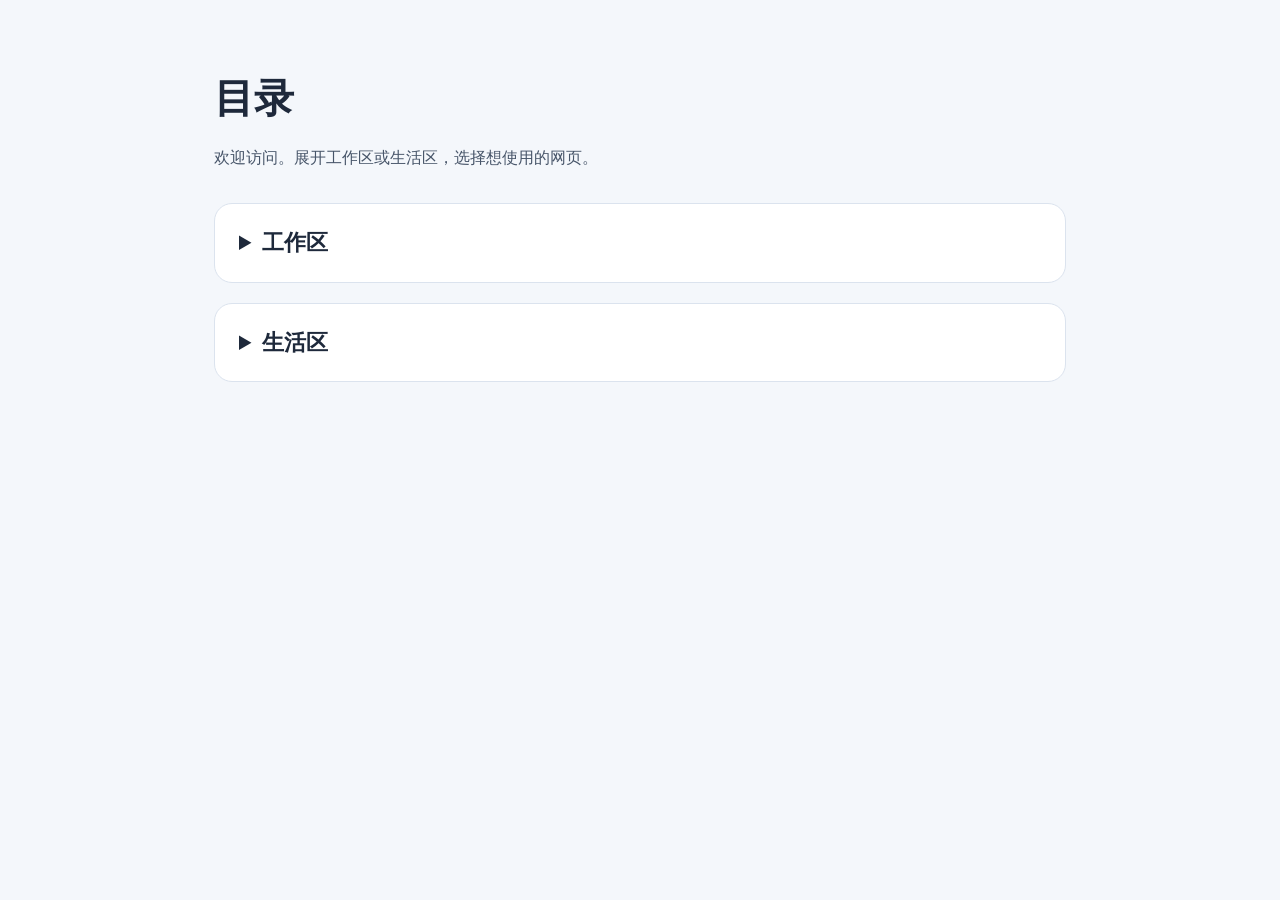
<file: index.html>
<!DOCTYPE html>
<html lang="zh-CN">
<head>
  <meta charset="UTF-8">
  <meta name="viewport" content="width=device-width, initial-scale=1">
  <meta name="description" content="我的网页目录，按工作区和生活区分类浏览。">
  <title>我的网页目录</title>

  <style>
    * {
      box-sizing: border-box;
    }

    body {
      margin: 0;
      font-family: system-ui, -apple-system, "Segoe UI",
        "Microsoft YaHei", sans-serif;
      line-height: 1.7;
      color: #1e293b;
      background: #f4f7fb;
    }

    main {
      width: min(900px, 100%);
      margin: 0 auto;
      padding: 64px 24px;
    }

    h1 {
      margin: 0 0 12px;
      font-size: clamp(28px, 5vw, 40px);
    }

    .intro {
      margin: 0 0 32px;
      color: #475569;
    }

    .area {
      margin-bottom: 20px;
      border: 1px solid #dbe3ee;
      border-radius: 18px;
      background: #fff;
    }

    .area summary {
      padding: 20px 24px;
      border-radius: 18px;
      cursor: pointer;
      color: #1e293b;
      font-size: 22px;
      font-weight: 700;
    }

    .area summary:hover {
      background: #eff6ff;
    }

    .area summary:focus-visible {
      outline: 3px solid #2563eb;
      outline-offset: 4px;
    }

    .area summary h2 {
      display: inline;
      margin: 0;
      font: inherit;
    }

    .area[open] summary {
      margin-bottom: 4px;
    }

    .pages {
      display: grid;
      grid-template-columns: repeat(auto-fit, minmax(min(240px, 100%), 1fr));
      gap: 20px;
      padding: 0 20px 20px;
      margin: 0;
      list-style: none;
    }

    .card {
      display: block;
      height: 100%;
      padding: 24px;
      color: inherit;
      text-decoration: none;
      background: #fff;
      border: 1px solid #dbe3ee;
      border-radius: 16px;
      transition: border-color 0.2s, box-shadow 0.2s;
    }

    .card:hover {
      border-color: #2563eb;
      box-shadow: 0 8px 24px rgb(15 23 42 / 8%);
    }

    .card:focus-visible {
      outline: 3px solid #2563eb;
      outline-offset: 4px;
    }

    .card h3 {
      margin: 0 0 8px;
      font-size: 21px;
    }

    .card p {
      margin: 0 0 20px;
      color: #475569;
    }

    .card span {
      color: #1d4ed8;
      font-weight: 600;
    }

    footer {
      margin-top: 40px;
      color: #64748b;
      font-size: 14px;
    }

    [hidden] { display: none !important; }
    .password-dialog {
      width: min(400px, calc(100% - 32px));
      max-height: calc(100dvh - 32px);
      overflow: auto;
      padding: 24px;
      color: #1e293b;
      border: 1px solid #dbe3ee;
      border-radius: 16px;
      box-shadow: 0 20px 60px rgb(15 23 42 / 20%);
    }
    .password-dialog::backdrop { background: rgb(15 23 42 / 45%); }
    .password-dialog h2 { margin: 0 0 8px; }
    .password-dialog p { margin: 0 0 16px; color: #475569; }
    .password-dialog label { display: block; margin-bottom: 6px; }
    .password-dialog input {
      width: 100%; min-height: 44px; padding: 10px 12px;
      font: inherit; font-size: 16px;
      border: 1px solid #94a3b8; border-radius: 8px;
    }
    .password-dialog .password-error { min-height: 24px; margin: 8px 0 16px; color: #b91c1c; font-size: 14px; }
    .dialog-actions { display: flex; flex-wrap: wrap; gap: 12px; justify-content: flex-end; }
    .dialog-actions button {
      min-height: 44px; padding: 8px 18px; font: inherit; cursor: pointer;
      color: #1e293b; background: #f1f5f9; border: 1px solid #cbd5e1; border-radius: 8px;
    }
    .dialog-actions .primary { color: #fff; background: #2563eb; border-color: #2563eb; }
    .password-dialog :is(input, button):focus-visible { outline: 3px solid #2563eb; outline-offset: 3px; }

    @media (prefers-reduced-motion: reduce) {
      .card {
        transition: none;
      }
    }
  </style>
</head>

<body>
  <main>
    <header>
      <h1>目录</h1>
      <p class="intro">欢迎访问。展开工作区或生活区，选择想使用的网页。</p>
    </header>

    <nav aria-label="网页目录">
      <details class="area" id="work-area">
        <summary><h2>工作区</h2></summary>
      <ul class="pages">
        <li>
          <a class="card" href="./single_wire_magnetic_simulator.html">
            <h3>单根直导线磁场分布</h3>
            <span>开始</span>
          </a>
        </li>

        <li>
          <a class="card" href="./wire_model_ampacity_evaluator.html">
            <h3>导线载流能力评估</h3>
            <!-- <p>判断矩形截面导线何时可近似为无限长、无限细模型，并比较材料载流能力与磁场误差。</p> -->
            <span>开始</span>
          </a>
        </li>

        <li>
          <a class="card" href="./Two_wire_magnetic_simulator.html">
            <h3>双导线磁场仿真</h3>
            <!-- <p>调节矩形截面、间距、高度、电流和材质，查看二维磁场与沿 X 方向的曲线。</p> -->
            <span>开始</span>
          </a>
        </li>

        <li>
          <a class="card" href="./NV_current_magnetic_imaging_evaluator.html">
            <h3>电流磁成像能力评估</h3>
            <!-- <p>用磁灵敏度、电流、距离和成像参数进行双向指标反推，并评判指定线间距的可区分性。</p> -->
            <span>开始</span>
          </a>
        </li>

        <li>
          <a class="card" href="./image-roi-analyzer.html">
            <h3>双图像 ROI 特征分析</h3>
            <!-- <p>同步读取光学图与磁场分量图，分析横向及纵向 ROI 的 FWHM 中点、零点与位置差。</p> -->
            <span>开始</span>
          </a>
        </li>

        <li>
          <a class="card" href="./pixel-brightness-filter.html">
            <h3>像素亮度筛选与配色</h3>
            <span>开始</span>
          </a>
        </li>

      </ul>
      </details>

      <details class="area" id="life-area">
        <summary><h2>生活区</h2></summary>
        <noscript><p>请启用 JavaScript 后输入密码打开生活区。</p></noscript>
        <ul class="pages" id="life-pages" hidden>
        <li>
          <a class="card" href="./pindou.html">
            <h3>图片转拼豆</h3>
            <span>开始</span>
          </a>
        </li>
      </ul>
      </details>
    </nav>

    <!-- <footer>
      本网站通过 GitHub Pages 发布。
    </footer> -->
  </main>
  <dialog id="life-password-dialog" class="password-dialog" aria-labelledby="life-password-title" aria-describedby="life-password-description">
    <form id="life-password-form">
      <h2 id="life-password-title">打开生活区</h2>
      <p id="life-password-description">请输入访问密码。</p>
      <label for="life-password">密码</label>
      <input id="life-password" type="password" inputmode="numeric" autocomplete="off" aria-describedby="life-password-error" required autofocus>
      <p id="life-password-error" class="password-error" role="alert"></p>
      <div class="dialog-actions">
        <button id="life-password-cancel" type="button">取消</button>
        <button class="primary" type="submit">确认打开</button>
      </div>
    </form>
  </dialog>
  <script>
    const lifeArea = document.getElementById('life-area');
    const lifePages = document.getElementById('life-pages');
    const passwordDialog = document.getElementById('life-password-dialog');
    const passwordForm = document.getElementById('life-password-form');
    const passwordInput = document.getElementById('life-password');
    const passwordError = document.getElementById('life-password-error');

    lifeArea.querySelector('summary').addEventListener('click', event => {
      if (lifeArea.open) return;
      event.preventDefault();
      passwordDialog.showModal();
    });

    passwordForm.addEventListener('submit', event => {
      event.preventDefault();
      if (passwordInput.value !== '970603') {
        passwordError.textContent = '密码错误，请重试。';
        passwordInput.setAttribute('aria-invalid', 'true');
        passwordInput.focus();
        passwordInput.select();
        return;
      }
      lifePages.hidden = false;
      lifeArea.open = true;
      passwordDialog.close();
    });

    passwordInput.addEventListener('input', () => {
      passwordError.textContent = '';
      passwordInput.removeAttribute('aria-invalid');
    });

    document.getElementById('life-password-cancel').addEventListener('click', () => passwordDialog.close());

    passwordDialog.addEventListener('close', () => {
      passwordForm.reset();
      passwordError.textContent = '';
      passwordInput.removeAttribute('aria-invalid');
    });

    lifeArea.addEventListener('toggle', () => {
      if (!lifeArea.open) lifePages.hidden = true;
    });
  </script>
</body>
</html>
</file>
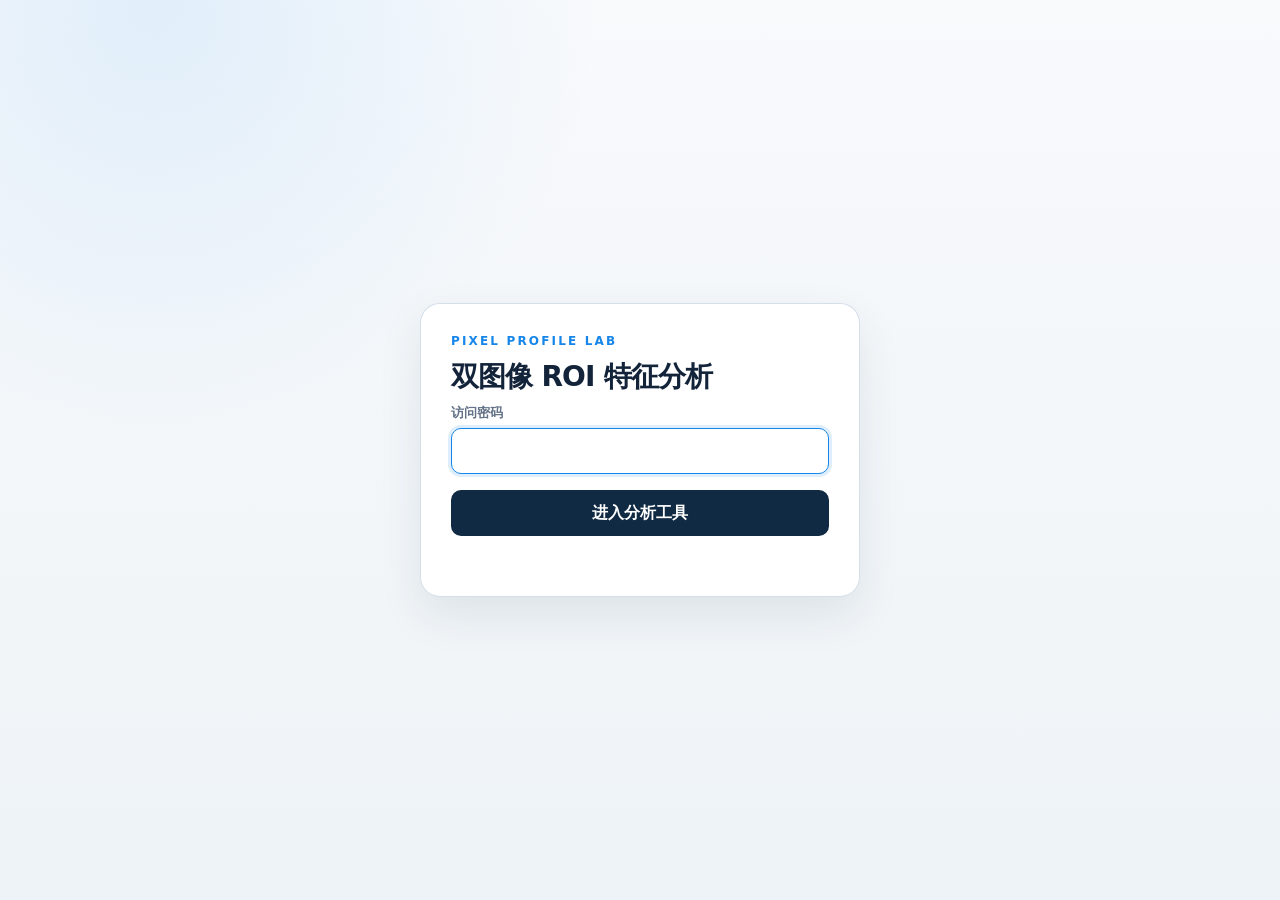
<file: image-roi-analyzer.html>
<!doctype html>
<html lang="zh-CN">
<head>
  <meta charset="utf-8">
  <meta name="viewport" content="width=device-width, initial-scale=1">
  <title>双图像 ROI 特征分析</title>
  <style>
    :root {
      --ink: #13243a;
      --muted: #637287;
      --line: #dfe6ee;
      --paper: #ffffff;
      --wash: #f4f7fa;
      --navy: #102a43;
      --blue: #1686e8;
      --blue-soft: rgba(22, 134, 232, .18);
      --red: #ef4b4f;
      --red-soft: rgba(239, 75, 79, .17);
      --green: #16865a;
      --amber: #b66a00;
      --shadow: 0 18px 45px rgba(21, 43, 68, .09);
    }

    * { box-sizing: border-box; }

    html, body { min-height: 100%; }

    body {
      margin: 0;
      color: var(--ink);
      background:
        radial-gradient(circle at 12% 0%, rgba(22, 134, 232, .10), transparent 28rem),
        linear-gradient(180deg, #f8fafc 0, #eef3f7 100%);
      font-family: Inter, "PingFang SC", "Microsoft YaHei", system-ui, sans-serif;
    }

    button, input { font: inherit; }

    .hidden { display: none !important; }

    .gate {
      min-height: 100vh;
      display: grid;
      place-items: center;
      padding: 24px;
    }

    .gate-card {
      width: min(440px, 100%);
      padding: 30px;
      background: rgba(255, 255, 255, .96);
      border: 1px solid rgba(211, 222, 233, .95);
      border-radius: 20px;
      box-shadow: var(--shadow);
    }

    .gate-card .eyebrow { margin-bottom: 10px; }
    .gate-card h1 { margin: 0 0 8px; font-size: 28px; letter-spacing: -.03em; }
    .gate-card > p:not(.eyebrow):not(.gate-error) { margin: 0 0 20px; color: var(--muted); }

    .password-field label {
      display: block;
      margin-bottom: 6px;
      color: var(--muted);
      font-size: 13px;
      font-weight: 750;
    }

    .password-field input {
      width: 100%;
      min-height: 46px;
      padding: 10px 12px;
      color: var(--ink);
      background: #fff;
      border: 1px solid #c9d5e2;
      border-radius: 10px;
      outline: none;
    }

    .password-field input:focus { border-color: var(--blue); box-shadow: 0 0 0 3px rgba(22, 134, 232, .14); }

    .gate-primary {
      width: 100%;
      min-height: 46px;
      margin-top: 16px;
      color: #fff;
      background: var(--navy);
      border: 0;
      border-radius: 10px;
      font-weight: 800;
      cursor: pointer;
    }

    .gate-primary:hover { background: #173c5f; }
    .gate-error { min-height: 20px; margin: 10px 0 0; color: #b12d32; font-size: 13px; font-weight: 700; }

    .shell { width: min(1560px, calc(100% - 40px)); margin: 0 auto; padding: 34px 0 60px; }

    .topbar {
      display: flex;
      justify-content: space-between;
      align-items: flex-start;
      gap: 24px;
      margin-bottom: 24px;
    }

    .eyebrow {
      margin: 0 0 8px;
      color: var(--blue);
      font-size: 12px;
      font-weight: 800;
      letter-spacing: .18em;
      text-transform: uppercase;
    }

    h1 { margin: 0; font-size: clamp(25px, 3vw, 42px); letter-spacing: -.04em; }

    .subtitle { margin: 10px 0 0; color: var(--muted); max-width: 820px; line-height: 1.7; }

    .privacy {
      padding: 10px 14px;
      border: 1px solid #cfe8dc;
      border-radius: 999px;
      color: var(--green);
      background: #f1fbf6;
      font-size: 13px;
      font-weight: 750;
    }

    .top-actions {
      flex: 0 0 auto;
      display: flex;
      align-items: center;
      justify-content: flex-end;
      gap: 10px;
      flex-wrap: wrap;
    }

    .home-link {
      display: inline-flex;
      align-items: center;
      justify-content: center;
      min-height: 39px;
      padding: 9px 14px;
      color: var(--navy);
      background: rgba(255, 255, 255, .88);
      border: 1px solid #cad6e2;
      border-radius: 999px;
      text-decoration: none;
      font-size: 13px;
      font-weight: 800;
      transition: border-color .18s, background .18s, transform .18s;
    }

    .home-link:hover { border-color: var(--blue); background: #fff; transform: translateY(-1px); }
    .home-link:focus-visible { outline: 3px solid rgba(22, 134, 232, .28); outline-offset: 2px; }

    .card {
      background: rgba(255, 255, 255, .94);
      border: 1px solid rgba(211, 222, 233, .9);
      border-radius: 20px;
      box-shadow: var(--shadow);
    }

    .loaders {
      display: grid;
      grid-template-columns: 1fr 1fr;
      gap: 16px;
      padding: 16px;
      margin-bottom: 18px;
    }

    .dropzone {
      min-height: 164px;
      padding: 22px;
      border: 1.5px dashed #b8c5d4;
      border-radius: 15px;
      background: #fbfcfe;
      display: grid;
      grid-template-columns: auto 1fr auto;
      align-items: center;
      gap: 17px;
      cursor: pointer;
      transition: border-color .18s, background .18s, transform .18s;
      outline: none;
    }

    .dropzone:hover, .dropzone:focus-visible, .dropzone.is-over {
      border-color: var(--blue);
      background: #f1f8fe;
      transform: translateY(-1px);
    }

    .dropzone[data-kind="B"]:hover,
    .dropzone[data-kind="B"]:focus-visible,
    .dropzone[data-kind="B"].is-over { border-color: var(--red); background: #fff6f6; }

    .drop-icon {
      width: 52px;
      height: 52px;
      display: grid;
      place-items: center;
      color: var(--blue);
      background: #e9f5ff;
      border-radius: 14px;
      font-size: 25px;
      font-weight: 300;
    }

    [data-kind="B"] .drop-icon { color: var(--red); background: #fff0f0; }

    .drop-copy h2 { margin: 0 0 5px; font-size: 17px; }
    .drop-copy p { margin: 0; color: var(--muted); font-size: 13px; line-height: 1.55; }

    .choose {
      border: 1px solid var(--line);
      border-radius: 10px;
      padding: 9px 13px;
      background: white;
      color: var(--ink);
      font-weight: 750;
      cursor: pointer;
      white-space: nowrap;
    }

    .file-meta {
      grid-column: 2 / 4;
      min-height: 20px;
      color: var(--muted);
      font-size: 12px;
      overflow-wrap: anywhere;
    }

    .file-meta.loaded { color: var(--green); font-weight: 700; }
    .file-meta.error { color: #b12d32; }

    .statusbar {
      display: flex;
      align-items: center;
      justify-content: space-between;
      gap: 16px;
      padding: 13px 18px;
      margin-bottom: 18px;
      border-radius: 14px;
      background: var(--navy);
      color: white;
      box-shadow: var(--shadow);
    }

    .status-main { display: flex; align-items: center; gap: 10px; min-width: 0; }
    .status-dot { width: 9px; height: 9px; border-radius: 50%; background: #7d8ca0; flex: 0 0 auto; }
    .status-dot.ready { background: #47d79a; box-shadow: 0 0 0 5px rgba(71, 215, 154, .14); }
    .status-dot.busy { background: #ffd166; }
    .status-dot.error { background: #ff7175; }
    #statusText { font-size: 13px; overflow: hidden; text-overflow: ellipsis; white-space: nowrap; }

    .clear-btn {
      border: 0;
      color: #dbe7f4;
      background: transparent;
      font-weight: 700;
      cursor: pointer;
    }

    .viewer-card { padding: 18px; margin-bottom: 18px; }

    .section-head {
      display: flex;
      align-items: flex-end;
      justify-content: space-between;
      gap: 20px;
      margin-bottom: 14px;
    }

    .section-head h2 { margin: 0; font-size: 18px; }
    .section-head p { margin: 5px 0 0; color: var(--muted); font-size: 13px; }

    .legend { display: flex; flex-wrap: wrap; gap: 14px; color: var(--muted); font-size: 12px; }
    .legend span { display: inline-flex; align-items: center; gap: 6px; }
    .swatch { width: 17px; height: 8px; border-radius: 3px; }
    .swatch.blue { background: var(--blue); }
    .swatch.red { background: var(--red); }

    .viewers { display: grid; grid-template-columns: 1fr 1fr; gap: 16px; }

    .viewer {
      min-width: 0;
      border: 1px solid var(--line);
      border-radius: 15px;
      overflow: hidden;
      background: #0a1420;
    }

    .viewer-title {
      height: 42px;
      display: flex;
      align-items: center;
      justify-content: space-between;
      padding: 0 14px;
      background: white;
      border-bottom: 1px solid var(--line);
      font-size: 13px;
      font-weight: 800;
    }

    .viewer-title small { color: var(--muted); font-weight: 500; }

    .canvas-wrap {
      position: relative;
      min-height: 320px;
      display: grid;
      place-items: center;
      overflow: hidden;
      background-color: #101d2c;
      background-image:
        linear-gradient(45deg, rgba(255,255,255,.025) 25%, transparent 25%),
        linear-gradient(-45deg, rgba(255,255,255,.025) 25%, transparent 25%),
        linear-gradient(45deg, transparent 75%, rgba(255,255,255,.025) 75%),
        linear-gradient(-45deg, transparent 75%, rgba(255,255,255,.025) 75%);
      background-size: 18px 18px;
      background-position: 0 0, 0 9px, 9px -9px, -9px 0;
    }

    .image-canvas {
      display: block;
      max-width: 100%;
      max-height: 70vh;
      width: auto;
      height: auto;
      touch-action: none;
      user-select: none;
    }

    #canvasA { cursor: crosshair; }

    .empty-state {
      position: absolute;
      inset: 0;
      display: grid;
      place-items: center;
      color: #8394a8;
      font-size: 13px;
      pointer-events: none;
    }

    .analysis-grid { display: grid; grid-template-columns: 1fr 1fr; gap: 18px; }

    .vector-result {
      display: flex;
      align-items: center;
      justify-content: space-between;
      gap: 22px;
      margin-bottom: 18px;
      padding: 18px 22px;
      color: #eaf5ff;
      background: linear-gradient(135deg, var(--navy), #174f76);
      border-color: rgba(255, 255, 255, .08);
    }

    .vector-result label {
      display: block;
      color: #a9c8df;
      font-size: 12px;
      font-weight: 800;
      letter-spacing: .08em;
      text-transform: uppercase;
    }

    .vector-result p { margin: 5px 0 0; color: #c4d9e8; font-size: 13px; }
    .vector-value { flex: 0 0 auto; color: #fff; font-size: clamp(24px, 3vw, 34px); font-variant-numeric: tabular-nums; }

    .save-panel { margin-bottom: 18px; padding: 18px 20px; }
    .save-panel h2, .statistics-card h2 { margin: 0; font-size: 18px; }
    .save-panel > p { margin: 5px 0 14px; color: var(--muted); font-size: 13px; }
    .save-row { display: grid; grid-template-columns: minmax(220px, 1fr) auto; gap: 10px; align-items: end; }
    .save-field label { display: block; margin-bottom: 6px; color: var(--muted); font-size: 12px; font-weight: 800; }
    .save-field input { width: 100%; min-height: 44px; padding: 9px 12px; color: var(--ink); background: #fff; border: 1px solid #c9d5e2; border-radius: 10px; outline: none; }
    .save-field input:focus { border-color: var(--blue); box-shadow: 0 0 0 3px rgba(22, 134, 232, .14); }
    .save-button { min-height: 44px; padding: 9px 18px; color: #fff; background: var(--blue); border: 0; border-radius: 10px; font-weight: 800; cursor: pointer; }
    .save-button:hover:not(:disabled) { background: #0874d0; }
    .save-button:disabled { cursor: not-allowed; opacity: .48; }
    .save-feedback { min-height: 20px; margin: 9px 0 0; color: var(--muted); font-size: 12px; }
    .save-feedback.success { color: var(--green); }
    .save-feedback.error { color: #b12d32; }

    .statistics-card { margin-top: 18px; padding: 18px; }
    .statistics-head { display: flex; align-items: center; justify-content: space-between; gap: 16px; margin-bottom: 14px; }
    .statistics-actions { display: flex; gap: 9px; flex-wrap: wrap; }
    .statistics-head p { margin: 5px 0 0; color: var(--muted); font-size: 13px; }
    .secondary-button { min-height: 38px; padding: 7px 12px; color: var(--ink); background: #fff; border: 1px solid #c9d5e2; border-radius: 9px; font-weight: 750; cursor: pointer; }
    .secondary-button:hover:not(:disabled) { border-color: var(--blue); }
    .secondary-button:disabled { cursor: not-allowed; opacity: .45; }
    .secondary-button.danger { color: #b12d32; border-color: #efc8ca; }
    .secondary-button.compact { min-height: 30px; padding: 4px 9px; font-size: 12px; }
    .statistics-empty { padding: 28px 16px; color: var(--muted); background: var(--wash); border: 1px dashed #c9d5e2; border-radius: 12px; text-align: center; font-size: 13px; }
    .statistics-table-wrap { overflow-x: auto; border: 1px solid var(--line); border-radius: 12px; }
    .statistics-table { width: 100%; min-width: 930px; border-collapse: collapse; font-size: 12px; }
    .statistics-table th, .statistics-table td { padding: 10px 12px; border-bottom: 1px solid var(--line); text-align: left; white-space: nowrap; }
    .statistics-table th { color: var(--muted); background: var(--wash); font-size: 11px; letter-spacing: .04em; }
    .statistics-table tbody tr:last-child td { border-bottom: 0; }
    .statistics-table .number { text-align: right; font-variant-numeric: tabular-nums; }
    .group-row td { padding: 11px 12px; background: #edf5fb; }
    .group-line { display: flex; align-items: center; justify-content: space-between; gap: 14px; }
    .group-line strong { color: var(--navy); font-size: 13px; }
    .group-files { margin-left: 10px; color: var(--muted); font-weight: 500; white-space: normal; overflow-wrap: anywhere; }

    .analysis-card { overflow: hidden; }
    .mode-head { padding: 18px 20px 15px; border-bottom: 1px solid var(--line); }
    .mode-title { display: flex; align-items: center; gap: 10px; }
    .mode-title h2 { margin: 0; font-size: 18px; }
    .mode-chip { width: 10px; height: 10px; border-radius: 3px; }
    .mode-chip.blue { background: var(--blue); }
    .mode-chip.red { background: var(--red); }
    .mode-head p { margin: 7px 0 0; color: var(--muted); font-size: 12px; }

    .metrics {
      display: grid;
      grid-template-columns: repeat(4, 1fr);
      gap: 8px;
      padding: 14px 14px 0;
    }

    .metric { min-width: 0; padding: 11px; border: 1px solid var(--line); border-radius: 11px; background: var(--wash); }
    .metric label { display: block; color: var(--muted); font-size: 10px; font-weight: 800; letter-spacing: .06em; text-transform: uppercase; }
    .metric strong { display: block; margin-top: 5px; font-size: 14px; white-space: nowrap; overflow: hidden; text-overflow: ellipsis; }

    .charts { padding: 8px 14px 4px; }
    .chart-box { position: relative; height: 210px; margin: 8px 0; border: 1px solid var(--line); border-radius: 12px; overflow: hidden; background: #fff; }
    .chart-box canvas { display: block; width: 100%; height: 100%; }

    .warnings { min-height: 44px; margin: 0 14px 14px; padding: 11px 13px; border-radius: 10px; background: #f5f8fa; color: var(--muted); font-size: 12px; line-height: 1.55; }
    .warnings.has-warning { color: #8b5100; background: #fff7e7; border: 1px solid #f3d8a2; }
    .warnings.ok { color: var(--green); background: #f0faf5; border: 1px solid #ccebdc; }

    .footnote { margin: 18px 4px 0; color: var(--muted); font-size: 12px; line-height: 1.65; }

    @media (max-width: 1050px) {
      .analysis-grid { grid-template-columns: 1fr; }
      .canvas-wrap { min-height: 260px; }
    }

    @media (max-width: 760px) {
      .shell { width: min(100% - 22px, 1560px); padding-top: 22px; }
      .topbar, .section-head { align-items: flex-start; flex-direction: column; }
      .loaders, .viewers { grid-template-columns: 1fr; }
      .dropzone { grid-template-columns: auto 1fr; }
      .choose { grid-column: 2; justify-self: start; }
      .file-meta { grid-column: 2; }
      .metrics { grid-template-columns: 1fr 1fr; }
      .top-actions { justify-content: flex-start; }
      .vector-result { align-items: flex-start; flex-direction: column; }
      .save-row { grid-template-columns: 1fr; }
      .statistics-head { align-items: flex-start; flex-direction: column; }
      .statistics-actions { width: 100%; }
    }
  </style>
</head>
<body>
  <section id="accessGate" class="gate" aria-labelledby="gateTitle">
    <form id="accessForm" class="gate-card">
      <p class="eyebrow">PIXEL PROFILE LAB</p>
      <h1 id="gateTitle">双图像 ROI 特征分析</h1>
      <!-- <p>请输入访问密码进入分析工具。</p> -->
      <div class="password-field">
        <label for="accessPassword">访问密码</label>
        <input id="accessPassword" type="password" autocomplete="current-password" required autofocus>
      </div>
      <button class="gate-primary" type="submit">进入分析工具</button>
      <p id="accessError" class="gate-error" role="alert" aria-live="assertive"></p>
    </form>
  </section>

  <main id="app" class="shell hidden">
    <header class="topbar">
      <div>
        <p class="eyebrow">PIXEL PROFILE LAB</p>
        <h1>双图像 ROI 特征分析</h1>
        <p class="subtitle">同步比较光学图与磁场分量图。纵向拖动选择蓝色行 ROI，横向拖动选择红色列 ROI；两组分析始终同时保留。</p>
      </div>
      <div class="top-actions">
        <a class="home-link" href="./index.html">返回首页</a>
        <div class="privacy">● 文件仅在本机处理</div>
      </div>
    </header>

    <section class="card loaders" aria-label="图像导入">
      <div class="dropzone" data-kind="A" tabindex="0" role="button" aria-label="导入光学图 A">
        <div class="drop-icon">A</div>
        <div class="drop-copy">
          <h2>光学图 A</h2>
          <p>拖入 TIFF、PNG、JPEG、WebP 或 BMP<br>彩色图将以亮度数据参与分析</p>
        </div>
        <button class="choose" type="button">选择文件</button>
        <div class="file-meta" id="metaA">尚未载入文件</div>
        <input id="fileA" type="file" hidden accept=".tif,.tiff,.png,.jpg,.jpeg,.webp,.bmp,image/tiff,image/png,image/jpeg,image/webp,image/bmp">
      </div>
      <div class="dropzone" data-kind="B" tabindex="0" role="button" aria-label="导入磁场分量图 B">
        <div class="drop-icon">B</div>
        <div class="drop-copy">
          <h2>磁场分量图 B</h2>
          <p>建议使用含符号原始值的 TIFF<br>普通图片会按亮度数据读取</p>
        </div>
        <button class="choose" type="button">选择文件</button>
        <div class="file-meta" id="metaB">尚未载入文件</div>
        <input id="fileB" type="file" hidden accept=".tif,.tiff,.png,.jpg,.jpeg,.webp,.bmp,image/tiff,image/png,image/jpeg,image/webp,image/bmp">
      </div>
    </section>

    <div class="statusbar" role="status" aria-live="polite">
      <div class="status-main"><span class="status-dot" id="statusDot"></span><span id="statusText">请分别载入光学图 A 和磁场分量图 B</span></div>
      <button class="clear-btn" id="clearAll" type="button">清空图像</button>
    </div>

    <section class="card viewer-card">
      <div class="section-head">
        <div>
          <h2>同步图像视图</h2>
          <p>仅在图 A 上拖动。系统依据主要拖动方向锁定 ROI，松开后计算原始分辨率数据。</p>
        </div>
        <div class="legend">
          <span><i class="swatch blue"></i>纵向拖动 · 行 ROI</span>
          <span><i class="swatch red"></i>横向拖动 · 列 ROI</span>
        </div>
      </div>
      <div class="viewers">
        <div class="viewer">
          <div class="viewer-title"><span>光学图 A</span><small>交互画布</small></div>
          <div class="canvas-wrap"><canvas class="image-canvas" id="canvasA"></canvas><div class="empty-state" id="emptyA">等待载入光学图</div></div>
        </div>
        <div class="viewer">
          <div class="viewer-title"><span>磁场分量图 B</span><small>同步视图</small></div>
          <div class="canvas-wrap"><canvas class="image-canvas" id="canvasB"></canvas><div class="empty-state" id="emptyB">等待载入磁场分量图</div></div>
        </div>
      </div>
    </section>

    <section class="card vector-result" aria-live="polite">
      <div>
        <label>二维合成位置差</label>
        <p>根据横向与纵向绝对差值计算：√(Δx² + Δy²)</p>
      </div>
      <strong class="vector-value" id="totalDelta">—</strong>
    </section>

    <section class="card save-panel">
      <h2>保存当前选区结果</h2>
      <p>输入名称后手动保存。每组 A/B 图像最多保存 5 次选区结果。</p>
      <form id="saveResultForm" class="save-row">
        <div class="save-field">
          <label for="resultName">结果名称</label>
          <input id="resultName" type="text" maxlength="60" placeholder="例如：中心区域、左侧缺陷区" autocomplete="off">
        </div>
        <button class="save-button" id="saveResult" type="submit" disabled>保存本次结果</button>
      </form>
      <p class="save-feedback" id="saveFeedback" role="status" aria-live="polite">载入图像并获得有效的横向、纵向结果后即可保存。</p>
    </section>

    <section class="analysis-grid">
      <article class="card analysis-card">
        <div class="mode-head">
          <div class="mode-title"><i class="mode-chip blue"></i><h2>横向模式</h2></div>
          <p>选定行区间，对每一列求平均；曲线横轴对应原图 x 坐标。</p>
        </div>
        <div class="metrics">
          <div class="metric"><label>行 ROI</label><strong id="hRoi">—</strong></div>
          <div class="metric"><label>A · FWHM 中点</label><strong id="hMid">—</strong></div>
          <div class="metric"><label>B · 零点</label><strong id="hZero">—</strong></div>
          <div class="metric"><label>|Δx| = |xB − xA|</label><strong id="hDelta">—</strong></div>
        </div>
        <div class="charts">
          <div class="chart-box"><canvas id="chartHA"></canvas></div>
          <div class="chart-box"><canvas id="chartHB"></canvas></div>
        </div>
        <div class="warnings" id="warnH">载入两张同尺寸图像后开始分析。</div>
      </article>

      <article class="card analysis-card">
        <div class="mode-head">
          <div class="mode-title"><i class="mode-chip red"></i><h2>纵向模式</h2></div>
          <p>选定列区间，对每一行求平均；曲线横轴对应原图 y 坐标。</p>
        </div>
        <div class="metrics">
          <div class="metric"><label>列 ROI</label><strong id="vRoi">—</strong></div>
          <div class="metric"><label>A · FWHM 中点</label><strong id="vMid">—</strong></div>
          <div class="metric"><label>B · 零点</label><strong id="vZero">—</strong></div>
          <div class="metric"><label>|Δy| = |yB − yA|</label><strong id="vDelta">—</strong></div>
        </div>
        <div class="charts">
          <div class="chart-box"><canvas id="chartVA"></canvas></div>
          <div class="chart-box"><canvas id="chartVB"></canvas></div>
        </div>
        <div class="warnings" id="warnV">载入两张同尺寸图像后开始分析。</div>
      </article>
    </section>

    <section class="card statistics-card">
      <div class="statistics-head">
        <div>
          <h2>选区结果统计</h2>
          <p id="statisticsSummary">已保存 0/25 条 · 0/5 组图像</p>
        </div>
        <div class="statistics-actions">
          <button class="secondary-button" id="exportReport" type="button" disabled>打印 PDF 报告</button>
          <button class="secondary-button danger" id="clearStatistics" type="button" disabled>清空统计</button>
        </div>
      </div>
      <div class="statistics-empty" id="statisticsEmpty">尚未保存结果。输入名称并点击“保存本次结果”后，数据会显示在这里。</div>
      <div class="statistics-table-wrap" id="statisticsTableWrap" hidden>
        <table class="statistics-table">
          <thead>
            <tr>
              <th>结果名称</th>
              <th>行 ROI</th>
              <th>列 ROI</th>
              <th class="number">|Δx|</th>
              <th class="number">|Δy|</th>
              <th class="number">合成位置差</th>
              <th>操作</th>
            </tr>
          </thead>
          <tbody id="statisticsBody"></tbody>
        </table>
      </div>
    </section>

    <p class="footnote">坐标从 0 开始，ROI 端点均包含在计算内。TIFF 保留原始数值；PNG/JPEG/WebP/BMP 由浏览器解码为 8 位亮度。JPEG 为有损格式，不建议用于精确的零点测量。</p>
  </main>

  <script type="module">
    const TIFF_ESM = 'https://cdn.jsdelivr.net/npm/geotiff@2.1.3/+esm';
    const ACCESS_HASH = '8d969eef6ecad3c29a3a629280e686cf0c3f5d5a86aff3ca12020c923adc6c92';
    const SESSION_KEY = 'image-roi-analyzer-access';
    const STATISTICS_KEY = 'image-roi-analyzer-statistics';
    const SNAPSHOT_DB = 'image-roi-analyzer-snapshots';
    const SNAPSHOT_STORE = 'group-images';
    const MAX_IMAGE_GROUPS = 5;
    const MAX_RESULTS_PER_GROUP = 5;
    const MAX_VIEW_W = 1200;
    const MAX_VIEW_H = 900;

    const state = {
      A: null,
      B: null,
      roiH: null,
      roiV: null,
      drag: null,
      results: { H: null, V: null },
      resizeTimer: 0
    };

    let statistics = loadStatistics();

    const $ = id => document.getElementById(id);
    const canvases = { A: $('canvasA'), B: $('canvasB') };
    const chartIds = ['chartHA', 'chartHB', 'chartVA', 'chartVB'];

    async function sha256(text) {
      const data = new TextEncoder().encode(text);
      const hash = await crypto.subtle.digest('SHA-256', data);
      return Array.from(new Uint8Array(hash)).map(value => value.toString(16).padStart(2, '0')).join('');
    }

    function unlock() {
      $('accessGate').classList.add('hidden');
      $('app').classList.remove('hidden');
      requestAnimationFrame(() => {
        clearCharts();
        drawAllCharts();
      });
    }

    $('accessForm').addEventListener('submit', async event => {
      event.preventDefault();
      const input = $('accessPassword');
      try {
        if (await sha256(input.value) === ACCESS_HASH) {
          sessionStorage.setItem(SESSION_KEY, 'ok');
          $('accessError').textContent = '';
          unlock();
        } else {
          $('accessError').textContent = '密码不正确。';
          input.select();
        }
      } catch (error) {
        $('accessError').textContent = '当前浏览器无法执行密码校验，请使用新版浏览器访问。';
      }
    });

    if (sessionStorage.getItem(SESSION_KEY) === 'ok') unlock();

    function setStatus(text, kind = '') {
      $('statusText').textContent = text;
      $('statusDot').className = 'status-dot' + (kind ? ` ${kind}` : '');
    }

    function formatNumber(value, digits = 2) {
      return Number.isFinite(value) ? `${value.toFixed(digits)} px` : '—';
    }

    function makeId() {
      return crypto.randomUUID?.() || Date.now() + '-' + Math.random().toString(16).slice(2);
    }

    function escapeHtml(value) {
      return String(value).replace(/[&<>'"]/g, character => ({ '&': '&amp;', '<': '&lt;', '>': '&gt;', "'": '&#39;', '"': '&quot;' })[character]);
    }

    function loadStatistics() {
      try {
        const saved = JSON.parse(sessionStorage.getItem(STATISTICS_KEY) || '[]');
        if (!Array.isArray(saved)) return [];
        return saved.slice(0, MAX_IMAGE_GROUPS).map(group => ({
          ...group,
          records: Array.isArray(group.records) ? group.records.slice(0, MAX_RESULTS_PER_GROUP) : []
        })).filter(group => group.id && group.key && group.records.length);
      } catch (_) {
        return [];
      }
    }

    function persistStatistics() {
      sessionStorage.setItem(STATISTICS_KEY, JSON.stringify(statistics));
    }

    function openSnapshotDatabase() {
      return new Promise((resolve, reject) => {
        if (!('indexedDB' in window)) {
          reject(new Error('当前浏览器不支持图像快照存储'));
          return;
        }
        const request = indexedDB.open(SNAPSHOT_DB, 1);
        request.onupgradeneeded = () => {
          const database = request.result;
          if (!database.objectStoreNames.contains(SNAPSHOT_STORE)) database.createObjectStore(SNAPSHOT_STORE, { keyPath: 'id' });
        };
        request.onsuccess = () => resolve(request.result);
        request.onerror = () => reject(request.error || new Error('无法打开图像快照存储'));
      });
    }

    function transactionDone(transaction) {
      return new Promise((resolve, reject) => {
        transaction.oncomplete = resolve;
        transaction.onerror = () => reject(transaction.error || new Error('图像快照存储失败'));
        transaction.onabort = () => reject(transaction.error || new Error('图像快照存储已中止'));
      });
    }

    function canvasBlob(canvas, type = 'image/jpeg', quality = .9) {
      return new Promise((resolve, reject) => canvas.toBlob(blob => blob ? resolve(blob) : reject(new Error('无法生成图像快照')), type, quality));
    }

    async function createSnapshotBlob(image) {
      const scale = Math.min(1, 1400 / image.width, 1000 / image.height);
      const canvas = document.createElement('canvas');
      canvas.width = Math.max(1, Math.round(image.width * scale));
      canvas.height = Math.max(1, Math.round(image.height * scale));
      const context = canvas.getContext('2d');
      context.fillStyle = '#ffffff';
      context.fillRect(0, 0, canvas.width, canvas.height);
      context.drawImage(image.display, 0, 0, canvas.width, canvas.height);
      return canvasBlob(canvas);
    }

    async function storeCurrentGroupSnapshots(groupId) {
      const [imageA, imageB] = await Promise.all([createSnapshotBlob(state.A), createSnapshotBlob(state.B)]);
      const database = await openSnapshotDatabase();
      const transaction = database.transaction(SNAPSHOT_STORE, 'readwrite');
      transaction.objectStore(SNAPSHOT_STORE).put({ id: groupId, imageA, imageB });
      await transactionDone(transaction);
      database.close();
    }

    async function loadGroupSnapshots(groupId) {
      const database = await openSnapshotDatabase();
      const transaction = database.transaction(SNAPSHOT_STORE, 'readonly');
      const request = transaction.objectStore(SNAPSHOT_STORE).get(groupId);
      const result = await new Promise((resolve, reject) => {
        request.onsuccess = () => resolve(request.result || null);
        request.onerror = () => reject(request.error || new Error('无法读取图像快照'));
      });
      database.close();
      return result;
    }

    async function deleteGroupSnapshots(groupId) {
      const database = await openSnapshotDatabase();
      const transaction = database.transaction(SNAPSHOT_STORE, 'readwrite');
      transaction.objectStore(SNAPSHOT_STORE).delete(groupId);
      await transactionDone(transaction);
      database.close();
    }

    async function clearGroupSnapshots() {
      const database = await openSnapshotDatabase();
      const transaction = database.transaction(SNAPSHOT_STORE, 'readwrite');
      transaction.objectStore(SNAPSHOT_STORE).clear();
      await transactionDone(transaction);
      database.close();
    }

    function currentPairKey() {
      if (!state.A?.file || !state.B?.file) return '';
      const fileKey = image => [image.file.name, image.file.size, image.file.lastModified, image.width, image.height].join(':');
      return fileKey(state.A) + '|' + fileKey(state.B);
    }

    function currentMeasurement() {
      const h = state.results.H;
      const v = state.results.V;
      if (!h || !v) return null;
      const dx = Math.abs(h.zero.zero - h.peak.midpoint);
      const dy = Math.abs(v.zero.zero - v.peak.midpoint);
      const distance = Math.hypot(dx, dy);
      if (![dx, dy, distance, h.peak.midpoint, h.zero.zero, v.peak.midpoint, v.zero.zero].every(Number.isFinite)) return null;
      return { dx, dy, distance };
    }

    function setSaveFeedback(message, kind = '') {
      const feedback = $('saveFeedback');
      feedback.className = 'save-feedback' + (kind ? ' ' + kind : '');
      feedback.textContent = message;
    }

    function updateSaveAvailability() {
      const measurement = currentMeasurement();
      $('saveResult').disabled = !measurement;
      if (!measurement) setSaveFeedback('载入图像并获得有效的横向、纵向结果后即可保存。');
    }

    function appendStatisticsCell(row, text, className = '') {
      const cell = document.createElement('td');
      cell.textContent = text;
      if (className) cell.className = className;
      row.appendChild(cell);
      return cell;
    }

    function renderStatistics() {
      const total = statistics.reduce((sum, group) => sum + group.records.length, 0);
      $('statisticsSummary').textContent = '已保存 ' + total + '/25 条 · ' + statistics.length + '/5 组图像';
      $('clearStatistics').disabled = total === 0;
      $('exportReport').disabled = total === 0;
      $('statisticsEmpty').hidden = total > 0;
      $('statisticsTableWrap').hidden = total === 0;
      const body = $('statisticsBody');
      body.replaceChildren();

      statistics.forEach((group, groupIndex) => {
        const groupRow = document.createElement('tr');
        groupRow.className = 'group-row';
        const groupCell = document.createElement('td');
        groupCell.colSpan = 7;
        const line = document.createElement('div');
        line.className = 'group-line';
        const info = document.createElement('div');
        const title = document.createElement('strong');
        title.textContent = '图像组 ' + (groupIndex + 1);
        const files = document.createElement('span');
        files.className = 'group-files';
        files.textContent = 'A：' + group.aName + ' · B：' + group.bName + ' · ' + group.width + '×' + group.height + ' px · ' + group.records.length + '/5 条';
        const deleteGroup = document.createElement('button');
        deleteGroup.type = 'button';
        deleteGroup.className = 'secondary-button danger compact';
        deleteGroup.dataset.action = 'delete-group';
        deleteGroup.dataset.groupId = group.id;
        deleteGroup.textContent = '删除整组';
        info.append(title, files);
        line.append(info, deleteGroup);
        groupCell.appendChild(line);
        groupRow.appendChild(groupCell);
        body.appendChild(groupRow);

        group.records.forEach(record => {
          const row = document.createElement('tr');
          const nameCell = appendStatisticsCell(row, record.name);
          const nameStrong = document.createElement('strong');
          nameStrong.textContent = record.name;
          nameCell.replaceChildren(nameStrong);
          appendStatisticsCell(row, record.roiH[0] + '–' + record.roiH[1] + ' px');
          appendStatisticsCell(row, record.roiV[0] + '–' + record.roiV[1] + ' px');
          appendStatisticsCell(row, record.dx.toFixed(2) + ' px', 'number');
          appendStatisticsCell(row, record.dy.toFixed(2) + ' px', 'number');
          const distanceCell = appendStatisticsCell(row, '', 'number');
          const distanceStrong = document.createElement('strong');
          distanceStrong.textContent = record.distance.toFixed(2) + ' px';
          distanceCell.appendChild(distanceStrong);
          const actionCell = appendStatisticsCell(row, '');
          const deleteRecord = document.createElement('button');
          deleteRecord.type = 'button';
          deleteRecord.className = 'secondary-button danger compact';
          deleteRecord.dataset.action = 'delete-record';
          deleteRecord.dataset.groupId = group.id;
          deleteRecord.dataset.recordId = record.id;
          deleteRecord.textContent = '删除';
          actionCell.appendChild(deleteRecord);
          body.appendChild(row);
        });
      });
    }

    async function markedSnapshotDataUrl(blob, group) {
      if (!blob) return '';
      const bitmap = await createImageBitmap(blob);
      const canvas = document.createElement('canvas');
      canvas.width = bitmap.width;
      canvas.height = bitmap.height;
      const context = canvas.getContext('2d');
      context.drawImage(bitmap, 0, 0);
      bitmap.close?.();
      const scaleX = canvas.width / group.width;
      const scaleY = canvas.height / group.height;
      const lineWidth = Math.max(2, Math.min(canvas.width, canvas.height) / 300);

      group.records.forEach((record, index) => {
        const horizontalY = record.roiH[0] * scaleY;
        const horizontalHeight = Math.max(2, (record.roiH[1] - record.roiH[0] + 1) * scaleY);
        const verticalX = record.roiV[0] * scaleX;
        const verticalWidth = Math.max(2, (record.roiV[1] - record.roiV[0] + 1) * scaleX);

        context.fillStyle = 'rgba(22, 134, 232, .08)';
        context.strokeStyle = 'rgba(22, 134, 232, .78)';
        context.lineWidth = lineWidth;
        context.fillRect(0, horizontalY, canvas.width, horizontalHeight);
        context.strokeRect(lineWidth / 2, horizontalY + lineWidth / 2, canvas.width - lineWidth, Math.max(1, horizontalHeight - lineWidth));

        context.fillStyle = 'rgba(239, 75, 79, .07)';
        context.strokeStyle = 'rgba(239, 75, 79, .78)';
        context.fillRect(verticalX, 0, verticalWidth, canvas.height);
        context.strokeRect(verticalX + lineWidth / 2, lineWidth / 2, Math.max(1, verticalWidth - lineWidth), canvas.height - lineWidth);

        const markerX = Math.max(16, Math.min(canvas.width - 16, verticalX + verticalWidth / 2));
        const markerY = Math.max(16, Math.min(canvas.height - 16, horizontalY + horizontalHeight / 2));
        const radius = Math.max(11, Math.min(19, Math.min(canvas.width, canvas.height) / 35));
        context.fillStyle = '#102a43';
        context.strokeStyle = '#ffffff';
        context.lineWidth = Math.max(2, lineWidth);
        context.beginPath();
        context.arc(markerX, markerY, radius, 0, Math.PI * 2);
        context.fill();
        context.stroke();
        context.fillStyle = '#ffffff';
        context.font = '700 ' + Math.round(radius * 1.05) + 'px Arial, sans-serif';
        context.textAlign = 'center';
        context.textBaseline = 'middle';
        context.fillText(String(index + 1), markerX, markerY + .5);
      });
      return canvas.toDataURL('image/jpeg', .9);
    }

    function reportTableRow(record, index) {
      return '<tr>' +
        '<td>' + (index + 1) + '</td>' +
        '<td><strong>' + escapeHtml(record.name) + '</strong></td>' +
        '<td>' + record.roiH[0] + '–' + record.roiH[1] + ' px</td>' +
        '<td>' + record.roiV[0] + '–' + record.roiV[1] + ' px</td>' +
        '<td class="num">' + record.dx.toFixed(2) + ' px</td>' +
        '<td class="num">' + record.dy.toFixed(2) + ' px</td>' +
        '<td class="num"><strong>' + record.distance.toFixed(2) + ' px</strong></td>' +
        '</tr>';
    }

    async function reportGroupSection(group, index) {
      let snapshots = null;
      try { snapshots = await loadGroupSnapshots(group.id); } catch (_) {}
      if (!snapshots && currentPairKey() === group.key) {
        try {
          await storeCurrentGroupSnapshots(group.id);
          snapshots = await loadGroupSnapshots(group.id);
        } catch (_) {}
      }
      const resultSections = [];
      for (let recordIndex = 0; recordIndex < group.records.length; recordIndex++) {
        const record = group.records[recordIndex];
        let imageA = '', imageB = '';
        if (snapshots) {
          const singleResultGroup = { ...group, records: [record] };
          try { [imageA, imageB] = await Promise.all([markedSnapshotDataUrl(snapshots.imageA, singleResultGroup), markedSnapshotDataUrl(snapshots.imageB, singleResultGroup)]); } catch (_) {}
        }
        const imageMarkup = imageA && imageB
          ? '<div class="images"><figure><img src="' + imageA + '" alt="光学图 A 选区标记"><figcaption>光学图 A · 本次选区</figcaption></figure><figure><img src="' + imageB + '" alt="磁场分量图 B 选区标记"><figcaption>磁场分量图 B · 本次选区</figcaption></figure></div>'
          : '<p class="snapshot-warning">此结果缺少本地视图快照，仅导出数值。重新载入该组 A/B 图片并再次保存任一结果后可补全快照。</p>';
        resultSections.push('<article class="result"><h3>' + (recordIndex + 1) + '. ' + escapeHtml(record.name) + '</h3>' +
          imageMarkup +
          '<div class="table-wrap"><table><thead><tr><th>序号</th><th>结果名称</th><th>行 ROI</th><th>列 ROI</th><th>|Δx|</th><th>|Δy|</th><th>合成位置差</th></tr></thead><tbody>' + reportTableRow(record, recordIndex) + '</tbody></table></div></article>');
      }
      return '<section class="group"><h2>图像组 ' + (index + 1) + '</h2>' +
        '<p class="meta">A：' + escapeHtml(group.aName) + '　 B：' + escapeHtml(group.bName) + '　 尺寸：' + group.width + ' × ' + group.height + ' px</p>' +
        '<p class="legend"><span class="blue"></span>蓝色：行 ROI　<span class="red"></span>红色：列 ROI　每次保存结果独立对应一对图像</p>' +
        resultSections.join('') + '</section>';
    }

    function reportDocument(sections, total) {
      const generatedAt = new Date().toLocaleString('zh-CN', { hour12: false });
      return '<!doctype html><html lang="zh-CN"><head><meta charset="utf-8"><meta name="viewport" content="width=device-width,initial-scale=1"><title>双图像 ROI 特征分析报告</title><style>' +
        '*{box-sizing:border-box}body{margin:0;color:#13243a;background:#eef3f7;font-family:Arial,"Microsoft YaHei",sans-serif;line-height:1.55}.page{width:min(1200px,calc(100% - 32px));margin:auto;padding:32px 0 60px}.report-head{display:flex;justify-content:space-between;gap:20px;align-items:flex-start;margin-bottom:22px;padding:24px;color:#fff;background:#102a43;border-radius:16px}.report-head h1{margin:0 0 8px;font-size:28px}.report-head p{margin:0;color:#bed2e2;font-size:13px}.print{padding:9px 14px;color:#102a43;background:#fff;border:0;border-radius:9px;font-weight:700;cursor:pointer}.group{margin:0 0 22px;padding:20px;background:#fff;border:1px solid #dfe6ee;border-radius:16px}.group h2{margin:0 0 5px;font-size:20px}.result{margin-top:18px;padding-top:16px;border-top:2px solid #e5ebf1;break-inside:avoid}.result h3{margin:0;color:#102a43;font-size:16px}.meta,.legend{margin:5px 0;color:#637287;font-size:12px}.legend span{display:inline-block;width:15px;height:7px;margin-right:4px;border-radius:2px}.legend .blue{background:#1686e8}.legend .red{background:#ef4b4f}.images{display:grid;grid-template-columns:repeat(2,max-content);justify-content:center;gap:14px;margin:15px 0}.images figure{margin:0;padding:8px;background:#0f1b29;border-radius:10px}.images img{display:block;width:6cm;height:6cm;object-fit:contain}.images figcaption{padding:7px 2px 0;color:#dce8f2;text-align:center;font-size:12px}.snapshot-warning{padding:13px;color:#8b5100;background:#fff7e7;border:1px solid #f3d8a2;border-radius:9px}.table-wrap{overflow-x:auto}table{width:100%;border-collapse:collapse;font-size:12px}th,td{padding:9px 10px;border-bottom:1px solid #dfe6ee;text-align:left;white-space:nowrap}th{color:#637287;background:#f4f7fa}.num{text-align:right;font-variant-numeric:tabular-nums}@media(max-width:720px){.report-head{flex-direction:column}.images{grid-template-columns:max-content}}@media print{body{background:#fff}.page{width:100%;padding:0}.print{display:none}.group{box-shadow:none}.result{break-inside:avoid;page-break-inside:avoid}}</style></head><body><main class="page"><header class="report-head"><div><h1>双图像 ROI 特征分析报告</h1><p>共 ' + statistics.length + ' 组图像，' + total + ' 条选区结果　·　生成时间：' + generatedAt + '</p></div><button class="print" onclick="window.print()">打印或保存为 PDF</button></header>' + sections.join('') + '</main></body></html>';
    }

    function waitForReportImages(reportWindow) {
      const images = [...reportWindow.document.images];
      return Promise.all(images.map(image => image.complete
        ? Promise.resolve()
        : new Promise(resolve => {
            image.addEventListener('load', resolve, { once: true });
            image.addEventListener('error', resolve, { once: true });
          })));
    }

    function extOf(file) {
      const match = file.name.toLowerCase().match(/\.([^.]+)$/);
      return match ? match[1] : '';
    }

    function isTiff(file) {
      const ext = extOf(file);
      return ext === 'tif' || ext === 'tiff' || file.type === 'image/tiff';
    }

    function isAccepted(file) {
      return ['tif', 'tiff', 'png', 'jpg', 'jpeg', 'webp', 'bmp'].includes(extOf(file)) || /^image\/(tiff|png|jpeg|webp|bmp)$/i.test(file.type);
    }

    function percentile(values, p) {
      const clean = [];
      const stride = Math.max(1, Math.floor(values.length / 200000));
      for (let i = 0; i < values.length; i += stride) if (Number.isFinite(values[i])) clean.push(values[i]);
      if (!clean.length) return NaN;
      clean.sort((a, b) => a - b);
      return clean[Math.min(clean.length - 1, Math.max(0, Math.round((clean.length - 1) * p)))];
    }

    function scalarDisplay(data, width, height, kind) {
      const canvas = document.createElement('canvas');
      canvas.width = width;
      canvas.height = height;
      const ctx = canvas.getContext('2d');
      const image = ctx.createImageData(width, height);
      const out = image.data;

      if (kind === 'B') {
        const lo = percentile(data, .01);
        const hi = percentile(data, .99);
        const scale = Math.max(Math.abs(lo), Math.abs(hi), Number.EPSILON);
        for (let i = 0, j = 0; i < data.length; i++, j += 4) {
          const v = Number.isFinite(data[i]) ? Math.max(-1, Math.min(1, data[i] / scale)) : 0;
          const t = Math.abs(v);
          if (v >= 0) {
            out[j] = Math.round(245 - 40 * t);
            out[j + 1] = Math.round(247 - 170 * t);
            out[j + 2] = Math.round(250 - 170 * t);
          } else {
            out[j] = Math.round(245 - 185 * t);
            out[j + 1] = Math.round(247 - 105 * t);
            out[j + 2] = Math.round(250 - 25 * t);
          }
          out[j + 3] = Number.isFinite(data[i]) ? 255 : 40;
        }
      } else {
        const lo = percentile(data, .01);
        const hi = percentile(data, .99);
        const span = Math.max(hi - lo, Number.EPSILON);
        for (let i = 0, j = 0; i < data.length; i++, j += 4) {
          const g = Number.isFinite(data[i]) ? Math.round(255 * Math.max(0, Math.min(1, (data[i] - lo) / span))) : 0;
          out[j] = out[j + 1] = out[j + 2] = g;
          out[j + 3] = Number.isFinite(data[i]) ? 255 : 40;
        }
      }
      ctx.putImageData(image, 0, 0);
      return canvas;
    }

    function describeTypedArray(value) {
      return value?.constructor?.name?.replace('Array', '') || '数值';
    }

    async function decodeTiff(file, kind) {
      let geotiff;
      try {
        geotiff = await import(TIFF_ESM);
      } catch (error) {
        throw new Error('TIFF 解码器加载失败，请检查网络连接后重试');
      }
      const buffer = await file.arrayBuffer();
      const tiff = await geotiff.fromArrayBuffer(buffer);
      const count = await tiff.getImageCount();
      const image = await tiff.getImage(0);
      const width = image.getWidth();
      const height = image.getHeight();
      const rasters = await image.readRasters({ interleave: false });
      const samples = rasters.length;
      const data = new Float64Array(width * height);
      let note = count > 1 ? `；多页 TIFF，仅使用第 1/${count} 页` : '';

      if (kind === 'A' && samples >= 3) {
        const r = rasters[0], g = rasters[1], b = rasters[2];
        for (let i = 0; i < data.length; i++) data[i] = .2126 * r[i] + .7152 * g[i] + .0722 * b[i];
      } else {
        const source = rasters[0];
        for (let i = 0; i < data.length; i++) data[i] = source[i];
        if (kind === 'B' && samples > 1) note += '；图 B 为多通道，分析使用第 1 通道';
      }
      return {
        width, height, data,
        display: scalarDisplay(data, width, height, kind),
        format: 'TIFF', type: describeTypedArray(rasters[0]), samples, note
      };
    }

    async function decodeBrowserImage(file, kind) {
      let bitmap;
      try {
        bitmap = await createImageBitmap(file);
      } catch (error) {
        throw new Error('浏览器无法解码该图片文件');
      }
      const width = bitmap.width;
      const height = bitmap.height;
      const source = document.createElement('canvas');
      source.width = width;
      source.height = height;
      const ctx = source.getContext('2d', { willReadFrequently: true });
      ctx.drawImage(bitmap, 0, 0);
      bitmap.close?.();
      const rgba = ctx.getImageData(0, 0, width, height).data;
      const data = new Float64Array(width * height);
      for (let i = 0, j = 0; i < data.length; i++, j += 4) data[i] = .2126 * rgba[j] + .7152 * rgba[j + 1] + .0722 * rgba[j + 2];
      return {
        width, height, data,
        display: kind === 'A' ? source : scalarDisplay(data, width, height, kind),
        format: extOf(file).toUpperCase(), type: 'Uint8', samples: 4,
        note: kind === 'B' ? '；普通图片按 8 位亮度分析，无法保留负值' : ''
      };
    }

    async function loadFile(kind, file) {
      if (!file || !isAccepted(file)) {
        showFileError(kind, '不支持该文件格式');
        return;
      }
      const meta = $(`meta${kind}`);
      meta.className = 'file-meta';
      meta.textContent = `正在读取 ${file.name}…`;
      setStatus(`正在解码图 ${kind}：${file.name}`, 'busy');
      try {
        const decoded = isTiff(file) ? await decodeTiff(file, kind) : await decodeBrowserImage(file, kind);
        decoded.file = file;
        state[kind] = decoded;
        meta.className = 'file-meta loaded';
        meta.textContent = `${file.name} · ${decoded.width}×${decoded.height} · ${decoded.format} · ${decoded.type} · ${decoded.samples} 通道${decoded.note}`;
        $(`empty${kind}`).hidden = true;
        prepareViewCanvas(kind);
        validateAndInitialize();
      } catch (error) {
        state[kind] = null;
        showFileError(kind, error?.message || '读取文件失败');
        setStatus(`图 ${kind} 读取失败`, 'error');
      }
    }

    function showFileError(kind, message) {
      const meta = $(`meta${kind}`);
      meta.className = 'file-meta error';
      meta.textContent = message;
    }

    function prepareViewCanvas(kind) {
      const image = state[kind];
      const scale = Math.min(1, MAX_VIEW_W / image.width, MAX_VIEW_H / image.height);
      const canvas = canvases[kind];
      canvas.width = Math.max(1, Math.round(image.width * scale));
      canvas.height = Math.max(1, Math.round(image.height * scale));
      renderImage(kind);
    }

    function validateAndInitialize() {
      if (!state.A || !state.B) {
        setStatus(`图 ${state.A ? 'A' : 'B'} 已就绪，请继续载入另一张图`, 'busy');
        renderAllImages();
        return;
      }
      if (state.A.width !== state.B.width || state.A.height !== state.B.height) {
        setStatus(`尺寸不一致：A 为 ${state.A.width}×${state.A.height}，B 为 ${state.B.width}×${state.B.height}`, 'error');
        resetAnalysis('两张图像的宽度和高度必须完全一致。');
        renderAllImages();
        return;
      }
      const w = state.A.width, h = state.A.height;
      if (!state.roiH || state.roiH[1] >= h) state.roiH = [Math.floor(h * .4), Math.max(Math.floor(h * .6), Math.floor(h * .4))];
      if (!state.roiV || state.roiV[1] >= w) state.roiV = [Math.floor(w * .4), Math.max(Math.floor(w * .6), Math.floor(w * .4))];
      setStatus(`分析就绪 · ${w}×${h} px · 在图 A 上纵向或横向拖动`, 'ready');
      analyzeAll();
      renderAllImages();
    }

    function renderImage(kind) {
      const image = state[kind];
      const canvas = canvases[kind];
      const ctx = canvas.getContext('2d');
      ctx.clearRect(0, 0, canvas.width, canvas.height);
      if (!image) return;
      ctx.imageSmoothingEnabled = true;
      ctx.drawImage(image.display, 0, 0, canvas.width, canvas.height);
      if (!state.A || !state.B || state.A.width !== state.B.width || state.A.height !== state.B.height) return;

      const sx = canvas.width / image.width;
      const sy = canvas.height / image.height;
      if (state.roiH) {
        const y = state.roiH[0] * sy;
        const height = Math.max(2, (state.roiH[1] - state.roiH[0] + 1) * sy);
        ctx.fillStyle = 'rgba(22, 134, 232, .19)';
        ctx.strokeStyle = '#1686e8';
        ctx.lineWidth = Math.max(2, canvas.width / 500);
        ctx.fillRect(0, y, canvas.width, height);
        ctx.strokeRect(1, y, canvas.width - 2, height);
      }
      if (state.roiV) {
        const x = state.roiV[0] * sx;
        const width = Math.max(2, (state.roiV[1] - state.roiV[0] + 1) * sx);
        ctx.fillStyle = 'rgba(239, 75, 79, .18)';
        ctx.strokeStyle = '#ef4b4f';
        ctx.lineWidth = Math.max(2, canvas.width / 500);
        ctx.fillRect(x, 0, width, canvas.height);
        ctx.strokeRect(x, 1, width, canvas.height - 2);
      }
    }

    function renderAllImages() {
      renderImage('A');
      renderImage('B');
    }

    function pointerToPixel(event) {
      const rect = canvases.A.getBoundingClientRect();
      const x = Math.max(0, Math.min(state.A.width - 1, Math.floor((event.clientX - rect.left) / rect.width * state.A.width)));
      const y = Math.max(0, Math.min(state.A.height - 1, Math.floor((event.clientY - rect.top) / rect.height * state.A.height)));
      return { x, y };
    }

    canvases.A.addEventListener('pointerdown', event => {
      if (!state.A || !state.B || state.A.width !== state.B.width || state.A.height !== state.B.height) return;
      event.preventDefault();
      const p = pointerToPixel(event);
      state.drag = { startX: p.x, startY: p.y, axis: null };
      canvases.A.setPointerCapture(event.pointerId);
    });

    canvases.A.addEventListener('pointermove', event => {
      if (!state.drag) return;
      const p = pointerToPixel(event);
      const dx = Math.abs(p.x - state.drag.startX);
      const dy = Math.abs(p.y - state.drag.startY);
      if (!state.drag.axis && Math.max(dx, dy) >= 3) state.drag.axis = dy >= dx ? 'H' : 'V';
      if (state.drag.axis === 'H') state.roiH = [Math.min(state.drag.startY, p.y), Math.max(state.drag.startY, p.y)];
      if (state.drag.axis === 'V') state.roiV = [Math.min(state.drag.startX, p.x), Math.max(state.drag.startX, p.x)];
      renderAllImages();
    });

    function finishDrag(event) {
      if (!state.drag) return;
      const hadAxis = state.drag.axis;
      state.drag = null;
      try { canvases.A.releasePointerCapture(event.pointerId); } catch (_) {}
      if (hadAxis) analyzeAll();
    }

    canvases.A.addEventListener('pointerup', finishDrag);
    canvases.A.addEventListener('pointercancel', finishDrag);

    function profileHorizontal(image, roi) {
      const [y0, y1] = roi;
      const out = new Float64Array(image.width);
      for (let x = 0; x < image.width; x++) {
        let sum = 0, count = 0;
        for (let y = y0; y <= y1; y++) {
          const v = image.data[y * image.width + x];
          if (Number.isFinite(v)) { sum += v; count++; }
        }
        out[x] = count ? sum / count : NaN;
      }
      return out;
    }

    function profileVertical(image, roi) {
      const [x0, x1] = roi;
      const out = new Float64Array(image.height);
      for (let y = 0; y < image.height; y++) {
        let sum = 0, count = 0;
        const row = y * image.width;
        for (let x = x0; x <= x1; x++) {
          const v = image.data[row + x];
          if (Number.isFinite(v)) { sum += v; count++; }
        }
        out[y] = count ? sum / count : NaN;
      }
      return out;
    }

    function smooth(values) {
      const n = values.length;
      const radius = Math.max(1, Math.min(8, Math.round(n / 300)));
      const out = new Float64Array(n);
      for (let i = 0; i < n; i++) {
        let sum = 0, count = 0;
        for (let j = Math.max(0, i - radius); j <= Math.min(n - 1, i + radius); j++) {
          if (Number.isFinite(values[j])) { sum += values[j]; count++; }
        }
        out[i] = count ? sum / count : NaN;
      }
      return out;
    }

    function interpolateX(x1, y1, x2, y2, target) {
      if (y2 === y1) return (x1 + x2) / 2;
      return x1 + (target - y1) * (x2 - x1) / (y2 - y1);
    }

    function analyzePeak(raw) {
      const warnings = [];
      const smoothed = smooth(raw);
      const base = percentile(smoothed, .10);
      let peak = -Infinity, peakIndex = -1, min = Infinity, max = -Infinity;
      for (let i = 0; i < smoothed.length; i++) {
        const v = smoothed[i];
        if (!Number.isFinite(v)) continue;
        if (v > peak) { peak = v; peakIndex = i; }
        min = Math.min(min, v); max = Math.max(max, v);
      }
      if (peakIndex < 0 || !Number.isFinite(base)) return { raw, smoothed, warnings: ['A 曲线没有有效数值。'] };
      const range = max - min;
      const prominence = peak - base;
      if (!(range > 0) || prominence < range * .08) warnings.push('A 曲线主峰不显著，FWHM 可能不可靠。');
      if (peakIndex === 0 || peakIndex === smoothed.length - 1) warnings.push('A 主峰位于曲线边缘，可能被 ROI 截断。');
      const half = base + prominence / 2;
      let left = NaN, right = NaN;
      for (let i = peakIndex - 1; i >= 0; i--) {
        if (Number.isFinite(smoothed[i]) && smoothed[i] <= half && Number.isFinite(smoothed[i + 1]) && smoothed[i + 1] >= half) {
          left = interpolateX(i, smoothed[i], i + 1, smoothed[i + 1], half); break;
        }
      }
      for (let i = peakIndex; i < smoothed.length - 1; i++) {
        if (Number.isFinite(smoothed[i]) && smoothed[i] >= half && Number.isFinite(smoothed[i + 1]) && smoothed[i + 1] <= half) {
          right = interpolateX(i, smoothed[i], i + 1, smoothed[i + 1], half); break;
        }
      }
      if (!Number.isFinite(left)) warnings.push('A 主峰左侧未找到半高交点。');
      if (!Number.isFinite(right)) warnings.push('A 主峰右侧未找到半高交点。');

      let comparable = 0;
      for (let i = 1; i < smoothed.length - 1; i++) {
        if (smoothed[i] > smoothed[i - 1] && smoothed[i] >= smoothed[i + 1] && smoothed[i] >= base + prominence * .85) comparable++;
      }
      if (comparable > 1) warnings.push(`A 检测到 ${comparable} 个高度接近的峰，已使用最高峰。`);
      return {
        raw, smoothed, baseline: base, peak, peakIndex, half, left, right,
        midpoint: Number.isFinite(left) && Number.isFinite(right) ? (left + right) / 2 : NaN,
        warnings
      };
    }

    function analyzeZero(raw) {
      const warnings = [];
      let min = Infinity, max = -Infinity, minIndex = -1, maxIndex = -1;
      for (let i = 0; i < raw.length; i++) {
        const v = raw[i];
        if (!Number.isFinite(v)) continue;
        if (v < min) { min = v; minIndex = i; }
        if (v > max) { max = v; maxIndex = i; }
      }
      if (minIndex < 0) return { raw, warnings: ['B 曲线没有有效数值。'], zero: NaN };
      if (!(min < 0 && max > 0)) {
        warnings.push('B 的全局极值没有跨越零值，无法插值求零点。');
        return { raw, min, max, minIndex, maxIndex, warnings, zero: NaN, crossings: [] };
      }
      if (minIndex === 0 || maxIndex === 0 || minIndex === raw.length - 1 || maxIndex === raw.length - 1) warnings.push('B 的全局极值位于曲线边缘，结果可能受截断影响。');
      const lo = Math.min(minIndex, maxIndex), hi = Math.max(minIndex, maxIndex);
      const crossings = [];
      for (let i = lo; i < hi; i++) {
        const a = raw[i], b = raw[i + 1];
        if (!Number.isFinite(a) || !Number.isFinite(b)) continue;
        if (a === 0) crossings.push({ x: i, slope: Math.abs(b - a) });
        else if (a * b < 0 || b === 0) crossings.push({ x: interpolateX(i, a, i + 1, b, 0), slope: Math.abs(b - a) });
      }
      const unique = crossings.filter((item, index, list) => index === 0 || Math.abs(item.x - list[index - 1].x) > 1e-9);
      if (!unique.length) warnings.push('B 两个全局极值之间未找到可插值的零交点。');
      if (unique.length > 1) warnings.push(`B 两个全局极值之间存在 ${unique.length} 个零交点，采用局部斜率最大的交点。`);
      let selected = null;
      for (const crossing of unique) if (!selected || crossing.slope > selected.slope) selected = crossing;
      return { raw, min, max, minIndex, maxIndex, crossings: unique, zero: selected?.x ?? NaN, warnings };
    }

    function analyzeAll() {
      if (!state.A || !state.B || state.A.width !== state.B.width || state.A.height !== state.B.height) return;
      const hA = profileHorizontal(state.A, state.roiH);
      const hB = profileHorizontal(state.B, state.roiH);
      const vA = profileVertical(state.A, state.roiV);
      const vB = profileVertical(state.B, state.roiV);
      state.results.H = { peak: analyzePeak(hA), zero: analyzeZero(hB), roi: [...state.roiH], axis: 'x' };
      state.results.V = { peak: analyzePeak(vA), zero: analyzeZero(vB), roi: [...state.roiV], axis: 'y' };
      updateResults('H');
      updateResults('V');
      updateCombinedDelta();
      updateSaveAvailability();
      drawAllCharts();
    }

    function updateResults(mode) {
      const result = state.results[mode];
      const lower = mode.toLowerCase();
      const p = result.peak, z = result.zero;
      $(`${lower}Roi`).textContent = `${result.roi[0]}–${result.roi[1]} px`;
      $(`${lower}Mid`).textContent = formatNumber(p.midpoint);
      $(`${lower}Zero`).textContent = formatNumber(z.zero);
      const delta = Math.abs(z.zero - p.midpoint);
      $(`${lower}Delta`).textContent = formatNumber(delta);
      const warnings = [...p.warnings, ...z.warnings];
      const box = $(`warn${mode}`);
      box.className = `warnings ${warnings.length ? 'has-warning' : 'ok'}`;
      box.textContent = warnings.length ? `警告：${warnings.join(' ')}` : '识别正常：主峰、两侧半高交点和零交点均有效。';
    }

    function updateCombinedDelta() {
      const h = state.results.H;
      const v = state.results.V;
      const dx = Math.abs(h.zero.zero - h.peak.midpoint);
      const dy = Math.abs(v.zero.zero - v.peak.midpoint);
      $('totalDelta').textContent = formatNumber(Math.hypot(dx, dy));
    }

    function resetAnalysis(message) {
      state.results.H = state.results.V = null;
      for (const id of ['hRoi','hMid','hZero','hDelta','vRoi','vMid','vZero','vDelta']) $(id).textContent = '—';
      $('totalDelta').textContent = '—';
      updateSaveAvailability();
      $('warnH').className = $('warnV').className = 'warnings';
      $('warnH').textContent = $('warnV').textContent = message;
      clearCharts();
    }

    function finiteExtent(values) {
      let min = Infinity, max = -Infinity;
      for (const v of values) if (Number.isFinite(v)) { min = Math.min(min, v); max = Math.max(max, v); }
      if (!Number.isFinite(min)) return [0, 1];
      if (min === max) return [min - .5, max + .5];
      const pad = (max - min) * .10;
      return [min - pad, max + pad];
    }

    function setupChart(canvas) {
      const rect = canvas.getBoundingClientRect();
      const dpr = Math.min(window.devicePixelRatio || 1, 2);
      const width = Math.max(300, Math.round(rect.width));
      const height = Math.max(160, Math.round(rect.height));
      if (canvas.width !== Math.round(width * dpr) || canvas.height !== Math.round(height * dpr)) {
        canvas.width = Math.round(width * dpr);
        canvas.height = Math.round(height * dpr);
      }
      const ctx = canvas.getContext('2d');
      ctx.setTransform(dpr, 0, 0, dpr, 0, 0);
      ctx.clearRect(0, 0, width, height);
      return { ctx, width, height };
    }

    function drawChart(canvasId, model) {
      const canvas = $(canvasId);
      const { ctx, width, height } = setupChart(canvas);
      const pad = { l: 50, r: 16, t: 31, b: 34 };
      const pw = width - pad.l - pad.r, ph = height - pad.t - pad.b;
      ctx.fillStyle = '#fff'; ctx.fillRect(0, 0, width, height);
      ctx.fillStyle = '#263a51'; ctx.font = '700 12px Inter, sans-serif'; ctx.fillText(model.title, 14, 19);

      const all = model.raw;
      let [yMin, yMax] = finiteExtent(all);
      if (model.kind === 'B') { yMin = Math.min(yMin, 0); yMax = Math.max(yMax, 0); }
      const xMax = Math.max(1, all.length - 1);
      const X = x => pad.l + x / xMax * pw;
      const Y = y => pad.t + (yMax - y) / (yMax - yMin) * ph;

      ctx.strokeStyle = '#e8edf2'; ctx.lineWidth = 1;
      ctx.fillStyle = '#758397'; ctx.font = '10px Inter, sans-serif';
      for (let i = 0; i <= 4; i++) {
        const y = pad.t + ph * i / 4;
        const value = yMax - (yMax - yMin) * i / 4;
        ctx.beginPath(); ctx.moveTo(pad.l, y); ctx.lineTo(width - pad.r, y); ctx.stroke();
        ctx.fillText(Number(value).toPrecision(4), 5, y + 3);
      }
      for (let i = 0; i <= 4; i++) {
        const x = pad.l + pw * i / 4;
        ctx.beginPath(); ctx.moveTo(x, pad.t); ctx.lineTo(x, pad.t + ph); ctx.stroke();
        const label = Math.round(xMax * i / 4).toString();
        ctx.fillText(label, Math.min(width - 25, x - 7), height - 11);
      }
      ctx.fillStyle = '#758397'; ctx.fillText(`${model.axis} / px`, width - 46, height - 11);

      if (model.kind === 'B' && yMin <= 0 && yMax >= 0) {
        ctx.strokeStyle = '#7c8796'; ctx.setLineDash([5, 4]);
        ctx.beginPath(); ctx.moveTo(pad.l, Y(0)); ctx.lineTo(width - pad.r, Y(0)); ctx.stroke(); ctx.setLineDash([]);
      }
      if (model.kind === 'A' && Number.isFinite(model.half)) {
        ctx.strokeStyle = '#90a0b2'; ctx.setLineDash([5, 4]);
        ctx.beginPath(); ctx.moveTo(pad.l, Y(model.half)); ctx.lineTo(width - pad.r, Y(model.half)); ctx.stroke(); ctx.setLineDash([]);
      }

      const drawSeries = (series, color, lineWidth) => {
        ctx.strokeStyle = color; ctx.lineWidth = lineWidth; ctx.beginPath();
        let open = false;
        for (let i = 0; i < series.length; i++) {
          if (!Number.isFinite(series[i])) { open = false; continue; }
          const x = X(i), y = Y(series[i]);
          if (!open) { ctx.moveTo(x, y); open = true; } else ctx.lineTo(x, y);
        }
        ctx.stroke();
      };
      drawSeries(model.raw, model.kind === 'A' ? 'rgba(22,134,232,.36)' : 'rgba(239,75,79,.72)', 1.2);
      if (model.smoothed) drawSeries(model.smoothed, '#0d5f9f', 2);

      const verticalMarker = (x, color, label) => {
        if (!Number.isFinite(x)) return;
        ctx.strokeStyle = color; ctx.lineWidth = 1.5; ctx.setLineDash([4, 3]);
        ctx.beginPath(); ctx.moveTo(X(x), pad.t); ctx.lineTo(X(x), pad.t + ph); ctx.stroke(); ctx.setLineDash([]);
        ctx.fillStyle = color; ctx.font = '700 10px Inter, sans-serif'; ctx.fillText(label, Math.min(width - 70, X(x) + 4), pad.t + 12);
      };

      if (model.kind === 'A') {
        verticalMarker(model.left, '#6587a7', '半高左');
        verticalMarker(model.right, '#6587a7', '半高右');
        verticalMarker(model.midpoint, '#1686e8', 'FWHM 中点');
      } else {
        verticalMarker(model.zero, '#ef4b4f', '零点');
        const points = [[model.minIndex, model.min, '#256eaa'], [model.maxIndex, model.max, '#c8363c']];
        for (const [x, y, color] of points) if (Number.isFinite(x) && Number.isFinite(y)) {
          ctx.fillStyle = color; ctx.beginPath(); ctx.arc(X(x), Y(y), 4, 0, Math.PI * 2); ctx.fill();
        }
      }
    }

    function drawAllCharts() {
      if (!state.results.H || !state.results.V) return;
      drawChart('chartHA', { ...state.results.H.peak, kind: 'A', title: 'A · 光学强度与 FWHM', axis: 'x' });
      drawChart('chartHB', { ...state.results.H.zero, kind: 'B', title: 'B · 磁场分量与零点', axis: 'x' });
      drawChart('chartVA', { ...state.results.V.peak, kind: 'A', title: 'A · 光学强度与 FWHM', axis: 'y' });
      drawChart('chartVB', { ...state.results.V.zero, kind: 'B', title: 'B · 磁场分量与零点', axis: 'y' });
    }

    function clearCharts() {
      for (const id of chartIds) {
        const canvas = $(id);
        const { ctx, width, height } = setupChart(canvas);
        ctx.fillStyle = '#fff'; ctx.fillRect(0, 0, width, height);
        ctx.fillStyle = '#95a1b0'; ctx.font = '12px Inter, sans-serif'; ctx.textAlign = 'center';
        ctx.fillText('等待有效数据', width / 2, height / 2); ctx.textAlign = 'left';
      }
    }

    for (const zone of document.querySelectorAll('.dropzone')) {
      const kind = zone.dataset.kind;
      const input = $(`file${kind}`);
      const openPicker = event => { event.stopPropagation(); input.click(); };
      zone.querySelector('.choose').addEventListener('click', openPicker);
      zone.addEventListener('click', event => { if (event.target !== zone.querySelector('.choose')) input.click(); });
      zone.addEventListener('keydown', event => { if (event.key === 'Enter' || event.key === ' ') { event.preventDefault(); input.click(); } });
      input.addEventListener('change', () => { if (input.files[0]) loadFile(kind, input.files[0]); input.value = ''; });
      zone.addEventListener('dragenter', event => { event.preventDefault(); zone.classList.add('is-over'); });
      zone.addEventListener('dragover', event => { event.preventDefault(); event.dataTransfer.dropEffect = 'copy'; zone.classList.add('is-over'); });
      zone.addEventListener('dragleave', event => { if (!zone.contains(event.relatedTarget)) zone.classList.remove('is-over'); });
      zone.addEventListener('drop', event => {
        event.preventDefault(); zone.classList.remove('is-over');
        const files = [...event.dataTransfer.files];
        if (!files.length) return;
        if (files.length > 1) setStatus(`图 ${kind} 导入区一次仅接收一个文件，已读取第一个文件`, 'busy');
        loadFile(kind, files[0]);
      });
    }

    document.addEventListener('dragover', event => event.preventDefault());
    document.addEventListener('drop', event => event.preventDefault());

    $('saveResultForm').addEventListener('submit', async event => {
      event.preventDefault();
      const nameInput = $('resultName');
      const name = nameInput.value.trim();
      const measurement = currentMeasurement();
      if (!name) {
        setSaveFeedback('请输入结果名称。', 'error');
        nameInput.focus();
        return;
      }
      if (!measurement) {
        setSaveFeedback('当前横向或纵向结果无效，无法保存。', 'error');
        return;
      }

      const key = currentPairKey();
      let group = statistics.find(item => item.key === key);
      if (!group) {
        if (statistics.length >= MAX_IMAGE_GROUPS) {
          setSaveFeedback('已达到 5 组图像上限，请先删除一个旧图像组。', 'error');
          return;
        }
        group = {
          id: makeId(),
          key,
          aName: state.A.file.name,
          bName: state.B.file.name,
          width: state.A.width,
          height: state.A.height,
          createdAt: new Date().toISOString(),
          records: []
        };
        statistics.push(group);
      }
      if (group.records.length >= MAX_RESULTS_PER_GROUP) {
        setSaveFeedback('当前图像组已保存 5 条结果，请先删除一条旧记录。', 'error');
        return;
      }

      group.records.push({
        id: makeId(),
        name,
        roiH: [...state.roiH],
        roiV: [...state.roiV],
        dx: measurement.dx,
        dy: measurement.dy,
        distance: measurement.distance,
        savedAt: new Date().toISOString()
      });
      let snapshotWarning = '';
      try {
        await storeCurrentGroupSnapshots(group.id);
      } catch (error) {
        snapshotWarning = '；图像快照未能保存，报告可能只包含数值结果';
      }
      persistStatistics();
      renderStatistics();
      nameInput.value = '';
      setSaveFeedback('已保存“' + name + '”到当前图像组（' + group.records.length + '/5）' + snapshotWarning + '。', snapshotWarning ? 'error' : 'success');
    });

    $('exportReport').addEventListener('click', async () => {
      const button = $('exportReport');
      const originalText = button.textContent;
      const reportWindow = window.open('', '_blank');
      if (!reportWindow) {
        setSaveFeedback('浏览器阻止了报告窗口，请允许本站打开弹出窗口后重试。', 'error');
        return;
      }
      reportWindow.document.write('<!doctype html><html lang="zh-CN"><meta charset="utf-8"><title>正在生成报告</title><body style="font-family:Arial,Microsoft YaHei,sans-serif;padding:32px;color:#13243a">正在生成 PDF 报告，请稍候…</body></html>');
      reportWindow.document.close();
      button.disabled = true;
      button.textContent = '正在生成…';
      setSaveFeedback('正在整理各图像组及选区标记，请稍候。');
      try {
        const sections = [];
        for (let index = 0; index < statistics.length; index++) sections.push(await reportGroupSection(statistics[index], index));
        const total = statistics.reduce((sum, group) => sum + group.records.length, 0);
        reportWindow.document.open();
        reportWindow.document.write(reportDocument(sections, total));
        reportWindow.document.close();
        await waitForReportImages(reportWindow);
        reportWindow.focus();
        reportWindow.print();
        setSaveFeedback('PDF 报告已进入打印流程，请在系统窗口中选择“另存为 PDF”。', 'success');
      } catch (error) {
        reportWindow.close();
        setSaveFeedback('报告导出失败：' + (error?.message || '未知错误'), 'error');
      } finally {
        button.textContent = originalText;
        button.disabled = statistics.length === 0;
      }
    });

    $('statisticsBody').addEventListener('click', async event => {
      const button = event.target.closest('button[data-action]');
      if (!button) return;
      const group = statistics.find(item => item.id === button.dataset.groupId);
      if (!group) return;
      let removedGroupId = '';
      if (button.dataset.action === 'delete-group') {
        if (!confirm('确定删除包含 ' + group.records.length + ' 条结果的整个图像组吗？')) return;
        removedGroupId = group.id;
        statistics = statistics.filter(item => item.id !== group.id);
      } else if (button.dataset.action === 'delete-record') {
        const record = group.records.find(item => item.id === button.dataset.recordId);
        if (!record || !confirm('确定删除结果“' + record.name + '”吗？')) return;
        group.records = group.records.filter(item => item.id !== record.id);
        if (!group.records.length) {
          removedGroupId = group.id;
          statistics = statistics.filter(item => item.id !== group.id);
        }
      }
      persistStatistics();
      if (removedGroupId) {
        try { await deleteGroupSnapshots(removedGroupId); } catch (_) {}
      }
      renderStatistics();
      setSaveFeedback('统计记录已更新。', 'success');
    });

    $('clearStatistics').addEventListener('click', async () => {
      if (!statistics.length || !confirm('确定清空所有图像组及已保存的选区结果吗？')) return;
      statistics = [];
      persistStatistics();
      try { await clearGroupSnapshots(); } catch (_) {}
      renderStatistics();
      setSaveFeedback('统计结果已全部清空。', 'success');
    });

    $('clearAll').addEventListener('click', () => {
      state.A = state.B = null;
      state.roiH = state.roiV = state.drag = null;
      for (const kind of ['A', 'B']) {
        const canvas = canvases[kind];
        canvas.width = canvas.height = 0;
        $(`empty${kind}`).hidden = false;
        $(`meta${kind}`).className = 'file-meta';
        $(`meta${kind}`).textContent = '尚未载入文件';
      }
      resetAnalysis('载入两张同尺寸图像后开始分析。');
      setStatus('请分别载入光学图 A 和磁场分量图 B');
    });

    window.addEventListener('resize', () => {
      clearTimeout(state.resizeTimer);
      state.resizeTimer = setTimeout(drawAllCharts, 100);
    });

    renderStatistics();
    clearCharts();
  </script>
</body>
</html>
</file>
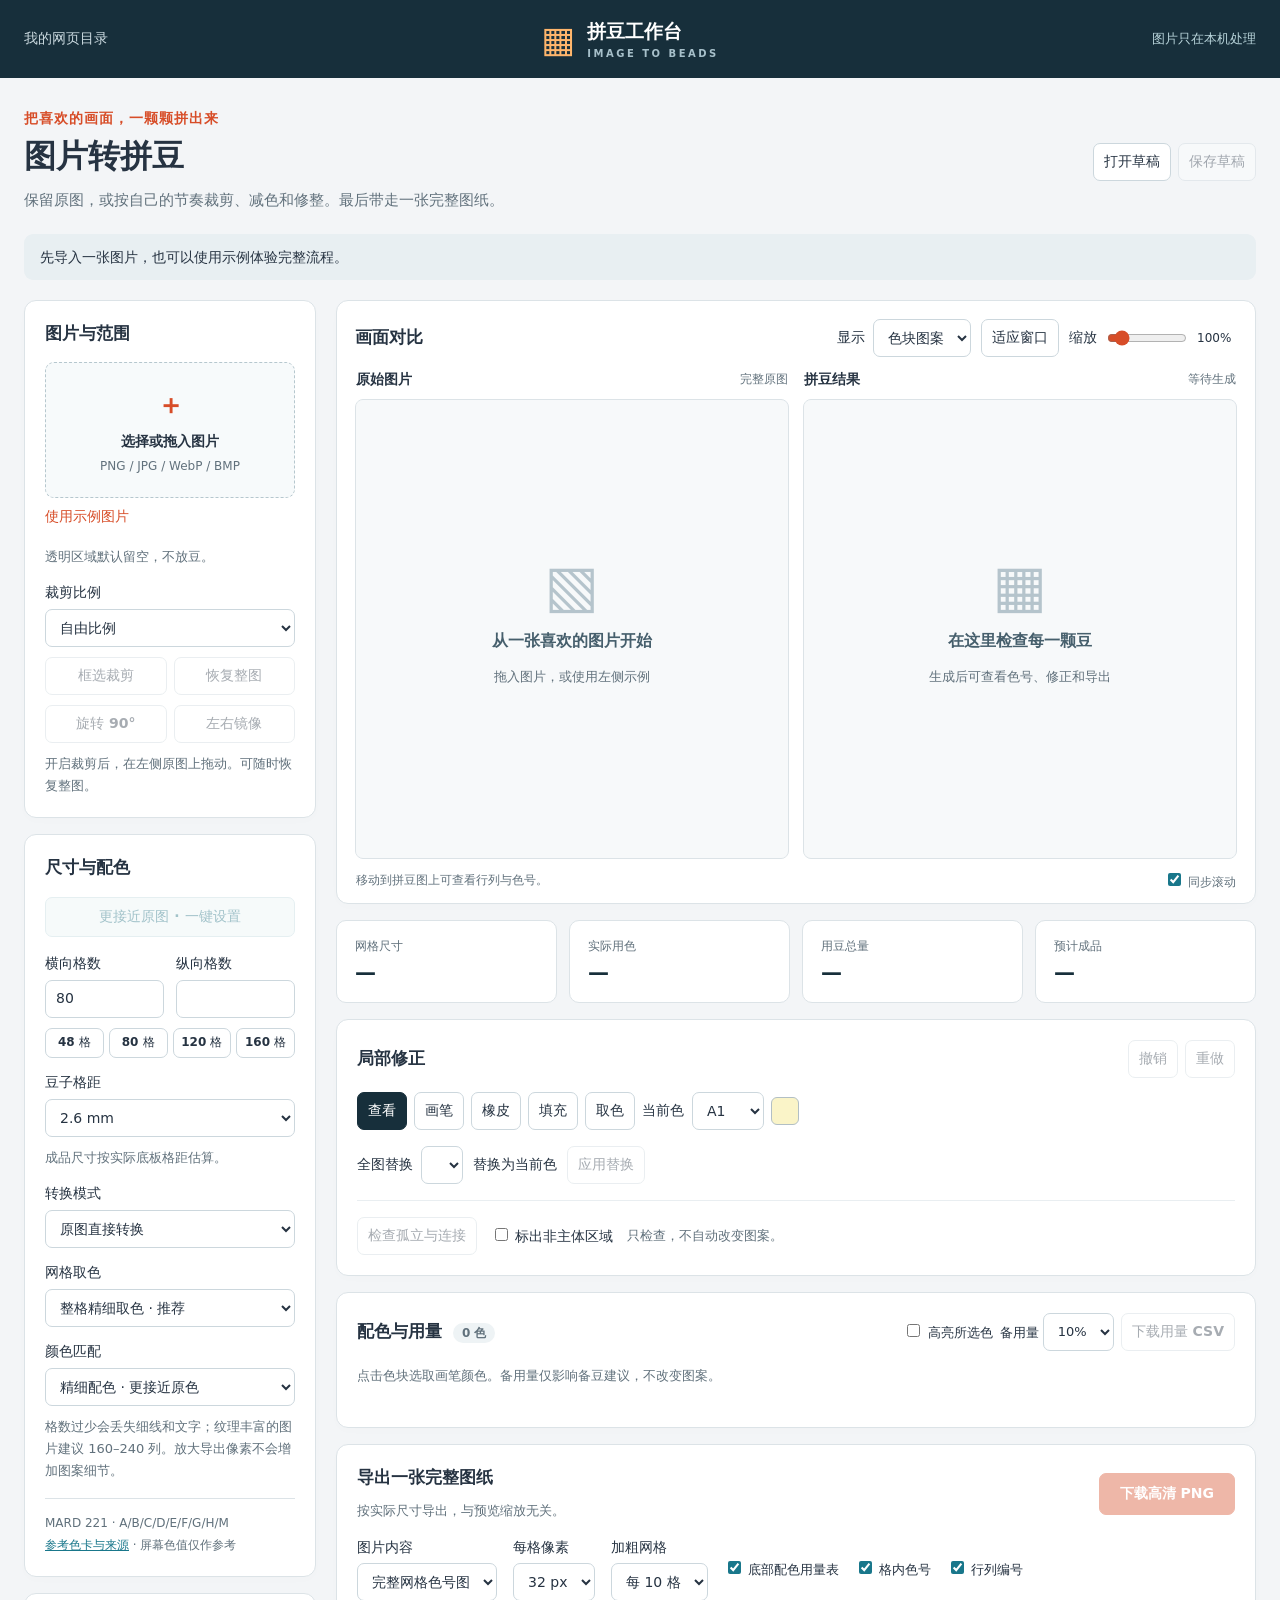
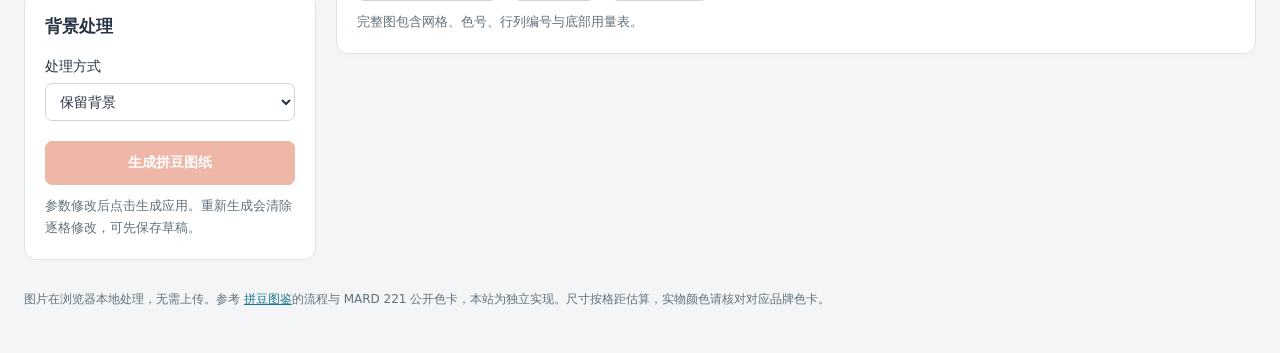
<file: pindou.html>
<!doctype html>
<html lang="zh-CN"><head><meta charset="utf-8"><meta name="viewport" content="width=device-width,initial-scale=1"><meta name="description" content="本地图片转 MARD 拼豆图纸，支持裁剪、去背、简化、编辑和高清 PNG 导出。"><title>图片转拼豆 · 拼豆工作台</title><link rel="stylesheet" href="./pindou.css"><script src="./pindou-palette.js" defer></script><script src="./pindou-core.js" defer></script><script src="./pindou.js" defer></script></head>
<body><header class="topbar"><a href="./index.html">我的网页目录</a><div class="brand"><b aria-hidden="true">▦</b><span>拼豆工作台<small>IMAGE TO BEADS</small></span></div><span>图片只在本机处理</span></header><main>
<div class="intro"><div><p class="eyebrow">把喜欢的画面，一颗颗拼出来</p><h1>图片转拼豆</h1><p>保留原图，或按自己的节奏裁剪、减色和修整。最后带走一张完整图纸。</p></div><div class="button-row"><button id="loadDraft">打开草稿</button><button id="saveDraft" disabled>保存草稿</button><input id="draftFile" type="file" accept=".json,application/json" hidden></div></div>
<div id="status" role="status" aria-live="polite">先导入一张图片，也可以使用示例体验完整流程。</div>
<div class="workspace"><aside class="controls">
<section class="panel"><h2>图片与范围</h2><label class="dropzone" id="dropzone" tabindex="0" role="button"><b aria-hidden="true">＋</b><strong>选择或拖入图片</strong><span>PNG / JPG / WebP / BMP</span><input id="imageFile" type="file" accept="image/png,image/jpeg,image/webp,image/bmp" hidden></label><button id="demo" class="text-button">使用示例图片</button><p id="sourceInfo" class="hint">透明区域默认留空，不放豆。</p><label>裁剪比例<select id="cropRatio"><option value="free">自由比例</option><option value="original">原图比例</option><option value="1">1 : 1</option><option value="1.3333333333333333">4 : 3</option><option value="0.75">3 : 4</option><option value="1.7777777777777777">16 : 9</option><option value="0.5625">9 : 16</option></select></label><div class="button-row"><button id="crop" disabled aria-pressed="false">框选裁剪</button><button id="resetCrop" disabled>恢复整图</button></div><div class="button-row"><button id="rotate" disabled>旋转 90°</button><button id="mirror" disabled>左右镜像</button></div><p class="hint">开启裁剪后，在左侧原图上拖动。可随时恢复整图。</p></section>
<section class="panel"><h2>尺寸与配色</h2><button id="fidelityPreset" class="quality-button">更接近原图 · 一键设置</button><div class="fields"><label>横向格数<input id="columns" type="number" min="8" max="300" value="80"></label><label>纵向格数<input id="rows" type="number" readonly></label></div><div class="presets"><button data-width="48">48 格</button><button data-width="80">80 格</button><button data-width="120">120 格</button><button data-width="160">160 格</button></div><label>豆子格距<select id="pitch"><option value="2.6">2.6 mm</option><option value="5">5 mm</option><option value="custom">自定义</option></select></label><label id="customPitchLabel" hidden>实际格距（mm）<input id="customPitch" type="number" min="0.5" max="20" value="2.6" step="0.1"></label><p id="physicalSize" class="hint">成品尺寸按实际底板格距估算。</p><label>转换模式<select id="mode"><option value="original">原图直接转换</option><option value="simplify">可控简化</option></select></label><label>网格取色<select id="sampling"><option value="area">整格精细取色 · 推荐</option><option value="nearest">原图点取色 · 像素画适用</option><option value="average">区域平均 · 旧版</option></select></label><label>颜色匹配<select id="colorMetric"><option value="ciede2000">精细配色 · 更接近原色</option><option value="lab">快速配色 · 旧版</option></select></label><p class="hint">格数过少会丢失细线和文字；纹理丰富的图片建议 160–240 列。放大导出像素不会增加图案细节。</p><div id="simplifyOptions" hidden><label>最多使用颜色<select id="maxColors"><option value="0">完整 221 色卡</option><option value="16">16 色</option><option value="24">24 色</option><option value="32" selected>32 色</option><option value="48">48 色</option><option value="64">64 色</option><option value="96">96 色</option></select></label><label>杂点清理<select id="cleanup"><option value="0">关闭</option><option value="1">轻度 · 单颗杂点</option><option value="2">中度 · 小片杂点</option></select></label><p class="hint">减色与清理会改变细节，切回原图模式即可关闭。清理不填充透明空格。</p></div><p class="palette-note">MARD 221 · A/B/C/D/E/F/G/H/M<br><a href="https://pd.anqstar.com/colors" target="_blank" rel="noopener noreferrer">参考色卡与来源</a> · 屏幕色值仅作参考</p></section>
<section class="panel"><h2>背景处理</h2><label>处理方式<select id="background"><option value="keep">保留背景</option><option value="edge">去除边缘相连的背景</option><option value="all">去除全图近似背景色</option></select></label><div id="backgroundOptions" hidden><label>背景颜色<div class="color-input"><input id="backgroundColor" type="color" value="#ffffff"><button id="pickBackground" disabled aria-pressed="false">在原图取色</button></div></label><label>颜色容差 <output id="toleranceValue">24</output><input id="tolerance" type="range" min="0" max="120" value="24"></label><p class="hint">边缘去背可保留主体内不与边缘连通的同色区域。复杂背景可再手动修正。</p></div><button id="generate" class="primary" disabled>生成拼豆图纸</button><p class="hint">参数修改后点击生成应用。重新生成会清除逐格修改，可先保存草稿。</p></section>
</aside><div class="main-column">
<section class="panel preview-panel"><div class="panel-heading"><h2>画面对比</h2><div class="preview-actions"><label class="inline-label">显示<select id="view"><option value="pattern">色块图案</option><option value="chart">网格色号</option><option value="beads">圆豆效果</option></select></label><button id="fit">适应窗口</button><label class="inline-label">缩放 <input id="zoom" type="range" min="50" max="500" step="10" value="100"><output id="zoomValue">100%</output></label></div></div><div class="previews"><div><div class="preview-title"><strong>原始图片</strong><span id="cropInfo">完整原图</span></div><div id="sourceViewport" class="viewport"><div class="empty" id="sourceEmpty"><b aria-hidden="true">▧</b><strong>从一张喜欢的图片开始</strong><p>拖入图片，或使用左侧示例</p></div><canvas id="sourceCanvas" hidden aria-label="原图、裁剪及背景取色区域"></canvas></div></div><div><div class="preview-title"><strong>拼豆结果</strong><span id="resultInfo">等待生成</span></div><div id="resultViewport" class="viewport"><div class="empty" id="resultEmpty"><b aria-hidden="true">▦</b><strong>在这里检查每一颗豆</strong><p>生成后可查看色号、修正和导出</p></div><canvas id="resultCanvas" hidden aria-label="可编辑的拼豆图案"></canvas></div></div></div><div class="canvas-footer"><span id="hoverInfo">移动到拼豆图上可查看行列与色号。</span><label><input id="syncScroll" type="checkbox" checked> 同步滚动</label></div></section>
<div class="stats"><div><span>网格尺寸</span><strong id="gridStat">—</strong></div><div><span>实际用色</span><strong id="colorStat">—</strong></div><div><span>用豆总量</span><strong id="beadStat">—</strong></div><div><span>预计成品</span><strong id="sizeStat">—</strong></div></div>
<section class="panel"><div class="panel-heading"><h2>局部修正</h2><div class="button-row"><button id="undo" disabled>撤销</button><button id="redo" disabled>重做</button></div></div><div class="editor-tools" role="group" aria-label="编辑工具"><button data-tool="pan" class="active" aria-pressed="true">查看</button><button data-tool="paint" aria-pressed="false">画笔</button><button data-tool="erase" aria-pressed="false">橡皮</button><button data-tool="fill" aria-pressed="false">填充</button><button data-tool="pick" aria-pressed="false">取色</button><label class="inline-label">当前色<select id="paintColor"></select></label><span id="paintSwatch" class="swatch"></span></div><div class="replace-row"><label class="inline-label">全图替换<select id="replaceFrom" aria-label="要替换的色号"></select></label><span>替换为当前色</span><button id="replaceColor" disabled>应用替换</button></div><div class="check-row"><button id="checkConnections" disabled>检查孤立与连接</button><label><input id="highlightDisconnected" type="checkbox"> 标出非主体区域</label><span id="connectionInfo" class="hint">只检查，不自动改变图案。</span></div></section>
<section class="panel"><div class="panel-heading"><h2>配色与用量 <span id="paletteCount" class="badge">0 色</span></h2><div class="button-row"><label><input id="highlightColor" type="checkbox"> 高亮所选色</label><label>备用量 <select id="spare"><option value="0">0%</option><option value="5">5%</option><option value="10" selected>10%</option></select></label><button id="exportCsv" disabled>下载用量 CSV</button></div></div><p class="hint">点击色块选取画笔颜色。备用量仅影响备豆建议，不改变图案。</p><div id="usedPalette" class="used-palette"></div></section>
<section class="panel export-panel"><div class="panel-heading"><div><h2>导出一张完整图纸</h2><p class="hint">按实际尺寸导出，与预览缩放无关。</p></div><button id="exportPng" class="primary" disabled>下载高清 PNG</button></div><div class="export-options"><label>图片内容<select id="exportMode"><option value="chart">完整网格色号图</option><option value="pattern">纯色块效果图</option><option value="beads">圆豆效果图</option></select></label><label>每格像素<select id="cellSize"><option value="24">24 px</option><option value="32" selected>32 px</option><option value="40">40 px</option></select></label><label>加粗网格<select id="majorGrid"><option value="10">每 10 格</option><option value="5">每 5 格</option></select></label><label><input id="exportLegend" type="checkbox" checked> 底部配色用量表</label><label><input id="exportCodes" type="checkbox" checked> 格内色号</label><label><input id="exportCoords" type="checkbox" checked> 行列编号</label></div><p id="exportInfo" class="hint">完整图包含网格、色号、行列编号与底部用量表。</p></section>
</div></div><footer>图片在浏览器本地处理，无需上传。参考 <a href="https://pd.anqstar.com/docs/image-to-pindou" target="_blank" rel="noopener noreferrer">拼豆图鉴</a>的流程与 MARD 221 公开色卡，本站为独立实现。尺寸按格距估算，实物颜色请核对对应品牌色卡。</footer></main></body></html>
</file>
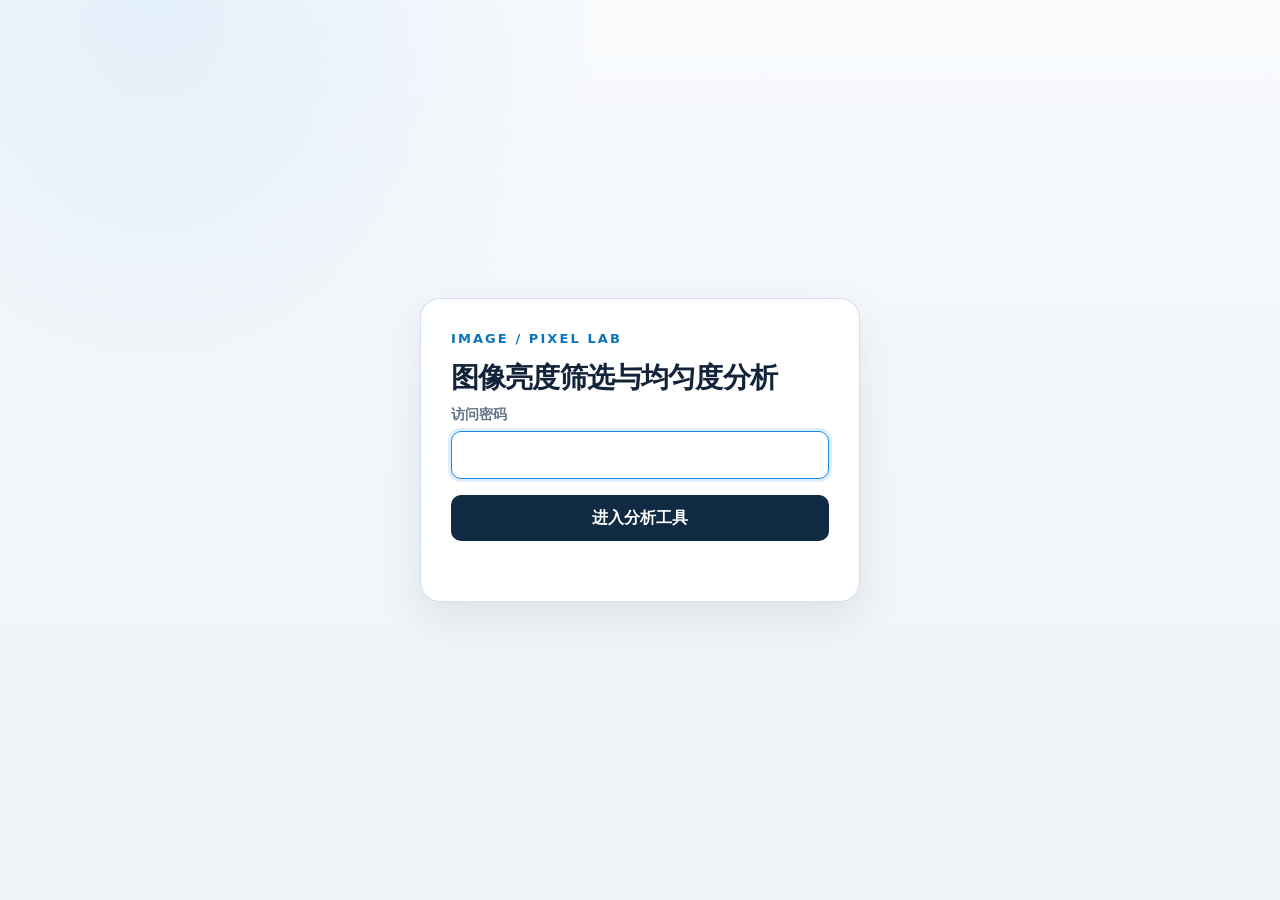
<file: pixel-brightness-filter.html>
<!doctype html>
<html lang="zh-CN">
<head>
  <meta charset="utf-8">
  <meta name="viewport" content="width=device-width, initial-scale=1">
  <meta name="description" content="按亮度筛选像素，使用颜色条着色，在四个视图中比较图片。完全在浏览器本地处理。">
  <title>图像亮度筛选与均匀度分析</title>
  <style>
    :root { color-scheme: light; --ink:#13243a; --muted:#637287; --line:#dfe6ee; --blue:#1686e8; --navy:#102a43; }
    * { box-sizing:border-box; }
    .hidden { display:none !important; }
    .gate { min-height:100vh; display:grid; place-items:center; padding:24px; }
    .gate-card { width:min(440px,100%); padding:30px; background:rgba(255,255,255,.96); border:1px solid rgba(211,222,233,.95); border-radius:20px; box-shadow:0 18px 45px rgba(21,43,68,.09); }
    .gate-card .eyebrow { margin-bottom:10px; }
    .gate-card h1 { margin:0 0 8px; font-size:28px; letter-spacing:-.03em; }
    .password-field label { display:block; margin-bottom:6px; color:var(--muted); font-size:14px; font-weight:750; }
    .password-field input { width:100%; min-height:46px; padding:10px 12px; color:var(--ink); background:#fff; border:1px solid #c9d5e2; border-radius:10px; outline:none; }
    .password-field input:focus { border-color:var(--blue); box-shadow:0 0 0 3px rgba(22,134,232,.14); }
    .gate-primary { width:100%; min-height:46px; margin-top:16px; color:#fff; background:var(--navy); border:0; border-radius:10px; font-weight:800; cursor:pointer; }
    .gate-primary:hover { background:#173c5f; }
    .gate-error { min-height:20px; margin:10px 0 0; color:#b12d32; font-size:14px; font-weight:700; }
    body { margin:0; color:var(--ink); background:radial-gradient(circle at 12% 0%,#1686e817,transparent 28rem),linear-gradient(180deg,#f8fafc,#eef3f7); font-family:Inter,"PingFang SC","Microsoft YaHei",system-ui,sans-serif; font-size:16px; line-height:1.6; }
    button,input,select { font:inherit; }
    button,.home { min-height:42px; padding:9px 15px; border:1px solid #cad6e2; border-radius:10px; background:white; color:var(--navy); cursor:pointer; text-decoration:none; font-weight:650; }
    button:hover,.home:hover { border-color:var(--blue); background:#f0f7ff; }
    button:disabled { opacity:.45; cursor:not-allowed; }
    :focus-visible { outline:3px solid #1686e87a; outline-offset:3px; }
    .primary { background:var(--navy); border-color:var(--navy); color:white; }
    .primary:hover { background:#19486f; color:white; }
    .shell { width:min(1560px,calc(100% - 40px)); margin:auto; padding:34px 0 50px; }
    header { display:flex; justify-content:space-between; align-items:flex-start; gap:20px; margin-bottom:24px; }
    .eyebrow { color:#0876bd; letter-spacing:.16em; font-size:13px; font-weight:800; margin:0 0 8px; }
    h1 { font-size:clamp(26px,3vw,40px); line-height:1.25; margin:0; letter-spacing:-.03em; }
    .subtitle { color:var(--muted); margin:12px 0 0; }
    .top-actions { display:flex; gap:10px; align-items:center; flex-wrap:wrap; flex-shrink:0; }
    .privacy { font-size:14px; color:#16865a; background:#f1fbf6; border:1px solid #cfe8dc; border-radius:30px; padding:9px 14px; }
    .card { background:#fffffff5; border:1px solid var(--line); border-radius:18px; box-shadow:0 12px 35px #152b440a; }
    .import { padding:22px; margin-bottom:22px; display:grid; grid-template-columns:1fr auto; align-items:center; gap:18px; border:1.5px dashed #a9bfd4; }
    .import.over,.viewer.over { outline:3px solid var(--blue); background:#eaf5ff; }
    h2 { margin:0; font-size:19px; }
    .muted { color:var(--muted); }
    .import p { margin:5px 0 0; font-size:14px; }
    .actions { display:flex; gap:8px; align-items:center; flex-wrap:wrap; }
    .library { margin-bottom:22px; padding:18px 22px; }
    .library-head { display:flex; align-items:center; justify-content:space-between; gap:12px; }
    #libraryList { display:flex; overflow:auto; gap:10px; padding-top:14px; }
    #libraryList:empty { display:none; }
    .asset { min-width:156px; max-width:180px; padding:8px; text-align:left; font-weight:400; }
    .asset img { display:block; width:100%; height:72px; object-fit:contain; background:#101c2b; border-radius:5px; margin-bottom:5px; }
    .asset span { display:block; font-size:13px; white-space:nowrap; overflow:hidden; text-overflow:ellipsis; }
    .asset.selected { border-color:var(--blue); box-shadow:0 0 0 1px var(--blue); }
    .library-hint { font-size:14px; color:var(--muted); margin:8px 0 0; }
    #notice { margin:0 0 16px; color:#9c2f25; white-space:pre-line; font-size:14px; }
    #notice:empty { display:none; }
    .grid { display:grid; grid-template-columns:1fr 1fr; gap:20px; align-items:start; }
    .panel { min-width:0; overflow:hidden; }
    .panel-head { padding:16px 18px; border-bottom:1px solid var(--line); display:flex; gap:10px; justify-content:space-between; align-items:center; }
    .panel-head h2 { font-size:17px; }
    .panel-buttons { display:flex; gap:7px; }
    .panel-buttons button { font-size:14px; min-height:34px; padding:5px 10px; }
    .panel-body { padding:16px 18px; }
    .source { display:flex; gap:8px; margin-bottom:14px; }
    .source select { flex:1; min-width:0; }
    input[type=number],select { border:1px solid #cad6e2; border-radius:8px; background:white; padding:8px 10px; color:var(--ink); min-height:40px; }
    select { appearance:none; padding-right:30px; background-image:url("data:image/svg+xml,%3Csvg xmlns='http://www.w3.org/2000/svg' width='12' height='8'%3E%3Cpath d='m1 1 5 5 5-5' fill='none' stroke='%23637287' stroke-width='1.5'/%3E%3C/svg%3E"); background-repeat:no-repeat; background-position:right 10px center; }
    .controls { display:grid; grid-template-columns:1fr 1fr; gap:14px; }
    .field { display:flex; flex-direction:column; gap:6px; min-width:0; font-size:14px; font-weight:650; }
    .percent-line { display:flex; align-items:center; gap:8px; }
    input[type=number] { width:100%; min-width:0; }
    input[type=range] { width:100%; accent-color:var(--blue); margin:8px 0 0; cursor:pointer; }
    .palette-row { display:flex; gap:10px; align-items:center; justify-content:space-between; margin-top:12px; font-size:14px; }
    .palette-row label { display:flex; align-items:center; gap:6px; }
    .colorbar { height:12px; border-radius:4px; margin-top:8px; border:1px solid #102a4320; }
    .bar-labels { display:flex; justify-content:space-between; font-size:13px; color:var(--muted); margin:3px 0 12px; }
    .viewer { min-height:240px; height:320px; background:#080e17; border-radius:10px; overflow:hidden; display:flex; justify-content:center; align-items:center; position:relative; }
    .viewer.has-image { min-height:0; height:auto; }
    .viewer.has-image canvas { position:absolute; inset:0; width:100%; height:100%; max-height:none; object-fit:contain; }
    canvas { display:block; max-width:100%; max-height:100%; width:auto; height:auto; object-fit:contain; }
    canvas[hidden] { display:none; }
    .empty { color:#afc0d3; text-align:center; font-size:15px; padding:20px; }
    .empty strong { display:block; margin-bottom:8px; color:#e3edf8; font-size:18px; }
    .viewer .busy { position:absolute; top:10px; left:10px; background:#102a43eb; color:white; border-radius:6px; padding:5px 10px; font-size:13px; pointer-events:none; }
    .stats { min-height:46px; margin:10px 0 0; font-size:13px; color:var(--muted); overflow-wrap:anywhere; }
    .stats.error { color:#ae332b; }
    .original { font-size:14px; font-weight:500; display:flex; align-items:center; gap:6px; }
    input[type=checkbox] { accent-color:var(--blue); width:16px; height:16px; }
    details { margin-top:22px; padding:18px 22px; color:var(--muted); font-size:14px; }
    summary { cursor:pointer; font-weight:700; color:var(--ink); }
    details p { margin:10px 0 0; }
    footer { color:var(--muted); font-size:13px; text-align:center; margin-top:24px; }
    @media(max-width:900px) { header { flex-direction:column; } .import { grid-template-columns:1fr; } }
    @media(max-width:700px) { .grid { grid-template-columns:1fr; } .shell { width:calc(100% - 24px); padding-top:22px; } .panel-body { padding:14px; } .panel-head { padding:14px; } .library-head { flex-wrap:wrap; } }

    .feature-title { margin:24px 0 14px; font-size:22px; }
    .uniformity { margin-top:36px; padding-top:28px; border-top:2px solid #cad6e2; }
    .uniformity .uniform-intro { margin:8px 0 18px; color:var(--muted); }
    .uniformity .uniform-import { padding:18px; margin-bottom:18px; border:1.5px dashed #a9bfd4; }
    .uniformity .uniform-import.over { outline:3px solid var(--blue); }
    .uniformity.over .uniform-import,.uniformity.over .uniform-view { outline:3px solid var(--blue); outline-offset:2px; }
    .uniformity .uniform-layout { display:grid; grid-template-columns:minmax(0,1.5fr) minmax(300px,1fr); gap:20px; align-items:start; }
    .uniformity .uniform-preview,.uniformity .uniform-controls { padding:18px; min-width:0; }
    .uniformity .uniform-view { touch-action:none; user-select:none; cursor:crosshair; border-radius:0; }
    .uniformity .roi-box { position:absolute; border:2px solid #3cddff; box-shadow:0 0 0 9999px #0005; pointer-events:none; z-index:1; }
    .uniformity .roi-box[hidden] { display:none; }
    .uniformity .roi-fields { display:grid; grid-template-columns:1fr 1fr; gap:12px; margin:14px 0; }
    .uniformity .metric-grid { display:grid; grid-template-columns:1fr 1fr; gap:12px; margin-top:18px; }
    .uniformity .metric { padding:13px; background:#f3f7fc; border:1px solid var(--line); border-radius:10px; overflow-wrap:anywhere; }
    .uniformity .metric.main { grid-column:1 / -1; background:#eaf5ff; border-color:#b9dcfa; }
    .uniformity .metric span { display:block; color:var(--muted); font-size:14px; }
    .uniformity .metric strong { font-size:22px; font-variant-numeric:tabular-nums; }
    .uniformity .metric.main strong { font-size:34px; color:#0867a8; }
    .uniformity .formula { color:var(--muted); font-size:14px; margin:18px 0 0; }
    .uniformity .row-band { position:absolute; left:0; width:100%; border:2px solid #ffb020; background:#ffb02022; pointer-events:none; z-index:2; }
    .uniformity .row-band[hidden] { display:none; }
    .uniformity .selection-title { margin:0 0 12px; font-size:16px; }
    .uniformity .selection-actions { margin-bottom:8px; }
    .uniformity .add-image { font-size:22px; min-width:46px; padding:4px 12px; }
    .uniformity .compare-images { display:flex; flex-wrap:wrap; gap:10px; margin-top:12px; }
    .uniformity .compare-image { display:flex; gap:7px; align-items:center; padding:8px; border:1px solid var(--line); border-radius:10px; max-width:100%; }
    .uniformity .compare-image button { max-width:260px; overflow:hidden; text-overflow:ellipsis; white-space:nowrap; }
    .uniformity .compare-image button[aria-pressed="true"] { border-color:var(--blue); background:#eaf5ff; }
    .uniformity .compare-swatch { width:18px; height:4px; flex-shrink:0; }
    .uniformity .compare-table-wrap { overflow:auto; margin-top:18px; }
    .uniformity .compare-table { width:100%; border-collapse:collapse; font-size:14px; }
    .uniformity .compare-table th,.uniformity .compare-table td { padding:10px; text-align:left; border-bottom:1px solid var(--line); white-space:nowrap; }
    .uniformity .selection-actions button[aria-pressed="true"] { border-color:#1686e8; background:#e7f7ff; box-shadow:0 0 0 1px #1686e8; }
    .uniformity .selection-actions #selectProfileRows[aria-pressed="true"] { border-color:#c77a00; background:#fff4dc; box-shadow:0 0 0 1px #c77a00; }
    .uniformity .row-profile { padding:20px; margin-top:20px; }
    .uniformity .row-inputs { display:flex; gap:12px; flex-wrap:wrap; align-items:end; margin:14px 0; }
    .uniformity .row-inputs label { flex:1 1 130px; }
    .uniformity .profile-plot { width:100%; height:320px; display:block; max-height:none; background:#fff; border:1px solid var(--line); border-radius:10px; }
    .uniformity .profile-plot[hidden] { display:none; }
    @media(max-width:800px) { .uniformity .uniform-layout { grid-template-columns:1fr; } }
  </style>
</head>
<body>
<section id="accessGate" class="gate" aria-labelledby="gateTitle">
  <form id="accessForm" class="gate-card">
    <p class="eyebrow">IMAGE / PIXEL LAB</p>
    <h1 id="gateTitle">图像亮度筛选与均匀度分析</h1>
    <div class="password-field">
      <label for="accessPassword">访问密码</label>
      <input id="accessPassword" type="password" autocomplete="current-password" required autofocus>
    </div>
    <button class="gate-primary" type="submit">进入分析工具</button>
    <p id="accessError" class="gate-error" role="alert" aria-live="assertive"></p>
  </form>
</section>
<main id="app" class="shell hidden">
  <header>
    <div><p class="eyebrow">IMAGE / PIXEL LAB</p><h1>图像亮度筛选与均匀度分析</h1><p class="subtitle">选出最亮或最暗的像素，按颜色条着色。四个视图，独立调整，同时比较。</p></div>
    <div class="top-actions"><span class="privacy">图片仅在本地处理</span><a class="home" href="./index.html">返回目录</a></div>
  </header>
  <h2 class="feature-title">功能一 · 像素亮度筛选与配色</h2>
  <section class="card import" id="importZone" aria-label="图片导入区域">
    <div><h2>拖入图片或文件夹，开始分析</h2><p class="muted">支持多张导入与子文件夹。TIFF / PNG / JPEG / WebP / BMP / GIF（静态帧）。TIFF 保留原始数值排序。</p></div>
    <div class="actions"><button class="primary" id="chooseFiles">选择图片</button><button id="chooseFolder">选择文件夹</button><button id="loadDemo">试用示例</button></div>
  </section>
  <input type="file" id="fileInput" accept=".tif,.tiff,image/tiff,image/png,image/jpeg,image/webp,image/bmp,image/gif,image/avif" multiple hidden>
  <input type="file" id="folderInput" webkitdirectory directory multiple hidden>
  <section class="card library" aria-labelledby="libraryTitle">
    <div class="library-head"><h2 id="libraryTitle">图片库 <span class="muted" id="libraryCount">· 0 张</span></h2><div class="actions"><button id="fillFour" disabled>选中图片用于四图</button><button id="clearAll" disabled>清空图片</button></div></div>
    <p class="library-hint" id="libraryHint">导入后自动填入空视图；点击图片库中的图片，再用“选中图片用于四图”比较不同参数。</p>
    <div id="libraryList" aria-label="已导入图片"></div>
  </section>
  <p id="notice" role="status" aria-live="polite"></p>
  <section class="grid" id="panels" aria-label="四图对比"></section>
  <details class="card"><summary>筛选与颜色条如何工作</summary>
    <p>普通图片亮度采用 Y = 0.2126R + 0.7152G + 0.0722B，取浏览器解码后的 8 位 RGB 值。TIFF 灰度图直接使用原始数值，RGB TIFF 按原始通道加权计算；16 位、带符号与浮点灰度数据不会先降为 8 位再排序。由暗到亮保留最暗的部分，由亮到暗保留最亮的部分；只决定哪些像素显示，不改变位置。</p>
    <p>保留数量 = 四舍五入（总像素数 × 输入百分比 / 100）。支持 0–100%，最多两位小数。截止处亮度相同的像素按从左到右、从上到下的顺序取舍，确保数量准确。0% 全黑，100% 显示全部像素的配色结果。</p>
    <p>普通图片颜色条对应绝对亮度 0–255。TIFF 的颜色条对应本图有效亮度的最小值至最大值，图下显示实际范围；比较不同 TIFF 时请同时核对范围。筛选后的像素按自身亮度映射为颜色条上的颜色；未选中的像素为纯黑。反转颜色条只改变配色，不改变筛选结果。</p>
    <p>TIFF 支持 .tif / .tiff（含 8/16 位整数和 32/64 位浮点灰度），多页文件读取第一页。NaN、无穷值与文件声明的 NoData 不参与筛选，始终为黑色，百分比以有效像素数计算。WhiteIsZero 灰度按视觉亮度反向。调色板、CMYK、YCbCr 与 CIELab TIFF 先解码为 RGB；不支持的压缩或色彩格式会显示错误。TIFF 预览按数据范围映射，PNG 导出为 8 位配色结果。</p>
    <p>透明像素先与黑色背景合成，所有像素均参与排序。图片按原分辨率计算和导出，不做自动缩小；单张支持最多 4000 万像素。每个显示区域的高度随图片宽高比自动调整，图片等比填满窗口宽度，完整显示；浏览器窗口变化时自动缩放。原图预览仅用于对照，下载内容始终为处理结果。</p>
  </details>

  <section class="uniformity" id="uniformity" aria-labelledby="uniformTitle">
    <h2 id="uniformTitle" class="feature-title">功能二 · 图像均匀度分析</h2>
    <p class="uniform-intro">分析原始图像的整个面或指定矩形区域。均匀度 = 1 − 相对标准差；选区与上方四图筛选独立。</p>
    <div class="card uniform-import" id="uniformDrop">
      <div class="actions"><button id="uniformChoose" class="primary">导入分析图片</button><button id="uniformAdd" class="add-image" type="button" aria-label="增加图片" title="增加图片，可一次选择多张">➕</button><button id="uniformReuse">使用上方图片库选中的图片</button><span id="uniformImageCount" class="muted">0 张</span></div>
      <p class="library-hint">点击 ➕ 或拖入图片可追加多张同尺寸图片。点击文件名切换参考图，勾选控制曲线显示；全部图片使用同一组指标区域和平均行范围。</p>
      <input type="file" id="uniformFile" accept=".tif,.tiff,image/tiff,image/png,image/jpeg,image/webp,image/bmp,image/gif,image/avif" multiple hidden>
      <div id="uniformImageList" class="compare-images" aria-label="分析图片与曲线显示选择"></div>
      <p id="uniformImportStatus" class="library-hint" role="status" aria-live="polite"></p>
    </div>
    <div class="uniform-layout">
      <div class="card uniform-preview">
        <div class="actions selection-actions" role="group" aria-label="图片框选操作"><button id="selectMetricRoi" type="button" aria-pressed="true">指标计算</button><button id="selectProfileRows" type="button" aria-pressed="false">一维曲线</button></div>
        <p class="library-hint" id="selectionHint">当前操作：指标计算。拖动框选青色矩形，松开后更新指标。</p>
        <div class="viewer uniform-view" id="uniformView" tabindex="-1" aria-label="图片共享框选窗口，可选择指标计算或一维曲线操作">
          <canvas id="uniformCanvas" hidden aria-label="均匀度原图预览"></canvas><div class="empty" id="uniformEmpty"><strong>把图片拖到这里</strong>导入后可拖动框选，也可输入右侧像素坐标</div><div class="roi-box" id="uniformBox" hidden></div>
          <div class="row-band" id="rowBand" hidden></div>
        </div>
        <p class="stats" id="uniformMeta">尚未导入图片。</p>
      </div>
      <div class="card uniform-controls">
        <h2>计算区域</h2>
        <form id="uniformForm">
          <fieldset id="uniformFields" disabled style="border:0;padding:0;margin:0;min-width:0">
            <div class="roi-fields">
              <label class="field" for="uniformX0">左上角 X<input id="uniformX0" type="number" min="0" step="1" value="0" required></label>
              <label class="field" for="uniformY0">左上角 Y<input id="uniformY0" type="number" min="0" step="1" value="0" required></label>
              <label class="field" for="uniformX1">右下角 X<input id="uniformX1" type="number" min="0" step="1" value="0" required></label>
              <label class="field" for="uniformY1">右下角 Y<input id="uniformY1" type="number" min="0" step="1" value="0" required></label>
            </div>
            <div class="actions"><button class="primary" type="submit">应用坐标并计算</button><button id="uniformFull" type="button">恢复整图</button></div>
          </fieldset>
        </form>
        <p class="library-hint">坐标从左上角 (0, 0) 起，包含两端像素。拖动框选后自动计算。</p>
        <p class="stats" id="uniformStatus" role="status" aria-live="polite">等待导入图片。</p>
        <div class="metric-grid">
          <div class="metric main"><span>均匀度 U = 1 − RSD（百分比显示）</span><strong id="uniformU">—</strong></div>
          <div class="metric"><span>相对标准差 RSD</span><strong id="uniformRsd">—</strong></div>
          <div class="metric"><span>整个选区的平均值 μ</span><strong id="uniformMean">—</strong></div>
          <div class="metric"><span>整个选区的标准差 σ</span><strong id="uniformStd">—</strong></div>
          <div class="metric"><span>有效 / 选区像素数</span><strong id="uniformCount">—</strong></div>
          <div class="metric"><span>最小值</span><strong id="uniformMin">—</strong></div>
          <div class="metric"><span>最大值</span><strong id="uniformMax">—</strong></div>
        </div>
        <p class="formula">μ = Σv / N；σ = √[Σ(v − μ)² / N]；RSD = σ / μ；U = 1 − RSD。采用总体标准差（分母 N），计算当前选区全部有效像素，不抽样、不逐行平均。RSD 和 U 均乘 100% 显示，例如 RSD 为 5% 时，均匀度为 95%。</p>
        <p class="formula">普通图片使用原图加权亮度；TIFF 使用解码后的原始亮度值。NaN、无穷值和 NoData 不参与计算。均值为零或相对数据幅度接近零时，RSD 与均匀度显示为无法计算；均匀度不强制限制在 0–100%。负均值或正负混合数据会提示解释限制。</p>
      </div>
    </div>
    <section class="card row-profile" aria-labelledby="compareMetricsTitle"><h2 id="compareMetricsTitle">同区域指标对比</h2><p class="library-hint" id="compareMetricRegion">导入图片后按统一选区计算，勾选曲线不影响指标列表。</p><div class="compare-table-wrap"><table class="compare-table"><thead><tr><th scope="col">图片</th><th scope="col">均匀度</th><th scope="col">RSD</th><th scope="col">平均值</th><th scope="col">标准差</th><th scope="col">有效 / 区域像素</th><th scope="col">最小值</th><th scope="col">最大值</th><th scope="col">状态</th></tr></thead><tbody id="compareMetricRows"></tbody></table></div></section>
    <section class="card row-profile" aria-labelledby="rowProfileTitle">
      <h2 id="rowProfileTitle">行平均横向一维曲线</h2>
      <p class="library-hint">对所选连续行在每一列分别求平均：横轴为原图 X 像素位置，纵轴为该列的平均亮度 / TIFF 原始值。覆盖图片全部列，与均匀度矩形选区独立。</p>
      <form id="rowProfileForm"><fieldset id="rowProfileFields" disabled style="border:0;padding:0;margin:0;min-width:0">
        <div class="row-inputs"><label class="field">起始行 Y<input id="rowStart" type="number" min="0" step="1" value="0" required></label><label class="field">结束行 Y<input id="rowEnd" type="number" min="0" step="1" value="0" required></label><button class="primary" type="submit">计算并绘制曲线</button><button type="button" id="rowSelectOnImage">在原图拖选行</button><button type="button" id="rowUseRoi">使用均匀度选区的行</button><button type="button" id="rowAll">全部行</button></div>
      </fieldset></form>
      <p class="library-hint">输入起止行号，或点击图片上方的“一维曲线”，再在同一图片窗口中纵向拖选。行号从 0 开始，包含起止两行；橙色条带覆盖所有列，不改变青色指标选区。</p>
      <h3 class="selection-title">行平均横向曲线</h3><canvas class="profile-plot" id="rowProfileCanvas" hidden role="img" aria-label="所选行逐列平均的横向一维曲线"></canvas>
      <p class="stats" id="rowProfileStatus" role="status" aria-live="polite">导入第二部分的图片后自动绘制全部行的平均曲线。</p>
      <p class="library-hint" id="rowProfilePoint"></p>
    </section>
  </section>
  <footer>无需安装，无需上传服务器 · 关闭或刷新页面后清除本次图片</footer>
</main>
<script id="accessControl">
'use strict';
(() => {
  const sessionKey='pixel-brightness-filter-access-v1';
  const gate=document.getElementById('accessGate'),app=document.getElementById('app');
  const input=document.getElementById('accessPassword'),error=document.getElementById('accessError');
  function unlock() {gate.classList.add('hidden');app.classList.remove('hidden');input.value='';}
  document.getElementById('accessForm').addEventListener('submit',event=>{
    event.preventDefault();
    if(input.value!=='123456') {error.textContent='密码不正确。';input.setAttribute('aria-invalid','true');input.select();return;}
    try {sessionStorage.setItem(sessionKey,'ok');} catch (_) { /* Login also works when storage is unavailable. */ }
    error.textContent='';input.removeAttribute('aria-invalid');unlock();
  });
  try {if(sessionStorage.getItem(sessionKey)==='ok')unlock();} catch (_) { /* Keep the login form visible. */ }
})();
</script>
<script id="tiffDecoder">
/* GeoTIFF.js 2.1.3 — https://github.com/geotiffjs/geotiff.js
The MIT License (MIT)

Copyright (c) 2015 EOX IT Services GmbH

Permission is hereby granted, free of charge, to any person obtaining a copy
of this software and associated documentation files (the "Software"), to deal
in the Software without restriction, including without limitation the rights
to use, copy, modify, merge, publish, distribute, sublicense, and/or sell
copies of the Software, and to permit persons to whom the Software is
furnished to do so, subject to the following conditions:

The above copyright notice and this permission notice shall be included in all
copies or substantial portions of the Software.

THE SOFTWARE IS PROVIDED "AS IS", WITHOUT WARRANTY OF ANY KIND, EXPRESS OR
IMPLIED, INCLUDING BUT NOT LIMITED TO THE WARRANTIES OF MERCHANTABILITY,
FITNESS FOR A PARTICULAR PURPOSE AND NONINFRINGEMENT. IN NO EVENT SHALL THE
AUTHORS OR COPYRIGHT HOLDERS BE LIABLE FOR ANY CLAIM, DAMAGES OR OTHER
LIABILITY, WHETHER IN AN ACTION OF CONTRACT, TORT OR OTHERWISE, ARISING FROM,
OUT OF OR IN CONNECTION WITH THE SOFTWARE OR THE USE OR OTHER DEALINGS IN THE
SOFTWARE.

*/
!function(A,e){"object"==typeof exports&&"undefined"!=typeof module?e(exports):"function"==typeof define&&define.amd?define(["exports"],e):e((A="undefined"!=typeof globalThis?globalThis:A||self).GeoTIFF={})}(this,(function(A){"use strict";function e(A,e,t){return e in A?Object.defineProperty(A,e,{value:t,enumerable:!0,configurable:!0,writable:!0}):A[e]=t,A}function t(A){if(Array.isArray(A))return A}function r(A,e){(null==e||e>A.length)&&(e=A.length);for(var t=0,r=new Array(e);t<e;t++)r[t]=A[t];return r}function n(A,e){if(A){if("string"==typeof A)return r(A,e);var t=Object.prototype.toString.call(A).slice(8,-1);return"Object"===t&&A.constructor&&(t=A.constructor.name),"Map"===t||"Set"===t?Array.from(A):"Arguments"===t||/^(?:Ui|I)nt(?:8|16|32)(?:Clamped)?Array$/.test(t)?r(A,e):void 0}}function i(){throw new TypeError("Invalid attempt to destructure non-iterable instance.\nIn order to be iterable, non-array objects must have a [Symbol.iterator]() method.")}function a(A,e){return t(A)||function(A,e){var t=null==A?null:"undefined"!=typeof Symbol&&A[Symbol.iterator]||A["@@iterator"];if(null!=t){var r,n,i=[],a=!0,o=!1;try{for(t=t.call(A);!(a=(r=t.next()).done)&&(i.push(r.value),!e||i.length!==e);a=!0);}catch(A){o=!0,n=A}finally{try{a||null==t.return||t.return()}finally{if(o)throw n}}return i}}(A,e)||n(A,e)||i()}function o(A,e,t,r,n,i,a){try{var o=A[i](a),g=o.value}catch(A){return void t(A)}o.done?e(g):Promise.resolve(g).then(r,n)}function g(A){return function(){var e=this,t=arguments;return new Promise((function(r,n){var i=A.apply(e,t);function a(A){o(i,r,n,a,g,"next",A)}function g(A){o(i,r,n,a,g,"throw",A)}a(void 0)}))}}function I(A,e){for(var t=0;t<e.length;t++){var r=e[t];r.enumerable=r.enumerable||!1,r.configurable=!0,"value"in r&&(r.writable=!0),Object.defineProperty(A,r.key,r)}}function s(A,e,t){return e&&I(A.prototype,e),t&&I(A,t),A}function B(A,e){return B=Object.setPrototypeOf||function(A,e){return A.__proto__=e,A},B(A,e)}function c(A,e){if("function"!=typeof e&&null!==e)throw new TypeError("Super expression must either be null or a function");A.prototype=Object.create(e&&e.prototype,{constructor:{value:A,writable:!0,configurable:!0}}),e&&B(A,e)}function f(A){return f="function"==typeof Symbol&&"symbol"==typeof Symbol.iterator?function(A){return typeof A}:function(A){return A&&"function"==typeof Symbol&&A.constructor===Symbol&&A!==Symbol.prototype?"symbol":typeof A},f(A)}function C(A){if(void 0===A)throw new ReferenceError("this hasn't been initialised - super() hasn't been called");return A}function u(A,e){if(e&&("object"===f(e)||"function"==typeof e))return e;if(void 0!==e)throw new TypeError("Derived constructors may only return object or undefined");return C(A)}function Q(A){return Q=Object.setPrototypeOf?Object.getPrototypeOf:function(A){return A.__proto__||Object.getPrototypeOf(A)},Q(A)}function E(){if("undefined"==typeof Reflect||!Reflect.construct)return!1;if(Reflect.construct.sham)return!1;if("function"==typeof Proxy)return!0;try{return Boolean.prototype.valueOf.call(Reflect.construct(Boolean,[],(function(){}))),!0}catch(A){return!1}}function l(A,e,t){return l=E()?Reflect.construct:function(A,e,t){var r=[null];r.push.apply(r,e);var n=new(Function.bind.apply(A,r));return t&&B(n,t.prototype),n},l.apply(null,arguments)}function h(A){var e="function"==typeof Map?new Map:void 0;return h=function(A){if(null===A||(t=A,-1===Function.toString.call(t).indexOf("[native code]")))return A;var t;if("function"!=typeof A)throw new TypeError("Super expression must either be null or a function");if(void 0!==e){if(e.has(A))return e.get(A);e.set(A,r)}function r(){return l(A,arguments,Q(this).constructor)}return r.prototype=Object.create(A.prototype,{constructor:{value:r,enumerable:!1,writable:!0,configurable:!0}}),B(r,A)},h(A)}function d(A,e){if(!(A instanceof e))throw new TypeError("Cannot call a class as a function")}var w={exports:{}};!function(A){var e=function(A){var e,t=Object.prototype,r=t.hasOwnProperty,n="function"==typeof Symbol?Symbol:{},i=n.iterator||"@@iterator",a=n.asyncIterator||"@@asyncIterator",o=n.toStringTag||"@@toStringTag";function g(A,e,t){return Object.defineProperty(A,e,{value:t,enumerable:!0,configurable:!0,writable:!0}),A[e]}try{g({},"")}catch(A){g=function(A,e,t){return A[e]=t}}function I(A,e,t,r){var n=e&&e.prototype instanceof E?e:E,i=Object.create(n.prototype),a=new G(r||[]);return i._invoke=function(A,e,t){var r=B;return function(n,i){if(r===C)throw new Error("Generator is already running");if(r===u){if("throw"===n)throw i;return F()}for(t.method=n,t.arg=i;;){var a=t.delegate;if(a){var o=m(a,t);if(o){if(o===Q)continue;return o}}if("next"===t.method)t.sent=t._sent=t.arg;else if("throw"===t.method){if(r===B)throw r=u,t.arg;t.dispatchException(t.arg)}else"return"===t.method&&t.abrupt("return",t.arg);r=C;var g=s(A,e,t);if("normal"===g.type){if(r=t.done?u:c,g.arg===Q)continue;return{value:g.arg,done:t.done}}"throw"===g.type&&(r=u,t.method="throw",t.arg=g.arg)}}}(A,t,a),i}function s(A,e,t){try{return{type:"normal",arg:A.call(e,t)}}catch(A){return{type:"throw",arg:A}}}A.wrap=I;var B="suspendedStart",c="suspendedYield",C="executing",u="completed",Q={};function E(){}function l(){}function h(){}var d={};g(d,i,(function(){return this}));var w=Object.getPrototypeOf,y=w&&w(w(S([])));y&&y!==t&&r.call(y,i)&&(d=y);var p=h.prototype=E.prototype=Object.create(d);function D(A){["next","throw","return"].forEach((function(e){g(A,e,(function(A){return this._invoke(e,A)}))}))}function k(A,e){function t(n,i,a,o){var g=s(A[n],A,i);if("throw"!==g.type){var I=g.arg,B=I.value;return B&&"object"===f(B)&&r.call(B,"__await")?e.resolve(B.__await).then((function(A){t("next",A,a,o)}),(function(A){t("throw",A,a,o)})):e.resolve(B).then((function(A){I.value=A,a(I)}),(function(A){return t("throw",A,a,o)}))}o(g.arg)}var n;this._invoke=function(A,r){function i(){return new e((function(e,n){t(A,r,e,n)}))}return n=n?n.then(i,i):i()}}function m(A,t){var r=A.iterator[t.method];if(r===e){if(t.delegate=null,"throw"===t.method){if(A.iterator.return&&(t.method="return",t.arg=e,m(A,t),"throw"===t.method))return Q;t.method="throw",t.arg=new TypeError("The iterator does not provide a 'throw' method")}return Q}var n=s(r,A.iterator,t.arg);if("throw"===n.type)return t.method="throw",t.arg=n.arg,t.delegate=null,Q;var i=n.arg;return i?i.done?(t[A.resultName]=i.value,t.next=A.nextLoc,"return"!==t.method&&(t.method="next",t.arg=e),t.delegate=null,Q):i:(t.method="throw",t.arg=new TypeError("iterator result is not an object"),t.delegate=null,Q)}function v(A){var e={tryLoc:A[0]};1 in A&&(e.catchLoc=A[1]),2 in A&&(e.finallyLoc=A[2],e.afterLoc=A[3]),this.tryEntries.push(e)}function b(A){var e=A.completion||{};e.type="normal",delete e.arg,A.completion=e}function G(A){this.tryEntries=[{tryLoc:"root"}],A.forEach(v,this),this.reset(!0)}function S(A){if(A){var t=A[i];if(t)return t.call(A);if("function"==typeof A.next)return A;if(!isNaN(A.length)){var n=-1,a=function t(){for(;++n<A.length;)if(r.call(A,n))return t.value=A[n],t.done=!1,t;return t.value=e,t.done=!0,t};return a.next=a}}return{next:F}}function F(){return{value:e,done:!0}}return l.prototype=h,g(p,"constructor",h),g(h,"constructor",l),l.displayName=g(h,o,"GeneratorFunction"),A.isGeneratorFunction=function(A){var e="function"==typeof A&&A.constructor;return!!e&&(e===l||"GeneratorFunction"===(e.displayName||e.name))},A.mark=function(A){return Object.setPrototypeOf?Object.setPrototypeOf(A,h):(A.__proto__=h,g(A,o,"GeneratorFunction")),A.prototype=Object.create(p),A},A.awrap=function(A){return{__await:A}},D(k.prototype),g(k.prototype,a,(function(){return this})),A.AsyncIterator=k,A.async=function(e,t,r,n,i){void 0===i&&(i=Promise);var a=new k(I(e,t,r,n),i);return A.isGeneratorFunction(t)?a:a.next().then((function(A){return A.done?A.value:a.next()}))},D(p),g(p,o,"Generator"),g(p,i,(function(){return this})),g(p,"toString",(function(){return"[object Generator]"})),A.keys=function(A){var e=[];for(var t in A)e.push(t);return e.reverse(),function t(){for(;e.length;){var r=e.pop();if(r in A)return t.value=r,t.done=!1,t}return t.done=!0,t}},A.values=S,G.prototype={constructor:G,reset:function(A){if(this.prev=0,this.next=0,this.sent=this._sent=e,this.done=!1,this.delegate=null,this.method="next",this.arg=e,this.tryEntries.forEach(b),!A)for(var t in this)"t"===t.charAt(0)&&r.call(this,t)&&!isNaN(+t.slice(1))&&(this[t]=e)},stop:function(){this.done=!0;var A=this.tryEntries[0].completion;if("throw"===A.type)throw A.arg;return this.rval},dispatchException:function(A){if(this.done)throw A;var t=this;function n(r,n){return o.type="throw",o.arg=A,t.next=r,n&&(t.method="next",t.arg=e),!!n}for(var i=this.tryEntries.length-1;i>=0;--i){var a=this.tryEntries[i],o=a.completion;if("root"===a.tryLoc)return n("end");if(a.tryLoc<=this.prev){var g=r.call(a,"catchLoc"),I=r.call(a,"finallyLoc");if(g&&I){if(this.prev<a.catchLoc)return n(a.catchLoc,!0);if(this.prev<a.finallyLoc)return n(a.finallyLoc)}else if(g){if(this.prev<a.catchLoc)return n(a.catchLoc,!0)}else{if(!I)throw new Error("try statement without catch or finally");if(this.prev<a.finallyLoc)return n(a.finallyLoc)}}}},abrupt:function(A,e){for(var t=this.tryEntries.length-1;t>=0;--t){var n=this.tryEntries[t];if(n.tryLoc<=this.prev&&r.call(n,"finallyLoc")&&this.prev<n.finallyLoc){var i=n;break}}i&&("break"===A||"continue"===A)&&i.tryLoc<=e&&e<=i.finallyLoc&&(i=null);var a=i?i.completion:{};return a.type=A,a.arg=e,i?(this.method="next",this.next=i.finallyLoc,Q):this.complete(a)},complete:function(A,e){if("throw"===A.type)throw A.arg;return"break"===A.type||"continue"===A.type?this.next=A.arg:"return"===A.type?(this.rval=this.arg=A.arg,this.method="return",this.next="end"):"normal"===A.type&&e&&(this.next=e),Q},finish:function(A){for(var e=this.tryEntries.length-1;e>=0;--e){var t=this.tryEntries[e];if(t.finallyLoc===A)return this.complete(t.completion,t.afterLoc),b(t),Q}},catch:function(A){for(var e=this.tryEntries.length-1;e>=0;--e){var t=this.tryEntries[e];if(t.tryLoc===A){var r=t.completion;if("throw"===r.type){var n=r.arg;b(t)}return n}}throw new Error("illegal catch attempt")},delegateYield:function(A,t,r){return this.delegate={iterator:S(A),resultName:t,nextLoc:r},"next"===this.method&&(this.arg=e),Q}},A}(A.exports);try{regeneratorRuntime=e}catch(A){"object"===("undefined"==typeof globalThis?"undefined":f(globalThis))?globalThis.regeneratorRuntime=e:Function("r","regeneratorRuntime = r")(e)}}(w);var y=w.exports;function p(A){if("undefined"!=typeof Symbol&&null!=A[Symbol.iterator]||null!=A["@@iterator"])return Array.from(A)}function D(A){return function(A){if(Array.isArray(A))return r(A)}(A)||p(A)||n(A)||function(){throw new TypeError("Invalid attempt to spread non-iterable instance.\nIn order to be iterable, non-array objects must have a [Symbol.iterator]() method.")}()}for(var k=new ArrayBuffer(4),m=new Float32Array(k),v=new Uint32Array(k),b=new Uint32Array(512),G=new Uint32Array(512),S=0;S<256;++S){var F=S-127;F<-27?(b[S]=0,b[256|S]=32768,G[S]=24,G[256|S]=24):F<-14?(b[S]=1024>>-F-14,b[256|S]=1024>>-F-14|32768,G[S]=-F-1,G[256|S]=-F-1):F<=15?(b[S]=F+15<<10,b[256|S]=F+15<<10|32768,G[S]=13,G[256|S]=13):F<128?(b[S]=31744,b[256|S]=64512,G[S]=24,G[256|S]=24):(b[S]=31744,b[256|S]=64512,G[S]=13,G[256|S]=13)}var R=new Uint32Array(2048),x=new Uint32Array(64),U=new Uint32Array(64);R[0]=0;for(var L=1;L<1024;++L){for(var M=L<<13,N=0;0==(8388608&M);)N-=8388608,M<<=1;M&=-8388609,N+=947912704,R[L]=M|N}for(var q=1024;q<2048;++q)R[q]=939524096+(q-1024<<13);x[0]=0;for(var J=1;J<31;++J)x[J]=J<<23;x[31]=1199570944,x[32]=2147483648;for(var O=33;O<63;++O)x[O]=2147483648+(O-32<<23);x[63]=3347054592,U[0]=0;for(var Y=1;Y<64;++Y)U[Y]=32===Y?0:1024;function H(A){var e=A>>10;return v[0]=R[U[e]+(1023&A)]+x[e],m[0]}var P=Reflect.getPrototypeOf(Uint8Array).prototype,K=Reflect.getOwnPropertyDescriptor(P,Symbol.toStringTag).get;var T=Object.prototype.toString;function V(A){return!!ArrayBuffer.isView(A)&&(!function(A){return void 0!==K.call(A)}(A)&&"[object DataView]"===T.call(A))}function _(A,e){if(!V(A))throw new TypeError("First argument to getFloat16 function must be a DataView");for(var t=arguments.length,r=new Array(t>2?t-2:0),n=2;n<t;n++)r[n-2]=arguments[n];return H(A.getUint16.apply(A,[e].concat(r)))}var j=function(A,e,t){var r=t&&t.debug||!1;r&&console.log("getting "+e+" in "+A);var n="object"===f(A)?A.outer:A,i="".concat(e,'\\="([^"]*)"');r&&console.log("pattern:",i);var a=new RegExp(i).exec(n);if(r&&console.log("match:",a),a)return a[1]};var X=function(A,e,t){var r=new RegExp(e).exec(A.slice(t));return r?t+r.index:-1};var W=function(A,e,t){var r=t&&t.debug||!1,n=t&&t.startIndex||0;r&&console.log("starting findTagByName with",e," and ",t);var i=X(A,"<".concat(e,"[ >]"),n);if(r&&console.log("start:",i),-1!==i){var a=A.slice(i+e.length),o=X(a,"[ /]"+e+">",0),g=-1===o;g&&(o=X(a,"[ /]>",0));var I=i+e.length+o+1+(g?0:e.length)+1;if(r&&console.log("end:",I),-1!==I){var s=A.slice(i,I);return{inner:g?null:s.slice(s.indexOf(">")+1,s.lastIndexOf("<")),outer:s,start:i,end:I}}}};var Z=function(A,e,t){for(var r,n=[],i=t&&t.debug||!1,a=t&&t.startIndex||0;r=W(A,e,{debug:i,startIndex:a});)a=r.end,n.push(r);return i&&console.log("findTagsByName found",n.length,"tags"),n},z={315:"Artist",258:"BitsPerSample",265:"CellLength",264:"CellWidth",320:"ColorMap",259:"Compression",33432:"Copyright",306:"DateTime",338:"ExtraSamples",266:"FillOrder",289:"FreeByteCounts",288:"FreeOffsets",291:"GrayResponseCurve",290:"GrayResponseUnit",316:"HostComputer",270:"ImageDescription",257:"ImageLength",256:"ImageWidth",271:"Make",281:"MaxSampleValue",280:"MinSampleValue",272:"Model",254:"NewSubfileType",274:"Orientation",262:"PhotometricInterpretation",284:"PlanarConfiguration",296:"ResolutionUnit",278:"RowsPerStrip",277:"SamplesPerPixel",305:"Software",279:"StripByteCounts",273:"StripOffsets",255:"SubfileType",263:"Threshholding",282:"XResolution",283:"YResolution",326:"BadFaxLines",327:"CleanFaxData",343:"ClipPath",328:"ConsecutiveBadFaxLines",433:"Decode",434:"DefaultImageColor",269:"DocumentName",336:"DotRange",321:"HalftoneHints",346:"Indexed",347:"JPEGTables",285:"PageName",297:"PageNumber",317:"Predictor",319:"PrimaryChromaticities",532:"ReferenceBlackWhite",339:"SampleFormat",340:"SMinSampleValue",341:"SMaxSampleValue",559:"StripRowCounts",330:"SubIFDs",292:"T4Options",293:"T6Options",325:"TileByteCounts",323:"TileLength",324:"TileOffsets",322:"TileWidth",301:"TransferFunction",318:"WhitePoint",344:"XClipPathUnits",286:"XPosition",529:"YCbCrCoefficients",531:"YCbCrPositioning",530:"YCbCrSubSampling",345:"YClipPathUnits",287:"YPosition",37378:"ApertureValue",40961:"ColorSpace",36868:"DateTimeDigitized",36867:"DateTimeOriginal",34665:"Exif IFD",36864:"ExifVersion",33434:"ExposureTime",41728:"FileSource",37385:"Flash",40960:"FlashpixVersion",33437:"FNumber",42016:"ImageUniqueID",37384:"LightSource",37500:"MakerNote",37377:"ShutterSpeedValue",37510:"UserComment",33723:"IPTC",34675:"ICC Profile",700:"XMP",42112:"GDAL_METADATA",42113:"GDAL_NODATA",34377:"Photoshop",33550:"ModelPixelScale",33922:"ModelTiepoint",34264:"ModelTransformation",34735:"GeoKeyDirectory",34736:"GeoDoubleParams",34737:"GeoAsciiParams",50674:"LercParameters"},$={};for(var AA in z)z.hasOwnProperty(AA)&&($[z[AA]]=parseInt(AA,10));var eA={256:"SHORT",257:"SHORT",258:"SHORT",259:"SHORT",262:"SHORT",273:"LONG",274:"SHORT",277:"SHORT",278:"LONG",279:"LONG",282:"RATIONAL",283:"RATIONAL",284:"SHORT",286:"SHORT",287:"RATIONAL",296:"SHORT",297:"SHORT",305:"ASCII",306:"ASCII",338:"SHORT",339:"SHORT",513:"LONG",514:"LONG",1024:"SHORT",1025:"SHORT",2048:"SHORT",2049:"ASCII",3072:"SHORT",3073:"ASCII",33550:"DOUBLE",33922:"DOUBLE",34264:"DOUBLE",34665:"LONG",34735:"SHORT",34736:"DOUBLE",34737:"ASCII",42113:"ASCII"},tA=[$.BitsPerSample,$.ExtraSamples,$.SampleFormat,$.StripByteCounts,$.StripOffsets,$.StripRowCounts,$.TileByteCounts,$.TileOffsets,$.SubIFDs],rA={1:"BYTE",2:"ASCII",3:"SHORT",4:"LONG",5:"RATIONAL",6:"SBYTE",7:"UNDEFINED",8:"SSHORT",9:"SLONG",10:"SRATIONAL",11:"FLOAT",12:"DOUBLE",13:"IFD",16:"LONG8",17:"SLONG8",18:"IFD8"},nA={};for(var iA in rA)rA.hasOwnProperty(iA)&&(nA[rA[iA]]=parseInt(iA,10));var aA={WhiteIsZero:0,BlackIsZero:1,RGB:2,Palette:3,TransparencyMask:4,CMYK:5,YCbCr:6,CIELab:8,ICCLab:9},oA={Unspecified:0,Assocalpha:1,Unassalpha:2},gA={Version:0,AddCompression:1},IA={None:0,Deflate:1,Zstandard:2},sA={1024:"GTModelTypeGeoKey",1025:"GTRasterTypeGeoKey",1026:"GTCitationGeoKey",2048:"GeographicTypeGeoKey",2049:"GeogCitationGeoKey",2050:"GeogGeodeticDatumGeoKey",2051:"GeogPrimeMeridianGeoKey",2052:"GeogLinearUnitsGeoKey",2053:"GeogLinearUnitSizeGeoKey",2054:"GeogAngularUnitsGeoKey",2055:"GeogAngularUnitSizeGeoKey",2056:"GeogEllipsoidGeoKey",2057:"GeogSemiMajorAxisGeoKey",2058:"GeogSemiMinorAxisGeoKey",2059:"GeogInvFlatteningGeoKey",2060:"GeogAzimuthUnitsGeoKey",2061:"GeogPrimeMeridianLongGeoKey",2062:"GeogTOWGS84GeoKey",3072:"ProjectedCSTypeGeoKey",3073:"PCSCitationGeoKey",3074:"ProjectionGeoKey",3075:"ProjCoordTransGeoKey",3076:"ProjLinearUnitsGeoKey",3077:"ProjLinearUnitSizeGeoKey",3078:"ProjStdParallel1GeoKey",3079:"ProjStdParallel2GeoKey",3080:"ProjNatOriginLongGeoKey",3081:"ProjNatOriginLatGeoKey",3082:"ProjFalseEastingGeoKey",3083:"ProjFalseNorthingGeoKey",3084:"ProjFalseOriginLongGeoKey",3085:"ProjFalseOriginLatGeoKey",3086:"ProjFalseOriginEastingGeoKey",3087:"ProjFalseOriginNorthingGeoKey",3088:"ProjCenterLongGeoKey",3089:"ProjCenterLatGeoKey",3090:"ProjCenterEastingGeoKey",3091:"ProjCenterNorthingGeoKey",3092:"ProjScaleAtNatOriginGeoKey",3093:"ProjScaleAtCenterGeoKey",3094:"ProjAzimuthAngleGeoKey",3095:"ProjStraightVertPoleLongGeoKey",3096:"ProjRectifiedGridAngleGeoKey",4096:"VerticalCSTypeGeoKey",4097:"VerticalCitationGeoKey",4098:"VerticalDatumGeoKey",4099:"VerticalUnitsGeoKey"},BA={};for(var cA in sA)sA.hasOwnProperty(cA)&&(BA[sA[cA]]=parseInt(cA,10));var fA=Object.freeze({__proto__:null,fieldTagNames:z,fieldTags:$,fieldTagTypes:eA,arrayFields:tA,fieldTypeNames:rA,fieldTypes:nA,photometricInterpretations:aA,ExtraSamplesValues:oA,LercParameters:gA,LercAddCompression:IA,geoKeyNames:sA,geoKeys:BA});function CA(A,e){for(var t,r=A.width,n=A.height,i=new Uint8Array(r*n*3),a=0,o=0;a<A.length;++a,o+=3)t=256-A[a]/e*256,i[o]=t,i[o+1]=t,i[o+2]=t;return i}function uA(A,e){for(var t,r=A.width,n=A.height,i=new Uint8Array(r*n*3),a=0,o=0;a<A.length;++a,o+=3)t=A[a]/e*256,i[o]=t,i[o+1]=t,i[o+2]=t;return i}function QA(A,e){for(var t=A.width,r=A.height,n=new Uint8Array(t*r*3),i=e.length/3,a=e.length/3*2,o=0,g=0;o<A.length;++o,g+=3){var I=A[o];n[g]=e[I]/65536*256,n[g+1]=e[I+i]/65536*256,n[g+2]=e[I+a]/65536*256}return n}function EA(A){for(var e=A.width,t=A.height,r=new Uint8Array(e*t*3),n=0,i=0;n<A.length;n+=4,i+=3){var a=A[n],o=A[n+1],g=A[n+2],I=A[n+3];r[i]=(255-a)/256*255*((255-I)/256),r[i+1]=(255-o)/256*255*((255-I)/256),r[i+2]=(255-g)/256*255*((255-I)/256)}return r}function lA(A){for(var e=A.width,t=A.height,r=new Uint8ClampedArray(e*t*3),n=0,i=0;n<A.length;n+=3,i+=3){var a=A[n],o=A[n+1],g=A[n+2];r[i]=a+1.402*(g-128),r[i+1]=a-.34414*(o-128)-.71414*(g-128),r[i+2]=a+1.772*(o-128)}return r}function hA(A){for(var e=A.width,t=A.height,r=new Uint8Array(e*t*3),n=0,i=0;n<A.length;n+=3,i+=3){var a=(A[n+0]+16)/116,o=(A[n+1]<<24>>24)/500+a,g=a-(A[n+2]<<24>>24)/200,I=void 0,s=void 0,B=void 0;s=-.9689*(o=.95047*(o*o*o>.008856?o*o*o:(o-16/116)/7.787))+1.8758*(a=1*(a*a*a>.008856?a*a*a:(a-16/116)/7.787))+.0415*(g=1.08883*(g*g*g>.008856?g*g*g:(g-16/116)/7.787)),B=.0557*o+-.204*a+1.057*g,I=(I=3.2406*o+-1.5372*a+-.4986*g)>.0031308?1.055*Math.pow(I,1/2.4)-.055:12.92*I,s=s>.0031308?1.055*Math.pow(s,1/2.4)-.055:12.92*s,B=B>.0031308?1.055*Math.pow(B,1/2.4)-.055:12.92*B,r[i]=255*Math.max(0,Math.min(1,I)),r[i+1]=255*Math.max(0,Math.min(1,s)),r[i+2]=255*Math.max(0,Math.min(1,B))}return r}var dA=Object.freeze({__proto__:null,fromWhiteIsZero:CA,fromBlackIsZero:uA,fromPalette:QA,fromCMYK:EA,fromYCbCr:lA,fromCIELab:hA}),wA=new Map;function yA(A,e){Array.isArray(A)||(A=[A]),A.forEach((function(A){return wA.set(A,e)}))}function pA(A){return DA.apply(this,arguments)}function DA(){return(DA=g(y.mark((function A(e){var t,r;return y.wrap((function(A){for(;;)switch(A.prev=A.next){case 0:if(t=wA.get(e.Compression)){A.next=3;break}throw new Error("Unknown compression method identifier: ".concat(e.Compression));case 3:return A.next=5,t();case 5:return r=A.sent,A.abrupt("return",new r(e));case 7:case"end":return A.stop()}}),A)})))).apply(this,arguments)}function kA(A,e,t){var r=arguments.length>3&&void 0!==arguments[3]?arguments[3]:1;return new(Object.getPrototypeOf(A).constructor)(e*t*r)}function mA(A,e,t,r,n){var i=e/r,a=t/n;return A.map((function(A){for(var o=kA(A,r,n),g=0;g<n;++g)for(var I=Math.min(Math.round(a*g),t-1),s=0;s<r;++s){var B=Math.min(Math.round(i*s),e-1),c=A[I*e+B];o[g*r+s]=c}return o}))}function vA(A,e,t){return(1-t)*A+t*e}function bA(A,e,t,r,n){var i=e/r,a=t/n;return A.map((function(A){for(var o=kA(A,r,n),g=0;g<n;++g)for(var I=a*g,s=Math.floor(I),B=Math.min(Math.ceil(I),t-1),c=0;c<r;++c){var f=i*c,C=f%1,u=Math.floor(f),Q=Math.min(Math.ceil(f),e-1),E=A[s*e+u],l=A[s*e+Q],h=A[B*e+u],d=A[B*e+Q],w=vA(vA(E,l,C),vA(h,d,C),I%1);o[g*r+c]=w}return o}))}function GA(A,e,t,r,n){var i=arguments.length>5&&void 0!==arguments[5]?arguments[5]:"nearest";switch(i.toLowerCase()){case"nearest":return mA(A,e,t,r,n);case"bilinear":case"linear":return bA(A,e,t,r,n);default:throw new Error("Unsupported resampling method: '".concat(i,"'"))}}function SA(A,e,t,r,n,i){for(var a=e/r,o=t/n,g=kA(A,r,n,i),I=0;I<n;++I)for(var s=Math.min(Math.round(o*I),t-1),B=0;B<r;++B)for(var c=Math.min(Math.round(a*B),e-1),f=0;f<i;++f){var C=A[s*e*i+c*i+f];g[I*r*i+B*i+f]=C}return g}function FA(A,e,t,r,n,i){for(var a=e/r,o=t/n,g=kA(A,r,n,i),I=0;I<n;++I)for(var s=o*I,B=Math.floor(s),c=Math.min(Math.ceil(s),t-1),f=0;f<r;++f)for(var C=a*f,u=C%1,Q=Math.floor(C),E=Math.min(Math.ceil(C),e-1),l=0;l<i;++l){var h=A[B*e*i+Q*i+l],d=A[B*e*i+E*i+l],w=A[c*e*i+Q*i+l],y=A[c*e*i+E*i+l],p=vA(vA(h,d,u),vA(w,y,u),s%1);g[I*r*i+f*i+l]=p}return g}function RA(A,e,t,r,n,i){var a=arguments.length>6&&void 0!==arguments[6]?arguments[6]:"nearest";switch(a.toLowerCase()){case"nearest":return SA(A,e,t,r,n,i);case"bilinear":case"linear":return FA(A,e,t,r,n,i);default:throw new Error("Unsupported resampling method: '".concat(a,"'"))}}function xA(A,e,t){for(var r=0,n=e;n<t;++n)r+=A[n];return r}function UA(A,e,t){switch(A){case 1:if(e<=8)return new Uint8Array(t);if(e<=16)return new Uint16Array(t);if(e<=32)return new Uint32Array(t);break;case 2:if(8===e)return new Int8Array(t);if(16===e)return new Int16Array(t);if(32===e)return new Int32Array(t);break;case 3:switch(e){case 16:case 32:return new Float32Array(t);case 64:return new Float64Array(t)}}throw Error("Unsupported data format/bitsPerSample")}function LA(A,e){return(1!==A&&2!==A||!(e<=32)||e%8!=0)&&(3!==A||16!==e&&32!==e&&64!==e)}function MA(A,e,t,r,n,i,a){var o=new DataView(A),g=2===t?1:r,I=UA(e,n,2===t?a*i:a*i*r),s=parseInt("1".repeat(n),2);if(1===e){var B=i*(1===t?r*n:n);0!=(7&B)&&(B=B+7&-8);for(var c=0;c<a;++c)for(var f=c*B,C=0;C<i;++C)for(var u=f+C*g*n,Q=0;Q<g;++Q){var E=u+Q*n,l=(c*i+C)*g+Q,h=Math.floor(E/8),d=E%8;if(d+n<=8)I[l]=o.getUint8(h)>>8-n-d&s;else if(d+n<=16)I[l]=o.getUint16(h)>>16-n-d&s;else if(d+n<=24){var w=o.getUint16(h)<<8|o.getUint8(h+2);I[l]=w>>24-n-d&s}else I[l]=o.getUint32(h)>>32-n-d&s}}return I.buffer}yA([void 0,1],(function(){return Promise.resolve().then((function(){return Yt})).then((function(A){return A.default}))})),yA(5,(function(){return Promise.resolve().then((function(){return Vt})).then((function(A){return A.default}))})),yA(6,(function(){throw new Error("old style JPEG compression is not supported.")})),yA(7,(function(){return Promise.resolve().then((function(){return gr})).then((function(A){return A.default}))})),yA([8,32946],(function(){return Promise.resolve().then((function(){return hn})).then((function(A){return A.default}))})),yA(32773,(function(){return Promise.resolve().then((function(){return yn})).then((function(A){return A.default}))})),yA(34887,(function(){return Promise.resolve().then((function(){return Un})).then(function(){var A=g(y.mark((function A(e){return y.wrap((function(A){for(;;)switch(A.prev=A.next){case 0:return A.next=2,e.zstd.init();case 2:return A.abrupt("return",e);case 3:case"end":return A.stop()}}),A)})));return function(e){return A.apply(this,arguments)}}()).then((function(A){return A.default}))})),yA(50001,(function(){return Promise.resolve().then((function(){return Nn})).then((function(A){return A.default}))}));var NA=function(){function A(e,t,r,n,i,a){d(this,A),this.fileDirectory=e,this.geoKeys=t,this.dataView=r,this.littleEndian=n,this.tiles=i?{}:null,this.isTiled=!e.StripOffsets;var o=e.PlanarConfiguration;if(this.planarConfiguration=void 0===o?1:o,1!==this.planarConfiguration&&2!==this.planarConfiguration)throw new Error("Invalid planar configuration.");this.source=a}var e,t,r,n;return s(A,[{key:"getFileDirectory",value:function(){return this.fileDirectory}},{key:"getGeoKeys",value:function(){return this.geoKeys}},{key:"getWidth",value:function(){return this.fileDirectory.ImageWidth}},{key:"getHeight",value:function(){return this.fileDirectory.ImageLength}},{key:"getSamplesPerPixel",value:function(){return void 0!==this.fileDirectory.SamplesPerPixel?this.fileDirectory.SamplesPerPixel:1}},{key:"getTileWidth",value:function(){return this.isTiled?this.fileDirectory.TileWidth:this.getWidth()}},{key:"getTileHeight",value:function(){return this.isTiled?this.fileDirectory.TileLength:void 0!==this.fileDirectory.RowsPerStrip?Math.min(this.fileDirectory.RowsPerStrip,this.getHeight()):this.getHeight()}},{key:"getBlockWidth",value:function(){return this.getTileWidth()}},{key:"getBlockHeight",value:function(A){return this.isTiled||(A+1)*this.getTileHeight()<=this.getHeight()?this.getTileHeight():this.getHeight()-A*this.getTileHeight()}},{key:"getBytesPerPixel",value:function(){for(var A=0,e=0;e<this.fileDirectory.BitsPerSample.length;++e)A+=this.getSampleByteSize(e);return A}},{key:"getSampleByteSize",value:function(A){if(A>=this.fileDirectory.BitsPerSample.length)throw new RangeError("Sample index ".concat(A," is out of range."));return Math.ceil(this.fileDirectory.BitsPerSample[A]/8)}},{key:"getReaderForSample",value:function(A){var e=this.fileDirectory.SampleFormat?this.fileDirectory.SampleFormat[A]:1,t=this.fileDirectory.BitsPerSample[A];switch(e){case 1:if(t<=8)return DataView.prototype.getUint8;if(t<=16)return DataView.prototype.getUint16;if(t<=32)return DataView.prototype.getUint32;break;case 2:if(t<=8)return DataView.prototype.getInt8;if(t<=16)return DataView.prototype.getInt16;if(t<=32)return DataView.prototype.getInt32;break;case 3:switch(t){case 16:return function(A,e){return _(this,A,e)};case 32:return DataView.prototype.getFloat32;case 64:return DataView.prototype.getFloat64}}throw Error("Unsupported data format/bitsPerSample")}},{key:"getSampleFormat",value:function(){var A=arguments.length>0&&void 0!==arguments[0]?arguments[0]:0;return this.fileDirectory.SampleFormat?this.fileDirectory.SampleFormat[A]:1}},{key:"getBitsPerSample",value:function(){var A=arguments.length>0&&void 0!==arguments[0]?arguments[0]:0;return this.fileDirectory.BitsPerSample[A]}},{key:"getArrayForSample",value:function(A,e){return UA(this.getSampleFormat(A),this.getBitsPerSample(A),e)}},{key:"getTileOrStrip",value:(n=g(y.mark((function A(e,t,r,n,i){var a,o,I,s,B,c,f,C,u=this;return y.wrap((function(A){for(;;)switch(A.prev=A.next){case 0:return a=Math.ceil(this.getWidth()/this.getTileWidth()),o=Math.ceil(this.getHeight()/this.getTileHeight()),s=this.tiles,1===this.planarConfiguration?I=t*a+e:2===this.planarConfiguration&&(I=r*a*o+t*a+e),this.isTiled?(B=this.fileDirectory.TileOffsets[I],c=this.fileDirectory.TileByteCounts[I]):(B=this.fileDirectory.StripOffsets[I],c=this.fileDirectory.StripByteCounts[I]),A.next=7,this.source.fetch([{offset:B,length:c}],i);case 7:return f=A.sent[0],null!==s&&s[I]?C=s[I]:(C=g(y.mark((function A(){var e,r,i;return y.wrap((function(A){for(;;)switch(A.prev=A.next){case 0:return A.next=2,n.decode(u.fileDirectory,f);case 2:return e=A.sent,r=u.getSampleFormat(),i=u.getBitsPerSample(),LA(r,i)&&(e=MA(e,r,u.planarConfiguration,u.getSamplesPerPixel(),i,u.getTileWidth(),u.getBlockHeight(t))),A.abrupt("return",e);case 7:case"end":return A.stop()}}),A)})))(),null!==s&&(s[I]=C)),A.t0=e,A.t1=t,A.t2=r,A.next=14,C;case 14:return A.t3=A.sent,A.abrupt("return",{x:A.t0,y:A.t1,sample:A.t2,data:A.t3});case 16:case"end":return A.stop()}}),A,this)}))),function(A,e,t,r,i){return n.apply(this,arguments)})},{key:"_readRaster",value:(r=g(y.mark((function A(e,t,r,n,i,a,o,g,I){var s,B,c,f,C,u,Q,E,l,h,d,w,p,D,k,m,v,b,G,S,F,R=this;return y.wrap((function(A){for(;;)switch(A.prev=A.next){case 0:for(s=this.getTileWidth(),B=this.getTileHeight(),c=this.getWidth(),f=this.getHeight(),C=Math.max(Math.floor(e[0]/s),0),u=Math.min(Math.ceil(e[2]/s),Math.ceil(c/s)),Q=Math.max(Math.floor(e[1]/B),0),E=Math.min(Math.ceil(e[3]/B),Math.ceil(f/B)),l=e[2]-e[0],h=this.getBytesPerPixel(),d=[],w=[],p=0;p<t.length;++p)1===this.planarConfiguration?d.push(xA(this.fileDirectory.BitsPerSample,0,t[p])/8):d.push(0),w.push(this.getReaderForSample(t[p]));for(D=[],k=this.littleEndian,m=Q;m<E;++m)for(v=C;v<u;++v)for(b=void 0,1===this.planarConfiguration&&(b=this.getTileOrStrip(v,m,0,i,I)),G=function(A){var a=A,o=t[A];2===R.planarConfiguration&&(h=R.getSampleByteSize(o),b=R.getTileOrStrip(v,m,o,i,I));var g=b.then((function(A){for(var i=A.data,o=new DataView(i),g=R.getBlockHeight(A.y),I=A.y*B,C=A.x*s,u=I+g,Q=(A.x+1)*s,E=w[a],y=Math.min(g,g-(u-e[3]),f-I),p=Math.min(s,s-(Q-e[2]),c-C),D=Math.max(0,e[1]-I);D<y;++D)for(var m=Math.max(0,e[0]-C);m<p;++m){var v=(D*s+m)*h,b=E.call(o,v+d[a],k),G=void 0;n?(G=(D+I-e[1])*l*t.length+(m+C-e[0])*t.length+a,r[G]=b):(G=(D+I-e[1])*l+m+C-e[0],r[a][G]=b)}}));D.push(g)},S=0;S<t.length;++S)G(S);return A.next=18,Promise.all(D);case 18:if(!(a&&e[2]-e[0]!==a||o&&e[3]-e[1]!==o)){A.next=23;break}return(F=n?RA(r,e[2]-e[0],e[3]-e[1],a,o,t.length,g):GA(r,e[2]-e[0],e[3]-e[1],a,o,g)).width=a,F.height=o,A.abrupt("return",F);case 23:return r.width=a||e[2]-e[0],r.height=o||e[3]-e[1],A.abrupt("return",r);case 26:case"end":return A.stop()}}),A,this)}))),function(A,e,t,n,i,a,o,g,I){return r.apply(this,arguments)})},{key:"readRasters",value:(t=g(y.mark((function A(){var e,t,r,n,i,a,o,g,I,s,B,c,f,C,u,Q,E,l,h,d,w,p,D,k,m,v,b=arguments;return y.wrap((function(A){for(;;)switch(A.prev=A.next){case 0:if(e=b.length>0&&void 0!==b[0]?b[0]:{},t=e.window,r=e.samples,n=void 0===r?[]:r,i=e.interleave,a=e.pool,o=void 0===a?null:a,g=e.width,I=e.height,s=e.resampleMethod,B=e.fillValue,c=e.signal,!((f=t||[0,0,this.getWidth(),this.getHeight()])[0]>f[2]||f[1]>f[3])){A.next=4;break}throw new Error("Invalid subsets");case 4:if(C=f[2]-f[0],u=f[3]-f[1],Q=C*u,E=this.getSamplesPerPixel(),n&&n.length){A.next=12;break}for(l=0;l<E;++l)n.push(l);A.next=19;break;case 12:h=0;case 13:if(!(h<n.length)){A.next=19;break}if(!(n[h]>=E)){A.next=16;break}return A.abrupt("return",Promise.reject(new RangeError("Invalid sample index '".concat(n[h],"'."))));case 16:++h,A.next=13;break;case 19:if(i)w=this.fileDirectory.SampleFormat?Math.max.apply(null,this.fileDirectory.SampleFormat):1,p=Math.max.apply(null,this.fileDirectory.BitsPerSample),d=UA(w,p,Q*n.length),B&&d.fill(B);else for(d=[],D=0;D<n.length;++D)k=this.getArrayForSample(n[D],Q),Array.isArray(B)&&D<B.length?k.fill(B[D]):B&&!Array.isArray(B)&&k.fill(B),d.push(k);if(A.t0=o,A.t0){A.next=25;break}return A.next=24,pA(this.fileDirectory);case 24:A.t0=A.sent;case 25:return m=A.t0,A.next=28,this._readRaster(f,n,d,i,m,g,I,s,c);case 28:return v=A.sent,A.abrupt("return",v);case 30:case"end":return A.stop()}}),A,this)}))),function(){return t.apply(this,arguments)})},{key:"readRGB",value:(e=g(y.mark((function A(){var e,t,r,n,i,a,o,g,I,s,B,c,f,C,u,Q,E,l,h,d,w,p,D,k,m,v,b,G=arguments;return y.wrap((function(A){for(;;)switch(A.prev=A.next){case 0:if(e=G.length>0&&void 0!==G[0]?G[0]:{},t=e.window,r=e.interleave,n=void 0===r||r,i=e.pool,a=void 0===i?null:i,o=e.width,g=e.height,I=e.resampleMethod,s=e.enableAlpha,B=void 0!==s&&s,c=e.signal,!((f=t||[0,0,this.getWidth(),this.getHeight()])[0]>f[2]||f[1]>f[3])){A.next=4;break}throw new Error("Invalid subsets");case 4:if((C=this.fileDirectory.PhotometricInterpretation)!==aA.RGB){A.next=9;break}if(u=[0,1,2],this.fileDirectory.ExtraSamples!==oA.Unspecified&&B)for(u=[],Q=0;Q<this.fileDirectory.BitsPerSample.length;Q+=1)u.push(Q);return A.abrupt("return",this.readRasters({window:t,interleave:n,samples:u,pool:a,width:o,height:g,resampleMethod:I,signal:c}));case 9:A.t0=C,A.next=A.t0===aA.WhiteIsZero||A.t0===aA.BlackIsZero||A.t0===aA.Palette?12:A.t0===aA.CMYK?14:A.t0===aA.YCbCr||A.t0===aA.CIELab?16:18;break;case 12:return E=[0],A.abrupt("break",19);case 14:return E=[0,1,2,3],A.abrupt("break",19);case 16:return E=[0,1,2],A.abrupt("break",19);case 18:throw new Error("Invalid or unsupported photometric interpretation.");case 19:return l={window:f,interleave:!0,samples:E,pool:a,width:o,height:g,resampleMethod:I,signal:c},h=this.fileDirectory,A.next=23,this.readRasters(l);case 23:d=A.sent,w=Math.pow(2,this.fileDirectory.BitsPerSample[0]),A.t1=C,A.next=A.t1===aA.WhiteIsZero?28:A.t1===aA.BlackIsZero?30:A.t1===aA.Palette?32:A.t1===aA.CMYK?34:A.t1===aA.YCbCr?36:A.t1===aA.CIELab?38:40;break;case 28:return p=CA(d,w),A.abrupt("break",41);case 30:return p=uA(d,w),A.abrupt("break",41);case 32:return p=QA(d,h.ColorMap),A.abrupt("break",41);case 34:return p=EA(d),A.abrupt("break",41);case 36:return p=lA(d),A.abrupt("break",41);case 38:return p=hA(d),A.abrupt("break",41);case 40:throw new Error("Unsupported photometric interpretation.");case 41:if(!n){for(D=new Uint8Array(p.length/3),k=new Uint8Array(p.length/3),m=new Uint8Array(p.length/3),v=0,b=0;v<p.length;v+=3,++b)D[b]=p[v],k[b]=p[v+1],m[b]=p[v+2];p=[D,k,m]}return p.width=d.width,p.height=d.height,A.abrupt("return",p);case 45:case"end":return A.stop()}}),A,this)}))),function(){return e.apply(this,arguments)})},{key:"getTiePoints",value:function(){if(!this.fileDirectory.ModelTiepoint)return[];for(var A=[],e=0;e<this.fileDirectory.ModelTiepoint.length;e+=6)A.push({i:this.fileDirectory.ModelTiepoint[e],j:this.fileDirectory.ModelTiepoint[e+1],k:this.fileDirectory.ModelTiepoint[e+2],x:this.fileDirectory.ModelTiepoint[e+3],y:this.fileDirectory.ModelTiepoint[e+4],z:this.fileDirectory.ModelTiepoint[e+5]});return A}},{key:"getGDALMetadata",value:function(){var A=arguments.length>0&&void 0!==arguments[0]?arguments[0]:null,e={};if(!this.fileDirectory.GDAL_METADATA)return null;var t=this.fileDirectory.GDAL_METADATA,r=Z(t,"Item");r=null===A?r.filter((function(A){return void 0===j(A,"sample")})):r.filter((function(e){return Number(j(e,"sample"))===A}));for(var n=0;n<r.length;++n){var i=r[n];e[j(i,"name")]=i.inner}return e}},{key:"getGDALNoData",value:function(){if(!this.fileDirectory.GDAL_NODATA)return null;var A=this.fileDirectory.GDAL_NODATA;return Number(A.substring(0,A.length-1))}},{key:"getOrigin",value:function(){var A=this.fileDirectory.ModelTiepoint,e=this.fileDirectory.ModelTransformation;if(A&&6===A.length)return[A[3],A[4],A[5]];if(e)return[e[3],e[7],e[11]];throw new Error("The image does not have an affine transformation.")}},{key:"getResolution",value:function(){var A=arguments.length>0&&void 0!==arguments[0]?arguments[0]:null,e=this.fileDirectory.ModelPixelScale,t=this.fileDirectory.ModelTransformation;if(e)return[e[0],-e[1],e[2]];if(t)return 0===t[1]&&0===t[4]?[t[0],-t[5],t[10]]:[Math.sqrt(t[0]*t[0]+t[4]*t[4]),-Math.sqrt(t[1]*t[1]+t[5]*t[5]),t[10]];if(A){var r=A.getResolution(),n=a(r,3),i=n[0],o=n[1],g=n[2];return[i*A.getWidth()/this.getWidth(),o*A.getHeight()/this.getHeight(),g*A.getWidth()/this.getWidth()]}throw new Error("The image does not have an affine transformation.")}},{key:"pixelIsArea",value:function(){return 1===this.geoKeys.GTRasterTypeGeoKey}},{key:"getBoundingBox",value:function(){var A=arguments.length>0&&void 0!==arguments[0]&&arguments[0],e=this.getHeight(),t=this.getWidth();if(this.fileDirectory.ModelTransformation&&!A){var r=a(this.fileDirectory.ModelTransformation,8),n=r[0],i=r[1];r[2];var o=r[3],g=r[4],I=r[5];r[6];var s=r[7],B=[[0,0],[0,e],[t,0],[t,e]],c=B.map((function(A){var e=a(A,2),t=e[0],r=e[1];return[o+n*t+i*r,s+g*t+I*r]})),f=c.map((function(A){return A[0]})),C=c.map((function(A){return A[1]}));return[Math.min.apply(Math,D(f)),Math.min.apply(Math,D(C)),Math.max.apply(Math,D(f)),Math.max.apply(Math,D(C))]}var u=this.getOrigin(),Q=this.getResolution(),E=u[0],l=u[1],h=E+Q[0]*t,d=l+Q[1]*e;return[Math.min(E,h),Math.min(l,d),Math.max(E,h),Math.max(l,d)]}}]),A}(),qA=NA,JA=function(){function A(e){d(this,A),this._dataView=new DataView(e)}return s(A,[{key:"buffer",get:function(){return this._dataView.buffer}},{key:"getUint64",value:function(A,e){var t,r=this.getUint32(A,e),n=this.getUint32(A+4,e);if(e){if(t=r+Math.pow(2,32)*n,!Number.isSafeInteger(t))throw new Error("".concat(t," exceeds MAX_SAFE_INTEGER. ")+"Precision may be lost. Please report if you get this message to https://github.com/geotiffjs/geotiff.js/issues");return t}if(t=Math.pow(2,32)*r+n,!Number.isSafeInteger(t))throw new Error("".concat(t," exceeds MAX_SAFE_INTEGER. ")+"Precision may be lost. Please report if you get this message to https://github.com/geotiffjs/geotiff.js/issues");return t}},{key:"getInt64",value:function(A,e){for(var t=0,r=(128&this._dataView.getUint8(A+(e?7:0)))>0,n=!0,i=0;i<8;i++){var a=this._dataView.getUint8(A+(e?i:7-i));r&&(n?0!==a&&(a=255&~(a-1),n=!1):a=255&~a),t+=a*Math.pow(256,i)}return r&&(t=-t),t}},{key:"getUint8",value:function(A,e){return this._dataView.getUint8(A,e)}},{key:"getInt8",value:function(A,e){return this._dataView.getInt8(A,e)}},{key:"getUint16",value:function(A,e){return this._dataView.getUint16(A,e)}},{key:"getInt16",value:function(A,e){return this._dataView.getInt16(A,e)}},{key:"getUint32",value:function(A,e){return this._dataView.getUint32(A,e)}},{key:"getInt32",value:function(A,e){return this._dataView.getInt32(A,e)}},{key:"getFloat16",value:function(A,e){return _(this._dataView,A,e)}},{key:"getFloat32",value:function(A,e){return this._dataView.getFloat32(A,e)}},{key:"getFloat64",value:function(A,e){return this._dataView.getFloat64(A,e)}}]),A}(),OA=function(){function A(e,t,r,n){d(this,A),this._dataView=new DataView(e),this._sliceOffset=t,this._littleEndian=r,this._bigTiff=n}return s(A,[{key:"sliceOffset",get:function(){return this._sliceOffset}},{key:"sliceTop",get:function(){return this._sliceOffset+this.buffer.byteLength}},{key:"littleEndian",get:function(){return this._littleEndian}},{key:"bigTiff",get:function(){return this._bigTiff}},{key:"buffer",get:function(){return this._dataView.buffer}},{key:"covers",value:function(A,e){return this.sliceOffset<=A&&this.sliceTop>=A+e}},{key:"readUint8",value:function(A){return this._dataView.getUint8(A-this._sliceOffset,this._littleEndian)}},{key:"readInt8",value:function(A){return this._dataView.getInt8(A-this._sliceOffset,this._littleEndian)}},{key:"readUint16",value:function(A){return this._dataView.getUint16(A-this._sliceOffset,this._littleEndian)}},{key:"readInt16",value:function(A){return this._dataView.getInt16(A-this._sliceOffset,this._littleEndian)}},{key:"readUint32",value:function(A){return this._dataView.getUint32(A-this._sliceOffset,this._littleEndian)}},{key:"readInt32",value:function(A){return this._dataView.getInt32(A-this._sliceOffset,this._littleEndian)}},{key:"readFloat32",value:function(A){return this._dataView.getFloat32(A-this._sliceOffset,this._littleEndian)}},{key:"readFloat64",value:function(A){return this._dataView.getFloat64(A-this._sliceOffset,this._littleEndian)}},{key:"readUint64",value:function(A){var e,t=this.readUint32(A),r=this.readUint32(A+4);if(this._littleEndian){if(e=t+Math.pow(2,32)*r,!Number.isSafeInteger(e))throw new Error("".concat(e," exceeds MAX_SAFE_INTEGER. ")+"Precision may be lost. Please report if you get this message to https://github.com/geotiffjs/geotiff.js/issues");return e}if(e=Math.pow(2,32)*t+r,!Number.isSafeInteger(e))throw new Error("".concat(e," exceeds MAX_SAFE_INTEGER. ")+"Precision may be lost. Please report if you get this message to https://github.com/geotiffjs/geotiff.js/issues");return e}},{key:"readInt64",value:function(A){for(var e=0,t=(128&this._dataView.getUint8(A+(this._littleEndian?7:0)))>0,r=!0,n=0;n<8;n++){var i=this._dataView.getUint8(A+(this._littleEndian?n:7-n));t&&(r?0!==i&&(i=255&~(i-1),r=!1):i=255&~i),e+=i*Math.pow(256,n)}return t&&(e=-e),e}},{key:"readOffset",value:function(A){return this._bigTiff?this.readUint64(A):this.readUint32(A)}}]),A}(),YA="undefined"!=typeof navigator&&navigator.hardwareConcurrency||2,HA=function(){function A(){var e=this,t=arguments.length>0&&void 0!==arguments[0]?arguments[0]:YA,r=arguments.length>1?arguments[1]:void 0;d(this,A),this.workers=null,this._awaitingDecoder=null,this.size=t,this.messageId=0,t&&(this._awaitingDecoder=r?Promise.resolve(r):new Promise((function(A){Promise.resolve().then((function(){return Jn})).then((function(e){A(e.create)}))})),this._awaitingDecoder.then((function(A){e._awaitingDecoder=null,e.workers=[];for(var r=0;r<t;r++)e.workers.push({worker:A(),idle:!0})})))}var e;return s(A,[{key:"decode",value:(e=g(y.mark((function A(e,t){var r=this;return y.wrap((function(A){for(;;)switch(A.prev=A.next){case 0:if(!this._awaitingDecoder){A.next=3;break}return A.next=3,this._awaitingDecoder;case 3:return A.abrupt("return",0===this.size?pA(e).then((function(A){return A.decode(e,t)})):new Promise((function(A){var n=r.workers.find((function(A){return A.idle}))||r.workers[Math.floor(Math.random()*r.size)];n.idle=!1;var i=r.messageId++;n.worker.addEventListener("message",(function e(t){t.data.id===i&&(n.idle=!0,A(t.data.decoded),n.worker.removeEventListener("message",e))})),n.worker.postMessage({fileDirectory:e,buffer:t,id:i},[t])})));case 4:case"end":return A.stop()}}),A,this)}))),function(A,t){return e.apply(this,arguments)})},{key:"destroy",value:function(){this.workers&&(this.workers.forEach((function(A){A.worker.terminate()})),this.workers=null)}}]),A}(),PA=HA;function KA(A,e){if(null==A)return{};var t,r,n=function(A,e){if(null==A)return{};var t,r,n={},i=Object.keys(A);for(r=0;r<i.length;r++)t=i[r],e.indexOf(t)>=0||(n[t]=A[t]);return n}(A,e);if(Object.getOwnPropertySymbols){var i=Object.getOwnPropertySymbols(A);for(r=0;r<i.length;r++)t=i[r],e.indexOf(t)>=0||Object.prototype.propertyIsEnumerable.call(A,t)&&(n[t]=A[t])}return n}function TA(A,e){var t="undefined"!=typeof Symbol&&A[Symbol.iterator]||A["@@iterator"];if(!t){if(Array.isArray(A)||(t=function(A,e){if(!A)return;if("string"==typeof A)return VA(A,e);var t=Object.prototype.toString.call(A).slice(8,-1);"Object"===t&&A.constructor&&(t=A.constructor.name);if("Map"===t||"Set"===t)return Array.from(A);if("Arguments"===t||/^(?:Ui|I)nt(?:8|16|32)(?:Clamped)?Array$/.test(t))return VA(A,e)}(A))||e&&A&&"number"==typeof A.length){t&&(A=t);var r=0,n=function(){};return{s:n,n:function(){return r>=A.length?{done:!0}:{done:!1,value:A[r++]}},e:function(A){throw A},f:n}}throw new TypeError("Invalid attempt to iterate non-iterable instance.\nIn order to be iterable, non-array objects must have a [Symbol.iterator]() method.")}var i,a=!0,o=!1;return{s:function(){t=t.call(A)},n:function(){var A=t.next();return a=A.done,A},e:function(A){o=!0,i=A},f:function(){try{a||null==t.return||t.return()}finally{if(o)throw i}}}}function VA(A,e){(null==e||e>A.length)&&(e=A.length);for(var t=0,r=new Array(e);t<e;t++)r[t]=A[t];return r}var _A="\r\n\r\n";function jA(A){if(void 0!==Object.fromEntries)return Object.fromEntries(A);var e,t={},r=TA(A);try{for(r.s();!(e=r.n()).done;){var n=a(e.value,2),i=n[0],o=n[1];t[i.toLowerCase()]=o}}catch(A){r.e(A)}finally{r.f()}return t}function XA(A){return jA(A.split("\r\n").map((function(A){var e=A.split(":").map((function(A){return A.trim()}));return e[0]=e[0].toLowerCase(),e})))}function WA(A){var e,r=A.split(";").map((function(A){return A.trim()})),a=t(e=r)||p(e)||n(e)||i();return{type:a[0],params:jA(a.slice(1).map((function(A){return A.split("=")})))}}function ZA(A){var e,t,r;if(A){var n=a(A.match(/bytes (\d+)-(\d+)\/(\d+)/),4);e=n[1],t=n[2],r=n[3],e=parseInt(e,10),t=parseInt(t,10),r=parseInt(r,10)}return{start:e,end:t,total:r}}function zA(A,e){for(var t=null,r=new TextDecoder("ascii"),n=[],i="--".concat(e),a="".concat(i,"--"),o=0;o<10;++o){r.decode(new Uint8Array(A,o,i.length))===i&&(t=o)}if(null===t)throw new Error("Could not find initial boundary");for(;t<A.byteLength;){var g=r.decode(new Uint8Array(A,t,Math.min(i.length+1024,A.byteLength-t)));if(0===g.length||g.startsWith(a))break;if(!g.startsWith(i))throw new Error("Part does not start with boundary");var I=g.substr(i.length+2);if(0===I.length)break;var s=I.indexOf(_A),B=XA(I.substr(0,s)),c=ZA(B["content-range"]),f=c.start,C=c.end,u=c.total,Q=t+i.length+s+_A.length,E=parseInt(C,10)+1-parseInt(f,10);n.push({headers:B,data:A.slice(Q,Q+E),offset:f,length:E,fileSize:u}),t=Q+E+4}return n}var $A=function(){function A(){d(this,A)}var e,t,r;return s(A,[{key:"fetch",value:(r=g(y.mark((function A(e){var t,r=this,n=arguments;return y.wrap((function(A){for(;;)switch(A.prev=A.next){case 0:return t=n.length>1&&void 0!==n[1]?n[1]:void 0,A.abrupt("return",Promise.all(e.map((function(A){return r.fetchSlice(A,t)}))));case 2:case"end":return A.stop()}}),A)}))),function(A){return r.apply(this,arguments)})},{key:"fetchSlice",value:(t=g(y.mark((function A(e){return y.wrap((function(A){for(;;)switch(A.prev=A.next){case 0:throw new Error("fetching of slice ".concat(e," not possible, not implemented"));case 1:case"end":return A.stop()}}),A)}))),function(A){return t.apply(this,arguments)})},{key:"fileSize",get:function(){return null}},{key:"close",value:(e=g(y.mark((function A(){return y.wrap((function(A){for(;;)switch(A.prev=A.next){case 0:case"end":return A.stop()}}),A)}))),function(){return e.apply(this,arguments)})}]),A}();function Ae(A,e){var t="undefined"!=typeof Symbol&&A[Symbol.iterator]||A["@@iterator"];if(!t){if(Array.isArray(A)||(t=function(A,e){if(!A)return;if("string"==typeof A)return ee(A,e);var t=Object.prototype.toString.call(A).slice(8,-1);"Object"===t&&A.constructor&&(t=A.constructor.name);if("Map"===t||"Set"===t)return Array.from(A);if("Arguments"===t||/^(?:Ui|I)nt(?:8|16|32)(?:Clamped)?Array$/.test(t))return ee(A,e)}(A))||e&&A&&"number"==typeof A.length){t&&(A=t);var r=0,n=function(){};return{s:n,n:function(){return r>=A.length?{done:!0}:{done:!1,value:A[r++]}},e:function(A){throw A},f:n}}throw new TypeError("Invalid attempt to iterate non-iterable instance.\nIn order to be iterable, non-array objects must have a [Symbol.iterator]() method.")}var i,a=!0,o=!1;return{s:function(){t=t.call(A)},n:function(){var A=t.next();return a=A.done,A},e:function(A){o=!0,i=A},f:function(){try{a||null==t.return||t.return()}finally{if(o)throw i}}}}function ee(A,e){(null==e||e>A.length)&&(e=A.length);for(var t=0,r=new Array(e);t<e;t++)r[t]=A[t];return r}function te(A){var e=function(){if("undefined"==typeof Reflect||!Reflect.construct)return!1;if(Reflect.construct.sham)return!1;if("function"==typeof Proxy)return!0;try{return Boolean.prototype.valueOf.call(Reflect.construct(Boolean,[],(function(){}))),!0}catch(A){return!1}}();return function(){var t,r=Q(A);if(e){var n=Q(this).constructor;t=Reflect.construct(r,arguments,n)}else t=r.apply(this,arguments);return u(this,t)}}var re=function(A,e,t){c(n,A);var r=te(n);function n(){var A,e=arguments.length>0&&void 0!==arguments[0]?arguments[0]:{};if(d(this,n),A=r.call(this),!(e.maxSize&&e.maxSize>0))throw new TypeError("`maxSize` must be a number greater than 0");if("number"==typeof e.maxAge&&0===e.maxAge)throw new TypeError("`maxAge` must be a number greater than 0");return A.maxSize=e.maxSize,A.maxAge=e.maxAge||Number.POSITIVE_INFINITY,A.onEviction=e.onEviction,A.cache=new Map,A.oldCache=new Map,A._size=0,A}return s(n,[{key:"_emitEvictions",value:function(A){if("function"==typeof this.onEviction){var e,t=Ae(A);try{for(t.s();!(e=t.n()).done;){var r=a(e.value,2),n=r[0],i=r[1];this.onEviction(n,i.value)}}catch(A){t.e(A)}finally{t.f()}}}},{key:"_deleteIfExpired",value:function(A,e){return"number"==typeof e.expiry&&e.expiry<=Date.now()&&("function"==typeof this.onEviction&&this.onEviction(A,e.value),this.delete(A))}},{key:"_getOrDeleteIfExpired",value:function(A,e){if(!1===this._deleteIfExpired(A,e))return e.value}},{key:"_getItemValue",value:function(A,e){return e.expiry?this._getOrDeleteIfExpired(A,e):e.value}},{key:"_peek",value:function(A,e){var t=e.get(A);return this._getItemValue(A,t)}},{key:"_set",value:function(A,e){this.cache.set(A,e),this._size++,this._size>=this.maxSize&&(this._size=0,this._emitEvictions(this.oldCache),this.oldCache=this.cache,this.cache=new Map)}},{key:"_moveToRecent",value:function(A,e){this.oldCache.delete(A),this._set(A,e)}},{key:"_entriesAscending",value:y.mark((function A(){var e,t,r,n,i,o,g,I,s,B,c,f;return y.wrap((function(A){for(;;)switch(A.prev=A.next){case 0:e=Ae(this.oldCache),A.prev=1,e.s();case 3:if((t=e.n()).done){A.next=13;break}if(r=t.value,n=a(r,2),i=n[0],o=n[1],this.cache.has(i)){A.next=11;break}if(!1!==this._deleteIfExpired(i,o)){A.next=11;break}return A.next=11,r;case 11:A.next=3;break;case 13:A.next=18;break;case 15:A.prev=15,A.t0=A.catch(1),e.e(A.t0);case 18:return A.prev=18,e.f(),A.finish(18);case 21:g=Ae(this.cache),A.prev=22,g.s();case 24:if((I=g.n()).done){A.next=33;break}if(s=I.value,B=a(s,2),c=B[0],f=B[1],!1!==this._deleteIfExpired(c,f)){A.next=31;break}return A.next=31,s;case 31:A.next=24;break;case 33:A.next=38;break;case 35:A.prev=35,A.t1=A.catch(22),g.e(A.t1);case 38:return A.prev=38,g.f(),A.finish(38);case 41:case"end":return A.stop()}}),A,this,[[1,15,18,21],[22,35,38,41]])}))},{key:"get",value:function(A){if(this.cache.has(A)){var e=this.cache.get(A);return this._getItemValue(A,e)}if(this.oldCache.has(A)){var t=this.oldCache.get(A);if(!1===this._deleteIfExpired(A,t))return this._moveToRecent(A,t),t.value}}},{key:"set",value:function(A,e){var t=arguments.length>2&&void 0!==arguments[2]?arguments[2]:{},r=t.maxAge,n=void 0===r?this.maxAge:r,i="number"==typeof n&&n!==Number.POSITIVE_INFINITY?Date.now()+n:void 0;this.cache.has(A)?this.cache.set(A,{value:e,expiry:i}):this._set(A,{value:e,expiry:i})}},{key:"has",value:function(A){return this.cache.has(A)?!this._deleteIfExpired(A,this.cache.get(A)):!!this.oldCache.has(A)&&!this._deleteIfExpired(A,this.oldCache.get(A))}},{key:"peek",value:function(A){return this.cache.has(A)?this._peek(A,this.cache):this.oldCache.has(A)?this._peek(A,this.oldCache):void 0}},{key:"delete",value:function(A){var e=this.cache.delete(A);return e&&this._size--,this.oldCache.delete(A)||e}},{key:"clear",value:function(){this.cache.clear(),this.oldCache.clear(),this._size=0}},{key:"resize",value:function(A){if(!(A&&A>0))throw new TypeError("`maxSize` must be a number greater than 0");var e=D(this._entriesAscending()),t=e.length-A;t<0?(this.cache=new Map(e),this.oldCache=new Map,this._size=e.length):(t>0&&this._emitEvictions(e.slice(0,t)),this.oldCache=new Map(e.slice(t)),this.cache=new Map,this._size=0),this.maxSize=A}},{key:"keys",value:y.mark((function A(){var e,t,r,n;return y.wrap((function(A){for(;;)switch(A.prev=A.next){case 0:e=Ae(this),A.prev=1,e.s();case 3:if((t=e.n()).done){A.next=9;break}return r=a(t.value,1),n=r[0],A.next=7,n;case 7:A.next=3;break;case 9:A.next=14;break;case 11:A.prev=11,A.t0=A.catch(1),e.e(A.t0);case 14:return A.prev=14,e.f(),A.finish(14);case 17:case"end":return A.stop()}}),A,this,[[1,11,14,17]])}))},{key:"values",value:y.mark((function A(){var e,t,r,n;return y.wrap((function(A){for(;;)switch(A.prev=A.next){case 0:e=Ae(this),A.prev=1,e.s();case 3:if((t=e.n()).done){A.next=9;break}return r=a(t.value,2),n=r[1],A.next=7,n;case 7:A.next=3;break;case 9:A.next=14;break;case 11:A.prev=11,A.t0=A.catch(1),e.e(A.t0);case 14:return A.prev=14,e.f(),A.finish(14);case 17:case"end":return A.stop()}}),A,this,[[1,11,14,17]])}))},{key:e,value:y.mark((function(){var A,e,t,r,n,i,o,g,I,s,B,c;return y.wrap((function(f){for(;;)switch(f.prev=f.next){case 0:A=Ae(this.cache),f.prev=1,A.s();case 3:if((e=A.n()).done){f.next=12;break}if(t=e.value,r=a(t,2),n=r[0],i=r[1],!1!==this._deleteIfExpired(n,i)){f.next=10;break}return f.next=10,[n,i.value];case 10:f.next=3;break;case 12:f.next=17;break;case 14:f.prev=14,f.t0=f.catch(1),A.e(f.t0);case 17:return f.prev=17,A.f(),f.finish(17);case 20:o=Ae(this.oldCache),f.prev=21,o.s();case 23:if((g=o.n()).done){f.next=33;break}if(I=g.value,s=a(I,2),B=s[0],c=s[1],this.cache.has(B)){f.next=31;break}if(!1!==this._deleteIfExpired(B,c)){f.next=31;break}return f.next=31,[B,c.value];case 31:f.next=23;break;case 33:f.next=38;break;case 35:f.prev=35,f.t1=f.catch(21),o.e(f.t1);case 38:return f.prev=38,o.f(),f.finish(38);case 41:case"end":return f.stop()}}),i,this,[[1,14,17,20],[21,35,38,41]])}))},{key:"entriesDescending",value:y.mark((function A(){var e,t,r,n,i,o,g,I,s,B,c;return y.wrap((function(A){for(;;)switch(A.prev=A.next){case 0:e=D(this.cache),t=e.length-1;case 2:if(!(t>=0)){A.next=12;break}if(r=e[t],n=a(r,2),i=n[0],o=n[1],!1!==this._deleteIfExpired(i,o)){A.next=9;break}return A.next=9,[i,o.value];case 9:--t,A.next=2;break;case 12:e=D(this.oldCache),g=e.length-1;case 14:if(!(g>=0)){A.next=25;break}if(I=e[g],s=a(I,2),B=s[0],c=s[1],this.cache.has(B)){A.next=22;break}if(!1!==this._deleteIfExpired(B,c)){A.next=22;break}return A.next=22,[B,c.value];case 22:--g,A.next=14;break;case 25:case"end":return A.stop()}}),A,this)}))},{key:"entriesAscending",value:y.mark((function A(){var e,t,r,n,i;return y.wrap((function(A){for(;;)switch(A.prev=A.next){case 0:e=Ae(this._entriesAscending()),A.prev=1,e.s();case 3:if((t=e.n()).done){A.next=9;break}return r=a(t.value,2),n=r[0],i=r[1],A.next=7,[n,i.value];case 7:A.next=3;break;case 9:A.next=14;break;case 11:A.prev=11,A.t0=A.catch(1),e.e(A.t0);case 14:return A.prev=14,e.f(),A.finish(14);case 17:case"end":return A.stop()}}),A,this,[[1,11,14,17]])}))},{key:"size",get:function(){if(!this._size)return this.oldCache.size;var A,e=0,t=Ae(this.oldCache.keys());try{for(t.s();!(A=t.n()).done;){var r=A.value;this.cache.has(r)||e++}}catch(A){t.e(A)}finally{t.f()}return Math.min(this._size+e,this.maxSize)}},{key:"entries",value:function(){return this.entriesAscending()}},{key:"forEach",value:function(A){var e,t=arguments.length>1&&void 0!==arguments[1]?arguments[1]:this,r=Ae(this.entriesAscending());try{for(r.s();!(e=r.n()).done;){var n=a(e.value,2),i=n[0],o=n[1];A.call(t,o,i,this)}}catch(A){r.e(A)}finally{r.f()}}},{key:t,get:function(){return JSON.stringify(D(this.entriesAscending()))}}]),n}(h(Map),Symbol.iterator,Symbol.toStringTag);function ne(A){var e=function(){if("undefined"==typeof Reflect||!Reflect.construct)return!1;if(Reflect.construct.sham)return!1;if("function"==typeof Proxy)return!0;try{return Boolean.prototype.valueOf.call(Reflect.construct(Boolean,[],(function(){}))),!0}catch(A){return!1}}();return function(){var t,r=Q(A);if(e){var n=Q(this).constructor;t=Reflect.construct(r,arguments,n)}else t=r.apply(this,arguments);return u(this,t)}}function ie(A,e){for(var t in e)e.hasOwnProperty(t)&&(A[t]=e[t])}function ae(A,e){return!(A.length<e.length)&&A.substr(A.length-e.length)===e}function oe(A){var e={};for(var t in A){if(A.hasOwnProperty(t))e[A[t]]=t}return e}function ge(A,e){for(var t=[],r=0;r<A;r++)t.push(e(r));return t}function Ie(A){return se.apply(this,arguments)}function se(){return(se=g(y.mark((function A(e){return y.wrap((function(A){for(;;)switch(A.prev=A.next){case 0:return A.abrupt("return",new Promise((function(A){return setTimeout(A,e)})));case 1:case"end":return A.stop()}}),A)})))).apply(this,arguments)}function Be(A,e){var t=Array.isArray(A)?A:Array.from(A),r=Array.isArray(e)?e:Array.from(e);return t.map((function(A,e){return[A,r[e]]}))}var ce=function(A){c(t,A);var e=ne(t);function t(A){var r;return d(this,t),r=e.call(this,A),Error.captureStackTrace&&Error.captureStackTrace(C(r),t),r.name="AbortError",r}return t}(h(Error)),fe=function(A){c(t,A);var e=ne(t);function t(A,r){var n;return d(this,t),(n=e.call(this,r)).errors=A,n.message=r,n.name="AggregateError",n}return t}(h(Error));function Ce(A,e){var t="undefined"!=typeof Symbol&&A[Symbol.iterator]||A["@@iterator"];if(!t){if(Array.isArray(A)||(t=function(A,e){if(!A)return;if("string"==typeof A)return ue(A,e);var t=Object.prototype.toString.call(A).slice(8,-1);"Object"===t&&A.constructor&&(t=A.constructor.name);if("Map"===t||"Set"===t)return Array.from(A);if("Arguments"===t||/^(?:Ui|I)nt(?:8|16|32)(?:Clamped)?Array$/.test(t))return ue(A,e)}(A))||e&&A&&"number"==typeof A.length){t&&(A=t);var r=0,n=function(){};return{s:n,n:function(){return r>=A.length?{done:!0}:{done:!1,value:A[r++]}},e:function(A){throw A},f:n}}throw new TypeError("Invalid attempt to iterate non-iterable instance.\nIn order to be iterable, non-array objects must have a [Symbol.iterator]() method.")}var i,a=!0,o=!1;return{s:function(){t=t.call(A)},n:function(){var A=t.next();return a=A.done,A},e:function(A){o=!0,i=A},f:function(){try{a||null==t.return||t.return()}finally{if(o)throw i}}}}function ue(A,e){(null==e||e>A.length)&&(e=A.length);for(var t=0,r=new Array(e);t<e;t++)r[t]=A[t];return r}function Qe(A){var e=function(){if("undefined"==typeof Reflect||!Reflect.construct)return!1;if(Reflect.construct.sham)return!1;if("function"==typeof Proxy)return!0;try{return Boolean.prototype.valueOf.call(Reflect.construct(Boolean,[],(function(){}))),!0}catch(A){return!1}}();return function(){var t,r=Q(A);if(e){var n=Q(this).constructor;t=Reflect.construct(r,arguments,n)}else t=r.apply(this,arguments);return u(this,t)}}var Ee=function(){function A(e,t){var r=arguments.length>2&&void 0!==arguments[2]?arguments[2]:null;d(this,A),this.offset=e,this.length=t,this.data=r}return s(A,[{key:"top",get:function(){return this.offset+this.length}}]),A}(),le=function A(e,t,r){d(this,A),this.offset=e,this.length=t,this.blockIds=r},he=function(A){c(r,A);var e,t=Qe(r);function r(A){var e,n=arguments.length>1&&void 0!==arguments[1]?arguments[1]:{},i=n.blockSize,a=void 0===i?65536:i,o=n.cacheSize,g=void 0===o?100:o;return d(this,r),(e=t.call(this)).source=A,e.blockSize=a,e.blockCache=new re({maxSize:g,onEviction:function(A,t){e.evictedBlocks.set(A,t)}}),e.evictedBlocks=new Map,e.blockRequests=new Map,e.blockIdsToFetch=new Set,e.abortedBlockIds=new Set,e}return s(r,[{key:"fileSize",get:function(){return this.source.fileSize}},{key:"fetch",value:(e=g(y.mark((function A(e,t){var r,n,i,a,o,g,I,s,B,c,f,C,u,Q,E,l,h,d,w,p,D,k,m,v,b,G,S=this;return y.wrap((function(A){for(;;)switch(A.prev=A.next){case 0:r=[],n=[],i=[],this.evictedBlocks.clear(),a=Ce(e);try{for(a.s();!(o=a.n()).done;)for(g=o.value,I=g.offset,s=g.length,B=I+s,null!==(c=this.fileSize)&&(B=Math.min(B,c)),f=Math.floor(I/this.blockSize)*this.blockSize,C=f;C<B;C+=this.blockSize)u=Math.floor(C/this.blockSize),this.blockCache.has(u)||this.blockRequests.has(u)||(this.blockIdsToFetch.add(u),n.push(u)),this.blockRequests.has(u)&&r.push(this.blockRequests.get(u)),i.push(u)}catch(A){a.e(A)}finally{a.f()}return A.next=8,Ie();case 8:for(this.fetchBlocks(t),Q=[],E=0,l=n;E<l.length;E++)h=l[E],this.blockRequests.has(h)&&Q.push(this.blockRequests.get(h));return A.next=13,Promise.allSettled(r);case 13:return A.next=15,Promise.allSettled(Q);case 15:if(d=[],(w=i.filter((function(A){return S.abortedBlockIds.has(A)||!S.blockCache.has(A)}))).forEach((function(A){return S.blockIdsToFetch.add(A)})),!(w.length>0&&t)||t.aborted){A.next=41;break}this.fetchBlocks(null),p=Ce(w),A.prev=21,p.s();case 23:if((D=p.n()).done){A.next=31;break}if(k=D.value,m=this.blockRequests.get(k)){A.next=28;break}throw new Error("Block ".concat(k," is not in the block requests"));case 28:d.push(m);case 29:A.next=23;break;case 31:A.next=36;break;case 33:A.prev=33,A.t0=A.catch(21),p.e(A.t0);case 36:return A.prev=36,p.f(),A.finish(36);case 39:return A.next=41,Promise.allSettled(d);case 41:if(!t||!t.aborted){A.next=43;break}throw new ce("Request was aborted");case 43:if(v=i.map((function(A){return S.blockCache.get(A)||S.evictedBlocks.get(A)})),b=v.filter((function(A){return!A})),!b.length){A.next=47;break}throw new fe(b,"Request failed");case 47:return G=new Map(Be(i,v)),A.abrupt("return",this.readSliceData(e,G));case 49:case"end":return A.stop()}}),A,this,[[21,33,36,39]])}))),function(A,t){return e.apply(this,arguments)})},{key:"fetchBlocks",value:function(A){var e=this;this.blockIdsToFetch.size>0&&function(){for(var t=e.groupBlocks(e.blockIdsToFetch),r=e.source.fetch(t,A),n=function(n){var i,a=Ce(t[n].blockIds);try{var o=function(){var t=i.value;e.blockRequests.set(t,g(y.mark((function i(){var a,o,g,I,s,B;return y.wrap((function(i){for(;;)switch(i.prev=i.next){case 0:return i.prev=0,i.next=3,r;case 3:i.t0=n,a=i.sent[i.t0],o=t*e.blockSize,g=o-a.offset,I=Math.min(g+e.blockSize,a.data.byteLength),s=a.data.slice(g,I),B=new Ee(o,s.byteLength,s,t),e.blockCache.set(t,B),e.abortedBlockIds.delete(t),i.next=23;break;case 14:if(i.prev=14,i.t1=i.catch(0),"AbortError"!==i.t1.name){i.next=22;break}i.t1.signal=A,e.blockCache.delete(t),e.abortedBlockIds.add(t),i.next=23;break;case 22:throw i.t1;case 23:return i.prev=23,e.blockRequests.delete(t),i.finish(23);case 26:case"end":return i.stop()}}),i,null,[[0,14,23,26]])})))())};for(a.s();!(i=a.n()).done;)o()}catch(A){a.e(A)}finally{a.f()}},i=0;i<t.length;++i)n(i);e.blockIdsToFetch.clear()}()}},{key:"groupBlocks",value:function(A){var e=Array.from(A).sort((function(A,e){return A-e}));if(0===e.length)return[];var t,r=[],n=null,i=[],a=Ce(e);try{for(a.s();!(t=a.n()).done;){var o=t.value;null===n||n+1===o?(r.push(o),n=o):(i.push(new le(r[0]*this.blockSize,r.length*this.blockSize,r)),r=[o],n=o)}}catch(A){a.e(A)}finally{a.f()}return i.push(new le(r[0]*this.blockSize,r.length*this.blockSize,r)),i}},{key:"readSliceData",value:function(A,e){var t=this;return A.map((function(A){var r=A.offset+A.length;null!==t.fileSize&&(r=Math.min(t.fileSize,r));for(var n=Math.floor(A.offset/t.blockSize),i=Math.floor(r/t.blockSize),a=new ArrayBuffer(A.length),o=new Uint8Array(a),g=n;g<=i;++g){var I=e.get(g),s=I.offset-A.offset,B=0,c=0,f=void 0;s<0?B=-s:s>0&&(c=s),f=I.top-r<0?I.length-B:r-I.offset-B;var C=new Uint8Array(I.data,B,f);o.set(C,c)}return a}))}}]),r}($A),de=function(){function A(){d(this,A)}var e;return s(A,[{key:"ok",get:function(){return this.status>=200&&this.status<=299}},{key:"status",get:function(){throw new Error("not implemented")}},{key:"getHeader",value:function(A){throw new Error("not implemented")}},{key:"getData",value:(e=g(y.mark((function A(){return y.wrap((function(A){for(;;)switch(A.prev=A.next){case 0:throw new Error("not implemented");case 1:case"end":return A.stop()}}),A)}))),function(){return e.apply(this,arguments)})}]),A}(),we=function(){function A(e){d(this,A),this.url=e}var e;return s(A,[{key:"request",value:(e=g(y.mark((function A(){return y.wrap((function(A){for(;;)switch(A.prev=A.next){case 0:throw new Error("request is not implemented");case 2:case"end":return A.stop()}}),A)}))),function(){return e.apply(this,arguments)})}]),A}();function ye(A){var e=function(){if("undefined"==typeof Reflect||!Reflect.construct)return!1;if(Reflect.construct.sham)return!1;if("function"==typeof Proxy)return!0;try{return Boolean.prototype.valueOf.call(Reflect.construct(Boolean,[],(function(){}))),!0}catch(A){return!1}}();return function(){var t,r=Q(A);if(e){var n=Q(this).constructor;t=Reflect.construct(r,arguments,n)}else t=r.apply(this,arguments);return u(this,t)}}var pe=function(A){c(r,A);var e,t=ye(r);function r(A){var e;return d(this,r),(e=t.call(this)).response=A,e}return s(r,[{key:"status",get:function(){return this.response.status}},{key:"getHeader",value:function(A){return this.response.headers.get(A)}},{key:"getData",value:(e=g(y.mark((function A(){var e;return y.wrap((function(A){for(;;)switch(A.prev=A.next){case 0:if(!this.response.arrayBuffer){A.next=6;break}return A.next=3,this.response.arrayBuffer();case 3:A.t0=A.sent,A.next=9;break;case 6:return A.next=8,this.response.buffer();case 8:A.t0=A.sent.buffer;case 9:return e=A.t0,A.abrupt("return",e);case 11:case"end":return A.stop()}}),A,this)}))),function(){return e.apply(this,arguments)})}]),r}(de),De=function(A){c(r,A);var e,t=ye(r);function r(A,e){var n;return d(this,r),(n=t.call(this,A)).credentials=e,n}return s(r,[{key:"request",value:(e=g(y.mark((function A(){var e,t,r,n,i=arguments;return y.wrap((function(A){for(;;)switch(A.prev=A.next){case 0:return e=i.length>0&&void 0!==i[0]?i[0]:{},t=e.headers,r=e.signal,A.next=3,fetch(this.url,{headers:t,credentials:this.credentials,signal:r});case 3:return n=A.sent,A.abrupt("return",new pe(n));case 5:case"end":return A.stop()}}),A,this)}))),function(){return e.apply(this,arguments)})}]),r}(we);function ke(A){var e=function(){if("undefined"==typeof Reflect||!Reflect.construct)return!1;if(Reflect.construct.sham)return!1;if("function"==typeof Proxy)return!0;try{return Boolean.prototype.valueOf.call(Reflect.construct(Boolean,[],(function(){}))),!0}catch(A){return!1}}();return function(){var t,r=Q(A);if(e){var n=Q(this).constructor;t=Reflect.construct(r,arguments,n)}else t=r.apply(this,arguments);return u(this,t)}}var me=function(A){c(r,A);var e,t=ke(r);function r(A,e){var n;return d(this,r),(n=t.call(this)).xhr=A,n.data=e,n}return s(r,[{key:"status",get:function(){return this.xhr.status}},{key:"getHeader",value:function(A){return this.xhr.getResponseHeader(A)}},{key:"getData",value:(e=g(y.mark((function A(){return y.wrap((function(A){for(;;)switch(A.prev=A.next){case 0:return A.abrupt("return",this.data);case 1:case"end":return A.stop()}}),A,this)}))),function(){return e.apply(this,arguments)})}]),r}(de),ve=function(A){c(r,A);var e,t=ke(r);function r(){return d(this,r),t.apply(this,arguments)}return s(r,[{key:"constructRequest",value:function(A,e){var t=this;return new Promise((function(r,n){var i=new XMLHttpRequest;i.open("GET",t.url),i.responseType="arraybuffer";for(var o=0,g=Object.entries(A);o<g.length;o++){var I=a(g[o],2),s=I[0],B=I[1];i.setRequestHeader(s,B)}i.onload=function(){var A=i.response;r(new me(i,A))},i.onerror=n,i.onabort=function(){return n(new ce("Request aborted"))},i.send(),e&&(e.aborted&&i.abort(),e.addEventListener("abort",(function(){return i.abort()})))}))}},{key:"request",value:(e=g(y.mark((function A(){var e,t,r,n,i=arguments;return y.wrap((function(A){for(;;)switch(A.prev=A.next){case 0:return e=i.length>0&&void 0!==i[0]?i[0]:{},t=e.headers,r=e.signal,A.next=3,this.constructRequest(t,r);case 3:return n=A.sent,A.abrupt("return",n);case 5:case"end":return A.stop()}}),A,this)}))),function(){return e.apply(this,arguments)})}]),r}(we),be={};function Ge(A,e){var t=Object.keys(A);if(Object.getOwnPropertySymbols){var r=Object.getOwnPropertySymbols(A);e&&(r=r.filter((function(e){return Object.getOwnPropertyDescriptor(A,e).enumerable}))),t.push.apply(t,r)}return t}function Se(A){for(var t=1;t<arguments.length;t++){var r=null!=arguments[t]?arguments[t]:{};t%2?Ge(Object(r),!0).forEach((function(t){e(A,t,r[t])})):Object.getOwnPropertyDescriptors?Object.defineProperties(A,Object.getOwnPropertyDescriptors(r)):Ge(Object(r)).forEach((function(e){Object.defineProperty(A,e,Object.getOwnPropertyDescriptor(r,e))}))}return A}function Fe(A){var e=function(){if("undefined"==typeof Reflect||!Reflect.construct)return!1;if(Reflect.construct.sham)return!1;if("function"==typeof Proxy)return!0;try{return Boolean.prototype.valueOf.call(Reflect.construct(Boolean,[],(function(){}))),!0}catch(A){return!1}}();return function(){var t,r=Q(A);if(e){var n=Q(this).constructor;t=Reflect.construct(r,arguments,n)}else t=r.apply(this,arguments);return u(this,t)}}var Re=function(A){c(r,A);var e,t=Fe(r);function r(A,e){var n;return d(this,r),(n=t.call(this)).response=A,n.dataPromise=e,n}return s(r,[{key:"status",get:function(){return this.response.statusCode}},{key:"getHeader",value:function(A){return this.response.headers[A]}},{key:"getData",value:(e=g(y.mark((function A(){var e;return y.wrap((function(A){for(;;)switch(A.prev=A.next){case 0:return A.next=2,this.dataPromise;case 2:return e=A.sent,A.abrupt("return",e);case 4:case"end":return A.stop()}}),A,this)}))),function(){return e.apply(this,arguments)})}]),r}(de),xe=function(A){c(r,A);var e,t=Fe(r);function r(A){var e;return d(this,r),(e=t.call(this,A)).parsedUrl=be.parse(e.url),e.httpApi=(e.parsedUrl.protocol,be),e}return s(r,[{key:"constructRequest",value:function(A,e){var t=this;return new Promise((function(r,n){var i=t.httpApi.get(Se(Se({},t.parsedUrl),{},{headers:A}),(function(A){var e=new Promise((function(e){var t=[];A.on("data",(function(A){t.push(A)})),A.on("end",(function(){var A=Buffer.concat(t).buffer;e(A)})),A.on("error",n)}));r(new Re(A,e))}));i.on("error",n),e&&(e.aborted&&i.destroy(new ce("Request aborted")),e.addEventListener("abort",(function(){return i.destroy(new ce("Request aborted"))})))}))}},{key:"request",value:(e=g(y.mark((function A(){var e,t,r,n,i=arguments;return y.wrap((function(A){for(;;)switch(A.prev=A.next){case 0:return e=i.length>0&&void 0!==i[0]?i[0]:{},t=e.headers,r=e.signal,A.next=3,this.constructRequest(t,r);case 3:return n=A.sent,A.abrupt("return",n);case 5:case"end":return A.stop()}}),A,this)}))),function(){return e.apply(this,arguments)})}]),r}(we),Ue=["headers","credentials","maxRanges","allowFullFile"],Le=["headers","maxRanges","allowFullFile"],Me=["headers","maxRanges","allowFullFile"],Ne=["headers","maxRanges","allowFullFile"],qe=["forceXHR"];function Je(A,e){var t=Object.keys(A);if(Object.getOwnPropertySymbols){var r=Object.getOwnPropertySymbols(A);e&&(r=r.filter((function(e){return Object.getOwnPropertyDescriptor(A,e).enumerable}))),t.push.apply(t,r)}return t}function Oe(A){for(var t=1;t<arguments.length;t++){var r=null!=arguments[t]?arguments[t]:{};t%2?Je(Object(r),!0).forEach((function(t){e(A,t,r[t])})):Object.getOwnPropertyDescriptors?Object.defineProperties(A,Object.getOwnPropertyDescriptors(r)):Je(Object(r)).forEach((function(e){Object.defineProperty(A,e,Object.getOwnPropertyDescriptor(r,e))}))}return A}function Ye(A){var e=function(){if("undefined"==typeof Reflect||!Reflect.construct)return!1;if(Reflect.construct.sham)return!1;if("function"==typeof Proxy)return!0;try{return Boolean.prototype.valueOf.call(Reflect.construct(Boolean,[],(function(){}))),!0}catch(A){return!1}}();return function(){var t,r=Q(A);if(e){var n=Q(this).constructor;t=Reflect.construct(r,arguments,n)}else t=r.apply(this,arguments);return u(this,t)}}var He=function(A){c(i,A);var e,t,r,n=Ye(i);function i(A,e,t,r){var a;return d(this,i),(a=n.call(this)).client=A,a.headers=e,a.maxRanges=t,a.allowFullFile=r,a._fileSize=null,a}return s(i,[{key:"fetch",value:(r=g(y.mark((function A(e,t){var r=this;return y.wrap((function(A){for(;;)switch(A.prev=A.next){case 0:if(!(this.maxRanges>=e.length)){A.next=4;break}return A.abrupt("return",this.fetchSlices(e,t));case 4:this.maxRanges>0&&e.length;case 5:return A.abrupt("return",Promise.all(e.map((function(A){return r.fetchSlice(A,t)}))));case 6:case"end":return A.stop()}}),A,this)}))),function(A,e){return r.apply(this,arguments)})},{key:"fetchSlices",value:(t=g(y.mark((function A(e,t){var r,n,i,a,o,g,I,s,B,c,f,C,u,Q=this;return y.wrap((function(A){for(;;)switch(A.prev=A.next){case 0:return A.next=2,this.client.request({headers:Oe(Oe({},this.headers),{},{Range:"bytes=".concat(e.map((function(A){var e=A.offset,t=A.length;return"".concat(e,"-").concat(e+t)})).join(","))}),signal:t});case 2:if((r=A.sent).ok){A.next=7;break}throw new Error("Error fetching data.");case 7:if(206!==r.status){A.next=32;break}if(n=WA(r.getHeader("content-type")),i=n.type,a=n.params,"multipart/byteranges"!==i){A.next=18;break}return A.t0=zA,A.next=13,r.getData();case 13:return A.t1=A.sent,A.t2=a.boundary,o=(0,A.t0)(A.t1,A.t2),this._fileSize=o[0].fileSize||null,A.abrupt("return",o);case 18:return A.next=20,r.getData();case 20:if(g=A.sent,I=ZA(r.getHeader("content-range")),s=I.start,B=I.end,c=I.total,this._fileSize=c||null,f=[{data:g,offset:s,length:B-s}],!(e.length>1)){A.next=29;break}return A.next=27,Promise.all(e.slice(1).map((function(A){return Q.fetchSlice(A,t)})));case 27:return C=A.sent,A.abrupt("return",f.concat(C));case 29:return A.abrupt("return",f);case 32:if(this.allowFullFile){A.next=34;break}throw new Error("Server responded with full file");case 34:return A.next=36,r.getData();case 36:return u=A.sent,this._fileSize=u.byteLength,A.abrupt("return",[{data:u,offset:0,length:u.byteLength}]);case 39:case"end":return A.stop()}}),A,this)}))),function(A,e){return t.apply(this,arguments)})},{key:"fetchSlice",value:(e=g(y.mark((function A(e,t){var r,n,i,a,o,g,I;return y.wrap((function(A){for(;;)switch(A.prev=A.next){case 0:return r=e.offset,n=e.length,A.next=3,this.client.request({headers:Oe(Oe({},this.headers),{},{Range:"bytes=".concat(r,"-").concat(r+n)}),signal:t});case 3:if((i=A.sent).ok){A.next=8;break}throw new Error("Error fetching data.");case 8:if(206!==i.status){A.next=17;break}return A.next=11,i.getData();case 11:return a=A.sent,o=ZA(i.getHeader("content-range")),g=o.total,this._fileSize=g||null,A.abrupt("return",{data:a,offset:r,length:n});case 17:if(this.allowFullFile){A.next=19;break}throw new Error("Server responded with full file");case 19:return A.next=21,i.getData();case 21:return I=A.sent,this._fileSize=I.byteLength,A.abrupt("return",{data:I,offset:0,length:I.byteLength});case 24:case"end":return A.stop()}}),A,this)}))),function(A,t){return e.apply(this,arguments)})},{key:"fileSize",get:function(){return this._fileSize}}]),i}($A);function Pe(A,e){var t=e.blockSize,r=e.cacheSize;return null===t?A:new he(A,{blockSize:t,cacheSize:r})}function Ke(A){var e=arguments.length>1&&void 0!==arguments[1]?arguments[1]:{},t=e.headers,r=void 0===t?{}:t,n=e.credentials,i=e.maxRanges,a=void 0===i?0:i,o=e.allowFullFile,g=void 0!==o&&o,I=KA(e,Ue),s=new De(A,n),B=new He(s,r,a,g);return Pe(B,I)}function Te(A){var e=arguments.length>1&&void 0!==arguments[1]?arguments[1]:{},t=e.headers,r=void 0===t?{}:t,n=e.maxRanges,i=void 0===n?0:n,a=e.allowFullFile,o=void 0!==a&&a,g=KA(e,Le),I=new ve(A),s=new He(I,r,i,o);return Pe(s,g)}function Ve(A){var e=arguments.length>1&&void 0!==arguments[1]?arguments[1]:{},t=e.headers,r=void 0===t?{}:t,n=e.maxRanges,i=void 0===n?0:n,a=e.allowFullFile,o=void 0!==a&&a,g=KA(e,Me),I=new xe(A),s=new He(I,r,i,o);return Pe(s,g)}function _e(A){var e=arguments.length>1&&void 0!==arguments[1]?arguments[1]:{},t=e.headers,r=void 0===t?{}:t,n=e.maxRanges,i=void 0===n?0:n,a=e.allowFullFile,o=void 0!==a&&a,g=KA(e,Ne),I=new He(A,r,i,o);return Pe(I,g)}function je(A){var e=arguments.length>1&&void 0!==arguments[1]?arguments[1]:{},t=e.forceXHR,r=void 0!==t&&t,n=KA(e,qe);return"function"!=typeof fetch||r?"undefined"!=typeof XMLHttpRequest?Te(A,n):Ve(A,n):Ke(A,n)}function Xe(A){var e=function(){if("undefined"==typeof Reflect||!Reflect.construct)return!1;if(Reflect.construct.sham)return!1;if("function"==typeof Proxy)return!0;try{return Boolean.prototype.valueOf.call(Reflect.construct(Boolean,[],(function(){}))),!0}catch(A){return!1}}();return function(){var t,r=Q(A);if(e){var n=Q(this).constructor;t=Reflect.construct(r,arguments,n)}else t=r.apply(this,arguments);return u(this,t)}}var We=function(A){c(t,A);var e=Xe(t);function t(A){var r;return d(this,t),(r=e.call(this)).arrayBuffer=A,r}return s(t,[{key:"fetchSlice",value:function(A,e){if(e&&e.aborted)throw new ce("Request aborted");return this.arrayBuffer.slice(A.offset,A.offset+A.length)}}]),t}($A);function Ze(A){return new We(A)}function ze(A){var e=function(){if("undefined"==typeof Reflect||!Reflect.construct)return!1;if(Reflect.construct.sham)return!1;if("function"==typeof Proxy)return!0;try{return Boolean.prototype.valueOf.call(Reflect.construct(Boolean,[],(function(){}))),!0}catch(A){return!1}}();return function(){var t,r=Q(A);if(e){var n=Q(this).constructor;t=Reflect.construct(r,arguments,n)}else t=r.apply(this,arguments);return u(this,t)}}var $e=function(A){c(r,A);var e,t=ze(r);function r(A){var e;return d(this,r),(e=t.call(this)).file=A,e}return s(r,[{key:"fetchSlice",value:(e=g(y.mark((function A(e,t){var r=this;return y.wrap((function(A){for(;;)switch(A.prev=A.next){case 0:return A.abrupt("return",new Promise((function(A,n){var i=r.file.slice(e.offset,e.offset+e.length),a=new FileReader;a.onload=function(e){return A(e.target.result)},a.onerror=n,a.onabort=n,a.readAsArrayBuffer(i),t&&t.addEventListener("abort",(function(){return a.abort()}))})));case 1:case"end":return A.stop()}}),A)}))),function(A,t){return e.apply(this,arguments)})}]),r}($A);function At(A){return new $e(A)}function et(A){var e=function(){if("undefined"==typeof Reflect||!Reflect.construct)return!1;if(Reflect.construct.sham)return!1;if("function"==typeof Proxy)return!0;try{return Boolean.prototype.valueOf.call(Reflect.construct(Boolean,[],(function(){}))),!0}catch(A){return!1}}();return function(){var t,r=Q(A);if(e){var n=Q(this).constructor;t=Reflect.construct(r,arguments,n)}else t=r.apply(this,arguments);return u(this,t)}}function tt(A){return new Promise((function(e,t){be.close(A,(function(A){A?t(A):e()}))}))}function rt(){for(var A=arguments.length,e=new Array(A),t=0;t<A;t++)e[t]=arguments[t];return new Promise((function(A,t){be.read.apply(be,e.concat([function(e,r,n){e?t(e):A({bytesRead:r,buffer:n})}]))}))}var nt=function(A){c(n,A);var e,t,r=et(n);function n(A){var e;return d(this,n),(e=r.call(this)).path=A,e.openRequest=function(A,e){var t=arguments.length>2&&void 0!==arguments[2]?arguments[2]:void 0;return new Promise((function(r,n){be.open(A,e,t,(function(A,e){A?n(A):r(e)}))}))}(A,"r"),e}return s(n,[{key:"fetchSlice",value:(t=g(y.mark((function A(e){var t,r,n;return y.wrap((function(A){for(;;)switch(A.prev=A.next){case 0:return A.next=2,this.openRequest;case 2:return t=A.sent,A.next=5,rt(t,Buffer.alloc(e.length),0,e.length,e.offset);case 5:return r=A.sent,n=r.buffer,A.abrupt("return",n.buffer);case 8:case"end":return A.stop()}}),A,this)}))),function(A){return t.apply(this,arguments)})},{key:"close",value:(e=g(y.mark((function A(){var e;return y.wrap((function(A){for(;;)switch(A.prev=A.next){case 0:return A.next=2,this.openRequest;case 2:return e=A.sent,A.next=5,tt(e);case 5:case"end":return A.stop()}}),A,this)}))),function(){return e.apply(this,arguments)})}]),n}($A);function it(A){return new nt(A)}function at(A,e){var t="undefined"!=typeof Symbol&&A[Symbol.iterator]||A["@@iterator"];if(!t){if(Array.isArray(A)||(t=function(A,e){if(!A)return;if("string"==typeof A)return ot(A,e);var t=Object.prototype.toString.call(A).slice(8,-1);"Object"===t&&A.constructor&&(t=A.constructor.name);if("Map"===t||"Set"===t)return Array.from(A);if("Arguments"===t||/^(?:Ui|I)nt(?:8|16|32)(?:Clamped)?Array$/.test(t))return ot(A,e)}(A))||e&&A&&"number"==typeof A.length){t&&(A=t);var r=0,n=function(){};return{s:n,n:function(){return r>=A.length?{done:!0}:{done:!1,value:A[r++]}},e:function(A){throw A},f:n}}throw new TypeError("Invalid attempt to iterate non-iterable instance.\nIn order to be iterable, non-array objects must have a [Symbol.iterator]() method.")}var i,a=!0,o=!1;return{s:function(){t=t.call(A)},n:function(){var A=t.next();return a=A.done,A},e:function(A){o=!0,i=A},f:function(){try{a||null==t.return||t.return()}finally{if(o)throw i}}}}function ot(A,e){(null==e||e>A.length)&&(e=A.length);for(var t=0,r=new Array(e);t<e;t++)r[t]=A[t];return r}var gt=oe(z),It=oe(sA),st={};ie(st,gt),ie(st,It);var Bt=oe(rA),ct=1e3,ft={nextZero:function(A,e){for(var t=e;0!==A[t];)t++;return t},readUshort:function(A,e){return A[e]<<8|A[e+1]},readShort:function(A,e){var t=ft.ui8;return t[0]=A[e+1],t[1]=A[e+0],ft.i16[0]},readInt:function(A,e){var t=ft.ui8;return t[0]=A[e+3],t[1]=A[e+2],t[2]=A[e+1],t[3]=A[e+0],ft.i32[0]},readUint:function(A,e){var t=ft.ui8;return t[0]=A[e+3],t[1]=A[e+2],t[2]=A[e+1],t[3]=A[e+0],ft.ui32[0]},readASCII:function(A,e,t){return t.map((function(t){return String.fromCharCode(A[e+t])})).join("")},readFloat:function(A,e){var t=ft.ui8;return ge(4,(function(r){t[r]=A[e+3-r]})),ft.fl32[0]},readDouble:function(A,e){var t=ft.ui8;return ge(8,(function(r){t[r]=A[e+7-r]})),ft.fl64[0]},writeUshort:function(A,e,t){A[e]=t>>8&255,A[e+1]=255&t},writeUint:function(A,e,t){A[e]=t>>24&255,A[e+1]=t>>16&255,A[e+2]=t>>8&255,A[e+3]=t>>0&255},writeASCII:function(A,e,t){ge(t.length,(function(r){A[e+r]=t.charCodeAt(r)}))},ui8:new Uint8Array(8)};ft.fl64=new Float64Array(ft.ui8.buffer),ft.writeDouble=function(A,e,t){ft.fl64[0]=t,ge(8,(function(t){A[e+t]=ft.ui8[7-t]}))};var Ct=function(A){var e=new Uint8Array(ct),t=4,r=ft;e[0]=77,e[1]=77,e[3]=42;var n=8;if(r.writeUint(e,t,n),t+=4,A.forEach((function(t,i){var a=function(A,e,t,r){var n=t,i=Object.keys(r).filter((function(A){return null!=A&&"undefined"!==A}));A.writeUshort(e,n,i.length);var a,o=(n+=2)+12*i.length+4,g=at(i);try{var I=function(){var t=a.value,i=null;"number"==typeof t?i=t:"string"==typeof t&&(i=parseInt(t,10));var g=eA[i],I=Bt[g];if(null==g||void 0===g||void 0===g)throw new Error("unknown type of tag: ".concat(i));var s=r[t];if(void 0===s)throw new Error("failed to get value for key ".concat(t));"ASCII"===g&&"string"==typeof s&&!1===ae(s,"\0")&&(s+="\0");var B=s.length;A.writeUshort(e,n,i),n+=2,A.writeUshort(e,n,I),n+=2,A.writeUint(e,n,B);var c=[-1,1,1,2,4,8,0,0,0,0,0,0,8][I]*B,f=n+=4;c>4&&(A.writeUint(e,n,o),f=o),"ASCII"===g?A.writeASCII(e,f,s):"SHORT"===g?ge(B,(function(t){A.writeUshort(e,f+2*t,s[t])})):"LONG"===g?ge(B,(function(t){A.writeUint(e,f+4*t,s[t])})):"RATIONAL"===g?ge(B,(function(t){A.writeUint(e,f+8*t,Math.round(1e4*s[t])),A.writeUint(e,f+8*t+4,1e4)})):"DOUBLE"===g&&ge(B,(function(t){A.writeDouble(e,f+8*t,s[t])})),c>4&&(o+=c+=1&c),n+=4};for(g.s();!(a=g.n()).done;)I()}catch(A){g.e(A)}finally{g.f()}return[n,o]}(r,e,n,t);n=a[1],i<A.length-1&&r.writeUint(e,a[0],n)})),e.slice)return e.slice(0,n).buffer;for(var i=new Uint8Array(n),a=0;a<n;a++)i[a]=e[a];return i.buffer},ut=[["Compression",1],["PlanarConfiguration",1],["ExtraSamples",0]];function Qt(A,e){var t,r,n,i;"number"==typeof A[0]?(t=e.height||e.ImageLength,n=e.width||e.ImageWidth,r=A.length/(t*n),i=A):(r=A.length,t=A[0].length,n=A[0][0].length,i=[],ge(t,(function(e){ge(n,(function(t){ge(r,(function(r){i.push(A[r][e][t])}))}))}))),e.ImageLength=t,delete e.height,e.ImageWidth=n,delete e.width,e.BitsPerSample||(e.BitsPerSample=ge(r,(function(){return 8}))),ut.forEach((function(A){var t=A[0];if(!e[t]){var r=A[1];e[t]=r}})),e.PhotometricInterpretation||(e.PhotometricInterpretation=3===e.BitsPerSample.length?2:1),e.SamplesPerPixel||(e.SamplesPerPixel=[r]),e.StripByteCounts||(e.StripByteCounts=[r*t*n]),e.ModelPixelScale||(e.ModelPixelScale=[360/n,180/t,0]),e.SampleFormat||(e.SampleFormat=ge(r,(function(){return 1}))),e.hasOwnProperty("GeographicTypeGeoKey")||e.hasOwnProperty("ProjectedCSTypeGeoKey")||(e.GeographicTypeGeoKey=4326,e.ModelTiepoint=[0,0,0,-180,90,0],e.GeogCitationGeoKey="WGS 84",e.GTModelTypeGeoKey=2);var a=Object.keys(e).filter((function(A){return ae(A,"GeoKey")})).sort((function(A,e){return st[A]-st[e]}));if(!e.GeoAsciiParams){var o="";a.forEach((function(A){var t=Number(st[A]);"ASCII"===eA[t]&&(o+="".concat(e[A].toString(),"\0"))})),o.length>0&&(e.GeoAsciiParams=o)}if(!e.GeoKeyDirectory){var g=[1,1,0,a.length];a.forEach((function(A){var t,r,n,i=Number(st[A]);g.push(i),"SHORT"===eA[i]?(t=1,r=0,n=e[A]):"GeogCitationGeoKey"===A?(t=e.GeoAsciiParams.length,r=Number(st.GeoAsciiParams),n=0):console.log("[geotiff.js] couldn't get TIFFTagLocation for ".concat(A)),g.push(r),g.push(t),g.push(n)})),e.GeoKeyDirectory=g}var I,s=at(a);try{for(s.s();!(I=s.n()).done;){var B=I.value;e.hasOwnProperty(B)&&delete e[B]}}catch(A){s.e(A)}finally{s.f()}["Compression","ExtraSamples","GeographicTypeGeoKey","GTModelTypeGeoKey","GTRasterTypeGeoKey","ImageLength","ImageWidth","Orientation","PhotometricInterpretation","ProjectedCSTypeGeoKey","PlanarConfiguration","ResolutionUnit","SamplesPerPixel","XPosition","YPosition","RowsPerStrip"].forEach((function(A){var t;e[A]&&(e[A]=(t=e[A],Array.isArray(t)?t:[t]))}));var c=function(A){var e={};for(var t in A)"StripOffsets"!==t&&(st[t]||console.error(t,"not in name2code:",Object.keys(st)),e[st[t]]=A[t]);return e}(e),f=function(A,e,t,r){if(null==t)throw new Error("you passed into encodeImage a width of type ".concat(t));if(null==e)throw new Error("you passed into encodeImage a width of type ".concat(e));var n={256:[e],257:[t],273:[ct],278:[t],305:"geotiff.js"};if(r)for(var i in r)r.hasOwnProperty(i)&&(n[i]=r[i]);var a=new Uint8Array(Ct([n])),o=new Uint8Array(A),g=n[277],I=new Uint8Array(ct+e*t*g);return ge(a.length,(function(A){I[A]=a[A]})),function(A,e){for(var t=A.length,r=0;r<t;r++)e(A[r],r)}(o,(function(A,e){I[ct+e]=A})),I.buffer}(i,n,t,c);return f}var Et=function(){function A(){d(this,A)}return s(A,[{key:"log",value:function(){}},{key:"debug",value:function(){}},{key:"info",value:function(){}},{key:"warn",value:function(){}},{key:"error",value:function(){}},{key:"time",value:function(){}},{key:"timeEnd",value:function(){}}]),A}();function lt(A,e){var t=A.length-e,r=0;do{for(var n=e;n>0;n--)A[r+e]+=A[r],r++;t-=e}while(t>0)}function ht(A,e,t){for(var r=0,n=A.length,i=n/t;n>e;){for(var a=e;a>0;--a)A[r+e]+=A[r],++r;n-=e}for(var o=A.slice(),g=0;g<i;++g)for(var I=0;I<t;++I)A[t*g+I]=o[(t-I-1)*i+g]}function dt(A,e,t,r,n,i){if(!e||1===e)return A;for(var a=0;a<n.length;++a){if(n[a]%8!=0)throw new Error("When decoding with predictor, only multiple of 8 bits are supported.");if(n[a]!==n[0])throw new Error("When decoding with predictor, all samples must have the same size.")}for(var o=n[0]/8,g=2===i?1:n.length,I=0;I<r&&!(I*g*t*o>=A.byteLength);++I){var s=void 0;if(2===e){switch(n[0]){case 8:s=new Uint8Array(A,I*g*t*o,g*t*o);break;case 16:s=new Uint16Array(A,I*g*t*o,g*t*o/2);break;case 32:s=new Uint32Array(A,I*g*t*o,g*t*o/4);break;default:throw new Error("Predictor 2 not allowed with ".concat(n[0]," bits per sample."))}lt(s,g)}else 3===e&&ht(s=new Uint8Array(A,I*g*t*o,g*t*o),g,o)}return A}new Et;var wt=function(){function A(){d(this,A)}var e;return s(A,[{key:"decode",value:(e=g(y.mark((function A(e,t){var r,n,i,a,o;return y.wrap((function(A){for(;;)switch(A.prev=A.next){case 0:return A.next=2,this.decodeBlock(t);case 2:if(r=A.sent,1===(n=e.Predictor||1)){A.next=9;break}return i=!e.StripOffsets,a=i?e.TileWidth:e.ImageWidth,o=i?e.TileLength:e.RowsPerStrip||e.ImageLength,A.abrupt("return",dt(r,n,a,o,e.BitsPerSample,e.PlanarConfiguration));case 9:return A.abrupt("return",r);case 10:case"end":return A.stop()}}),A,this)}))),function(A,t){return e.apply(this,arguments)})}]),A}();function yt(A,e){var t=Object.keys(A);if(Object.getOwnPropertySymbols){var r=Object.getOwnPropertySymbols(A);e&&(r=r.filter((function(e){return Object.getOwnPropertyDescriptor(A,e).enumerable}))),t.push.apply(t,r)}return t}function pt(A){for(var t=1;t<arguments.length;t++){var r=null!=arguments[t]?arguments[t]:{};t%2?yt(Object(r),!0).forEach((function(t){e(A,t,r[t])})):Object.getOwnPropertyDescriptors?Object.defineProperties(A,Object.getOwnPropertyDescriptors(r)):yt(Object(r)).forEach((function(e){Object.defineProperty(A,e,Object.getOwnPropertyDescriptor(r,e))}))}return A}function Dt(A){var e=function(){if("undefined"==typeof Reflect||!Reflect.construct)return!1;if(Reflect.construct.sham)return!1;if("function"==typeof Proxy)return!0;try{return Boolean.prototype.valueOf.call(Reflect.construct(Boolean,[],(function(){}))),!0}catch(A){return!1}}();return function(){var t,r=Q(A);if(e){var n=Q(this).constructor;t=Reflect.construct(r,arguments,n)}else t=r.apply(this,arguments);return u(this,t)}}function kt(A){switch(A){case nA.BYTE:case nA.ASCII:case nA.SBYTE:case nA.UNDEFINED:return 1;case nA.SHORT:case nA.SSHORT:return 2;case nA.LONG:case nA.SLONG:case nA.FLOAT:case nA.IFD:return 4;case nA.RATIONAL:case nA.SRATIONAL:case nA.DOUBLE:case nA.LONG8:case nA.SLONG8:case nA.IFD8:return 8;default:throw new RangeError("Invalid field type: ".concat(A))}}function mt(A){var e=A.GeoKeyDirectory;if(!e)return null;for(var t={},r=4;r<=4*e[3];r+=4){var n=sA[e[r]],i=e[r+1]?z[e[r+1]]:null,a=e[r+2],o=e[r+3],g=null;if(i){if(null==(g=A[i]))throw new Error("Could not get value of geoKey '".concat(n,"'."));"string"==typeof g?g=g.substring(o,o+a-1):g.subarray&&(g=g.subarray(o,o+a),1===a&&(g=g[0]))}else g=o;t[n]=g}return t}function vt(A,e,t,r){var n=null,i=null,a=kt(e);switch(e){case nA.BYTE:case nA.ASCII:case nA.UNDEFINED:n=new Uint8Array(t),i=A.readUint8;break;case nA.SBYTE:n=new Int8Array(t),i=A.readInt8;break;case nA.SHORT:n=new Uint16Array(t),i=A.readUint16;break;case nA.SSHORT:n=new Int16Array(t),i=A.readInt16;break;case nA.LONG:case nA.IFD:n=new Uint32Array(t),i=A.readUint32;break;case nA.SLONG:n=new Int32Array(t),i=A.readInt32;break;case nA.LONG8:case nA.IFD8:n=new Array(t),i=A.readUint64;break;case nA.SLONG8:n=new Array(t),i=A.readInt64;break;case nA.RATIONAL:n=new Uint32Array(2*t),i=A.readUint32;break;case nA.SRATIONAL:n=new Int32Array(2*t),i=A.readInt32;break;case nA.FLOAT:n=new Float32Array(t),i=A.readFloat32;break;case nA.DOUBLE:n=new Float64Array(t),i=A.readFloat64;break;default:throw new RangeError("Invalid field type: ".concat(e))}if(e!==nA.RATIONAL&&e!==nA.SRATIONAL)for(var o=0;o<t;++o)n[o]=i.call(A,r+o*a);else for(var g=0;g<t;g+=2)n[g]=i.call(A,r+g*a),n[g+1]=i.call(A,r+(g*a+4));return e===nA.ASCII?new TextDecoder("utf-8").decode(n):n}var bt=function A(e,t,r){d(this,A),this.fileDirectory=e,this.geoKeyDirectory=t,this.nextIFDByteOffset=r},Gt=function(A){c(t,A);var e=Dt(t);function t(A){var r;return d(this,t),(r=e.call(this,"No image at index ".concat(A))).index=A,r}return t}(h(Error)),St=function(){function A(){d(this,A)}var e;return s(A,[{key:"readRasters",value:(e=g(y.mark((function A(){var e,t,r,n,i,o,g,I,s,B,c,f,C,u,Q,E,l,h,d,w,p,D,k,m,v,b,G,S,F,R,x,U,L,M,N,q,J,O,Y,H=arguments;return y.wrap((function(A){for(;;)switch(A.prev=A.next){case 0:return e=H.length>0&&void 0!==H[0]?H[0]:{},t=e.window,r=e.width,n=e.height,i=e.resX,o=e.resY,g=e.bbox,A.next=5,this.getImage();case 5:return I=A.sent,s=I,A.next=9,this.getImageCount();case 9:if(B=A.sent,c=I.getBoundingBox(),!t||!g){A.next=13;break}throw new Error('Both "bbox" and "window" passed.');case 13:if(!r&&!n){A.next=24;break}if(t&&(f=I.getOrigin(),C=a(f,2),u=C[0],Q=C[1],E=I.getResolution(),l=a(E,2),h=l[0],d=l[1],g=[u+t[0]*h,Q+t[1]*d,u+t[2]*h,Q+t[3]*d]),w=g||c,!r){A.next=20;break}if(!i){A.next=19;break}throw new Error("Both width and resX passed");case 19:i=(w[2]-w[0])/r;case 20:if(!n){A.next=24;break}if(!o){A.next=23;break}throw new Error("Both width and resY passed");case 23:o=(w[3]-w[1])/n;case 24:if(!i&&!o){A.next=48;break}p=[],D=0;case 27:if(!(D<B)){A.next=36;break}return A.next=30,this.getImage(D);case 30:k=A.sent,m=k.fileDirectory,v=m.SubfileType,b=m.NewSubfileType,(0===D||2===v||1&b)&&p.push(k);case 33:++D,A.next=27;break;case 36:p.sort((function(A,e){return A.getWidth()-e.getWidth()})),G=0;case 38:if(!(G<p.length)){A.next=48;break}if(S=p[G],F=(c[2]-c[0])/S.getWidth(),R=(c[3]-c[1])/S.getHeight(),s=S,!(i&&i>F||o&&o>R)){A.next=45;break}return A.abrupt("break",48);case 45:++G,A.next=38;break;case 48:return x=t,g&&(U=I.getOrigin(),L=a(U,2),M=L[0],N=L[1],q=s.getResolution(I),J=a(q,2),O=J[0],Y=J[1],x=[Math.round((g[0]-M)/O),Math.round((g[1]-N)/Y),Math.round((g[2]-M)/O),Math.round((g[3]-N)/Y)],x=[Math.min(x[0],x[2]),Math.min(x[1],x[3]),Math.max(x[0],x[2]),Math.max(x[1],x[3])]),A.abrupt("return",s.readRasters(pt(pt({},e),{},{window:x})));case 51:case"end":return A.stop()}}),A,this)}))),function(){return e.apply(this,arguments)})}]),A}(),Ft=function(A){c(f,A);var e,t,r,n,i,o,I,B=Dt(f);function f(A,e,t,r){var n,i=arguments.length>4&&void 0!==arguments[4]?arguments[4]:{};return d(this,f),(n=B.call(this)).source=A,n.littleEndian=e,n.bigTiff=t,n.firstIFDOffset=r,n.cache=i.cache||!1,n.ifdRequests=[],n.ghostValues=null,n}return s(f,[{key:"getSlice",value:(I=g(y.mark((function A(e,t){var r;return y.wrap((function(A){for(;;)switch(A.prev=A.next){case 0:return r=this.bigTiff?4048:1024,A.t0=OA,A.next=4,this.source.fetch([{offset:e,length:void 0!==t?t:r}]);case 4:return A.t1=A.sent[0],A.t2=e,A.t3=this.littleEndian,A.t4=this.bigTiff,A.abrupt("return",new A.t0(A.t1,A.t2,A.t3,A.t4));case 9:case"end":return A.stop()}}),A,this)}))),function(A,e){return I.apply(this,arguments)})},{key:"parseFileDirectoryAt",value:(o=g(y.mark((function A(e){var t,r,n,i,a,o,g,I,s,B,c,f,C,u,Q,E,l,h,d,w;return y.wrap((function(A){for(;;)switch(A.prev=A.next){case 0:return t=this.bigTiff?20:12,r=this.bigTiff?8:2,A.next=4,this.getSlice(e);case 4:if(n=A.sent,i=this.bigTiff?n.readUint64(e):n.readUint16(e),a=i*t+(this.bigTiff?16:6),n.covers(e,a)){A.next=11;break}return A.next=10,this.getSlice(e,a);case 10:n=A.sent;case 11:o={},g=e+(this.bigTiff?8:2),I=0;case 14:if(!(I<i)){A.next=41;break}if(s=n.readUint16(g),B=n.readUint16(g+2),c=this.bigTiff?n.readUint64(g+4):n.readUint32(g+4),f=void 0,C=void 0,u=kt(B),Q=g+(this.bigTiff?12:8),!(u*c<=(this.bigTiff?8:4))){A.next=26;break}f=vt(n,B,c,Q),A.next=36;break;case 26:if(E=n.readOffset(Q),l=kt(B)*c,!n.covers(E,l)){A.next=32;break}f=vt(n,B,c,E),A.next=36;break;case 32:return A.next=34,this.getSlice(E,l);case 34:h=A.sent,f=vt(h,B,c,E);case 36:C=1===c&&-1===tA.indexOf(s)&&B!==nA.RATIONAL&&B!==nA.SRATIONAL?f[0]:f,o[z[s]]=C;case 38:g+=t,++I,A.next=14;break;case 41:return d=mt(o),w=n.readOffset(e+r+t*i),A.abrupt("return",new bt(o,d,w));case 44:case"end":return A.stop()}}),A,this)}))),function(A){return o.apply(this,arguments)})},{key:"requestIFD",value:(i=g(y.mark((function A(e){var t=this;return y.wrap((function(A){for(;;)switch(A.prev=A.next){case 0:if(!this.ifdRequests[e]){A.next=4;break}return A.abrupt("return",this.ifdRequests[e]);case 4:if(0!==e){A.next=9;break}return this.ifdRequests[e]=this.parseFileDirectoryAt(this.firstIFDOffset),A.abrupt("return",this.ifdRequests[e]);case 9:if(this.ifdRequests[e-1]){A.next=19;break}A.prev=10,this.ifdRequests[e-1]=this.requestIFD(e-1),A.next=19;break;case 14:if(A.prev=14,A.t0=A.catch(10),!(A.t0 instanceof Gt)){A.next=18;break}throw new Gt(e);case 18:throw A.t0;case 19:return this.ifdRequests[e]=g(y.mark((function A(){var r;return y.wrap((function(A){for(;;)switch(A.prev=A.next){case 0:return A.next=2,t.ifdRequests[e-1];case 2:if(0!==(r=A.sent).nextIFDByteOffset){A.next=5;break}throw new Gt(e);case 5:return A.abrupt("return",t.parseFileDirectoryAt(r.nextIFDByteOffset));case 6:case"end":return A.stop()}}),A)})))(),A.abrupt("return",this.ifdRequests[e]);case 21:case"end":return A.stop()}}),A,this,[[10,14]])}))),function(A){return i.apply(this,arguments)})},{key:"getImage",value:(n=g(y.mark((function A(){var e,t,r=arguments;return y.wrap((function(A){for(;;)switch(A.prev=A.next){case 0:return e=r.length>0&&void 0!==r[0]?r[0]:0,A.next=3,this.requestIFD(e);case 3:return t=A.sent,A.abrupt("return",new qA(t.fileDirectory,t.geoKeyDirectory,this.dataView,this.littleEndian,this.cache,this.source));case 5:case"end":return A.stop()}}),A,this)}))),function(){return n.apply(this,arguments)})},{key:"getImageCount",value:(r=g(y.mark((function A(){var e,t;return y.wrap((function(A){for(;;)switch(A.prev=A.next){case 0:e=0,t=!0;case 2:if(!t){A.next=18;break}return A.prev=3,A.next=6,this.requestIFD(e);case 6:++e,A.next=16;break;case 9:if(A.prev=9,A.t0=A.catch(3),!(A.t0 instanceof Gt)){A.next=15;break}t=!1,A.next=16;break;case 15:throw A.t0;case 16:A.next=2;break;case 18:return A.abrupt("return",e);case 19:case"end":return A.stop()}}),A,this,[[3,9]])}))),function(){return r.apply(this,arguments)})},{key:"getGhostValues",value:(t=g(y.mark((function A(){var e,t,r,n,i,o,g,I,s=this;return y.wrap((function(A){for(;;)switch(A.prev=A.next){case 0:if(e=this.bigTiff?16:8,!this.ghostValues){A.next=3;break}return A.abrupt("return",this.ghostValues);case 3:return r=(t="GDAL_STRUCTURAL_METADATA_SIZE=").length+100,A.next=7,this.getSlice(e,r);case 7:if(n=A.sent,t!==vt(n,nA.ASCII,t.length,e)){A.next=19;break}if(i=vt(n,nA.ASCII,r,e),o=i.split("\n")[0],!((g=Number(o.split("=")[1].split(" ")[0])+o.length)>r)){A.next=16;break}return A.next=15,this.getSlice(e,g);case 15:n=A.sent;case 16:I=vt(n,nA.ASCII,g,e),this.ghostValues={},I.split("\n").filter((function(A){return A.length>0})).map((function(A){return A.split("=")})).forEach((function(A){var e=a(A,2),t=e[0],r=e[1];s.ghostValues[t]=r}));case 19:return A.abrupt("return",this.ghostValues);case 20:case"end":return A.stop()}}),A,this)}))),function(){return t.apply(this,arguments)})},{key:"close",value:function(){return"function"==typeof this.source.close&&this.source.close()}}],[{key:"fromSource",value:(e=g(y.mark((function A(e,t,r){var n,i,a,o,g,I,s;return y.wrap((function(A){for(;;)switch(A.prev=A.next){case 0:return A.next=2,e.fetch([{offset:0,length:1024}],r);case 2:if(n=A.sent[0],i=new JA(n),18761!==(a=i.getUint16(0,0))){A.next=9;break}o=!0,A.next=14;break;case 9:if(19789!==a){A.next=13;break}o=!1,A.next=14;break;case 13:throw new TypeError("Invalid byte order value.");case 14:if(42!==(g=i.getUint16(2,o))){A.next=19;break}I=!1,A.next=27;break;case 19:if(43!==g){A.next=26;break}if(I=!0,8===i.getUint16(4,o)){A.next=24;break}throw new Error("Unsupported offset byte-size.");case 24:A.next=27;break;case 26:throw new TypeError("Invalid magic number.");case 27:return s=I?i.getUint64(8,o):i.getUint32(4,o),A.abrupt("return",new f(e,o,I,s,t));case 29:case"end":return A.stop()}}),A)}))),function(A,t,r){return e.apply(this,arguments)})}]),f}(St),Rt=function(A){c(i,A);var e,t,r,n=Dt(i);function i(A,e){var t;return d(this,i),(t=n.call(this)).mainFile=A,t.overviewFiles=e,t.imageFiles=[A].concat(e),t.fileDirectoriesPerFile=null,t.fileDirectoriesPerFileParsing=null,t.imageCount=null,t}return s(i,[{key:"parseFileDirectoriesPerFile",value:(r=g(y.mark((function A(){var e;return y.wrap((function(A){for(;;)switch(A.prev=A.next){case 0:return e=[this.mainFile.parseFileDirectoryAt(this.mainFile.firstIFDOffset)].concat(this.overviewFiles.map((function(A){return A.parseFileDirectoryAt(A.firstIFDOffset)}))),A.next=3,Promise.all(e);case 3:return this.fileDirectoriesPerFile=A.sent,A.abrupt("return",this.fileDirectoriesPerFile);case 5:case"end":return A.stop()}}),A,this)}))),function(){return r.apply(this,arguments)})},{key:"getImage",value:(t=g(y.mark((function A(){var e,t,r,n,i,a,o,g=arguments;return y.wrap((function(A){for(;;)switch(A.prev=A.next){case 0:return e=g.length>0&&void 0!==g[0]?g[0]:0,A.next=3,this.getImageCount();case 3:return A.next=5,this.parseFileDirectoriesPerFile();case 5:t=0,r=0,n=0;case 8:if(!(n<this.imageFiles.length)){A.next=26;break}i=this.imageFiles[n],a=0;case 11:if(!(a<this.imageCounts[n])){A.next=22;break}if(e!==t){A.next=17;break}return A.next=15,i.requestIFD(r);case 15:return o=A.sent,A.abrupt("return",new qA(o.fileDirectory,o.geoKeyDirectory,i.dataView,i.littleEndian,i.cache,i.source));case 17:t++,r++;case 19:a++,A.next=11;break;case 22:r=0;case 23:n++,A.next=8;break;case 26:throw new RangeError("Invalid image index");case 27:case"end":return A.stop()}}),A,this)}))),function(){return t.apply(this,arguments)})},{key:"getImageCount",value:(e=g(y.mark((function A(){var e;return y.wrap((function(A){for(;;)switch(A.prev=A.next){case 0:if(null===this.imageCount){A.next=2;break}return A.abrupt("return",this.imageCount);case 2:return e=[this.mainFile.getImageCount()].concat(this.overviewFiles.map((function(A){return A.getImageCount()}))),A.next=5,Promise.all(e);case 5:return this.imageCounts=A.sent,this.imageCount=this.imageCounts.reduce((function(A,e){return A+e}),0),A.abrupt("return",this.imageCount);case 8:case"end":return A.stop()}}),A,this)}))),function(){return e.apply(this,arguments)})}]),i}(St);function xt(){return xt=g(y.mark((function A(e){var t,r,n=arguments;return y.wrap((function(A){for(;;)switch(A.prev=A.next){case 0:return t=n.length>1&&void 0!==n[1]?n[1]:{},r=n.length>2?n[2]:void 0,A.abrupt("return",Ft.fromSource(je(e,t),r));case 3:case"end":return A.stop()}}),A)}))),xt.apply(this,arguments)}function Ut(){return Ut=g(y.mark((function A(e){var t,r,n=arguments;return y.wrap((function(A){for(;;)switch(A.prev=A.next){case 0:return t=n.length>1&&void 0!==n[1]?n[1]:{},r=n.length>2?n[2]:void 0,A.abrupt("return",Ft.fromSource(_e(e,t),r));case 3:case"end":return A.stop()}}),A)}))),Ut.apply(this,arguments)}function Lt(){return(Lt=g(y.mark((function A(e,t){return y.wrap((function(A){for(;;)switch(A.prev=A.next){case 0:return A.abrupt("return",Ft.fromSource(Ze(e),t));case 1:case"end":return A.stop()}}),A)})))).apply(this,arguments)}function Mt(){return(Mt=g(y.mark((function A(e,t){return y.wrap((function(A){for(;;)switch(A.prev=A.next){case 0:return A.abrupt("return",Ft.fromSource(it(e),t));case 1:case"end":return A.stop()}}),A)})))).apply(this,arguments)}function Nt(){return(Nt=g(y.mark((function A(e,t){return y.wrap((function(A){for(;;)switch(A.prev=A.next){case 0:return A.abrupt("return",Ft.fromSource(At(e),t));case 1:case"end":return A.stop()}}),A)})))).apply(this,arguments)}function qt(){return qt=g(y.mark((function A(e){var t,r,n,i,a,o=arguments;return y.wrap((function(A){for(;;)switch(A.prev=A.next){case 0:return t=o.length>1&&void 0!==o[1]?o[1]:[],r=o.length>2&&void 0!==o[2]?o[2]:{},n=o.length>3?o[3]:void 0,A.next=5,Ft.fromSource(je(e,r),n);case 5:return i=A.sent,A.next=8,Promise.all(t.map((function(A){return Ft.fromSource(je(A,r))})));case 8:return a=A.sent,A.abrupt("return",new Rt(i,a));case 10:case"end":return A.stop()}}),A)}))),qt.apply(this,arguments)}function Jt(A){var e=function(){if("undefined"==typeof Reflect||!Reflect.construct)return!1;if(Reflect.construct.sham)return!1;if("function"==typeof Proxy)return!0;try{return Boolean.prototype.valueOf.call(Reflect.construct(Boolean,[],(function(){}))),!0}catch(A){return!1}}();return function(){var t,r=Q(A);if(e){var n=Q(this).constructor;t=Reflect.construct(r,arguments,n)}else t=r.apply(this,arguments);return u(this,t)}}var Ot=function(A){c(t,A);var e=Jt(t);function t(){return d(this,t),e.apply(this,arguments)}return s(t,[{key:"decodeBlock",value:function(A){return A}}]),t}(wt),Yt=Object.freeze({__proto__:null,default:Ot});function Ht(A){var e=function(){if("undefined"==typeof Reflect||!Reflect.construct)return!1;if(Reflect.construct.sham)return!1;if("function"==typeof Proxy)return!0;try{return Boolean.prototype.valueOf.call(Reflect.construct(Boolean,[],(function(){}))),!0}catch(A){return!1}}();return function(){var t,r=Q(A);if(e){var n=Q(this).constructor;t=Reflect.construct(r,arguments,n)}else t=r.apply(this,arguments);return u(this,t)}}function Pt(A,e){for(var t=e.length-1;t>=0;t--)A.push(e[t]);return A}function Kt(A){for(var e=new Uint16Array(4093),t=new Uint8Array(4093),r=0;r<=257;r++)e[r]=4096,t[r]=r;var n=258,i=9,a=0;function o(){n=258,i=9}function g(A){var e=function(A,e,t){var r=e%8,n=Math.floor(e/8),i=8-r,a=e+t-8*(n+1),o=8*(n+2)-(e+t),g=8*(n+2)-e;if(o=Math.max(0,o),n>=A.length)return console.warn("ran off the end of the buffer before finding EOI_CODE (end on input code)"),257;var I=A[n]&Math.pow(2,8-r)-1,s=I<<=t-i;if(n+1<A.length){var B=A[n+1]>>>o;s+=B<<=Math.max(0,t-g)}if(a>8&&n+2<A.length){var c=8*(n+3)-(e+t);s+=A[n+2]>>>c}return s}(A,a,i);return a+=i,e}function I(A,r){return t[n]=r,e[n]=A,++n-1}function s(A){for(var r=[],n=A;4096!==n;n=e[n])r.push(t[n]);return r}var B=[];o();for(var c,f=new Uint8Array(A),C=g(f);257!==C;){if(256===C){for(o(),C=g(f);256===C;)C=g(f);if(257===C)break;if(C>256)throw new Error("corrupted code at scanline ".concat(C));Pt(B,s(C)),c=C}else if(C<n){var u=s(C);Pt(B,u),I(c,u[u.length-1]),c=C}else{var Q=s(c);if(!Q)throw new Error("Bogus entry. Not in dictionary, ".concat(c," / ").concat(n,", position: ").concat(a));Pt(B,Q),B.push(Q[Q.length-1]),I(c,Q[Q.length-1]),c=C}n+1>=Math.pow(2,i)&&(12===i?c=void 0:i++),C=g(f)}return new Uint8Array(B)}var Tt=function(A){c(t,A);var e=Ht(t);function t(){return d(this,t),e.apply(this,arguments)}return s(t,[{key:"decodeBlock",value:function(A){return Kt(A).buffer}}]),t}(wt),Vt=Object.freeze({__proto__:null,default:Tt});function _t(A){var e=function(){if("undefined"==typeof Reflect||!Reflect.construct)return!1;if(Reflect.construct.sham)return!1;if("function"==typeof Proxy)return!0;try{return Boolean.prototype.valueOf.call(Reflect.construct(Boolean,[],(function(){}))),!0}catch(A){return!1}}();return function(){var t,r=Q(A);if(e){var n=Q(this).constructor;t=Reflect.construct(r,arguments,n)}else t=r.apply(this,arguments);return u(this,t)}}var jt=new Int32Array([0,1,8,16,9,2,3,10,17,24,32,25,18,11,4,5,12,19,26,33,40,48,41,34,27,20,13,6,7,14,21,28,35,42,49,56,57,50,43,36,29,22,15,23,30,37,44,51,58,59,52,45,38,31,39,46,53,60,61,54,47,55,62,63]),Xt=4017,Wt=799,Zt=3406,zt=2276,$t=1567,Ar=3784,er=5793,tr=2896;function rr(A,e){for(var t=0,r=[],n=16;n>0&&!A[n-1];)--n;r.push({children:[],index:0});for(var i,a=r[0],o=0;o<n;o++){for(var g=0;g<A[o];g++){for((a=r.pop()).children[a.index]=e[t];a.index>0;)a=r.pop();for(a.index++,r.push(a);r.length<=o;)r.push(i={children:[],index:0}),a.children[a.index]=i.children,a=i;t++}o+1<n&&(r.push(i={children:[],index:0}),a.children[a.index]=i.children,a=i)}return r[0].children}function nr(A,e,t,r,n,i,a,o,g){var I=t.mcusPerLine,s=t.progressive,B=e,c=e,C=0,u=0;function Q(){if(u>0)return u--,C>>u&1;if(255===(C=A[c++])){var e=A[c++];if(e)throw new Error("unexpected marker: ".concat((C<<8|e).toString(16)))}return u=7,C>>>7}function E(A){for(var e,t=A;null!==(e=Q());){if("number"==typeof(t=t[e]))return t;if("object"!==f(t))throw new Error("invalid huffman sequence")}return null}function l(A){for(var e=A,t=0;e>0;){var r=Q();if(null===r)return;t=t<<1|r,--e}return t}function h(A){var e=l(A);return e>=1<<A-1?e:e+(-1<<A)+1}var d=0;var w,y=0;function p(A,e,t,r,n){var i=t%I,a=(t/I|0)*A.v+r,o=i*A.h+n;e(A,A.blocks[a][o])}function D(A,e,t){var r=t/A.blocksPerLine|0,n=t%A.blocksPerLine;e(A,A.blocks[r][n])}var k,m,v,b,G,S,F=r.length;S=s?0===i?0===o?function(A,e){var t=E(A.huffmanTableDC),r=0===t?0:h(t)<<g;A.pred+=r,e[0]=A.pred}:function(A,e){e[0]|=Q()<<g}:0===o?function(A,e){if(d>0)d--;else for(var t=i,r=a;t<=r;){var n=E(A.huffmanTableAC),o=15&n,I=n>>4;if(0===o){if(I<15){d=l(I)+(1<<I)-1;break}t+=16}else e[jt[t+=I]]=h(o)*(1<<g),t++}}:function(A,e){for(var t=i,r=a,n=0;t<=r;){var o=jt[t],I=e[o]<0?-1:1;switch(y){case 0:var s=E(A.huffmanTableAC),B=15&s;if(n=s>>4,0===B)n<15?(d=l(n)+(1<<n),y=4):(n=16,y=1);else{if(1!==B)throw new Error("invalid ACn encoding");w=h(B),y=n?2:3}continue;case 1:case 2:e[o]?e[o]+=(Q()<<g)*I:0==--n&&(y=2===y?3:0);break;case 3:e[o]?e[o]+=(Q()<<g)*I:(e[o]=w<<g,y=0);break;case 4:e[o]&&(e[o]+=(Q()<<g)*I)}t++}4===y&&0==--d&&(y=0)}:function(A,e){var t=E(A.huffmanTableDC),r=0===t?0:h(t);A.pred+=r,e[0]=A.pred;for(var n=1;n<64;){var i=E(A.huffmanTableAC),a=15&i,o=i>>4;if(0===a){if(o<15)break;n+=16}else e[jt[n+=o]]=h(a),n++}};var R,x,U=0;x=1===F?r[0].blocksPerLine*r[0].blocksPerColumn:I*t.mcusPerColumn;for(var L=n||x;U<x;){for(m=0;m<F;m++)r[m].pred=0;if(d=0,1===F)for(k=r[0],G=0;G<L;G++)D(k,S,U),U++;else for(G=0;G<L;G++){for(m=0;m<F;m++){var M=k=r[m],N=M.h,q=M.v;for(v=0;v<q;v++)for(b=0;b<N;b++)p(k,S,U,v,b)}if(++U===x)break}if(u=0,(R=A[c]<<8|A[c+1])<65280)throw new Error("marker was not found");if(!(R>=65488&&R<=65495))break;c+=2}return c-B}function ir(A,e){var t=[],r=e.blocksPerLine,n=e.blocksPerColumn,i=r<<3,a=new Int32Array(64),o=new Uint8Array(64);function g(A,t,r){var n,i,a,o,g,I,s,B,c,f,C=e.quantizationTable,u=r;for(f=0;f<64;f++)u[f]=A[f]*C[f];for(f=0;f<8;++f){var Q=8*f;0!==u[1+Q]||0!==u[2+Q]||0!==u[3+Q]||0!==u[4+Q]||0!==u[5+Q]||0!==u[6+Q]||0!==u[7+Q]?(n=er*u[0+Q]+128>>8,i=er*u[4+Q]+128>>8,a=u[2+Q],o=u[6+Q],g=tr*(u[1+Q]-u[7+Q])+128>>8,B=tr*(u[1+Q]+u[7+Q])+128>>8,I=u[3+Q]<<4,s=u[5+Q]<<4,c=n-i+1>>1,n=n+i+1>>1,i=c,c=a*Ar+o*$t+128>>8,a=a*$t-o*Ar+128>>8,o=c,c=g-s+1>>1,g=g+s+1>>1,s=c,c=B+I+1>>1,I=B-I+1>>1,B=c,c=n-o+1>>1,n=n+o+1>>1,o=c,c=i-a+1>>1,i=i+a+1>>1,a=c,c=g*zt+B*Zt+2048>>12,g=g*Zt-B*zt+2048>>12,B=c,c=I*Wt+s*Xt+2048>>12,I=I*Xt-s*Wt+2048>>12,s=c,u[0+Q]=n+B,u[7+Q]=n-B,u[1+Q]=i+s,u[6+Q]=i-s,u[2+Q]=a+I,u[5+Q]=a-I,u[3+Q]=o+g,u[4+Q]=o-g):(c=er*u[0+Q]+512>>10,u[0+Q]=c,u[1+Q]=c,u[2+Q]=c,u[3+Q]=c,u[4+Q]=c,u[5+Q]=c,u[6+Q]=c,u[7+Q]=c)}for(f=0;f<8;++f){var E=f;0!==u[8+E]||0!==u[16+E]||0!==u[24+E]||0!==u[32+E]||0!==u[40+E]||0!==u[48+E]||0!==u[56+E]?(n=er*u[0+E]+2048>>12,i=er*u[32+E]+2048>>12,a=u[16+E],o=u[48+E],g=tr*(u[8+E]-u[56+E])+2048>>12,B=tr*(u[8+E]+u[56+E])+2048>>12,I=u[24+E],s=u[40+E],c=n-i+1>>1,n=n+i+1>>1,i=c,c=a*Ar+o*$t+2048>>12,a=a*$t-o*Ar+2048>>12,o=c,c=g-s+1>>1,g=g+s+1>>1,s=c,c=B+I+1>>1,I=B-I+1>>1,B=c,c=n-o+1>>1,n=n+o+1>>1,o=c,c=i-a+1>>1,i=i+a+1>>1,a=c,c=g*zt+B*Zt+2048>>12,g=g*Zt-B*zt+2048>>12,B=c,c=I*Wt+s*Xt+2048>>12,I=I*Xt-s*Wt+2048>>12,s=c,u[0+E]=n+B,u[56+E]=n-B,u[8+E]=i+s,u[48+E]=i-s,u[16+E]=a+I,u[40+E]=a-I,u[24+E]=o+g,u[32+E]=o-g):(c=er*r[f+0]+8192>>14,u[0+E]=c,u[8+E]=c,u[16+E]=c,u[24+E]=c,u[32+E]=c,u[40+E]=c,u[48+E]=c,u[56+E]=c)}for(f=0;f<64;++f){var l=128+(u[f]+8>>4);t[f]=l<0?0:l>255?255:l}}for(var I=0;I<n;I++){for(var s=I<<3,B=0;B<8;B++)t.push(new Uint8Array(i));for(var c=0;c<r;c++){g(e.blocks[I][c],o,a);for(var f=0,C=c<<3,u=0;u<8;u++)for(var Q=t[s+u],E=0;E<8;E++)Q[C+E]=o[f++]}}return t}var ar=function(){function A(){d(this,A),this.jfif=null,this.adobe=null,this.quantizationTables=[],this.huffmanTablesAC=[],this.huffmanTablesDC=[],this.resetFrames()}return s(A,[{key:"resetFrames",value:function(){this.frames=[]}},{key:"parse",value:function(A){var e=0;function t(){var t=A[e]<<8|A[e+1];return e+=2,t}function r(A){var e,t,r=0,n=0;for(t in A.components)A.components.hasOwnProperty(t)&&(r<(e=A.components[t]).h&&(r=e.h),n<e.v&&(n=e.v));var i=Math.ceil(A.samplesPerLine/8/r),a=Math.ceil(A.scanLines/8/n);for(t in A.components)if(A.components.hasOwnProperty(t)){e=A.components[t];for(var o=Math.ceil(Math.ceil(A.samplesPerLine/8)*e.h/r),g=Math.ceil(Math.ceil(A.scanLines/8)*e.v/n),I=i*e.h,s=a*e.v,B=[],c=0;c<s;c++){for(var f=[],C=0;C<I;C++)f.push(new Int32Array(64));B.push(f)}e.blocksPerLine=o,e.blocksPerColumn=g,e.blocks=B}A.maxH=r,A.maxV=n,A.mcusPerLine=i,A.mcusPerColumn=a}var n,i,a=t();if(65496!==a)throw new Error("SOI not found");for(a=t();65497!==a;){switch(a){case 65280:break;case 65504:case 65505:case 65506:case 65507:case 65508:case 65509:case 65510:case 65511:case 65512:case 65513:case 65514:case 65515:case 65516:case 65517:case 65518:case 65519:case 65534:var o=(n=void 0,i=void 0,n=t(),i=A.subarray(e,e+n-2),e+=i.length,i);65504===a&&74===o[0]&&70===o[1]&&73===o[2]&&70===o[3]&&0===o[4]&&(this.jfif={version:{major:o[5],minor:o[6]},densityUnits:o[7],xDensity:o[8]<<8|o[9],yDensity:o[10]<<8|o[11],thumbWidth:o[12],thumbHeight:o[13],thumbData:o.subarray(14,14+3*o[12]*o[13])}),65518===a&&65===o[0]&&100===o[1]&&111===o[2]&&98===o[3]&&101===o[4]&&0===o[5]&&(this.adobe={version:o[6],flags0:o[7]<<8|o[8],flags1:o[9]<<8|o[10],transformCode:o[11]});break;case 65499:for(var g=t()+e-2;e<g;){var I=A[e++],s=new Int32Array(64);if(I>>4==0)for(var B=0;B<64;B++){s[jt[B]]=A[e++]}else{if(I>>4!=1)throw new Error("DQT: invalid table spec");for(var c=0;c<64;c++){s[jt[c]]=t()}}this.quantizationTables[15&I]=s}break;case 65472:case 65473:case 65474:t();for(var f={extended:65473===a,progressive:65474===a,precision:A[e++],scanLines:t(),samplesPerLine:t(),components:{},componentsOrder:[]},C=A[e++],u=void 0,Q=0;Q<C;Q++){u=A[e];var E=A[e+1]>>4,l=15&A[e+1],h=A[e+2];f.componentsOrder.push(u),f.components[u]={h:E,v:l,quantizationIdx:h},e+=3}r(f),this.frames.push(f);break;case 65476:for(var d=t(),w=2;w<d;){for(var y=A[e++],p=new Uint8Array(16),D=0,k=0;k<16;k++,e++)p[k]=A[e],D+=p[k];for(var m=new Uint8Array(D),v=0;v<D;v++,e++)m[v]=A[e];w+=17+D,y>>4==0?this.huffmanTablesDC[15&y]=rr(p,m):this.huffmanTablesAC[15&y]=rr(p,m)}break;case 65501:t(),this.resetInterval=t();break;case 65498:t();for(var b=A[e++],G=[],S=this.frames[0],F=0;F<b;F++){var R=S.components[A[e++]],x=A[e++];R.huffmanTableDC=this.huffmanTablesDC[x>>4],R.huffmanTableAC=this.huffmanTablesAC[15&x],G.push(R)}var U=A[e++],L=A[e++],M=A[e++],N=nr(A,e,S,G,this.resetInterval,U,L,M>>4,15&M);e+=N;break;case 65535:255!==A[e]&&e--;break;default:if(255===A[e-3]&&A[e-2]>=192&&A[e-2]<=254){e-=3;break}throw new Error("unknown JPEG marker ".concat(a.toString(16)))}a=t()}}},{key:"getResult",value:function(){var A=this.frames;if(0===this.frames.length)throw new Error("no frames were decoded");this.frames.length>1&&console.warn("more than one frame is not supported");for(var e=0;e<this.frames.length;e++)for(var t=this.frames[e].components,r=0,n=Object.keys(t);r<n.length;r++){var i=n[r];t[i].quantizationTable=this.quantizationTables[t[i].quantizationIdx],delete t[i].quantizationIdx}for(var a=A[0],o=a.components,g=a.componentsOrder,I=[],s=a.samplesPerLine,B=a.scanLines,c=0;c<g.length;c++){var f=o[g[c]];I.push({lines:ir(0,f),scaleX:f.h/a.maxH,scaleY:f.v/a.maxV})}for(var C=new Uint8Array(s*B*I.length),u=0,Q=0;Q<B;++Q)for(var E=0;E<s;++E)for(var l=0;l<I.length;++l){var h=I[l];C[u]=h.lines[0|Q*h.scaleY][0|E*h.scaleX],++u}return C}}]),A}(),or=function(A){c(t,A);var e=_t(t);function t(A){var r;return d(this,t),(r=e.call(this)).reader=new ar,A.JPEGTables&&r.reader.parse(A.JPEGTables),r}return s(t,[{key:"decodeBlock",value:function(A){return this.reader.resetFrames(),this.reader.parse(new Uint8Array(A)),this.reader.getResult().buffer}}]),t}(wt),gr=Object.freeze({__proto__:null,default:or});function Ir(A){for(var e=A.length;--e>=0;)A[e]=0}Ir(new Array(576)),Ir(new Array(60)),Ir(new Array(512)),Ir(new Array(256)),Ir(new Array(29)),Ir(new Array(30));var sr=function(A,e,t,r){for(var n=65535&A|0,i=A>>>16&65535|0,a=0;0!==t;){t-=a=t>2e3?2e3:t;do{i=i+(n=n+e[r++]|0)|0}while(--a);n%=65521,i%=65521}return n|i<<16|0},Br=new Uint32Array(function(){for(var A,e=[],t=0;t<256;t++){A=t;for(var r=0;r<8;r++)A=1&A?3988292384^A>>>1:A>>>1;e[t]=A}return e}()),cr=function(A,e,t,r){var n=Br,i=r+t;A^=-1;for(var a=r;a<i;a++)A=A>>>8^n[255&(A^e[a])];return-1^A},fr={2:"need dictionary",1:"stream end",0:"","-1":"file error","-2":"stream error","-3":"data error","-4":"insufficient memory","-5":"buffer error","-6":"incompatible version"},Cr={Z_NO_FLUSH:0,Z_PARTIAL_FLUSH:1,Z_SYNC_FLUSH:2,Z_FULL_FLUSH:3,Z_FINISH:4,Z_BLOCK:5,Z_TREES:6,Z_OK:0,Z_STREAM_END:1,Z_NEED_DICT:2,Z_ERRNO:-1,Z_STREAM_ERROR:-2,Z_DATA_ERROR:-3,Z_MEM_ERROR:-4,Z_BUF_ERROR:-5,Z_NO_COMPRESSION:0,Z_BEST_SPEED:1,Z_BEST_COMPRESSION:9,Z_DEFAULT_COMPRESSION:-1,Z_FILTERED:1,Z_HUFFMAN_ONLY:2,Z_RLE:3,Z_FIXED:4,Z_DEFAULT_STRATEGY:0,Z_BINARY:0,Z_TEXT:1,Z_UNKNOWN:2,Z_DEFLATED:8},ur=function(A,e){return Object.prototype.hasOwnProperty.call(A,e)},Qr=function(A){for(var e=Array.prototype.slice.call(arguments,1);e.length;){var t=e.shift();if(t){if("object"!==f(t))throw new TypeError(t+"must be non-object");for(var r in t)ur(t,r)&&(A[r]=t[r])}}return A},Er=function(A){for(var e=0,t=0,r=A.length;t<r;t++)e+=A[t].length;for(var n=new Uint8Array(e),i=0,a=0,o=A.length;i<o;i++){var g=A[i];n.set(g,a),a+=g.length}return n},lr=!0;try{String.fromCharCode.apply(null,new Uint8Array(1))}catch(A){lr=!1}for(var hr=new Uint8Array(256),dr=0;dr<256;dr++)hr[dr]=dr>=252?6:dr>=248?5:dr>=240?4:dr>=224?3:dr>=192?2:1;hr[254]=hr[254]=1;var wr=function(A){if("function"==typeof TextEncoder&&TextEncoder.prototype.encode)return(new TextEncoder).encode(A);var e,t,r,n,i,a=A.length,o=0;for(n=0;n<a;n++)55296==(64512&(t=A.charCodeAt(n)))&&n+1<a&&56320==(64512&(r=A.charCodeAt(n+1)))&&(t=65536+(t-55296<<10)+(r-56320),n++),o+=t<128?1:t<2048?2:t<65536?3:4;for(e=new Uint8Array(o),i=0,n=0;i<o;n++)55296==(64512&(t=A.charCodeAt(n)))&&n+1<a&&56320==(64512&(r=A.charCodeAt(n+1)))&&(t=65536+(t-55296<<10)+(r-56320),n++),t<128?e[i++]=t:t<2048?(e[i++]=192|t>>>6,e[i++]=128|63&t):t<65536?(e[i++]=224|t>>>12,e[i++]=128|t>>>6&63,e[i++]=128|63&t):(e[i++]=240|t>>>18,e[i++]=128|t>>>12&63,e[i++]=128|t>>>6&63,e[i++]=128|63&t);return e},yr=function(A,e){var t,r,n=e||A.length;if("function"==typeof TextDecoder&&TextDecoder.prototype.decode)return(new TextDecoder).decode(A.subarray(0,e));var i=new Array(2*n);for(r=0,t=0;t<n;){var a=A[t++];if(a<128)i[r++]=a;else{var o=hr[a];if(o>4)i[r++]=65533,t+=o-1;else{for(a&=2===o?31:3===o?15:7;o>1&&t<n;)a=a<<6|63&A[t++],o--;o>1?i[r++]=65533:a<65536?i[r++]=a:(a-=65536,i[r++]=55296|a>>10&1023,i[r++]=56320|1023&a)}}}return function(A,e){if(e<65534&&A.subarray&&lr)return String.fromCharCode.apply(null,A.length===e?A:A.subarray(0,e));for(var t="",r=0;r<e;r++)t+=String.fromCharCode(A[r]);return t}(i,r)},pr=function(A,e){(e=e||A.length)>A.length&&(e=A.length);for(var t=e-1;t>=0&&128==(192&A[t]);)t--;return t<0||0===t?e:t+hr[A[t]]>e?t:e};var Dr=function(){this.input=null,this.next_in=0,this.avail_in=0,this.total_in=0,this.output=null,this.next_out=0,this.avail_out=0,this.total_out=0,this.msg="",this.state=null,this.data_type=2,this.adler=0},kr=function(A,e){var t,r,n,i,a,o,g,I,s,B,c,f,C,u,Q,E,l,h,d,w,y,p,D,k,m=A.state;t=A.next_in,D=A.input,r=t+(A.avail_in-5),n=A.next_out,k=A.output,i=n-(e-A.avail_out),a=n+(A.avail_out-257),o=m.dmax,g=m.wsize,I=m.whave,s=m.wnext,B=m.window,c=m.hold,f=m.bits,C=m.lencode,u=m.distcode,Q=(1<<m.lenbits)-1,E=(1<<m.distbits)-1;A:do{f<15&&(c+=D[t++]<<f,f+=8,c+=D[t++]<<f,f+=8),l=C[c&Q];e:for(;;){if(c>>>=h=l>>>24,f-=h,0===(h=l>>>16&255))k[n++]=65535&l;else{if(!(16&h)){if(0==(64&h)){l=C[(65535&l)+(c&(1<<h)-1)];continue e}if(32&h){m.mode=12;break A}A.msg="invalid literal/length code",m.mode=30;break A}d=65535&l,(h&=15)&&(f<h&&(c+=D[t++]<<f,f+=8),d+=c&(1<<h)-1,c>>>=h,f-=h),f<15&&(c+=D[t++]<<f,f+=8,c+=D[t++]<<f,f+=8),l=u[c&E];t:for(;;){if(c>>>=h=l>>>24,f-=h,!(16&(h=l>>>16&255))){if(0==(64&h)){l=u[(65535&l)+(c&(1<<h)-1)];continue t}A.msg="invalid distance code",m.mode=30;break A}if(w=65535&l,f<(h&=15)&&(c+=D[t++]<<f,(f+=8)<h&&(c+=D[t++]<<f,f+=8)),(w+=c&(1<<h)-1)>o){A.msg="invalid distance too far back",m.mode=30;break A}if(c>>>=h,f-=h,w>(h=n-i)){if((h=w-h)>I&&m.sane){A.msg="invalid distance too far back",m.mode=30;break A}if(y=0,p=B,0===s){if(y+=g-h,h<d){d-=h;do{k[n++]=B[y++]}while(--h);y=n-w,p=k}}else if(s<h){if(y+=g+s-h,(h-=s)<d){d-=h;do{k[n++]=B[y++]}while(--h);if(y=0,s<d){d-=h=s;do{k[n++]=B[y++]}while(--h);y=n-w,p=k}}}else if(y+=s-h,h<d){d-=h;do{k[n++]=B[y++]}while(--h);y=n-w,p=k}for(;d>2;)k[n++]=p[y++],k[n++]=p[y++],k[n++]=p[y++],d-=3;d&&(k[n++]=p[y++],d>1&&(k[n++]=p[y++]))}else{y=n-w;do{k[n++]=k[y++],k[n++]=k[y++],k[n++]=k[y++],d-=3}while(d>2);d&&(k[n++]=k[y++],d>1&&(k[n++]=k[y++]))}break}}break}}while(t<r&&n<a);t-=d=f>>3,c&=(1<<(f-=d<<3))-1,A.next_in=t,A.next_out=n,A.avail_in=t<r?r-t+5:5-(t-r),A.avail_out=n<a?a-n+257:257-(n-a),m.hold=c,m.bits=f},mr=15,vr=new Uint16Array([3,4,5,6,7,8,9,10,11,13,15,17,19,23,27,31,35,43,51,59,67,83,99,115,131,163,195,227,258,0,0]),br=new Uint8Array([16,16,16,16,16,16,16,16,17,17,17,17,18,18,18,18,19,19,19,19,20,20,20,20,21,21,21,21,16,72,78]),Gr=new Uint16Array([1,2,3,4,5,7,9,13,17,25,33,49,65,97,129,193,257,385,513,769,1025,1537,2049,3073,4097,6145,8193,12289,16385,24577,0,0]),Sr=new Uint8Array([16,16,16,16,17,17,18,18,19,19,20,20,21,21,22,22,23,23,24,24,25,25,26,26,27,27,28,28,29,29,64,64]),Fr=function(A,e,t,r,n,i,a,o){var g,I,s,B,c,f,C,u,Q,E=o.bits,l=0,h=0,d=0,w=0,y=0,p=0,D=0,k=0,m=0,v=0,b=null,G=0,S=new Uint16Array(16),F=new Uint16Array(16),R=null,x=0;for(l=0;l<=mr;l++)S[l]=0;for(h=0;h<r;h++)S[e[t+h]]++;for(y=E,w=mr;w>=1&&0===S[w];w--);if(y>w&&(y=w),0===w)return n[i++]=20971520,n[i++]=20971520,o.bits=1,0;for(d=1;d<w&&0===S[d];d++);for(y<d&&(y=d),k=1,l=1;l<=mr;l++)if(k<<=1,(k-=S[l])<0)return-1;if(k>0&&(0===A||1!==w))return-1;for(F[1]=0,l=1;l<mr;l++)F[l+1]=F[l]+S[l];for(h=0;h<r;h++)0!==e[t+h]&&(a[F[e[t+h]]++]=h);if(0===A?(b=R=a,f=19):1===A?(b=vr,G-=257,R=br,x-=257,f=256):(b=Gr,R=Sr,f=-1),v=0,h=0,l=d,c=i,p=y,D=0,s=-1,B=(m=1<<y)-1,1===A&&m>852||2===A&&m>592)return 1;for(;;){C=l-D,a[h]<f?(u=0,Q=a[h]):a[h]>f?(u=R[x+a[h]],Q=b[G+a[h]]):(u=96,Q=0),g=1<<l-D,d=I=1<<p;do{n[c+(v>>D)+(I-=g)]=C<<24|u<<16|Q|0}while(0!==I);for(g=1<<l-1;v&g;)g>>=1;if(0!==g?(v&=g-1,v+=g):v=0,h++,0==--S[l]){if(l===w)break;l=e[t+a[h]]}if(l>y&&(v&B)!==s){for(0===D&&(D=y),c+=d,k=1<<(p=l-D);p+D<w&&!((k-=S[p+D])<=0);)p++,k<<=1;if(m+=1<<p,1===A&&m>852||2===A&&m>592)return 1;n[s=v&B]=y<<24|p<<16|c-i|0}}return 0!==v&&(n[c+v]=l-D<<24|64<<16|0),o.bits=y,0},Rr=Cr.Z_FINISH,xr=Cr.Z_BLOCK,Ur=Cr.Z_TREES,Lr=Cr.Z_OK,Mr=Cr.Z_STREAM_END,Nr=Cr.Z_NEED_DICT,qr=Cr.Z_STREAM_ERROR,Jr=Cr.Z_DATA_ERROR,Or=Cr.Z_MEM_ERROR,Yr=Cr.Z_BUF_ERROR,Hr=Cr.Z_DEFLATED,Pr=12,Kr=30,Tr=function(A){return(A>>>24&255)+(A>>>8&65280)+((65280&A)<<8)+((255&A)<<24)};function Vr(){this.mode=0,this.last=!1,this.wrap=0,this.havedict=!1,this.flags=0,this.dmax=0,this.check=0,this.total=0,this.head=null,this.wbits=0,this.wsize=0,this.whave=0,this.wnext=0,this.window=null,this.hold=0,this.bits=0,this.length=0,this.offset=0,this.extra=0,this.lencode=null,this.distcode=null,this.lenbits=0,this.distbits=0,this.ncode=0,this.nlen=0,this.ndist=0,this.have=0,this.next=null,this.lens=new Uint16Array(320),this.work=new Uint16Array(288),this.lendyn=null,this.distdyn=null,this.sane=0,this.back=0,this.was=0}var _r,jr,Xr=function(A){if(!A||!A.state)return qr;var e=A.state;return A.total_in=A.total_out=e.total=0,A.msg="",e.wrap&&(A.adler=1&e.wrap),e.mode=1,e.last=0,e.havedict=0,e.dmax=32768,e.head=null,e.hold=0,e.bits=0,e.lencode=e.lendyn=new Int32Array(852),e.distcode=e.distdyn=new Int32Array(592),e.sane=1,e.back=-1,Lr},Wr=function(A){if(!A||!A.state)return qr;var e=A.state;return e.wsize=0,e.whave=0,e.wnext=0,Xr(A)},Zr=function(A,e){var t;if(!A||!A.state)return qr;var r=A.state;return e<0?(t=0,e=-e):(t=1+(e>>4),e<48&&(e&=15)),e&&(e<8||e>15)?qr:(null!==r.window&&r.wbits!==e&&(r.window=null),r.wrap=t,r.wbits=e,Wr(A))},zr=function(A,e){if(!A)return qr;var t=new Vr;A.state=t,t.window=null;var r=Zr(A,e);return r!==Lr&&(A.state=null),r},$r=!0,An=function(A){if($r){_r=new Int32Array(512),jr=new Int32Array(32);for(var e=0;e<144;)A.lens[e++]=8;for(;e<256;)A.lens[e++]=9;for(;e<280;)A.lens[e++]=7;for(;e<288;)A.lens[e++]=8;for(Fr(1,A.lens,0,288,_r,0,A.work,{bits:9}),e=0;e<32;)A.lens[e++]=5;Fr(2,A.lens,0,32,jr,0,A.work,{bits:5}),$r=!1}A.lencode=_r,A.lenbits=9,A.distcode=jr,A.distbits=5},en=function(A,e,t,r){var n,i=A.state;return null===i.window&&(i.wsize=1<<i.wbits,i.wnext=0,i.whave=0,i.window=new Uint8Array(i.wsize)),r>=i.wsize?(i.window.set(e.subarray(t-i.wsize,t),0),i.wnext=0,i.whave=i.wsize):((n=i.wsize-i.wnext)>r&&(n=r),i.window.set(e.subarray(t-r,t-r+n),i.wnext),(r-=n)?(i.window.set(e.subarray(t-r,t),0),i.wnext=r,i.whave=i.wsize):(i.wnext+=n,i.wnext===i.wsize&&(i.wnext=0),i.whave<i.wsize&&(i.whave+=n))),0},tn={inflateReset:Wr,inflateReset2:Zr,inflateResetKeep:Xr,inflateInit:function(A){return zr(A,15)},inflateInit2:zr,inflate:function(A,e){var t,r,n,i,a,o,g,I,s,B,c,f,C,u,Q,E,l,h,d,w,y,p,D,k,m=0,v=new Uint8Array(4),b=new Uint8Array([16,17,18,0,8,7,9,6,10,5,11,4,12,3,13,2,14,1,15]);if(!A||!A.state||!A.output||!A.input&&0!==A.avail_in)return qr;(t=A.state).mode===Pr&&(t.mode=13),a=A.next_out,n=A.output,g=A.avail_out,i=A.next_in,r=A.input,o=A.avail_in,I=t.hold,s=t.bits,B=o,c=g,p=Lr;A:for(;;)switch(t.mode){case 1:if(0===t.wrap){t.mode=13;break}for(;s<16;){if(0===o)break A;o--,I+=r[i++]<<s,s+=8}if(2&t.wrap&&35615===I){t.check=0,v[0]=255&I,v[1]=I>>>8&255,t.check=cr(t.check,v,2,0),I=0,s=0,t.mode=2;break}if(t.flags=0,t.head&&(t.head.done=!1),!(1&t.wrap)||(((255&I)<<8)+(I>>8))%31){A.msg="incorrect header check",t.mode=Kr;break}if((15&I)!==Hr){A.msg="unknown compression method",t.mode=Kr;break}if(s-=4,y=8+(15&(I>>>=4)),0===t.wbits)t.wbits=y;else if(y>t.wbits){A.msg="invalid window size",t.mode=Kr;break}t.dmax=1<<t.wbits,A.adler=t.check=1,t.mode=512&I?10:Pr,I=0,s=0;break;case 2:for(;s<16;){if(0===o)break A;o--,I+=r[i++]<<s,s+=8}if(t.flags=I,(255&t.flags)!==Hr){A.msg="unknown compression method",t.mode=Kr;break}if(57344&t.flags){A.msg="unknown header flags set",t.mode=Kr;break}t.head&&(t.head.text=I>>8&1),512&t.flags&&(v[0]=255&I,v[1]=I>>>8&255,t.check=cr(t.check,v,2,0)),I=0,s=0,t.mode=3;case 3:for(;s<32;){if(0===o)break A;o--,I+=r[i++]<<s,s+=8}t.head&&(t.head.time=I),512&t.flags&&(v[0]=255&I,v[1]=I>>>8&255,v[2]=I>>>16&255,v[3]=I>>>24&255,t.check=cr(t.check,v,4,0)),I=0,s=0,t.mode=4;case 4:for(;s<16;){if(0===o)break A;o--,I+=r[i++]<<s,s+=8}t.head&&(t.head.xflags=255&I,t.head.os=I>>8),512&t.flags&&(v[0]=255&I,v[1]=I>>>8&255,t.check=cr(t.check,v,2,0)),I=0,s=0,t.mode=5;case 5:if(1024&t.flags){for(;s<16;){if(0===o)break A;o--,I+=r[i++]<<s,s+=8}t.length=I,t.head&&(t.head.extra_len=I),512&t.flags&&(v[0]=255&I,v[1]=I>>>8&255,t.check=cr(t.check,v,2,0)),I=0,s=0}else t.head&&(t.head.extra=null);t.mode=6;case 6:if(1024&t.flags&&((f=t.length)>o&&(f=o),f&&(t.head&&(y=t.head.extra_len-t.length,t.head.extra||(t.head.extra=new Uint8Array(t.head.extra_len)),t.head.extra.set(r.subarray(i,i+f),y)),512&t.flags&&(t.check=cr(t.check,r,f,i)),o-=f,i+=f,t.length-=f),t.length))break A;t.length=0,t.mode=7;case 7:if(2048&t.flags){if(0===o)break A;f=0;do{y=r[i+f++],t.head&&y&&t.length<65536&&(t.head.name+=String.fromCharCode(y))}while(y&&f<o);if(512&t.flags&&(t.check=cr(t.check,r,f,i)),o-=f,i+=f,y)break A}else t.head&&(t.head.name=null);t.length=0,t.mode=8;case 8:if(4096&t.flags){if(0===o)break A;f=0;do{y=r[i+f++],t.head&&y&&t.length<65536&&(t.head.comment+=String.fromCharCode(y))}while(y&&f<o);if(512&t.flags&&(t.check=cr(t.check,r,f,i)),o-=f,i+=f,y)break A}else t.head&&(t.head.comment=null);t.mode=9;case 9:if(512&t.flags){for(;s<16;){if(0===o)break A;o--,I+=r[i++]<<s,s+=8}if(I!==(65535&t.check)){A.msg="header crc mismatch",t.mode=Kr;break}I=0,s=0}t.head&&(t.head.hcrc=t.flags>>9&1,t.head.done=!0),A.adler=t.check=0,t.mode=Pr;break;case 10:for(;s<32;){if(0===o)break A;o--,I+=r[i++]<<s,s+=8}A.adler=t.check=Tr(I),I=0,s=0,t.mode=11;case 11:if(0===t.havedict)return A.next_out=a,A.avail_out=g,A.next_in=i,A.avail_in=o,t.hold=I,t.bits=s,Nr;A.adler=t.check=1,t.mode=Pr;case Pr:if(e===xr||e===Ur)break A;case 13:if(t.last){I>>>=7&s,s-=7&s,t.mode=27;break}for(;s<3;){if(0===o)break A;o--,I+=r[i++]<<s,s+=8}switch(t.last=1&I,s-=1,3&(I>>>=1)){case 0:t.mode=14;break;case 1:if(An(t),t.mode=20,e===Ur){I>>>=2,s-=2;break A}break;case 2:t.mode=17;break;case 3:A.msg="invalid block type",t.mode=Kr}I>>>=2,s-=2;break;case 14:for(I>>>=7&s,s-=7&s;s<32;){if(0===o)break A;o--,I+=r[i++]<<s,s+=8}if((65535&I)!=(I>>>16^65535)){A.msg="invalid stored block lengths",t.mode=Kr;break}if(t.length=65535&I,I=0,s=0,t.mode=15,e===Ur)break A;case 15:t.mode=16;case 16:if(f=t.length){if(f>o&&(f=o),f>g&&(f=g),0===f)break A;n.set(r.subarray(i,i+f),a),o-=f,i+=f,g-=f,a+=f,t.length-=f;break}t.mode=Pr;break;case 17:for(;s<14;){if(0===o)break A;o--,I+=r[i++]<<s,s+=8}if(t.nlen=257+(31&I),I>>>=5,s-=5,t.ndist=1+(31&I),I>>>=5,s-=5,t.ncode=4+(15&I),I>>>=4,s-=4,t.nlen>286||t.ndist>30){A.msg="too many length or distance symbols",t.mode=Kr;break}t.have=0,t.mode=18;case 18:for(;t.have<t.ncode;){for(;s<3;){if(0===o)break A;o--,I+=r[i++]<<s,s+=8}t.lens[b[t.have++]]=7&I,I>>>=3,s-=3}for(;t.have<19;)t.lens[b[t.have++]]=0;if(t.lencode=t.lendyn,t.lenbits=7,D={bits:t.lenbits},p=Fr(0,t.lens,0,19,t.lencode,0,t.work,D),t.lenbits=D.bits,p){A.msg="invalid code lengths set",t.mode=Kr;break}t.have=0,t.mode=19;case 19:for(;t.have<t.nlen+t.ndist;){for(;E=(m=t.lencode[I&(1<<t.lenbits)-1])>>>16&255,l=65535&m,!((Q=m>>>24)<=s);){if(0===o)break A;o--,I+=r[i++]<<s,s+=8}if(l<16)I>>>=Q,s-=Q,t.lens[t.have++]=l;else{if(16===l){for(k=Q+2;s<k;){if(0===o)break A;o--,I+=r[i++]<<s,s+=8}if(I>>>=Q,s-=Q,0===t.have){A.msg="invalid bit length repeat",t.mode=Kr;break}y=t.lens[t.have-1],f=3+(3&I),I>>>=2,s-=2}else if(17===l){for(k=Q+3;s<k;){if(0===o)break A;o--,I+=r[i++]<<s,s+=8}s-=Q,y=0,f=3+(7&(I>>>=Q)),I>>>=3,s-=3}else{for(k=Q+7;s<k;){if(0===o)break A;o--,I+=r[i++]<<s,s+=8}s-=Q,y=0,f=11+(127&(I>>>=Q)),I>>>=7,s-=7}if(t.have+f>t.nlen+t.ndist){A.msg="invalid bit length repeat",t.mode=Kr;break}for(;f--;)t.lens[t.have++]=y}}if(t.mode===Kr)break;if(0===t.lens[256]){A.msg="invalid code -- missing end-of-block",t.mode=Kr;break}if(t.lenbits=9,D={bits:t.lenbits},p=Fr(1,t.lens,0,t.nlen,t.lencode,0,t.work,D),t.lenbits=D.bits,p){A.msg="invalid literal/lengths set",t.mode=Kr;break}if(t.distbits=6,t.distcode=t.distdyn,D={bits:t.distbits},p=Fr(2,t.lens,t.nlen,t.ndist,t.distcode,0,t.work,D),t.distbits=D.bits,p){A.msg="invalid distances set",t.mode=Kr;break}if(t.mode=20,e===Ur)break A;case 20:t.mode=21;case 21:if(o>=6&&g>=258){A.next_out=a,A.avail_out=g,A.next_in=i,A.avail_in=o,t.hold=I,t.bits=s,kr(A,c),a=A.next_out,n=A.output,g=A.avail_out,i=A.next_in,r=A.input,o=A.avail_in,I=t.hold,s=t.bits,t.mode===Pr&&(t.back=-1);break}for(t.back=0;E=(m=t.lencode[I&(1<<t.lenbits)-1])>>>16&255,l=65535&m,!((Q=m>>>24)<=s);){if(0===o)break A;o--,I+=r[i++]<<s,s+=8}if(E&&0==(240&E)){for(h=Q,d=E,w=l;E=(m=t.lencode[w+((I&(1<<h+d)-1)>>h)])>>>16&255,l=65535&m,!(h+(Q=m>>>24)<=s);){if(0===o)break A;o--,I+=r[i++]<<s,s+=8}I>>>=h,s-=h,t.back+=h}if(I>>>=Q,s-=Q,t.back+=Q,t.length=l,0===E){t.mode=26;break}if(32&E){t.back=-1,t.mode=Pr;break}if(64&E){A.msg="invalid literal/length code",t.mode=Kr;break}t.extra=15&E,t.mode=22;case 22:if(t.extra){for(k=t.extra;s<k;){if(0===o)break A;o--,I+=r[i++]<<s,s+=8}t.length+=I&(1<<t.extra)-1,I>>>=t.extra,s-=t.extra,t.back+=t.extra}t.was=t.length,t.mode=23;case 23:for(;E=(m=t.distcode[I&(1<<t.distbits)-1])>>>16&255,l=65535&m,!((Q=m>>>24)<=s);){if(0===o)break A;o--,I+=r[i++]<<s,s+=8}if(0==(240&E)){for(h=Q,d=E,w=l;E=(m=t.distcode[w+((I&(1<<h+d)-1)>>h)])>>>16&255,l=65535&m,!(h+(Q=m>>>24)<=s);){if(0===o)break A;o--,I+=r[i++]<<s,s+=8}I>>>=h,s-=h,t.back+=h}if(I>>>=Q,s-=Q,t.back+=Q,64&E){A.msg="invalid distance code",t.mode=Kr;break}t.offset=l,t.extra=15&E,t.mode=24;case 24:if(t.extra){for(k=t.extra;s<k;){if(0===o)break A;o--,I+=r[i++]<<s,s+=8}t.offset+=I&(1<<t.extra)-1,I>>>=t.extra,s-=t.extra,t.back+=t.extra}if(t.offset>t.dmax){A.msg="invalid distance too far back",t.mode=Kr;break}t.mode=25;case 25:if(0===g)break A;if(f=c-g,t.offset>f){if((f=t.offset-f)>t.whave&&t.sane){A.msg="invalid distance too far back",t.mode=Kr;break}f>t.wnext?(f-=t.wnext,C=t.wsize-f):C=t.wnext-f,f>t.length&&(f=t.length),u=t.window}else u=n,C=a-t.offset,f=t.length;f>g&&(f=g),g-=f,t.length-=f;do{n[a++]=u[C++]}while(--f);0===t.length&&(t.mode=21);break;case 26:if(0===g)break A;n[a++]=t.length,g--,t.mode=21;break;case 27:if(t.wrap){for(;s<32;){if(0===o)break A;o--,I|=r[i++]<<s,s+=8}if(c-=g,A.total_out+=c,t.total+=c,c&&(A.adler=t.check=t.flags?cr(t.check,n,c,a-c):sr(t.check,n,c,a-c)),c=g,(t.flags?I:Tr(I))!==t.check){A.msg="incorrect data check",t.mode=Kr;break}I=0,s=0}t.mode=28;case 28:if(t.wrap&&t.flags){for(;s<32;){if(0===o)break A;o--,I+=r[i++]<<s,s+=8}if(I!==(4294967295&t.total)){A.msg="incorrect length check",t.mode=Kr;break}I=0,s=0}t.mode=29;case 29:p=Mr;break A;case Kr:p=Jr;break A;case 31:return Or;default:return qr}return A.next_out=a,A.avail_out=g,A.next_in=i,A.avail_in=o,t.hold=I,t.bits=s,(t.wsize||c!==A.avail_out&&t.mode<Kr&&(t.mode<27||e!==Rr))&&en(A,A.output,A.next_out,c-A.avail_out),B-=A.avail_in,c-=A.avail_out,A.total_in+=B,A.total_out+=c,t.total+=c,t.wrap&&c&&(A.adler=t.check=t.flags?cr(t.check,n,c,A.next_out-c):sr(t.check,n,c,A.next_out-c)),A.data_type=t.bits+(t.last?64:0)+(t.mode===Pr?128:0)+(20===t.mode||15===t.mode?256:0),(0===B&&0===c||e===Rr)&&p===Lr&&(p=Yr),p},inflateEnd:function(A){if(!A||!A.state)return qr;var e=A.state;return e.window&&(e.window=null),A.state=null,Lr},inflateGetHeader:function(A,e){if(!A||!A.state)return qr;var t=A.state;return 0==(2&t.wrap)?qr:(t.head=e,e.done=!1,Lr)},inflateSetDictionary:function(A,e){var t,r=e.length;return A&&A.state?0!==(t=A.state).wrap&&11!==t.mode?qr:11===t.mode&&sr(1,e,r,0)!==t.check?Jr:en(A,e,r,r)?(t.mode=31,Or):(t.havedict=1,Lr):qr},inflateInfo:"pako inflate (from Nodeca project)"};var rn=function(){this.text=0,this.time=0,this.xflags=0,this.os=0,this.extra=null,this.extra_len=0,this.name="",this.comment="",this.hcrc=0,this.done=!1},nn=Object.prototype.toString,an=Cr.Z_NO_FLUSH,on=Cr.Z_FINISH,gn=Cr.Z_OK,In=Cr.Z_STREAM_END,sn=Cr.Z_NEED_DICT,Bn=Cr.Z_STREAM_ERROR,cn=Cr.Z_DATA_ERROR,fn=Cr.Z_MEM_ERROR;function Cn(A){this.options=Qr({chunkSize:65536,windowBits:15,to:""},A||{});var e=this.options;e.raw&&e.windowBits>=0&&e.windowBits<16&&(e.windowBits=-e.windowBits,0===e.windowBits&&(e.windowBits=-15)),!(e.windowBits>=0&&e.windowBits<16)||A&&A.windowBits||(e.windowBits+=32),e.windowBits>15&&e.windowBits<48&&0==(15&e.windowBits)&&(e.windowBits|=15),this.err=0,this.msg="",this.ended=!1,this.chunks=[],this.strm=new Dr,this.strm.avail_out=0;var t=tn.inflateInit2(this.strm,e.windowBits);if(t!==gn)throw new Error(fr[t]);if(this.header=new rn,tn.inflateGetHeader(this.strm,this.header),e.dictionary&&("string"==typeof e.dictionary?e.dictionary=wr(e.dictionary):"[object ArrayBuffer]"===nn.call(e.dictionary)&&(e.dictionary=new Uint8Array(e.dictionary)),e.raw&&(t=tn.inflateSetDictionary(this.strm,e.dictionary))!==gn))throw new Error(fr[t])}function un(A,e){var t=new Cn(e);if(t.push(A),t.err)throw t.msg||fr[t.err];return t.result}Cn.prototype.push=function(A,e){var t,r,n,i=this.strm,a=this.options.chunkSize,o=this.options.dictionary;if(this.ended)return!1;for(r=e===~~e?e:!0===e?on:an,"[object ArrayBuffer]"===nn.call(A)?i.input=new Uint8Array(A):i.input=A,i.next_in=0,i.avail_in=i.input.length;;){for(0===i.avail_out&&(i.output=new Uint8Array(a),i.next_out=0,i.avail_out=a),(t=tn.inflate(i,r))===sn&&o&&((t=tn.inflateSetDictionary(i,o))===gn?t=tn.inflate(i,r):t===cn&&(t=sn));i.avail_in>0&&t===In&&i.state.wrap>0&&0!==A[i.next_in];)tn.inflateReset(i),t=tn.inflate(i,r);switch(t){case Bn:case cn:case sn:case fn:return this.onEnd(t),this.ended=!0,!1}if(n=i.avail_out,i.next_out&&(0===i.avail_out||t===In))if("string"===this.options.to){var g=pr(i.output,i.next_out),I=i.next_out-g,s=yr(i.output,g);i.next_out=I,i.avail_out=a-I,I&&i.output.set(i.output.subarray(g,g+I),0),this.onData(s)}else this.onData(i.output.length===i.next_out?i.output:i.output.subarray(0,i.next_out));if(t!==gn||0!==n){if(t===In)return t=tn.inflateEnd(this.strm),this.onEnd(t),this.ended=!0,!0;if(0===i.avail_in)break}}return!0},Cn.prototype.onData=function(A){this.chunks.push(A)},Cn.prototype.onEnd=function(A){A===gn&&("string"===this.options.to?this.result=this.chunks.join(""):this.result=Er(this.chunks)),this.chunks=[],this.err=A,this.msg=this.strm.msg};var Qn={Inflate:Cn,inflate:un,inflateRaw:function(A,e){return(e=e||{}).raw=!0,un(A,e)},ungzip:un,constants:Cr}.inflate;function En(A){var e=function(){if("undefined"==typeof Reflect||!Reflect.construct)return!1;if(Reflect.construct.sham)return!1;if("function"==typeof Proxy)return!0;try{return Boolean.prototype.valueOf.call(Reflect.construct(Boolean,[],(function(){}))),!0}catch(A){return!1}}();return function(){var t,r=Q(A);if(e){var n=Q(this).constructor;t=Reflect.construct(r,arguments,n)}else t=r.apply(this,arguments);return u(this,t)}}var ln=function(A){c(t,A);var e=En(t);function t(){return d(this,t),e.apply(this,arguments)}return s(t,[{key:"decodeBlock",value:function(A){return Qn(new Uint8Array(A)).buffer}}]),t}(wt),hn=Object.freeze({__proto__:null,default:ln});function dn(A){var e=function(){if("undefined"==typeof Reflect||!Reflect.construct)return!1;if(Reflect.construct.sham)return!1;if("function"==typeof Proxy)return!0;try{return Boolean.prototype.valueOf.call(Reflect.construct(Boolean,[],(function(){}))),!0}catch(A){return!1}}();return function(){var t,r=Q(A);if(e){var n=Q(this).constructor;t=Reflect.construct(r,arguments,n)}else t=r.apply(this,arguments);return u(this,t)}}var wn=function(A){c(t,A);var e=dn(t);function t(){return d(this,t),e.apply(this,arguments)}return s(t,[{key:"decodeBlock",value:function(A){for(var e=new DataView(A),t=[],r=0;r<A.byteLength;++r){var n=e.getInt8(r);if(n<0){var i=e.getUint8(r+1);n=-n;for(var a=0;a<=n;++a)t.push(i);r+=1}else{for(var o=0;o<=n;++o)t.push(e.getUint8(r+o+1));r+=n+1}}return new Uint8Array(t).buffer}}]),t}(wt),yn=Object.freeze({__proto__:null,default:wn}),pn={exports:{}};!function(A){
/* Copyright 2015-2021 Esri. Licensed under the Apache License, Version 2.0 (the "License"); you may not use this file except in compliance with the License. You may obtain a copy of the License at http://www.apache.org/licenses/LICENSE-2.0 @preserve */
!function(){var e,t,r,n,i,a,o,g,I=(e={defaultNoDataValue:-34027999387901484e22,decode:function(A,a){var o=(a=a||{}).encodedMaskData||null===a.encodedMaskData,g=i(A,a.inputOffset||0,o),I=null!==a.noDataValue?a.noDataValue:e.defaultNoDataValue,s=t(g,a.pixelType||Float32Array,a.encodedMaskData,I,a.returnMask),B={width:g.width,height:g.height,pixelData:s.resultPixels,minValue:s.minValue,maxValue:g.pixels.maxValue,noDataValue:I};return s.resultMask&&(B.maskData=s.resultMask),a.returnEncodedMask&&g.mask&&(B.encodedMaskData=g.mask.bitset?g.mask.bitset:null),a.returnFileInfo&&(B.fileInfo=r(g),a.computeUsedBitDepths&&(B.fileInfo.bitDepths=n(g))),B}},t=function(A,e,t,r,n){var i,o,g,I=0,s=A.pixels.numBlocksX,B=A.pixels.numBlocksY,c=Math.floor(A.width/s),f=Math.floor(A.height/B),C=2*A.maxZError,u=Number.MAX_VALUE;t=t||(A.mask?A.mask.bitset:null),o=new e(A.width*A.height),n&&t&&(g=new Uint8Array(A.width*A.height));for(var Q,E,l=new Float32Array(c*f),h=0;h<=B;h++){var d=h!==B?f:A.height%B;if(0!==d)for(var w=0;w<=s;w++){var y=w!==s?c:A.width%s;if(0!==y){var p,D,k,m,v=h*A.width*f+w*c,b=A.width-y,G=A.pixels.blocks[I];if(G.encoding<2?(0===G.encoding?p=G.rawData:(a(G.stuffedData,G.bitsPerPixel,G.numValidPixels,G.offset,C,l,A.pixels.maxValue),p=l),D=0):k=2===G.encoding?0:G.offset,t)for(E=0;E<d;E++){for(7&v&&(m=t[v>>3],m<<=7&v),Q=0;Q<y;Q++)7&v||(m=t[v>>3]),128&m?(g&&(g[v]=1),u=u>(i=G.encoding<2?p[D++]:k)?i:u,o[v++]=i):(g&&(g[v]=0),o[v++]=r),m<<=1;v+=b}else if(G.encoding<2)for(E=0;E<d;E++){for(Q=0;Q<y;Q++)u=u>(i=p[D++])?i:u,o[v++]=i;v+=b}else for(u=u>k?k:u,E=0;E<d;E++){for(Q=0;Q<y;Q++)o[v++]=k;v+=b}if(1===G.encoding&&D!==G.numValidPixels)throw"Block and Mask do not match";I++}}}return{resultPixels:o,resultMask:g,minValue:u}},r=function(A){return{fileIdentifierString:A.fileIdentifierString,fileVersion:A.fileVersion,imageType:A.imageType,height:A.height,width:A.width,maxZError:A.maxZError,eofOffset:A.eofOffset,mask:A.mask?{numBlocksX:A.mask.numBlocksX,numBlocksY:A.mask.numBlocksY,numBytes:A.mask.numBytes,maxValue:A.mask.maxValue}:null,pixels:{numBlocksX:A.pixels.numBlocksX,numBlocksY:A.pixels.numBlocksY,numBytes:A.pixels.numBytes,maxValue:A.pixels.maxValue,noDataValue:A.noDataValue}}},n=function(A){for(var e=A.pixels.numBlocksX*A.pixels.numBlocksY,t={},r=0;r<e;r++){var n=A.pixels.blocks[r];0===n.encoding?t.float32=!0:1===n.encoding?t[n.bitsPerPixel]=!0:t[0]=!0}return Object.keys(t)},i=function(A,e,t){var r={},n=new Uint8Array(A,e,10);if(r.fileIdentifierString=String.fromCharCode.apply(null,n),"CntZImage"!==r.fileIdentifierString.trim())throw"Unexpected file identifier string: "+r.fileIdentifierString;e+=10;var i=new DataView(A,e,24);if(r.fileVersion=i.getInt32(0,!0),r.imageType=i.getInt32(4,!0),r.height=i.getUint32(8,!0),r.width=i.getUint32(12,!0),r.maxZError=i.getFloat64(16,!0),e+=24,!t)if(i=new DataView(A,e,16),r.mask={},r.mask.numBlocksY=i.getUint32(0,!0),r.mask.numBlocksX=i.getUint32(4,!0),r.mask.numBytes=i.getUint32(8,!0),r.mask.maxValue=i.getFloat32(12,!0),e+=16,r.mask.numBytes>0){var a=new Uint8Array(Math.ceil(r.width*r.height/8)),o=(i=new DataView(A,e,r.mask.numBytes)).getInt16(0,!0),g=2,I=0;do{if(o>0)for(;o--;)a[I++]=i.getUint8(g++);else{var s=i.getUint8(g++);for(o=-o;o--;)a[I++]=s}o=i.getInt16(g,!0),g+=2}while(g<r.mask.numBytes);if(-32768!==o||I<a.length)throw"Unexpected end of mask RLE encoding";r.mask.bitset=a,e+=r.mask.numBytes}else 0==(r.mask.numBytes|r.mask.numBlocksY|r.mask.maxValue)&&(r.mask.bitset=new Uint8Array(Math.ceil(r.width*r.height/8)));i=new DataView(A,e,16),r.pixels={},r.pixels.numBlocksY=i.getUint32(0,!0),r.pixels.numBlocksX=i.getUint32(4,!0),r.pixels.numBytes=i.getUint32(8,!0),r.pixels.maxValue=i.getFloat32(12,!0),e+=16;var B=r.pixels.numBlocksX,c=r.pixels.numBlocksY,f=B+(r.width%B>0?1:0),C=c+(r.height%c>0?1:0);r.pixels.blocks=new Array(f*C);for(var u=0,Q=0;Q<C;Q++)for(var E=0;E<f;E++){var l=0,h=A.byteLength-e;i=new DataView(A,e,Math.min(10,h));var d={};r.pixels.blocks[u++]=d;var w=i.getUint8(0);if(l++,d.encoding=63&w,d.encoding>3)throw"Invalid block encoding ("+d.encoding+")";if(2!==d.encoding){if(0!==w&&2!==w){if(w>>=6,d.offsetType=w,2===w)d.offset=i.getInt8(1),l++;else if(1===w)d.offset=i.getInt16(1,!0),l+=2;else{if(0!==w)throw"Invalid block offset type";d.offset=i.getFloat32(1,!0),l+=4}if(1===d.encoding)if(w=i.getUint8(l),l++,d.bitsPerPixel=63&w,w>>=6,d.numValidPixelsType=w,2===w)d.numValidPixels=i.getUint8(l),l++;else if(1===w)d.numValidPixels=i.getUint16(l,!0),l+=2;else{if(0!==w)throw"Invalid valid pixel count type";d.numValidPixels=i.getUint32(l,!0),l+=4}}var y;if(e+=l,3!==d.encoding)if(0===d.encoding){var p=(r.pixels.numBytes-1)/4;if(p!==Math.floor(p))throw"uncompressed block has invalid length";y=new ArrayBuffer(4*p),new Uint8Array(y).set(new Uint8Array(A,e,4*p));var D=new Float32Array(y);d.rawData=D,e+=4*p}else if(1===d.encoding){var k=Math.ceil(d.numValidPixels*d.bitsPerPixel/8),m=Math.ceil(k/4);y=new ArrayBuffer(4*m),new Uint8Array(y).set(new Uint8Array(A,e,k)),d.stuffedData=new Uint32Array(y),e+=k}}else e++}return r.eofOffset=e,r},a=function(A,e,t,r,n,i,a){var o,g,I,s=(1<<e)-1,B=0,c=0,f=Math.ceil((a-r)/n),C=4*A.length-Math.ceil(e*t/8);for(A[A.length-1]<<=8*C,o=0;o<t;o++){if(0===c&&(I=A[B++],c=32),c>=e)g=I>>>c-e&s,c-=e;else{var u=e-c;g=(I&s)<<u&s,g+=(I=A[B++])>>>(c=32-u)}i[o]=g<f?r+g*n:a}return i},e),s=function(){var A=function(A,e,t,r,n,i,a,o){var g,I,s,B,c,f=(1<<t)-1,C=0,u=0,Q=4*A.length-Math.ceil(t*r/8);if(A[A.length-1]<<=8*Q,n)for(g=0;g<r;g++)0===u&&(s=A[C++],u=32),u>=t?(I=s>>>u-t&f,u-=t):(I=(s&f)<<(B=t-u)&f,I+=(s=A[C++])>>>(u=32-B)),e[g]=n[I];else for(c=Math.ceil((o-i)/a),g=0;g<r;g++)0===u&&(s=A[C++],u=32),u>=t?(I=s>>>u-t&f,u-=t):(I=(s&f)<<(B=t-u)&f,I+=(s=A[C++])>>>(u=32-B)),e[g]=I<c?i+I*a:o},e=function(A,e,t,r,n,i){var a,o=(1<<e)-1,g=0,I=0,s=0,B=0,c=0,f=[],C=4*A.length-Math.ceil(e*t/8);A[A.length-1]<<=8*C;var u=Math.ceil((i-r)/n);for(I=0;I<t;I++)0===B&&(a=A[g++],B=32),B>=e?(c=a>>>B-e&o,B-=e):(c=(a&o)<<(s=e-B)&o,c+=(a=A[g++])>>>(B=32-s)),f[I]=c<u?r+c*n:i;return f.unshift(r),f},t=function(A,e,t,r,n,i,a,o){var g,I,s,B,c=(1<<t)-1,f=0,C=0,u=0;if(n)for(g=0;g<r;g++)0===C&&(s=A[f++],C=32,u=0),C>=t?(I=s>>>u&c,C-=t,u+=t):(I=s>>>u&c,C=32-(B=t-C),I|=((s=A[f++])&(1<<B)-1)<<t-B,u=B),e[g]=n[I];else{var Q=Math.ceil((o-i)/a);for(g=0;g<r;g++)0===C&&(s=A[f++],C=32,u=0),C>=t?(I=s>>>u&c,C-=t,u+=t):(I=s>>>u&c,C=32-(B=t-C),I|=((s=A[f++])&(1<<B)-1)<<t-B,u=B),e[g]=I<Q?i+I*a:o}return e},r=function(A,e,t,r,n,i){var a,o=(1<<e)-1,g=0,I=0,s=0,B=0,c=0,f=0,C=[],u=Math.ceil((i-r)/n);for(I=0;I<t;I++)0===B&&(a=A[g++],B=32,f=0),B>=e?(c=a>>>f&o,B-=e,f+=e):(c=a>>>f&o,B=32-(s=e-B),c|=((a=A[g++])&(1<<s)-1)<<e-s,f=s),C[I]=c<u?r+c*n:i;return C.unshift(r),C},n=function(A,e,t,r){var n,i,a,o,g=(1<<t)-1,I=0,s=0,B=4*A.length-Math.ceil(t*r/8);for(A[A.length-1]<<=8*B,n=0;n<r;n++)0===s&&(a=A[I++],s=32),s>=t?(i=a>>>s-t&g,s-=t):(i=(a&g)<<(o=t-s)&g,i+=(a=A[I++])>>>(s=32-o)),e[n]=i;return e},i=function(A,e,t,r){var n,i,a,o,g=(1<<t)-1,I=0,s=0,B=0;for(n=0;n<r;n++)0===s&&(a=A[I++],s=32,B=0),s>=t?(i=a>>>B&g,s-=t,B+=t):(i=a>>>B&g,s=32-(o=t-s),i|=((a=A[I++])&(1<<o)-1)<<t-o,B=o),e[n]=i;return e},a={HUFFMAN_LUT_BITS_MAX:12,computeChecksumFletcher32:function(A){for(var e=65535,t=65535,r=A.length,n=Math.floor(r/2),i=0;n;){var a=n>=359?359:n;n-=a;do{e+=A[i++]<<8,t+=e+=A[i++]}while(--a);e=(65535&e)+(e>>>16),t=(65535&t)+(t>>>16)}return 1&r&&(t+=e+=A[i]<<8),((t=(65535&t)+(t>>>16))<<16|(e=(65535&e)+(e>>>16)))>>>0},readHeaderInfo:function(A,e){var t=e.ptr,r=new Uint8Array(A,t,6),n={};if(n.fileIdentifierString=String.fromCharCode.apply(null,r),0!==n.fileIdentifierString.lastIndexOf("Lerc2",0))throw"Unexpected file identifier string (expect Lerc2 ): "+n.fileIdentifierString;t+=6;var i,a=new DataView(A,t,8),o=a.getInt32(0,!0);if(n.fileVersion=o,t+=4,o>=3&&(n.checksum=a.getUint32(4,!0),t+=4),a=new DataView(A,t,12),n.height=a.getUint32(0,!0),n.width=a.getUint32(4,!0),t+=8,o>=4?(n.numDims=a.getUint32(8,!0),t+=4):n.numDims=1,a=new DataView(A,t,40),n.numValidPixel=a.getUint32(0,!0),n.microBlockSize=a.getInt32(4,!0),n.blobSize=a.getInt32(8,!0),n.imageType=a.getInt32(12,!0),n.maxZError=a.getFloat64(16,!0),n.zMin=a.getFloat64(24,!0),n.zMax=a.getFloat64(32,!0),t+=40,e.headerInfo=n,e.ptr=t,o>=3&&(i=o>=4?52:48,this.computeChecksumFletcher32(new Uint8Array(A,t-i,n.blobSize-14))!==n.checksum))throw"Checksum failed.";return!0},checkMinMaxRanges:function(A,e){var t=e.headerInfo,r=this.getDataTypeArray(t.imageType),n=t.numDims*this.getDataTypeSize(t.imageType),i=this.readSubArray(A,e.ptr,r,n),a=this.readSubArray(A,e.ptr+n,r,n);e.ptr+=2*n;var o,g=!0;for(o=0;o<t.numDims;o++)if(i[o]!==a[o]){g=!1;break}return t.minValues=i,t.maxValues=a,g},readSubArray:function(A,e,t,r){var n;if(t===Uint8Array)n=new Uint8Array(A,e,r);else{var i=new ArrayBuffer(r);new Uint8Array(i).set(new Uint8Array(A,e,r)),n=new t(i)}return n},readMask:function(A,e){var t,r,n=e.ptr,i=e.headerInfo,a=i.width*i.height,o=i.numValidPixel,g=new DataView(A,n,4),I={};if(I.numBytes=g.getUint32(0,!0),n+=4,(0===o||a===o)&&0!==I.numBytes)throw"invalid mask";if(0===o)t=new Uint8Array(Math.ceil(a/8)),I.bitset=t,r=new Uint8Array(a),e.pixels.resultMask=r,n+=I.numBytes;else if(I.numBytes>0){t=new Uint8Array(Math.ceil(a/8));var s=(g=new DataView(A,n,I.numBytes)).getInt16(0,!0),B=2,c=0,f=0;do{if(s>0)for(;s--;)t[c++]=g.getUint8(B++);else for(f=g.getUint8(B++),s=-s;s--;)t[c++]=f;s=g.getInt16(B,!0),B+=2}while(B<I.numBytes);if(-32768!==s||c<t.length)throw"Unexpected end of mask RLE encoding";r=new Uint8Array(a);var C=0,u=0;for(u=0;u<a;u++)7&u?(C=t[u>>3],C<<=7&u):C=t[u>>3],128&C&&(r[u]=1);e.pixels.resultMask=r,I.bitset=t,n+=I.numBytes}return e.ptr=n,e.mask=I,!0},readDataOneSweep:function(A,e,t,r){var n,i=e.ptr,o=e.headerInfo,g=o.numDims,I=o.width*o.height,s=o.imageType,B=o.numValidPixel*a.getDataTypeSize(s)*g,c=e.pixels.resultMask;if(t===Uint8Array)n=new Uint8Array(A,i,B);else{var f=new ArrayBuffer(B);new Uint8Array(f).set(new Uint8Array(A,i,B)),n=new t(f)}if(n.length===I*g)e.pixels.resultPixels=r?a.swapDimensionOrder(n,I,g,t,!0):n;else{e.pixels.resultPixels=new t(I*g);var C=0,u=0,Q=0,E=0;if(g>1){if(r){for(u=0;u<I;u++)if(c[u])for(E=u,Q=0;Q<g;Q++,E+=I)e.pixels.resultPixels[E]=n[C++]}else for(u=0;u<I;u++)if(c[u])for(E=u*g,Q=0;Q<g;Q++)e.pixels.resultPixels[E+Q]=n[C++]}else for(u=0;u<I;u++)c[u]&&(e.pixels.resultPixels[u]=n[C++])}return i+=B,e.ptr=i,!0},readHuffmanTree:function(A,e){var t=this.HUFFMAN_LUT_BITS_MAX,r=new DataView(A,e.ptr,16);if(e.ptr+=16,r.getInt32(0,!0)<2)throw"unsupported Huffman version";var n=r.getInt32(4,!0),i=r.getInt32(8,!0),g=r.getInt32(12,!0);if(i>=g)return!1;var I=new Uint32Array(g-i);a.decodeBits(A,e,I);var s,B,c,f,C=[];for(s=i;s<g;s++)C[B=s-(s<n?0:n)]={first:I[s-i],second:null};var u=A.byteLength-e.ptr,Q=Math.ceil(u/4),E=new ArrayBuffer(4*Q);new Uint8Array(E).set(new Uint8Array(A,e.ptr,u));var l,h=new Uint32Array(E),d=0,w=0;for(l=h[0],s=i;s<g;s++)(f=C[B=s-(s<n?0:n)].first)>0&&(C[B].second=l<<d>>>32-f,32-d>=f?32===(d+=f)&&(d=0,l=h[++w]):(d+=f-32,l=h[++w],C[B].second|=l>>>32-d));var y=0,p=0,D=new o;for(s=0;s<C.length;s++)void 0!==C[s]&&(y=Math.max(y,C[s].first));p=y>=t?t:y;var k,m,v,b,G,S=[];for(s=i;s<g;s++)if((f=C[B=s-(s<n?0:n)].first)>0)if(k=[f,B],f<=p)for(m=C[B].second<<p-f,v=1<<p-f,c=0;c<v;c++)S[m|c]=k;else for(m=C[B].second,G=D,b=f-1;b>=0;b--)m>>>b&1?(G.right||(G.right=new o),G=G.right):(G.left||(G.left=new o),G=G.left),0!==b||G.val||(G.val=k[1]);return{decodeLut:S,numBitsLUTQick:p,numBitsLUT:y,tree:D,stuffedData:h,srcPtr:w,bitPos:d}},readHuffman:function(A,e,t,r){var n,i,o,g,I,s,B,c,f,C=e.headerInfo.numDims,u=e.headerInfo.height,Q=e.headerInfo.width,E=Q*u,l=this.readHuffmanTree(A,e),h=l.decodeLut,d=l.tree,w=l.stuffedData,y=l.srcPtr,p=l.bitPos,D=l.numBitsLUTQick,k=l.numBitsLUT,m=0===e.headerInfo.imageType?128:0,v=e.pixels.resultMask,b=0;p>0&&(y++,p=0);var G,S=w[y],F=1===e.encodeMode,R=new t(E*C),x=R;if(C<2||F){for(G=0;G<C;G++)if(C>1&&(x=new t(R.buffer,E*G,E),b=0),e.headerInfo.numValidPixel===Q*u)for(c=0,s=0;s<u;s++)for(B=0;B<Q;B++,c++){if(i=0,I=g=S<<p>>>32-D,32-p<D&&(I=g|=w[y+1]>>>64-p-D),h[I])i=h[I][1],p+=h[I][0];else for(I=g=S<<p>>>32-k,32-p<k&&(I=g|=w[y+1]>>>64-p-k),n=d,f=0;f<k;f++)if(!(n=g>>>k-f-1&1?n.right:n.left).left&&!n.right){i=n.val,p=p+f+1;break}p>=32&&(p-=32,S=w[++y]),o=i-m,F?(o+=B>0?b:s>0?x[c-Q]:b,o&=255,x[c]=o,b=o):x[c]=o}else for(c=0,s=0;s<u;s++)for(B=0;B<Q;B++,c++)if(v[c]){if(i=0,I=g=S<<p>>>32-D,32-p<D&&(I=g|=w[y+1]>>>64-p-D),h[I])i=h[I][1],p+=h[I][0];else for(I=g=S<<p>>>32-k,32-p<k&&(I=g|=w[y+1]>>>64-p-k),n=d,f=0;f<k;f++)if(!(n=g>>>k-f-1&1?n.right:n.left).left&&!n.right){i=n.val,p=p+f+1;break}p>=32&&(p-=32,S=w[++y]),o=i-m,F?(B>0&&v[c-1]?o+=b:s>0&&v[c-Q]?o+=x[c-Q]:o+=b,o&=255,x[c]=o,b=o):x[c]=o}}else for(c=0,s=0;s<u;s++)for(B=0;B<Q;B++)if(c=s*Q+B,!v||v[c])for(G=0;G<C;G++,c+=E){if(i=0,I=g=S<<p>>>32-D,32-p<D&&(I=g|=w[y+1]>>>64-p-D),h[I])i=h[I][1],p+=h[I][0];else for(I=g=S<<p>>>32-k,32-p<k&&(I=g|=w[y+1]>>>64-p-k),n=d,f=0;f<k;f++)if(!(n=g>>>k-f-1&1?n.right:n.left).left&&!n.right){i=n.val,p=p+f+1;break}p>=32&&(p-=32,S=w[++y]),o=i-m,x[c]=o}e.ptr=e.ptr+4*(y+1)+(p>0?4:0),e.pixels.resultPixels=R,C>1&&!r&&(e.pixels.resultPixels=a.swapDimensionOrder(R,E,C,t))},decodeBits:function(a,o,g,I,s){var B=o.headerInfo,c=B.fileVersion,f=0,C=a.byteLength-o.ptr>=5?5:a.byteLength-o.ptr,u=new DataView(a,o.ptr,C),Q=u.getUint8(0);f++;var E=Q>>6,l=0===E?4:3-E,h=(32&Q)>0,d=31&Q,w=0;if(1===l)w=u.getUint8(f),f++;else if(2===l)w=u.getUint16(f,!0),f+=2;else{if(4!==l)throw"Invalid valid pixel count type";w=u.getUint32(f,!0),f+=4}var y,p,D,k,m,v,b,G,S,F=2*B.maxZError,R=B.numDims>1?B.maxValues[s]:B.zMax;if(h){for(o.counter.lut++,G=u.getUint8(f),f++,k=Math.ceil((G-1)*d/8),m=Math.ceil(k/4),p=new ArrayBuffer(4*m),D=new Uint8Array(p),o.ptr+=f,D.set(new Uint8Array(a,o.ptr,k)),b=new Uint32Array(p),o.ptr+=k,S=0;G-1>>>S;)S++;k=Math.ceil(w*S/8),m=Math.ceil(k/4),p=new ArrayBuffer(4*m),(D=new Uint8Array(p)).set(new Uint8Array(a,o.ptr,k)),y=new Uint32Array(p),o.ptr+=k,v=c>=3?r(b,d,G-1,I,F,R):e(b,d,G-1,I,F,R),c>=3?t(y,g,S,w,v):A(y,g,S,w,v)}else o.counter.bitstuffer++,S=d,o.ptr+=f,S>0&&(k=Math.ceil(w*S/8),m=Math.ceil(k/4),p=new ArrayBuffer(4*m),(D=new Uint8Array(p)).set(new Uint8Array(a,o.ptr,k)),y=new Uint32Array(p),o.ptr+=k,c>=3?null==I?i(y,g,S,w):t(y,g,S,w,!1,I,F,R):null==I?n(y,g,S,w):A(y,g,S,w,!1,I,F,R))},readTiles:function(A,e,t,r){var n=e.headerInfo,i=n.width,o=n.height,g=i*o,I=n.microBlockSize,s=n.imageType,B=a.getDataTypeSize(s),c=Math.ceil(i/I),f=Math.ceil(o/I);e.pixels.numBlocksY=f,e.pixels.numBlocksX=c,e.pixels.ptr=0;var C,u,Q,E,l,h,d,w,y,p,D=0,k=0,m=0,v=0,b=0,G=0,S=0,F=0,R=0,x=0,U=0,L=0,M=0,N=0,q=0,J=new t(I*I),O=o%I||I,Y=i%I||I,H=n.numDims,P=e.pixels.resultMask,K=e.pixels.resultPixels,T=n.fileVersion>=5?14:15,V=n.zMax;for(m=0;m<f;m++)for(b=m!==f-1?I:O,v=0;v<c;v++)for(x=m*i*I+v*I,U=i-(G=v!==c-1?I:Y),w=0;w<H;w++){if(H>1?(p=K,x=m*i*I+v*I,K=new t(e.pixels.resultPixels.buffer,g*w*B,g),V=n.maxValues[w]):p=null,S=A.byteLength-e.ptr,u={},q=0,F=(C=new DataView(A,e.ptr,Math.min(10,S))).getUint8(0),q++,y=n.fileVersion>=5?4&F:0,R=F>>6&255,(F>>2&T)!==(v*I>>3&T))throw"integrity issue";if(y&&0===w)throw"integrity issue";if((l=3&F)>3)throw e.ptr+=q,"Invalid block encoding ("+l+")";if(2!==l)if(0===l){if(y)throw"integrity issue";if(e.counter.uncompressed++,e.ptr+=q,L=(L=b*G*B)<(M=A.byteLength-e.ptr)?L:M,Q=new ArrayBuffer(L%B==0?L:L+B-L%B),new Uint8Array(Q).set(new Uint8Array(A,e.ptr,L)),E=new t(Q),N=0,P)for(D=0;D<b;D++){for(k=0;k<G;k++)P[x]&&(K[x]=E[N++]),x++;x+=U}else for(D=0;D<b;D++){for(k=0;k<G;k++)K[x++]=E[N++];x+=U}e.ptr+=N*B}else if(h=a.getDataTypeUsed(y&&s<6?4:s,R),d=a.getOnePixel(u,q,h,C),q+=a.getDataTypeSize(h),3===l)if(e.ptr+=q,e.counter.constantoffset++,P)for(D=0;D<b;D++){for(k=0;k<G;k++)P[x]&&(K[x]=y?Math.min(V,p[x]+d):d),x++;x+=U}else for(D=0;D<b;D++){for(k=0;k<G;k++)K[x]=y?Math.min(V,p[x]+d):d,x++;x+=U}else if(e.ptr+=q,a.decodeBits(A,e,J,d,w),q=0,y)if(P)for(D=0;D<b;D++){for(k=0;k<G;k++)P[x]&&(K[x]=J[q++]+p[x]),x++;x+=U}else for(D=0;D<b;D++){for(k=0;k<G;k++)K[x]=J[q++]+p[x],x++;x+=U}else if(P)for(D=0;D<b;D++){for(k=0;k<G;k++)P[x]&&(K[x]=J[q++]),x++;x+=U}else for(D=0;D<b;D++){for(k=0;k<G;k++)K[x++]=J[q++];x+=U}else{if(y)if(P)for(D=0;D<b;D++)for(k=0;k<G;k++)P[x]&&(K[x]=p[x]),x++;else for(D=0;D<b;D++)for(k=0;k<G;k++)K[x]=p[x],x++;e.counter.constant++,e.ptr+=q}}H>1&&!r&&(e.pixels.resultPixels=a.swapDimensionOrder(e.pixels.resultPixels,g,H,t))},formatFileInfo:function(A){return{fileIdentifierString:A.headerInfo.fileIdentifierString,fileVersion:A.headerInfo.fileVersion,imageType:A.headerInfo.imageType,height:A.headerInfo.height,width:A.headerInfo.width,numValidPixel:A.headerInfo.numValidPixel,microBlockSize:A.headerInfo.microBlockSize,blobSize:A.headerInfo.blobSize,maxZError:A.headerInfo.maxZError,pixelType:a.getPixelType(A.headerInfo.imageType),eofOffset:A.eofOffset,mask:A.mask?{numBytes:A.mask.numBytes}:null,pixels:{numBlocksX:A.pixels.numBlocksX,numBlocksY:A.pixels.numBlocksY,maxValue:A.headerInfo.zMax,minValue:A.headerInfo.zMin,noDataValue:A.noDataValue}}},constructConstantSurface:function(A,e){var t=A.headerInfo.zMax,r=A.headerInfo.zMin,n=A.headerInfo.maxValues,i=A.headerInfo.numDims,a=A.headerInfo.height*A.headerInfo.width,o=0,g=0,I=0,s=A.pixels.resultMask,B=A.pixels.resultPixels;if(s)if(i>1){if(e)for(o=0;o<i;o++)for(I=o*a,t=n[o],g=0;g<a;g++)s[g]&&(B[I+g]=t);else for(g=0;g<a;g++)if(s[g])for(I=g*i,o=0;o<i;o++)B[I+i]=n[o]}else for(g=0;g<a;g++)s[g]&&(B[g]=t);else if(i>1&&r!==t)if(e)for(o=0;o<i;o++)for(I=o*a,t=n[o],g=0;g<a;g++)B[I+g]=t;else for(g=0;g<a;g++)for(I=g*i,o=0;o<i;o++)B[I+o]=n[o];else for(g=0;g<a*i;g++)B[g]=t},getDataTypeArray:function(A){var e;switch(A){case 0:e=Int8Array;break;case 1:e=Uint8Array;break;case 2:e=Int16Array;break;case 3:e=Uint16Array;break;case 4:e=Int32Array;break;case 5:e=Uint32Array;break;case 6:default:e=Float32Array;break;case 7:e=Float64Array}return e},getPixelType:function(A){var e;switch(A){case 0:e="S8";break;case 1:e="U8";break;case 2:e="S16";break;case 3:e="U16";break;case 4:e="S32";break;case 5:e="U32";break;case 6:default:e="F32";break;case 7:e="F64"}return e},isValidPixelValue:function(A,e){if(null==e)return!1;var t;switch(A){case 0:t=e>=-128&&e<=127;break;case 1:t=e>=0&&e<=255;break;case 2:t=e>=-32768&&e<=32767;break;case 3:t=e>=0&&e<=65536;break;case 4:t=e>=-2147483648&&e<=2147483647;break;case 5:t=e>=0&&e<=4294967296;break;case 6:t=e>=-34027999387901484e22&&e<=34027999387901484e22;break;case 7:t=e>=-17976931348623157e292&&e<=17976931348623157e292;break;default:t=!1}return t},getDataTypeSize:function(A){var e=0;switch(A){case 0:case 1:e=1;break;case 2:case 3:e=2;break;case 4:case 5:case 6:e=4;break;case 7:e=8;break;default:e=A}return e},getDataTypeUsed:function(A,e){var t=A;switch(A){case 2:case 4:t=A-e;break;case 3:case 5:t=A-2*e;break;case 6:t=0===e?A:1===e?2:1;break;case 7:t=0===e?A:A-2*e+1;break;default:t=A}return t},getOnePixel:function(A,e,t,r){var n=0;switch(t){case 0:n=r.getInt8(e);break;case 1:n=r.getUint8(e);break;case 2:n=r.getInt16(e,!0);break;case 3:n=r.getUint16(e,!0);break;case 4:n=r.getInt32(e,!0);break;case 5:n=r.getUInt32(e,!0);break;case 6:n=r.getFloat32(e,!0);break;case 7:n=r.getFloat64(e,!0);break;default:throw"the decoder does not understand this pixel type"}return n},swapDimensionOrder:function(A,e,t,r,n){var i=0,a=0,o=0,g=0,I=A;if(t>1)if(I=new r(e*t),n)for(i=0;i<e;i++)for(g=i,o=0;o<t;o++,g+=e)I[g]=A[a++];else for(i=0;i<e;i++)for(g=i,o=0;o<t;o++,g+=e)I[a++]=A[g];return I}},o=function(A,e,t){this.val=A,this.left=e,this.right=t},g={decode:function(A,e){var t=(e=e||{}).noDataValue,r=0,n={};n.ptr=e.inputOffset||0,n.pixels={},a.readHeaderInfo(A,n);var i=n.headerInfo,o=i.fileVersion,g=a.getDataTypeArray(i.imageType);if(o>5)throw"unsupported lerc version 2."+o;a.readMask(A,n),i.numValidPixel===i.width*i.height||n.pixels.resultMask||(n.pixels.resultMask=e.maskData);var I=i.width*i.height;n.pixels.resultPixels=new g(I*i.numDims),n.counter={onesweep:0,uncompressed:0,lut:0,bitstuffer:0,constant:0,constantoffset:0};var s,B=!e.returnPixelInterleavedDims;if(0!==i.numValidPixel)if(i.zMax===i.zMin)a.constructConstantSurface(n,B);else if(o>=4&&a.checkMinMaxRanges(A,n))a.constructConstantSurface(n,B);else{var c=new DataView(A,n.ptr,2),f=c.getUint8(0);if(n.ptr++,f)a.readDataOneSweep(A,n,g,B);else if(o>1&&i.imageType<=1&&Math.abs(i.maxZError-.5)<1e-5){var C=c.getUint8(1);if(n.ptr++,n.encodeMode=C,C>2||o<4&&C>1)throw"Invalid Huffman flag "+C;C?a.readHuffman(A,n,g,B):a.readTiles(A,n,g,B)}else a.readTiles(A,n,g,B)}n.eofOffset=n.ptr,e.inputOffset?(s=n.headerInfo.blobSize+e.inputOffset-n.ptr,Math.abs(s)>=1&&(n.eofOffset=e.inputOffset+n.headerInfo.blobSize)):(s=n.headerInfo.blobSize-n.ptr,Math.abs(s)>=1&&(n.eofOffset=n.headerInfo.blobSize));var u={width:i.width,height:i.height,pixelData:n.pixels.resultPixels,minValue:i.zMin,maxValue:i.zMax,validPixelCount:i.numValidPixel,dimCount:i.numDims,dimStats:{minValues:i.minValues,maxValues:i.maxValues},maskData:n.pixels.resultMask};if(n.pixels.resultMask&&a.isValidPixelValue(i.imageType,t)){var Q=n.pixels.resultMask;for(r=0;r<I;r++)Q[r]||(u.pixelData[r]=t);u.noDataValue=t}return n.noDataValue=t,e.returnFileInfo&&(u.fileInfo=a.formatFileInfo(n)),u},getBandCount:function(A){for(var e=0,t=0,r={ptr:0,pixels:{}};t<A.byteLength-58;)a.readHeaderInfo(A,r),t+=r.headerInfo.blobSize,e++,r.ptr=t;return e}};return g}(),B=(o=new ArrayBuffer(4),g=new Uint8Array(o),new Uint32Array(o)[0]=1,1===g[0]),c={decode:function(A,e){if(!B)throw"Big endian system is not supported.";var t,r,n=(e=e||{}).inputOffset||0,i=new Uint8Array(A,n,10),a=String.fromCharCode.apply(null,i);if("CntZImage"===a.trim())t=I,r=1;else{if("Lerc2"!==a.substring(0,5))throw"Unexpected file identifier string: "+a;t=s,r=2}for(var o,g,c,f,C,u,Q=0,E=A.byteLength-10,l=[],h={width:0,height:0,pixels:[],pixelType:e.pixelType,mask:null,statistics:[]},d=0;n<E;){var w=t.decode(A,{inputOffset:n,encodedMaskData:o,maskData:c,returnMask:0===Q,returnEncodedMask:0===Q,returnFileInfo:!0,returnPixelInterleavedDims:e.returnPixelInterleavedDims,pixelType:e.pixelType||null,noDataValue:e.noDataValue||null});n=w.fileInfo.eofOffset,c=w.maskData,0===Q&&(o=w.encodedMaskData,h.width=w.width,h.height=w.height,h.dimCount=w.dimCount||1,h.pixelType=w.pixelType||w.fileInfo.pixelType,h.mask=c),r>1&&(c&&l.push(c),w.fileInfo.mask&&w.fileInfo.mask.numBytes>0&&d++),Q++,h.pixels.push(w.pixelData),h.statistics.push({minValue:w.minValue,maxValue:w.maxValue,noDataValue:w.noDataValue,dimStats:w.dimStats})}if(r>1&&d>1){for(u=h.width*h.height,h.bandMasks=l,(c=new Uint8Array(u)).set(l[0]),f=1;f<l.length;f++)for(g=l[f],C=0;C<u;C++)c[C]=c[C]&g[C];h.maskData=c}return h}};A.exports?A.exports=c:this.Lerc=c}()}(pn);var Dn,kn,mn,vn=pn.exports,bn={env:{emscripten_notify_memory_growth:function(A){mn=new Uint8Array(kn.exports.memory.buffer)}}},Gn=function(){function A(){d(this,A)}return s(A,[{key:"init",value:function(){return Dn||(Dn="undefined"!=typeof fetch?fetch("data:application/wasm;base64,"+Sn).then((function(A){return A.arrayBuffer()})).then((function(A){return WebAssembly.instantiate(A,bn)})).then(this._init):WebAssembly.instantiate(Buffer.from(Sn,"base64"),bn).then(this._init))}},{key:"_init",value:function(A){kn=A.instance,bn.env.emscripten_notify_memory_growth(0)}},{key:"decode",value:function(A){var e=arguments.length>1&&void 0!==arguments[1]?arguments[1]:0;if(!kn)throw new Error("ZSTDDecoder: Await .init() before decoding.");var t=A.byteLength,r=kn.exports.malloc(t);mn.set(A,r),e=e||Number(kn.exports.ZSTD_findDecompressedSize(r,t));var n=kn.exports.malloc(e),i=kn.exports.ZSTD_decompress(n,e,r,t),a=mn.slice(n,n+i);return kn.exports.free(r),kn.exports.free(n),a}}]),A}(),Sn="AGFzbQEAAAABpQEVYAF/AX9gAn9/AGADf39/AX9gBX9/f39/AX9gAX8AYAJ/fwF/YAR/f39/AX9gA39/fwBgBn9/f39/fwF/YAd/f39/f39/AX9gAn9/AX5gAn5+AX5gAABgBX9/f39/AGAGf39/f39/AGAIf39/f39/f38AYAl/f39/f39/f38AYAABf2AIf39/f39/f38Bf2ANf39/f39/f39/f39/fwF/YAF/[base64]/IAAgARACIQIgACABEAEgAgv3AQECfyACRQRAIABCADcCACAAQQA2AhAgAEIANwIIQbh/DwsgACABNgIMIAAgAUEEajYCECACQQRPBEAgACABIAJqIgFBfGoiAzYCCCAAIAMoAAA2AgAgAUF/ai0AACIBBEAgAEEIIAEQFGs2AgQgAg8LIABBADYCBEF/DwsgACABNgIIIAAgAS0AACIDNgIAIAJBfmoiBEEBTQRAIARBAWtFBEAgACABLQACQRB0IANyIgM2AgALIAAgAS0AAUEIdCADajYCAAsgASACakF/ai0AACIBRQRAIABBADYCBEFsDwsgAEEoIAEQFCACQQN0ams2AgQgAgsWACAAIAEpAAA3AAAgACABKQAINwAICy8BAX8gAUECdEGgHWooAgAgACgCAEEgIAEgACgCBGprQR9xdnEhAiAAIAEQASACCyEAIAFCz9bTvtLHq9lCfiAAfEIfiUKHla+vmLbem55/fgsdAQF/[base64]/cCAQJ/AkAgACABRg0AAkAgASACaiAASwRAIAAgAmoiBCABSw0BCyAAIAEgAhALDwsgACABc0EDcSEDAkACQCAAIAFJBEAgAwRAIAAhAwwDCyAAQQNxRQRAIAAhAwwCCyAAIQMDQCACRQ0EIAMgAS0AADoAACABQQFqIQEgAkF/aiECIANBAWoiA0EDcQ0ACwwBCwJAIAMNACAEQQNxBEADQCACRQ0FIAAgAkF/aiICaiIDIAEgAmotAAA6AAAgA0EDcQ0ACwsgAkEDTQ0AA0AgACACQXxqIgJqIAEgAmooAgA2AgAgAkEDSw0ACwsgAkUNAgNAIAAgAkF/[base64]/[base64]//wNxQf//A0YEQCAHQRhqIQcgBiAQSQR/[base64]/anEiBiAAQQF0QX9qIgggCWsiEUkNABogBCAIcSIEQQAgESAEIABIG2shBiALCyEIIA0gAkEBdGogBkF/[base64]//A0YEQCALIAhBA3RqIAI2AgQgCEF/[base64]/fkLj3MqV/M7y9YV/fAsQACAAQn43AwggACABNgIACyQBAX8gAARAIAEoAgQiAgRAIAEoAgggACACEQEADwsgABAmCwsfACAAIAEgAi8BABAINgIAIAEQBBogACACQQRqNgIEC0oBAX9BoCAoAgAiASAAaiIAQX9MBEBBiCBBMDYCAEF/DwsCQCAAPwBBEHRNDQAgABBmDQBBiCBBMDYCAEF/DwtBoCAgADYCACABC9cBAQh/Qbp/[base64]/[base64]/[base64]/ai0AACIAQQNxQQJ0QaAeaigCACACaiAAQQZ2IgFBAnRBsB5qKAIAaiAAQSBxIgBFaiABRSAAQQV2cWoFQbh/CwsdACAAKAKQ4gEQWiAAQQA2AqDiASAAQgA3A5DiAQu1AwEFfyMAQZACayIKJABBuH8hBgJAIAVFDQAgBCwAACIIQf8BcSEHAkAgCEF/[base64]/[base64]/[base64]/[base64]/[base64]/IAIFIAMQJ0UNASACQQhqC0EQSQ0AIAAgACgCACICQQFxIAAgAWpBD2pBeHEiASAAa0EBdHI2AgAgASAANgIEIAEgASgCAEEBcSAAIAJBAXZqIAFrIgJBAXRyNgIAQYQgIAEgAkH/////B3FqQQRqQYQgKAIAIABGGyABNgIAIAEQJQsLygIBBX8CQAJAAkAgAEEIIABBCEsbZ0EfcyAAaUEBR2oiAUEESSAAIAF2cg0AIAFBAnRB/[base64]/wFxIQsgBygCOCAHKAI0QQN0aikCACIWQiCIpyEJIBVCIIghFyAUQiCIpyECAkAgFkIQiKdB/[base64]/AXEQCCAUp0H//wNxajYCLCAHIAdBGGogFUIYiKdB/wFxEAggFadB//8DcWo2AjwgB0EYahAEGiAHIAdBGGogFkIYiKdB/wFxEAggFqdB//[base64]/[base64]/[base64]/wFxEAggHadB//8DcWo2AjwgByAHQShqIB5CGIinQf8BcRAIIB6nQf//A3FqNgJMIAdBKGoQBBogB0EoaiAfQhiIp0H/AXEQCCEOIAdB8ABqIARBBHRqIgsgCSANaiAIazYCDCALIAg2AgggCyADNgIEIAsgAjYCACAHIA4gH6dB//8DcWo2AkQgBEEBaiEEDAELCyAEIBdIDQEgEkFgaiEYIAdB4ABqIRogB0HkAGohGyABIQMDQCAHQShqEARBAksgBCAFTnJFBEAgBygCQCAHKAI8QQN0aikCACIdQhCIp0H/[base64]/[base64]/wFxEAggHadB//8DcWo2AjwgByAHQShqIB5CGIinQf8BcRAIIB6nQf//A3FqNgJMIAdBKGoQBBogByAHQShqIB9CGIinQf8BcRAIIB+nQf//[base64]/IRAgEyAIayIAIBIgA2tLDQAgAwR/IAMgCCAAEAsgAGoFQQALIAFrIRALIAdB0AFqJAAgEAslACAAQgA3AgAgAEEAOwEIIABBADoACyAAIAE2AgwgACACOgAKC7QFAQN/IwBBMGsiBCQAIABB/[base64]/[base64]/[base64]/[base64]/IABBCGohAyAAKAIEIQJBACEAA0AgACACdkUEQCABIAMgAEEDdGotAAJBFktqIQEgAEEBaiEADAELCyABQQggAmt0C4YDAQV/Qbh/IQcCQCADRQ0AIAItAAAiBEUEQCABQQA2AgBBAUG4fyADQQFGGw8LAn8gAkEBaiIFIARBGHRBGHUiBkF/[base64]/anRBEHUhCkEAIQJBASEEQQEgA3QiB0F/aiIMIQUDQCACIAtGRQRAAkAgASACQQF0Ig1qLwEAIgZB//[base64]/[base64]/wdxIQQgBUEEdkH/B3EhAyAIRQwCCyAFQRJ2IQRBBCEGIAVBBHZB//8AcSEDQQAMAQsgBUEEdkH//w9xIgNBgIAISw0DIAEtAARBCnQgBUEWdnIhBEEFIQZBAAshBSAEIAZqIgogAksNAgJAIANBgQZJDQAgACgCnOIBRQ0AQQAhAgNAIAJBg4ABSw0BIAJBQGshAgwAAAsACwJ/[base64]/[base64]/fkLj3MqV/M7y9YV/fCEDIAAhAQwBCwsCQCABQQRqIgAgAksEQCABIQAMAQsgASgAAK1Ch5Wvr5i23puef34gA4VCF4lCz9bTvtLHq9lCfkL5893xmfaZqxZ8IQMLA0AgACACSQRAIAAxAABCxc/ZsvHluuonfiADhUILiUKHla+vmLbem55/fiEDIABBAWohAAwBCwsgA0IhiCADhULP1tO+0ser2UJ+IgNCHYggA4VC+fPd8Zn2masWfiIDQiCIIAOFC+8CAgJ/BH4gACAAKQMAIAKtfDcDAAJAAkAgACgCSCIDIAJqIgRBH00EQCABRQ0BIAAgA2pBKGogASACECAgACgCSCACaiEEDAELIAEgAmohAgJ/[base64]/IwBBEGsiByQAIABB2OABaikDAEKAgIAQViEIQbh/IQUCQCAEQf//B0sNACAAIAMgBBBCIgUQAyIGDQAgACgCnOIBIQkgACAHQQxqIAMgAyAFaiAGGyIKIARBACAFIAYbayIGEEAiAxADBEAgAyEFDAELIAcoAgwhBCABRQRAQbp/[base64]/AQF/[base64]/[base64]/URs3AwgLIARBQGskAAslAQF/IwBBEGsiAiQAIAIgACABEFEgAigCACEAIAJBEGokACAAC30BBH8jAEGQBGsiBCQAIARB/wE2AggCQCAEQRBqIARBCGogBEEMaiABIAIQFSIGEAMEQCAGIQUMAQtBVCEFIAQoAgwiB0EGSw0AIAMgBEEQaiAEKAIIIAcQQSIFEAMNACAAIAEgBmogAiAGayADEDwhBQsgBEGQBGokACAFC4cBAgJ/[base64]/IwBBMGsiASQAAkAgAEUNACAAKAKI4gENACABIABB/[base64]/IwBBEGsiAiQAAkAgACgCAEUgACgCBEVzDQAgAiAAKAIINgIIIAIgACkCADcDAAJ/[base64]/DwsgBEUEQEFsDwsgAiAEEGAEQCAAIAEgAiADIAQgBRBhDwsgACABIAIgAyAEIAUQZQtGAQF/IwBBEGsiBSQAIAVBCGogBBAOAn8gBS0ACQRAIAAgASACIAMgBBAyDAELIAAgASACIAMgBBA0CyEAIAVBEGokACAACzQAIAAgAyAEIAUQNiIFEAMEQCAFDwsgBSAESQR/IAEgAiADIAVqIAQgBWsgABA1BUG4fwsLRgEBfyMAQRBrIgUkACAFQQhqIAQQDgJ/IAUtAAkEQCAAIAEgAiADIAQQYgwBCyAAIAEgAiADIAQQNQshACAFQRBqJAAgAAtZAQF/QQ8hAiABIABJBEAgAUEEdCAAbiECCyAAQQh2IgEgAkEYbCIAQYwIaigCAGwgAEGICGooAgBqIgJBA3YgAmogAEGACGooAgAgAEGECGooAgAgAWxqSQs3ACAAIAMgBCAFQYAQEDMiBRADBEAgBQ8LIAUgBEkEfyABIAIgAyAFaiAEIAVrIAAQMgVBuH8LC78DAQN/[base64]//[base64]/AEEQdGtB//[base64]/QEAAP0DAAD9BwAA/Q8AAP0fAAD9PwAA/X8AAP3/AAD9/wEA/f8DAP3/BwD9/w8A/f8fAP3/PwD9/38A/f//AP3//wH9//8D/f//B/3//w/9//8f/f//P/3//[base64]/QEAAAAADwX9fwAAAAAVBf3/HwAAAAMFBQAAAAAABwR9AAAAAAAMBf0PAAAAABIF/f8DAAAAFwX9/38AAAAFBR0AAAAAAAgE/QAAAAAADgX9PwAAAAAUBf3/DwAAAAIFAQAAABAABwR9AAAAAAALBf0HAAAAABEF/f8BAAAAFgX9/z8AAAAEBQ0AAAAQAAgE/QAAAAAADQX9HwAAAAATBf3/BwAAAAEFAQAAABAABgQ9AAAAAAAKBf0DAAAAABAF/f8AAAAAHAX9//8PAAAbBf3//wcAABoF/f//AwAAGQX9//8BAAAYBf3//[base64]/AAAA/wAAAP8BAAD/AwAA/wcAAP8PAAD/HwAA/z8AAP9/AAD//wAA//8BAP//AwD//wcA//8PAP//HwD//z8A//9/AP///wD///8B////A////wf///8P////H////z////9/AAAAAAEAAAACAAAABAAAAAAAAAACAAAABAAAAAgAAAAAAAAAAQAAAAIAAAABAAAABAAAAAQAAAAEAAAABAAAAAgAAAAIAAAACAAAAAcAAAAIAAAACQAAAAoAAAALAEGgIAsDwBBQ";function Fn(A){var e=function(){if("undefined"==typeof Reflect||!Reflect.construct)return!1;if(Reflect.construct.sham)return!1;if("function"==typeof Proxy)return!0;try{return Boolean.prototype.valueOf.call(Reflect.construct(Boolean,[],(function(){}))),!0}catch(A){return!1}}();return function(){var t,r=Q(A);if(e){var n=Q(this).constructor;t=Reflect.construct(r,arguments,n)}else t=r.apply(this,arguments);return u(this,t)}}var Rn=new Gn,xn=function(A){c(t,A);var e=Fn(t);function t(A){var r;return d(this,t),(r=e.call(this)).planarConfiguration=void 0!==A.PlanarConfiguration?A.PlanarConfiguration:1,r.samplesPerPixel=void 0!==A.SamplesPerPixel?A.SamplesPerPixel:1,r.addCompression=A.LercParameters[gA.AddCompression],r}return s(t,[{key:"decodeBlock",value:function(A){switch(this.addCompression){case IA.None:break;case IA.Deflate:A=Qn(new Uint8Array(A)).buffer;break;case IA.Zstandard:A=Rn.decode(new Uint8Array(A)).buffer;break;default:throw new Error("Unsupported LERC additional compression method identifier: ".concat(this.addCompression))}return vn.decode(A,{returnPixelInterleavedDims:1===this.planarConfiguration}).pixels[0].buffer}}]),t}(wt),Un=Object.freeze({__proto__:null,zstd:Rn,default:xn});function Ln(A){var e=function(){if("undefined"==typeof Reflect||!Reflect.construct)return!1;if(Reflect.construct.sham)return!1;if("function"==typeof Proxy)return!0;try{return Boolean.prototype.valueOf.call(Reflect.construct(Boolean,[],(function(){}))),!0}catch(A){return!1}}();return function(){var t,r=Q(A);if(e){var n=Q(this).constructor;t=Reflect.construct(r,arguments,n)}else t=r.apply(this,arguments);return u(this,t)}}var Mn=function(A){c(r,A);var e,t=Ln(r);function r(){var A;if(d(this,r),A=t.call(this),"undefined"==typeof createImageBitmap)throw new Error("Cannot decode WebImage as `createImageBitmap` is not available");if("undefined"==typeof document&&"undefined"==typeof OffscreenCanvas)throw new Error("Cannot decode WebImage as neither `document` nor `OffscreenCanvas` is not available");return A}return s(r,[{key:"decode",value:(e=g(y.mark((function A(e,t){var r,n,i,a;return y.wrap((function(A){for(;;)switch(A.prev=A.next){case 0:return r=new Blob([t]),A.next=3,createImageBitmap(r);case 3:return n=A.sent,"undefined"!=typeof document?((i=document.createElement("canvas")).width=n.width,i.height=n.height):i=new OffscreenCanvas(n.width,n.height),(a=i.getContext("2d")).drawImage(n,0,0),A.abrupt("return",a.getImageData(0,0,n.width,n.height).data.buffer);case 8:case"end":return A.stop()}}),A)}))),function(A,t){return e.apply(this,arguments)})}]),r}(wt),Nn=Object.freeze({__proto__:null,default:Mn}),qn=Worker;var Jn=Object.freeze({__proto__:null,create:function(){var A='function A(A,e,t,i,r,I,g){try{var n=A[I](g),a=n.value}catch(A){return void t(A)}n.done?e(a):Promise.resolve(a).then(i,r)}function e(e){return function(){var t=this,i=arguments;return new Promise((function(r,I){var g=e.apply(t,i);function n(e){A(g,r,I,n,a,"next",e)}function a(e){A(g,r,I,n,a,"throw",e)}n(void 0)}))}}function t(A){return t="function"==typeof Symbol&&"symbol"==typeof Symbol.iterator?function(A){return typeof A}:function(A){return A&&"function"==typeof Symbol&&A.constructor===Symbol&&A!==Symbol.prototype?"symbol":typeof A},t(A)}var i={exports:{}};!function(A){var e=function(A){var e,i=Object.prototype,r=i.hasOwnProperty,I="function"==typeof Symbol?Symbol:{},g=I.iterator||"@@iterator",n=I.asyncIterator||"@@asyncIterator",a=I.toStringTag||"@@toStringTag";function o(A,e,t){return Object.defineProperty(A,e,{value:t,enumerable:!0,configurable:!0,writable:!0}),A[e]}try{o({},"")}catch(A){o=function(A,e,t){return A[e]=t}}function B(A,e,t,i){var r=e&&e.prototype instanceof h?e:h,I=Object.create(r.prototype),g=new S(i||[]);return I._invoke=function(A,e,t){var i=Q;return function(r,I){if(i===s)throw new Error("Generator is already running");if(i===f){if("throw"===r)throw I;return R()}for(t.method=r,t.arg=I;;){var g=t.delegate;if(g){var n=m(g,t);if(n){if(n===c)continue;return n}}if("next"===t.method)t.sent=t._sent=t.arg;else if("throw"===t.method){if(i===Q)throw i=f,t.arg;t.dispatchException(t.arg)}else"return"===t.method&&t.abrupt("return",t.arg);i=s;var a=C(A,e,t);if("normal"===a.type){if(i=t.done?f:E,a.arg===c)continue;return{value:a.arg,done:t.done}}"throw"===a.type&&(i=f,t.method="throw",t.arg=a.arg)}}}(A,t,g),I}function C(A,e,t){try{return{type:"normal",arg:A.call(e,t)}}catch(A){return{type:"throw",arg:A}}}A.wrap=B;var Q="suspendedStart",E="suspendedYield",s="executing",f="completed",c={};function h(){}function l(){}function u(){}var w={};o(w,g,(function(){return this}));var d=Object.getPrototypeOf,D=d&&d(d(v([])));D&&D!==i&&r.call(D,g)&&(w=D);var y=u.prototype=h.prototype=Object.create(w);function k(A){["next","throw","return"].forEach((function(e){o(A,e,(function(A){return this._invoke(e,A)}))}))}function p(A,e){function i(I,g,n,a){var o=C(A[I],A,g);if("throw"!==o.type){var B=o.arg,Q=B.value;return Q&&"object"===t(Q)&&r.call(Q,"__await")?e.resolve(Q.__await).then((function(A){i("next",A,n,a)}),(function(A){i("throw",A,n,a)})):e.resolve(Q).then((function(A){B.value=A,n(B)}),(function(A){return i("throw",A,n,a)}))}a(o.arg)}var I;this._invoke=function(A,t){function r(){return new e((function(e,r){i(A,t,e,r)}))}return I=I?I.then(r,r):r()}}function m(A,t){var i=A.iterator[t.method];if(i===e){if(t.delegate=null,"throw"===t.method){if(A.iterator.return&&(t.method="return",t.arg=e,m(A,t),"throw"===t.method))return c;t.method="throw",t.arg=new TypeError("The iterator does not provide a \'throw\' method")}return c}var r=C(i,A.iterator,t.arg);if("throw"===r.type)return t.method="throw",t.arg=r.arg,t.delegate=null,c;var I=r.arg;return I?I.done?(t[A.resultName]=I.value,t.next=A.nextLoc,"return"!==t.method&&(t.method="next",t.arg=e),t.delegate=null,c):I:(t.method="throw",t.arg=new TypeError("iterator result is not an object"),t.delegate=null,c)}function G(A){var e={tryLoc:A[0]};1 in A&&(e.catchLoc=A[1]),2 in A&&(e.finallyLoc=A[2],e.afterLoc=A[3]),this.tryEntries.push(e)}function F(A){var e=A.completion||{};e.type="normal",delete e.arg,A.completion=e}function S(A){this.tryEntries=[{tryLoc:"root"}],A.forEach(G,this),this.reset(!0)}function v(A){if(A){var t=A[g];if(t)return t.call(A);if("function"==typeof A.next)return A;if(!isNaN(A.length)){var i=-1,I=function t(){for(;++i<A.length;)if(r.call(A,i))return t.value=A[i],t.done=!1,t;return t.value=e,t.done=!0,t};return I.next=I}}return{next:R}}function R(){return{value:e,done:!0}}return l.prototype=u,o(y,"constructor",u),o(u,"constructor",l),l.displayName=o(u,a,"GeneratorFunction"),A.isGeneratorFunction=function(A){var e="function"==typeof A&&A.constructor;return!!e&&(e===l||"GeneratorFunction"===(e.displayName||e.name))},A.mark=function(A){return Object.setPrototypeOf?Object.setPrototypeOf(A,u):(A.__proto__=u,o(A,a,"GeneratorFunction")),A.prototype=Object.create(y),A},A.awrap=function(A){return{__await:A}},k(p.prototype),o(p.prototype,n,(function(){return this})),A.AsyncIterator=p,A.async=function(e,t,i,r,I){void 0===I&&(I=Promise);var g=new p(B(e,t,i,r),I);return A.isGeneratorFunction(t)?g:g.next().then((function(A){return A.done?A.value:g.next()}))},k(y),o(y,a,"Generator"),o(y,g,(function(){return this})),o(y,"toString",(function(){return"[object Generator]"})),A.keys=function(A){var e=[];for(var t in A)e.push(t);return e.reverse(),function t(){for(;e.length;){var i=e.pop();if(i in A)return t.value=i,t.done=!1,t}return t.done=!0,t}},A.values=v,S.prototype={constructor:S,reset:function(A){if(this.prev=0,this.next=0,this.sent=this._sent=e,this.done=!1,this.delegate=null,this.method="next",this.arg=e,this.tryEntries.forEach(F),!A)for(var t in this)"t"===t.charAt(0)&&r.call(this,t)&&!isNaN(+t.slice(1))&&(this[t]=e)},stop:function(){this.done=!0;var A=this.tryEntries[0].completion;if("throw"===A.type)throw A.arg;return this.rval},dispatchException:function(A){if(this.done)throw A;var t=this;function i(i,r){return n.type="throw",n.arg=A,t.next=i,r&&(t.method="next",t.arg=e),!!r}for(var I=this.tryEntries.length-1;I>=0;--I){var g=this.tryEntries[I],n=g.completion;if("root"===g.tryLoc)return i("end");if(g.tryLoc<=this.prev){var a=r.call(g,"catchLoc"),o=r.call(g,"finallyLoc");if(a&&o){if(this.prev<g.catchLoc)return i(g.catchLoc,!0);if(this.prev<g.finallyLoc)return i(g.finallyLoc)}else if(a){if(this.prev<g.catchLoc)return i(g.catchLoc,!0)}else{if(!o)throw new Error("try statement without catch or finally");if(this.prev<g.finallyLoc)return i(g.finallyLoc)}}}},abrupt:function(A,e){for(var t=this.tryEntries.length-1;t>=0;--t){var i=this.tryEntries[t];if(i.tryLoc<=this.prev&&r.call(i,"finallyLoc")&&this.prev<i.finallyLoc){var I=i;break}}I&&("break"===A||"continue"===A)&&I.tryLoc<=e&&e<=I.finallyLoc&&(I=null);var g=I?I.completion:{};return g.type=A,g.arg=e,I?(this.method="next",this.next=I.finallyLoc,c):this.complete(g)},complete:function(A,e){if("throw"===A.type)throw A.arg;return"break"===A.type||"continue"===A.type?this.next=A.arg:"return"===A.type?(this.rval=this.arg=A.arg,this.method="return",this.next="end"):"normal"===A.type&&e&&(this.next=e),c},finish:function(A){for(var e=this.tryEntries.length-1;e>=0;--e){var t=this.tryEntries[e];if(t.finallyLoc===A)return this.complete(t.completion,t.afterLoc),F(t),c}},catch:function(A){for(var e=this.tryEntries.length-1;e>=0;--e){var t=this.tryEntries[e];if(t.tryLoc===A){var i=t.completion;if("throw"===i.type){var r=i.arg;F(t)}return r}}throw new Error("illegal catch attempt")},delegateYield:function(A,t,i){return this.delegate={iterator:v(A),resultName:t,nextLoc:i},"next"===this.method&&(this.arg=e),c}},A}(A.exports);try{regeneratorRuntime=e}catch(A){"object"===("undefined"==typeof globalThis?"undefined":t(globalThis))?globalThis.regeneratorRuntime=e:Function("r","regeneratorRuntime = r")(e)}}(i);var r=i.exports,I=new Map;function g(A,e){Array.isArray(A)||(A=[A]),A.forEach((function(A){return I.set(A,e)}))}function n(A){return a.apply(this,arguments)}function a(){return(a=e(r.mark((function A(e){var t,i;return r.wrap((function(A){for(;;)switch(A.prev=A.next){case 0:if(t=I.get(e.Compression)){A.next=3;break}throw new Error("Unknown compression method identifier: ".concat(e.Compression));case 3:return A.next=5,t();case 5:return i=A.sent,A.abrupt("return",new i(e));case 7:case"end":return A.stop()}}),A)})))).apply(this,arguments)}g([void 0,1],(function(){return Promise.resolve().then((function(){return y})).then((function(A){return A.default}))})),g(5,(function(){return Promise.resolve().then((function(){return F})).then((function(A){return A.default}))})),g(6,(function(){throw new Error("old style JPEG compression is not supported.")})),g(7,(function(){return Promise.resolve().then((function(){return N})).then((function(A){return A.default}))})),g([8,32946],(function(){return Promise.resolve().then((function(){return OA})).then((function(A){return A.default}))})),g(32773,(function(){return Promise.resolve().then((function(){return _A})).then((function(A){return A.default}))})),g(34887,(function(){return Promise.resolve().then((function(){return le})).then(function(){var A=e(r.mark((function A(e){return r.wrap((function(A){for(;;)switch(A.prev=A.next){case 0:return A.next=2,e.zstd.init();case 2:return A.abrupt("return",e);case 3:case"end":return A.stop()}}),A)})));return function(e){return A.apply(this,arguments)}}()).then((function(A){return A.default}))})),g(50001,(function(){return Promise.resolve().then((function(){return de})).then((function(A){return A.default}))}));var o=globalThis;function B(A,e){if(!(A instanceof e))throw new TypeError("Cannot call a class as a function")}function C(A,e){for(var t=0;t<e.length;t++){var i=e[t];i.enumerable=i.enumerable||!1,i.configurable=!0,"value"in i&&(i.writable=!0),Object.defineProperty(A,i.key,i)}}function Q(A,e,t){return e&&C(A.prototype,e),t&&C(A,t),A}function E(A,e){return E=Object.setPrototypeOf||function(A,e){return A.__proto__=e,A},E(A,e)}function s(A,e){if("function"!=typeof e&&null!==e)throw new TypeError("Super expression must either be null or a function");A.prototype=Object.create(e&&e.prototype,{constructor:{value:A,writable:!0,configurable:!0}}),e&&E(A,e)}function f(A,e){if(e&&("object"===t(e)||"function"==typeof e))return e;if(void 0!==e)throw new TypeError("Derived constructors may only return object or undefined");return function(A){if(void 0===A)throw new ReferenceError("this hasn\'t been initialised - super() hasn\'t been called");return A}(A)}function c(A){return c=Object.setPrototypeOf?Object.getPrototypeOf:function(A){return A.__proto__||Object.getPrototypeOf(A)},c(A)}function h(A,e){var t=A.length-e,i=0;do{for(var r=e;r>0;r--)A[i+e]+=A[i],i++;t-=e}while(t>0)}function l(A,e,t){for(var i=0,r=A.length,I=r/t;r>e;){for(var g=e;g>0;--g)A[i+e]+=A[i],++i;r-=e}for(var n=A.slice(),a=0;a<I;++a)for(var o=0;o<t;++o)A[t*a+o]=n[(t-o-1)*I+a]}function u(A,e,t,i,r,I){if(!e||1===e)return A;for(var g=0;g<r.length;++g){if(r[g]%8!=0)throw new Error("When decoding with predictor, only multiple of 8 bits are supported.");if(r[g]!==r[0])throw new Error("When decoding with predictor, all samples must have the same size.")}for(var n=r[0]/8,a=2===I?1:r.length,o=0;o<i&&!(o*a*t*n>=A.byteLength);++o){var B=void 0;if(2===e){switch(r[0]){case 8:B=new Uint8Array(A,o*a*t*n,a*t*n);break;case 16:B=new Uint16Array(A,o*a*t*n,a*t*n/2);break;case 32:B=new Uint32Array(A,o*a*t*n,a*t*n/4);break;default:throw new Error("Predictor 2 not allowed with ".concat(r[0]," bits per sample."))}h(B,a)}else 3===e&&l(B=new Uint8Array(A,o*a*t*n,a*t*n),a,n)}return A}o.addEventListener("message",function(){var A=e(r.mark((function A(e){var t,i,I,g,a,B;return r.wrap((function(A){for(;;)switch(A.prev=A.next){case 0:return t=e.data,i=t.id,I=t.fileDirectory,g=t.buffer,A.next=3,n(I);case 3:return a=A.sent,A.next=6,a.decode(I,g);case 6:B=A.sent,o.postMessage({decoded:B,id:i},[B]);case 8:case"end":return A.stop()}}),A)})));return function(e){return A.apply(this,arguments)}}());var w=function(){function A(){B(this,A)}var t;return Q(A,[{key:"decode",value:(t=e(r.mark((function A(e,t){var i,I,g,n,a;return r.wrap((function(A){for(;;)switch(A.prev=A.next){case 0:return A.next=2,this.decodeBlock(t);case 2:if(i=A.sent,1===(I=e.Predictor||1)){A.next=9;break}return g=!e.StripOffsets,n=g?e.TileWidth:e.ImageWidth,a=g?e.TileLength:e.RowsPerStrip||e.ImageLength,A.abrupt("return",u(i,I,n,a,e.BitsPerSample,e.PlanarConfiguration));case 9:return A.abrupt("return",i);case 10:case"end":return A.stop()}}),A,this)}))),function(A,e){return t.apply(this,arguments)})}]),A}();function d(A){var e=function(){if("undefined"==typeof Reflect||!Reflect.construct)return!1;if(Reflect.construct.sham)return!1;if("function"==typeof Proxy)return!0;try{return Boolean.prototype.valueOf.call(Reflect.construct(Boolean,[],(function(){}))),!0}catch(A){return!1}}();return function(){var t,i=c(A);if(e){var r=c(this).constructor;t=Reflect.construct(i,arguments,r)}else t=i.apply(this,arguments);return f(this,t)}}var D=function(A){s(t,w);var e=d(t);function t(){return B(this,t),e.apply(this,arguments)}return Q(t,[{key:"decodeBlock",value:function(A){return A}}]),t}(),y=Object.freeze({__proto__:null,default:D});function k(A){var e=function(){if("undefined"==typeof Reflect||!Reflect.construct)return!1;if(Reflect.construct.sham)return!1;if("function"==typeof Proxy)return!0;try{return Boolean.prototype.valueOf.call(Reflect.construct(Boolean,[],(function(){}))),!0}catch(A){return!1}}();return function(){var t,i=c(A);if(e){var r=c(this).constructor;t=Reflect.construct(i,arguments,r)}else t=i.apply(this,arguments);return f(this,t)}}function p(A,e){for(var t=e.length-1;t>=0;t--)A.push(e[t]);return A}function m(A){for(var e=new Uint16Array(4093),t=new Uint8Array(4093),i=0;i<=257;i++)e[i]=4096,t[i]=i;var r=258,I=9,g=0;function n(){r=258,I=9}function a(A){var e=function(A,e,t){var i=e%8,r=Math.floor(e/8),I=8-i,g=e+t-8*(r+1),n=8*(r+2)-(e+t),a=8*(r+2)-e;if(n=Math.max(0,n),r>=A.length)return console.warn("ran off the end of the buffer before finding EOI_CODE (end on input code)"),257;var o=A[r]&Math.pow(2,8-i)-1,B=o<<=t-I;if(r+1<A.length){var C=A[r+1]>>>n;B+=C<<=Math.max(0,t-a)}if(g>8&&r+2<A.length){var Q=8*(r+3)-(e+t);B+=A[r+2]>>>Q}return B}(A,g,I);return g+=I,e}function o(A,i){return t[r]=i,e[r]=A,++r-1}function B(A){for(var i=[],r=A;4096!==r;r=e[r])i.push(t[r]);return i}var C=[];n();for(var Q,E=new Uint8Array(A),s=a(E);257!==s;){if(256===s){for(n(),s=a(E);256===s;)s=a(E);if(257===s)break;if(s>256)throw new Error("corrupted code at scanline ".concat(s));p(C,B(s)),Q=s}else if(s<r){var f=B(s);p(C,f),o(Q,f[f.length-1]),Q=s}else{var c=B(Q);if(!c)throw new Error("Bogus entry. Not in dictionary, ".concat(Q," / ").concat(r,", position: ").concat(g));p(C,c),C.push(c[c.length-1]),o(Q,c[c.length-1]),Q=s}r+1>=Math.pow(2,I)&&(12===I?Q=void 0:I++),s=a(E)}return new Uint8Array(C)}var G=function(A){s(t,w);var e=k(t);function t(){return B(this,t),e.apply(this,arguments)}return Q(t,[{key:"decodeBlock",value:function(A){return m(A).buffer}}]),t}(),F=Object.freeze({__proto__:null,default:G});function S(A){var e=function(){if("undefined"==typeof Reflect||!Reflect.construct)return!1;if(Reflect.construct.sham)return!1;if("function"==typeof Proxy)return!0;try{return Boolean.prototype.valueOf.call(Reflect.construct(Boolean,[],(function(){}))),!0}catch(A){return!1}}();return function(){var t,i=c(A);if(e){var r=c(this).constructor;t=Reflect.construct(i,arguments,r)}else t=i.apply(this,arguments);return f(this,t)}}var v=new Int32Array([0,1,8,16,9,2,3,10,17,24,32,25,18,11,4,5,12,19,26,33,40,48,41,34,27,20,13,6,7,14,21,28,35,42,49,56,57,50,43,36,29,22,15,23,30,37,44,51,58,59,52,45,38,31,39,46,53,60,61,54,47,55,62,63]);function R(A,e){for(var t=0,i=[],r=16;r>0&&!A[r-1];)--r;i.push({children:[],index:0});for(var I,g=i[0],n=0;n<r;n++){for(var a=0;a<A[n];a++){for((g=i.pop()).children[g.index]=e[t];g.index>0;)g=i.pop();for(g.index++,i.push(g);i.length<=n;)i.push(I={children:[],index:0}),g.children[g.index]=I.children,g=I;t++}n+1<r&&(i.push(I={children:[],index:0}),g.children[g.index]=I.children,g=I)}return i[0].children}function U(A,e,i,r,I,g,n,a,o){var B=i.mcusPerLine,C=i.progressive,Q=e,E=e,s=0,f=0;function c(){if(f>0)return f--,s>>f&1;if(255===(s=A[E++])){var e=A[E++];if(e)throw new Error("unexpected marker: ".concat((s<<8|e).toString(16)))}return f=7,s>>>7}function h(A){for(var e,i=A;null!==(e=c());){if("number"==typeof(i=i[e]))return i;if("object"!==t(i))throw new Error("invalid huffman sequence")}return null}function l(A){for(var e=A,t=0;e>0;){var i=c();if(null===i)return;t=t<<1|i,--e}return t}function u(A){var e=l(A);return e>=1<<A-1?e:e+(-1<<A)+1}var w=0;var d,D=0;function y(A,e,t,i,r){var I=t%B,g=(t/B|0)*A.v+i,n=I*A.h+r;e(A,A.blocks[g][n])}function k(A,e,t){var i=t/A.blocksPerLine|0,r=t%A.blocksPerLine;e(A,A.blocks[i][r])}var p,m,G,F,S,R,U=r.length;R=C?0===g?0===a?function(A,e){var t=h(A.huffmanTableDC),i=0===t?0:u(t)<<o;A.pred+=i,e[0]=A.pred}:function(A,e){e[0]|=c()<<o}:0===a?function(A,e){if(w>0)w--;else for(var t=g,i=n;t<=i;){var r=h(A.huffmanTableAC),I=15&r,a=r>>4;if(0===I){if(a<15){w=l(a)+(1<<a)-1;break}t+=16}else e[v[t+=a]]=u(I)*(1<<o),t++}}:function(A,e){for(var t=g,i=n,r=0;t<=i;){var I=v[t],a=e[I]<0?-1:1;switch(D){case 0:var B=h(A.huffmanTableAC),C=15&B;if(r=B>>4,0===C)r<15?(w=l(r)+(1<<r),D=4):(r=16,D=1);else{if(1!==C)throw new Error("invalid ACn encoding");d=u(C),D=r?2:3}continue;case 1:case 2:e[I]?e[I]+=(c()<<o)*a:0==--r&&(D=2===D?3:0);break;case 3:e[I]?e[I]+=(c()<<o)*a:(e[I]=d<<o,D=0);break;case 4:e[I]&&(e[I]+=(c()<<o)*a)}t++}4===D&&0==--w&&(D=0)}:function(A,e){var t=h(A.huffmanTableDC),i=0===t?0:u(t);A.pred+=i,e[0]=A.pred;for(var r=1;r<64;){var I=h(A.huffmanTableAC),g=15&I,n=I>>4;if(0===g){if(n<15)break;r+=16}else e[v[r+=n]]=u(g),r++}};var L,b,M=0;b=1===U?r[0].blocksPerLine*r[0].blocksPerColumn:B*i.mcusPerColumn;for(var N=I||b;M<b;){for(m=0;m<U;m++)r[m].pred=0;if(w=0,1===U)for(p=r[0],S=0;S<N;S++)k(p,R,M),M++;else for(S=0;S<N;S++){for(m=0;m<U;m++){var x=p=r[m],J=x.h,q=x.v;for(G=0;G<q;G++)for(F=0;F<J;F++)y(p,R,M,G,F)}if(++M===b)break}if(f=0,(L=A[E]<<8|A[E+1])<65280)throw new Error("marker was not found");if(!(L>=65488&&L<=65495))break;E+=2}return E-Q}function L(A,e){var t=[],i=e.blocksPerLine,r=e.blocksPerColumn,I=i<<3,g=new Int32Array(64),n=new Uint8Array(64);function a(A,t,i){var r,I,g,n,a,o,B,C,Q,E,s=e.quantizationTable,f=i;for(E=0;E<64;E++)f[E]=A[E]*s[E];for(E=0;E<8;++E){var c=8*E;0!==f[1+c]||0!==f[2+c]||0!==f[3+c]||0!==f[4+c]||0!==f[5+c]||0!==f[6+c]||0!==f[7+c]?(r=5793*f[0+c]+128>>8,I=5793*f[4+c]+128>>8,g=f[2+c],n=f[6+c],a=2896*(f[1+c]-f[7+c])+128>>8,C=2896*(f[1+c]+f[7+c])+128>>8,o=f[3+c]<<4,Q=r-I+1>>1,r=r+I+1>>1,I=Q,Q=3784*g+1567*n+128>>8,g=1567*g-3784*n+128>>8,n=Q,Q=a-(B=f[5+c]<<4)+1>>1,a=a+B+1>>1,B=Q,Q=C+o+1>>1,o=C-o+1>>1,C=Q,Q=r-n+1>>1,r=r+n+1>>1,n=Q,Q=I-g+1>>1,I=I+g+1>>1,g=Q,Q=2276*a+3406*C+2048>>12,a=3406*a-2276*C+2048>>12,C=Q,Q=799*o+4017*B+2048>>12,o=4017*o-799*B+2048>>12,B=Q,f[0+c]=r+C,f[7+c]=r-C,f[1+c]=I+B,f[6+c]=I-B,f[2+c]=g+o,f[5+c]=g-o,f[3+c]=n+a,f[4+c]=n-a):(Q=5793*f[0+c]+512>>10,f[0+c]=Q,f[1+c]=Q,f[2+c]=Q,f[3+c]=Q,f[4+c]=Q,f[5+c]=Q,f[6+c]=Q,f[7+c]=Q)}for(E=0;E<8;++E){var h=E;0!==f[8+h]||0!==f[16+h]||0!==f[24+h]||0!==f[32+h]||0!==f[40+h]||0!==f[48+h]||0!==f[56+h]?(r=5793*f[0+h]+2048>>12,I=5793*f[32+h]+2048>>12,g=f[16+h],n=f[48+h],a=2896*(f[8+h]-f[56+h])+2048>>12,C=2896*(f[8+h]+f[56+h])+2048>>12,o=f[24+h],Q=r-I+1>>1,r=r+I+1>>1,I=Q,Q=3784*g+1567*n+2048>>12,g=1567*g-3784*n+2048>>12,n=Q,Q=a-(B=f[40+h])+1>>1,a=a+B+1>>1,B=Q,Q=C+o+1>>1,o=C-o+1>>1,C=Q,Q=r-n+1>>1,r=r+n+1>>1,n=Q,Q=I-g+1>>1,I=I+g+1>>1,g=Q,Q=2276*a+3406*C+2048>>12,a=3406*a-2276*C+2048>>12,C=Q,Q=799*o+4017*B+2048>>12,o=4017*o-799*B+2048>>12,B=Q,f[0+h]=r+C,f[56+h]=r-C,f[8+h]=I+B,f[48+h]=I-B,f[16+h]=g+o,f[40+h]=g-o,f[24+h]=n+a,f[32+h]=n-a):(Q=5793*i[E+0]+8192>>14,f[0+h]=Q,f[8+h]=Q,f[16+h]=Q,f[24+h]=Q,f[32+h]=Q,f[40+h]=Q,f[48+h]=Q,f[56+h]=Q)}for(E=0;E<64;++E){var l=128+(f[E]+8>>4);t[E]=l<0?0:l>255?255:l}}for(var o=0;o<r;o++){for(var B=o<<3,C=0;C<8;C++)t.push(new Uint8Array(I));for(var Q=0;Q<i;Q++){a(e.blocks[o][Q],n,g);for(var E=0,s=Q<<3,f=0;f<8;f++)for(var c=t[B+f],h=0;h<8;h++)c[s+h]=n[E++]}}return t}var b=function(){function A(){B(this,A),this.jfif=null,this.adobe=null,this.quantizationTables=[],this.huffmanTablesAC=[],this.huffmanTablesDC=[],this.resetFrames()}return Q(A,[{key:"resetFrames",value:function(){this.frames=[]}},{key:"parse",value:function(A){var e=0;function t(){var t=A[e]<<8|A[e+1];return e+=2,t}function i(A){var e,t,i=0,r=0;for(t in A.components)A.components.hasOwnProperty(t)&&(i<(e=A.components[t]).h&&(i=e.h),r<e.v&&(r=e.v));var I=Math.ceil(A.samplesPerLine/8/i),g=Math.ceil(A.scanLines/8/r);for(t in A.components)if(A.components.hasOwnProperty(t)){e=A.components[t];for(var n=Math.ceil(Math.ceil(A.samplesPerLine/8)*e.h/i),a=Math.ceil(Math.ceil(A.scanLines/8)*e.v/r),o=I*e.h,B=g*e.v,C=[],Q=0;Q<B;Q++){for(var E=[],s=0;s<o;s++)E.push(new Int32Array(64));C.push(E)}e.blocksPerLine=n,e.blocksPerColumn=a,e.blocks=C}A.maxH=i,A.maxV=r,A.mcusPerLine=I,A.mcusPerColumn=g}var r,I,g=t();if(65496!==g)throw new Error("SOI not found");for(g=t();65497!==g;){switch(g){case 65280:break;case 65504:case 65505:case 65506:case 65507:case 65508:case 65509:case 65510:case 65511:case 65512:case 65513:case 65514:case 65515:case 65516:case 65517:case 65518:case 65519:case 65534:var n=(r=void 0,I=void 0,r=t(),I=A.subarray(e,e+r-2),e+=I.length,I);65504===g&&74===n[0]&&70===n[1]&&73===n[2]&&70===n[3]&&0===n[4]&&(this.jfif={version:{major:n[5],minor:n[6]},densityUnits:n[7],xDensity:n[8]<<8|n[9],yDensity:n[10]<<8|n[11],thumbWidth:n[12],thumbHeight:n[13],thumbData:n.subarray(14,14+3*n[12]*n[13])}),65518===g&&65===n[0]&&100===n[1]&&111===n[2]&&98===n[3]&&101===n[4]&&0===n[5]&&(this.adobe={version:n[6],flags0:n[7]<<8|n[8],flags1:n[9]<<8|n[10],transformCode:n[11]});break;case 65499:for(var a=t()+e-2;e<a;){var o=A[e++],B=new Int32Array(64);if(o>>4==0)for(var C=0;C<64;C++){B[v[C]]=A[e++]}else{if(o>>4!=1)throw new Error("DQT: invalid table spec");for(var Q=0;Q<64;Q++){B[v[Q]]=t()}}this.quantizationTables[15&o]=B}break;case 65472:case 65473:case 65474:t();for(var E={extended:65473===g,progressive:65474===g,precision:A[e++],scanLines:t(),samplesPerLine:t(),components:{},componentsOrder:[]},s=A[e++],f=void 0,c=0;c<s;c++){f=A[e];var h=A[e+1]>>4,l=15&A[e+1],u=A[e+2];E.componentsOrder.push(f),E.components[f]={h:h,v:l,quantizationIdx:u},e+=3}i(E),this.frames.push(E);break;case 65476:for(var w=t(),d=2;d<w;){for(var D=A[e++],y=new Uint8Array(16),k=0,p=0;p<16;p++,e++)y[p]=A[e],k+=y[p];for(var m=new Uint8Array(k),G=0;G<k;G++,e++)m[G]=A[e];d+=17+k,D>>4==0?this.huffmanTablesDC[15&D]=R(y,m):this.huffmanTablesAC[15&D]=R(y,m)}break;case 65501:t(),this.resetInterval=t();break;case 65498:t();for(var F=A[e++],S=[],L=this.frames[0],b=0;b<F;b++){var M=L.components[A[e++]],N=A[e++];M.huffmanTableDC=this.huffmanTablesDC[N>>4],M.huffmanTableAC=this.huffmanTablesAC[15&N],S.push(M)}var x=A[e++],J=A[e++],q=A[e++],Y=U(A,e,L,S,this.resetInterval,x,J,q>>4,15&q);e+=Y;break;case 65535:255!==A[e]&&e--;break;default:if(255===A[e-3]&&A[e-2]>=192&&A[e-2]<=254){e-=3;break}throw new Error("unknown JPEG marker ".concat(g.toString(16)))}g=t()}}},{key:"getResult",value:function(){var A=this.frames;if(0===this.frames.length)throw new Error("no frames were decoded");this.frames.length>1&&console.warn("more than one frame is not supported");for(var e=0;e<this.frames.length;e++)for(var t=this.frames[e].components,i=0,r=Object.keys(t);i<r.length;i++){var I=r[i];t[I].quantizationTable=this.quantizationTables[t[I].quantizationIdx],delete t[I].quantizationIdx}for(var g=A[0],n=g.components,a=g.componentsOrder,o=[],B=g.samplesPerLine,C=g.scanLines,Q=0;Q<a.length;Q++){var E=n[a[Q]];o.push({lines:L(0,E),scaleX:E.h/g.maxH,scaleY:E.v/g.maxV})}for(var s=new Uint8Array(B*C*o.length),f=0,c=0;c<C;++c)for(var h=0;h<B;++h)for(var l=0;l<o.length;++l){var u=o[l];s[f]=u.lines[0|c*u.scaleY][0|h*u.scaleX],++f}return s}}]),A}(),M=function(A){s(t,w);var e=S(t);function t(A){var i;return B(this,t),(i=e.call(this)).reader=new b,A.JPEGTables&&i.reader.parse(A.JPEGTables),i}return Q(t,[{key:"decodeBlock",value:function(A){return this.reader.resetFrames(),this.reader.parse(new Uint8Array(A)),this.reader.getResult().buffer}}]),t}(),N=Object.freeze({__proto__:null,default:M});function x(A){for(var e=A.length;--e>=0;)A[e]=0}x(new Array(576)),x(new Array(60)),x(new Array(512)),x(new Array(256)),x(new Array(29)),x(new Array(30));var J=function(A,e,t,i){for(var r=65535&A|0,I=A>>>16&65535|0,g=0;0!==t;){t-=g=t>2e3?2e3:t;do{I=I+(r=r+e[i++]|0)|0}while(--g);r%=65521,I%=65521}return r|I<<16|0},q=new Uint32Array(function(){for(var A,e=[],t=0;t<256;t++){A=t;for(var i=0;i<8;i++)A=1&A?3988292384^A>>>1:A>>>1;e[t]=A}return e}()),Y=function(A,e,t,i){var r=q,I=i+t;A^=-1;for(var g=i;g<I;g++)A=A>>>8^r[255&(A^e[g])];return-1^A},K={2:"need dictionary",1:"stream end",0:"","-1":"file error","-2":"stream error","-3":"data error","-4":"insufficient memory","-5":"buffer error","-6":"incompatible version"},H={Z_NO_FLUSH:0,Z_PARTIAL_FLUSH:1,Z_SYNC_FLUSH:2,Z_FULL_FLUSH:3,Z_FINISH:4,Z_BLOCK:5,Z_TREES:6,Z_OK:0,Z_STREAM_END:1,Z_NEED_DICT:2,Z_ERRNO:-1,Z_STREAM_ERROR:-2,Z_DATA_ERROR:-3,Z_MEM_ERROR:-4,Z_BUF_ERROR:-5,Z_NO_COMPRESSION:0,Z_BEST_SPEED:1,Z_BEST_COMPRESSION:9,Z_DEFAULT_COMPRESSION:-1,Z_FILTERED:1,Z_HUFFMAN_ONLY:2,Z_RLE:3,Z_FIXED:4,Z_DEFAULT_STRATEGY:0,Z_BINARY:0,Z_TEXT:1,Z_UNKNOWN:2,Z_DEFLATED:8},O=function(A,e){return Object.prototype.hasOwnProperty.call(A,e)},P=function(A){for(var e=Array.prototype.slice.call(arguments,1);e.length;){var i=e.shift();if(i){if("object"!==t(i))throw new TypeError(i+"must be non-object");for(var r in i)O(i,r)&&(A[r]=i[r])}}return A},T=function(A){for(var e=0,t=0,i=A.length;t<i;t++)e+=A[t].length;for(var r=new Uint8Array(e),I=0,g=0,n=A.length;I<n;I++){var a=A[I];r.set(a,g),g+=a.length}return r},V=!0;try{String.fromCharCode.apply(null,new Uint8Array(1))}catch(A){V=!1}for(var _=new Uint8Array(256),X=0;X<256;X++)_[X]=X>=252?6:X>=248?5:X>=240?4:X>=224?3:X>=192?2:1;_[254]=_[254]=1;var Z=function(A){if("function"==typeof TextEncoder&&TextEncoder.prototype.encode)return(new TextEncoder).encode(A);var e,t,i,r,I,g=A.length,n=0;for(r=0;r<g;r++)55296==(64512&(t=A.charCodeAt(r)))&&r+1<g&&56320==(64512&(i=A.charCodeAt(r+1)))&&(t=65536+(t-55296<<10)+(i-56320),r++),n+=t<128?1:t<2048?2:t<65536?3:4;for(e=new Uint8Array(n),I=0,r=0;I<n;r++)55296==(64512&(t=A.charCodeAt(r)))&&r+1<g&&56320==(64512&(i=A.charCodeAt(r+1)))&&(t=65536+(t-55296<<10)+(i-56320),r++),t<128?e[I++]=t:t<2048?(e[I++]=192|t>>>6,e[I++]=128|63&t):t<65536?(e[I++]=224|t>>>12,e[I++]=128|t>>>6&63,e[I++]=128|63&t):(e[I++]=240|t>>>18,e[I++]=128|t>>>12&63,e[I++]=128|t>>>6&63,e[I++]=128|63&t);return e},j=function(A,e){var t,i,r=e||A.length;if("function"==typeof TextDecoder&&TextDecoder.prototype.decode)return(new TextDecoder).decode(A.subarray(0,e));var I=new Array(2*r);for(i=0,t=0;t<r;){var g=A[t++];if(g<128)I[i++]=g;else{var n=_[g];if(n>4)I[i++]=65533,t+=n-1;else{for(g&=2===n?31:3===n?15:7;n>1&&t<r;)g=g<<6|63&A[t++],n--;n>1?I[i++]=65533:g<65536?I[i++]=g:(g-=65536,I[i++]=55296|g>>10&1023,I[i++]=56320|1023&g)}}}return function(A,e){if(e<65534&&A.subarray&&V)return String.fromCharCode.apply(null,A.length===e?A:A.subarray(0,e));for(var t="",i=0;i<e;i++)t+=String.fromCharCode(A[i]);return t}(I,i)},W=function(A,e){(e=e||A.length)>A.length&&(e=A.length);for(var t=e-1;t>=0&&128==(192&A[t]);)t--;return t<0||0===t?e:t+_[A[t]]>e?t:e};var z=function(){this.input=null,this.next_in=0,this.avail_in=0,this.total_in=0,this.output=null,this.next_out=0,this.avail_out=0,this.total_out=0,this.msg="",this.state=null,this.data_type=2,this.adler=0},$=function(A,e){var t,i,r,I,g,n,a,o,B,C,Q,E,s,f,c,h,l,u,w,d,D,y,k,p,m=A.state;t=A.next_in,k=A.input,i=t+(A.avail_in-5),r=A.next_out,p=A.output,I=r-(e-A.avail_out),g=r+(A.avail_out-257),n=m.dmax,a=m.wsize,o=m.whave,B=m.wnext,C=m.window,Q=m.hold,E=m.bits,s=m.lencode,f=m.distcode,c=(1<<m.lenbits)-1,h=(1<<m.distbits)-1;A:do{E<15&&(Q+=k[t++]<<E,E+=8,Q+=k[t++]<<E,E+=8),l=s[Q&c];e:for(;;){if(Q>>>=u=l>>>24,E-=u,0===(u=l>>>16&255))p[r++]=65535&l;else{if(!(16&u)){if(0==(64&u)){l=s[(65535&l)+(Q&(1<<u)-1)];continue e}if(32&u){m.mode=12;break A}A.msg="invalid literal/length code",m.mode=30;break A}w=65535&l,(u&=15)&&(E<u&&(Q+=k[t++]<<E,E+=8),w+=Q&(1<<u)-1,Q>>>=u,E-=u),E<15&&(Q+=k[t++]<<E,E+=8,Q+=k[t++]<<E,E+=8),l=f[Q&h];t:for(;;){if(Q>>>=u=l>>>24,E-=u,!(16&(u=l>>>16&255))){if(0==(64&u)){l=f[(65535&l)+(Q&(1<<u)-1)];continue t}A.msg="invalid distance code",m.mode=30;break A}if(d=65535&l,E<(u&=15)&&(Q+=k[t++]<<E,(E+=8)<u&&(Q+=k[t++]<<E,E+=8)),(d+=Q&(1<<u)-1)>n){A.msg="invalid distance too far back",m.mode=30;break A}if(Q>>>=u,E-=u,d>(u=r-I)){if((u=d-u)>o&&m.sane){A.msg="invalid distance too far back",m.mode=30;break A}if(D=0,y=C,0===B){if(D+=a-u,u<w){w-=u;do{p[r++]=C[D++]}while(--u);D=r-d,y=p}}else if(B<u){if(D+=a+B-u,(u-=B)<w){w-=u;do{p[r++]=C[D++]}while(--u);if(D=0,B<w){w-=u=B;do{p[r++]=C[D++]}while(--u);D=r-d,y=p}}}else if(D+=B-u,u<w){w-=u;do{p[r++]=C[D++]}while(--u);D=r-d,y=p}for(;w>2;)p[r++]=y[D++],p[r++]=y[D++],p[r++]=y[D++],w-=3;w&&(p[r++]=y[D++],w>1&&(p[r++]=y[D++]))}else{D=r-d;do{p[r++]=p[D++],p[r++]=p[D++],p[r++]=p[D++],w-=3}while(w>2);w&&(p[r++]=p[D++],w>1&&(p[r++]=p[D++]))}break}}break}}while(t<i&&r<g);t-=w=E>>3,Q&=(1<<(E-=w<<3))-1,A.next_in=t,A.next_out=r,A.avail_in=t<i?i-t+5:5-(t-i),A.avail_out=r<g?g-r+257:257-(r-g),m.hold=Q,m.bits=E},AA=new Uint16Array([3,4,5,6,7,8,9,10,11,13,15,17,19,23,27,31,35,43,51,59,67,83,99,115,131,163,195,227,258,0,0]),eA=new Uint8Array([16,16,16,16,16,16,16,16,17,17,17,17,18,18,18,18,19,19,19,19,20,20,20,20,21,21,21,21,16,72,78]),tA=new Uint16Array([1,2,3,4,5,7,9,13,17,25,33,49,65,97,129,193,257,385,513,769,1025,1537,2049,3073,4097,6145,8193,12289,16385,24577,0,0]),iA=new Uint8Array([16,16,16,16,17,17,18,18,19,19,20,20,21,21,22,22,23,23,24,24,25,25,26,26,27,27,28,28,29,29,64,64]),rA=function(A,e,t,i,r,I,g,n){var a,o,B,C,Q,E,s,f,c,h=n.bits,l=0,u=0,w=0,d=0,D=0,y=0,k=0,p=0,m=0,G=0,F=null,S=0,v=new Uint16Array(16),R=new Uint16Array(16),U=null,L=0;for(l=0;l<=15;l++)v[l]=0;for(u=0;u<i;u++)v[e[t+u]]++;for(D=h,d=15;d>=1&&0===v[d];d--);if(D>d&&(D=d),0===d)return r[I++]=20971520,r[I++]=20971520,n.bits=1,0;for(w=1;w<d&&0===v[w];w++);for(D<w&&(D=w),p=1,l=1;l<=15;l++)if(p<<=1,(p-=v[l])<0)return-1;if(p>0&&(0===A||1!==d))return-1;for(R[1]=0,l=1;l<15;l++)R[l+1]=R[l]+v[l];for(u=0;u<i;u++)0!==e[t+u]&&(g[R[e[t+u]]++]=u);if(0===A?(F=U=g,E=19):1===A?(F=AA,S-=257,U=eA,L-=257,E=256):(F=tA,U=iA,E=-1),G=0,u=0,l=w,Q=I,y=D,k=0,B=-1,C=(m=1<<D)-1,1===A&&m>852||2===A&&m>592)return 1;for(;;){s=l-k,g[u]<E?(f=0,c=g[u]):g[u]>E?(f=U[L+g[u]],c=F[S+g[u]]):(f=96,c=0),a=1<<l-k,w=o=1<<y;do{r[Q+(G>>k)+(o-=a)]=s<<24|f<<16|c|0}while(0!==o);for(a=1<<l-1;G&a;)a>>=1;if(0!==a?(G&=a-1,G+=a):G=0,u++,0==--v[l]){if(l===d)break;l=e[t+g[u]]}if(l>D&&(G&C)!==B){for(0===k&&(k=D),Q+=w,p=1<<(y=l-k);y+k<d&&!((p-=v[y+k])<=0);)y++,p<<=1;if(m+=1<<y,1===A&&m>852||2===A&&m>592)return 1;r[B=G&C]=D<<24|y<<16|Q-I|0}}return 0!==G&&(r[Q+G]=l-k<<24|64<<16|0),n.bits=D,0},IA=H.Z_FINISH,gA=H.Z_BLOCK,nA=H.Z_TREES,aA=H.Z_OK,oA=H.Z_STREAM_END,BA=H.Z_NEED_DICT,CA=H.Z_STREAM_ERROR,QA=H.Z_DATA_ERROR,EA=H.Z_MEM_ERROR,sA=H.Z_BUF_ERROR,fA=H.Z_DEFLATED,cA=function(A){return(A>>>24&255)+(A>>>8&65280)+((65280&A)<<8)+((255&A)<<24)};function hA(){this.mode=0,this.last=!1,this.wrap=0,this.havedict=!1,this.flags=0,this.dmax=0,this.check=0,this.total=0,this.head=null,this.wbits=0,this.wsize=0,this.whave=0,this.wnext=0,this.window=null,this.hold=0,this.bits=0,this.length=0,this.offset=0,this.extra=0,this.lencode=null,this.distcode=null,this.lenbits=0,this.distbits=0,this.ncode=0,this.nlen=0,this.ndist=0,this.have=0,this.next=null,this.lens=new Uint16Array(320),this.work=new Uint16Array(288),this.lendyn=null,this.distdyn=null,this.sane=0,this.back=0,this.was=0}var lA,uA,wA=function(A){if(!A||!A.state)return CA;var e=A.state;return A.total_in=A.total_out=e.total=0,A.msg="",e.wrap&&(A.adler=1&e.wrap),e.mode=1,e.last=0,e.havedict=0,e.dmax=32768,e.head=null,e.hold=0,e.bits=0,e.lencode=e.lendyn=new Int32Array(852),e.distcode=e.distdyn=new Int32Array(592),e.sane=1,e.back=-1,aA},dA=function(A){if(!A||!A.state)return CA;var e=A.state;return e.wsize=0,e.whave=0,e.wnext=0,wA(A)},DA=function(A,e){var t;if(!A||!A.state)return CA;var i=A.state;return e<0?(t=0,e=-e):(t=1+(e>>4),e<48&&(e&=15)),e&&(e<8||e>15)?CA:(null!==i.window&&i.wbits!==e&&(i.window=null),i.wrap=t,i.wbits=e,dA(A))},yA=function(A,e){if(!A)return CA;var t=new hA;A.state=t,t.window=null;var i=DA(A,e);return i!==aA&&(A.state=null),i},kA=!0,pA=function(A){if(kA){lA=new Int32Array(512),uA=new Int32Array(32);for(var e=0;e<144;)A.lens[e++]=8;for(;e<256;)A.lens[e++]=9;for(;e<280;)A.lens[e++]=7;for(;e<288;)A.lens[e++]=8;for(rA(1,A.lens,0,288,lA,0,A.work,{bits:9}),e=0;e<32;)A.lens[e++]=5;rA(2,A.lens,0,32,uA,0,A.work,{bits:5}),kA=!1}A.lencode=lA,A.lenbits=9,A.distcode=uA,A.distbits=5},mA=function(A,e,t,i){var r,I=A.state;return null===I.window&&(I.wsize=1<<I.wbits,I.wnext=0,I.whave=0,I.window=new Uint8Array(I.wsize)),i>=I.wsize?(I.window.set(e.subarray(t-I.wsize,t),0),I.wnext=0,I.whave=I.wsize):((r=I.wsize-I.wnext)>i&&(r=i),I.window.set(e.subarray(t-i,t-i+r),I.wnext),(i-=r)?(I.window.set(e.subarray(t-i,t),0),I.wnext=i,I.whave=I.wsize):(I.wnext+=r,I.wnext===I.wsize&&(I.wnext=0),I.whave<I.wsize&&(I.whave+=r))),0},GA={inflateReset:dA,inflateReset2:DA,inflateResetKeep:wA,inflateInit:function(A){return yA(A,15)},inflateInit2:yA,inflate:function(A,e){var t,i,r,I,g,n,a,o,B,C,Q,E,s,f,c,h,l,u,w,d,D,y,k,p,m=0,G=new Uint8Array(4),F=new Uint8Array([16,17,18,0,8,7,9,6,10,5,11,4,12,3,13,2,14,1,15]);if(!A||!A.state||!A.output||!A.input&&0!==A.avail_in)return CA;12===(t=A.state).mode&&(t.mode=13),g=A.next_out,r=A.output,a=A.avail_out,I=A.next_in,i=A.input,n=A.avail_in,o=t.hold,B=t.bits,C=n,Q=a,y=aA;A:for(;;)switch(t.mode){case 1:if(0===t.wrap){t.mode=13;break}for(;B<16;){if(0===n)break A;n--,o+=i[I++]<<B,B+=8}if(2&t.wrap&&35615===o){t.check=0,G[0]=255&o,G[1]=o>>>8&255,t.check=Y(t.check,G,2,0),o=0,B=0,t.mode=2;break}if(t.flags=0,t.head&&(t.head.done=!1),!(1&t.wrap)||(((255&o)<<8)+(o>>8))%31){A.msg="incorrect header check",t.mode=30;break}if((15&o)!==fA){A.msg="unknown compression method",t.mode=30;break}if(B-=4,D=8+(15&(o>>>=4)),0===t.wbits)t.wbits=D;else if(D>t.wbits){A.msg="invalid window size",t.mode=30;break}t.dmax=1<<t.wbits,A.adler=t.check=1,t.mode=512&o?10:12,o=0,B=0;break;case 2:for(;B<16;){if(0===n)break A;n--,o+=i[I++]<<B,B+=8}if(t.flags=o,(255&t.flags)!==fA){A.msg="unknown compression method",t.mode=30;break}if(57344&t.flags){A.msg="unknown header flags set",t.mode=30;break}t.head&&(t.head.text=o>>8&1),512&t.flags&&(G[0]=255&o,G[1]=o>>>8&255,t.check=Y(t.check,G,2,0)),o=0,B=0,t.mode=3;case 3:for(;B<32;){if(0===n)break A;n--,o+=i[I++]<<B,B+=8}t.head&&(t.head.time=o),512&t.flags&&(G[0]=255&o,G[1]=o>>>8&255,G[2]=o>>>16&255,G[3]=o>>>24&255,t.check=Y(t.check,G,4,0)),o=0,B=0,t.mode=4;case 4:for(;B<16;){if(0===n)break A;n--,o+=i[I++]<<B,B+=8}t.head&&(t.head.xflags=255&o,t.head.os=o>>8),512&t.flags&&(G[0]=255&o,G[1]=o>>>8&255,t.check=Y(t.check,G,2,0)),o=0,B=0,t.mode=5;case 5:if(1024&t.flags){for(;B<16;){if(0===n)break A;n--,o+=i[I++]<<B,B+=8}t.length=o,t.head&&(t.head.extra_len=o),512&t.flags&&(G[0]=255&o,G[1]=o>>>8&255,t.check=Y(t.check,G,2,0)),o=0,B=0}else t.head&&(t.head.extra=null);t.mode=6;case 6:if(1024&t.flags&&((E=t.length)>n&&(E=n),E&&(t.head&&(D=t.head.extra_len-t.length,t.head.extra||(t.head.extra=new Uint8Array(t.head.extra_len)),t.head.extra.set(i.subarray(I,I+E),D)),512&t.flags&&(t.check=Y(t.check,i,E,I)),n-=E,I+=E,t.length-=E),t.length))break A;t.length=0,t.mode=7;case 7:if(2048&t.flags){if(0===n)break A;E=0;do{D=i[I+E++],t.head&&D&&t.length<65536&&(t.head.name+=String.fromCharCode(D))}while(D&&E<n);if(512&t.flags&&(t.check=Y(t.check,i,E,I)),n-=E,I+=E,D)break A}else t.head&&(t.head.name=null);t.length=0,t.mode=8;case 8:if(4096&t.flags){if(0===n)break A;E=0;do{D=i[I+E++],t.head&&D&&t.length<65536&&(t.head.comment+=String.fromCharCode(D))}while(D&&E<n);if(512&t.flags&&(t.check=Y(t.check,i,E,I)),n-=E,I+=E,D)break A}else t.head&&(t.head.comment=null);t.mode=9;case 9:if(512&t.flags){for(;B<16;){if(0===n)break A;n--,o+=i[I++]<<B,B+=8}if(o!==(65535&t.check)){A.msg="header crc mismatch",t.mode=30;break}o=0,B=0}t.head&&(t.head.hcrc=t.flags>>9&1,t.head.done=!0),A.adler=t.check=0,t.mode=12;break;case 10:for(;B<32;){if(0===n)break A;n--,o+=i[I++]<<B,B+=8}A.adler=t.check=cA(o),o=0,B=0,t.mode=11;case 11:if(0===t.havedict)return A.next_out=g,A.avail_out=a,A.next_in=I,A.avail_in=n,t.hold=o,t.bits=B,BA;A.adler=t.check=1,t.mode=12;case 12:if(e===gA||e===nA)break A;case 13:if(t.last){o>>>=7&B,B-=7&B,t.mode=27;break}for(;B<3;){if(0===n)break A;n--,o+=i[I++]<<B,B+=8}switch(t.last=1&o,B-=1,3&(o>>>=1)){case 0:t.mode=14;break;case 1:if(pA(t),t.mode=20,e===nA){o>>>=2,B-=2;break A}break;case 2:t.mode=17;break;case 3:A.msg="invalid block type",t.mode=30}o>>>=2,B-=2;break;case 14:for(o>>>=7&B,B-=7&B;B<32;){if(0===n)break A;n--,o+=i[I++]<<B,B+=8}if((65535&o)!=(o>>>16^65535)){A.msg="invalid stored block lengths",t.mode=30;break}if(t.length=65535&o,o=0,B=0,t.mode=15,e===nA)break A;case 15:t.mode=16;case 16:if(E=t.length){if(E>n&&(E=n),E>a&&(E=a),0===E)break A;r.set(i.subarray(I,I+E),g),n-=E,I+=E,a-=E,g+=E,t.length-=E;break}t.mode=12;break;case 17:for(;B<14;){if(0===n)break A;n--,o+=i[I++]<<B,B+=8}if(t.nlen=257+(31&o),o>>>=5,B-=5,t.ndist=1+(31&o),o>>>=5,B-=5,t.ncode=4+(15&o),o>>>=4,B-=4,t.nlen>286||t.ndist>30){A.msg="too many length or distance symbols",t.mode=30;break}t.have=0,t.mode=18;case 18:for(;t.have<t.ncode;){for(;B<3;){if(0===n)break A;n--,o+=i[I++]<<B,B+=8}t.lens[F[t.have++]]=7&o,o>>>=3,B-=3}for(;t.have<19;)t.lens[F[t.have++]]=0;if(t.lencode=t.lendyn,t.lenbits=7,k={bits:t.lenbits},y=rA(0,t.lens,0,19,t.lencode,0,t.work,k),t.lenbits=k.bits,y){A.msg="invalid code lengths set",t.mode=30;break}t.have=0,t.mode=19;case 19:for(;t.have<t.nlen+t.ndist;){for(;h=(m=t.lencode[o&(1<<t.lenbits)-1])>>>16&255,l=65535&m,!((c=m>>>24)<=B);){if(0===n)break A;n--,o+=i[I++]<<B,B+=8}if(l<16)o>>>=c,B-=c,t.lens[t.have++]=l;else{if(16===l){for(p=c+2;B<p;){if(0===n)break A;n--,o+=i[I++]<<B,B+=8}if(o>>>=c,B-=c,0===t.have){A.msg="invalid bit length repeat",t.mode=30;break}D=t.lens[t.have-1],E=3+(3&o),o>>>=2,B-=2}else if(17===l){for(p=c+3;B<p;){if(0===n)break A;n--,o+=i[I++]<<B,B+=8}B-=c,D=0,E=3+(7&(o>>>=c)),o>>>=3,B-=3}else{for(p=c+7;B<p;){if(0===n)break A;n--,o+=i[I++]<<B,B+=8}B-=c,D=0,E=11+(127&(o>>>=c)),o>>>=7,B-=7}if(t.have+E>t.nlen+t.ndist){A.msg="invalid bit length repeat",t.mode=30;break}for(;E--;)t.lens[t.have++]=D}}if(30===t.mode)break;if(0===t.lens[256]){A.msg="invalid code -- missing end-of-block",t.mode=30;break}if(t.lenbits=9,k={bits:t.lenbits},y=rA(1,t.lens,0,t.nlen,t.lencode,0,t.work,k),t.lenbits=k.bits,y){A.msg="invalid literal/lengths set",t.mode=30;break}if(t.distbits=6,t.distcode=t.distdyn,k={bits:t.distbits},y=rA(2,t.lens,t.nlen,t.ndist,t.distcode,0,t.work,k),t.distbits=k.bits,y){A.msg="invalid distances set",t.mode=30;break}if(t.mode=20,e===nA)break A;case 20:t.mode=21;case 21:if(n>=6&&a>=258){A.next_out=g,A.avail_out=a,A.next_in=I,A.avail_in=n,t.hold=o,t.bits=B,$(A,Q),g=A.next_out,r=A.output,a=A.avail_out,I=A.next_in,i=A.input,n=A.avail_in,o=t.hold,B=t.bits,12===t.mode&&(t.back=-1);break}for(t.back=0;h=(m=t.lencode[o&(1<<t.lenbits)-1])>>>16&255,l=65535&m,!((c=m>>>24)<=B);){if(0===n)break A;n--,o+=i[I++]<<B,B+=8}if(h&&0==(240&h)){for(u=c,w=h,d=l;h=(m=t.lencode[d+((o&(1<<u+w)-1)>>u)])>>>16&255,l=65535&m,!(u+(c=m>>>24)<=B);){if(0===n)break A;n--,o+=i[I++]<<B,B+=8}o>>>=u,B-=u,t.back+=u}if(o>>>=c,B-=c,t.back+=c,t.length=l,0===h){t.mode=26;break}if(32&h){t.back=-1,t.mode=12;break}if(64&h){A.msg="invalid literal/length code",t.mode=30;break}t.extra=15&h,t.mode=22;case 22:if(t.extra){for(p=t.extra;B<p;){if(0===n)break A;n--,o+=i[I++]<<B,B+=8}t.length+=o&(1<<t.extra)-1,o>>>=t.extra,B-=t.extra,t.back+=t.extra}t.was=t.length,t.mode=23;case 23:for(;h=(m=t.distcode[o&(1<<t.distbits)-1])>>>16&255,l=65535&m,!((c=m>>>24)<=B);){if(0===n)break A;n--,o+=i[I++]<<B,B+=8}if(0==(240&h)){for(u=c,w=h,d=l;h=(m=t.distcode[d+((o&(1<<u+w)-1)>>u)])>>>16&255,l=65535&m,!(u+(c=m>>>24)<=B);){if(0===n)break A;n--,o+=i[I++]<<B,B+=8}o>>>=u,B-=u,t.back+=u}if(o>>>=c,B-=c,t.back+=c,64&h){A.msg="invalid distance code",t.mode=30;break}t.offset=l,t.extra=15&h,t.mode=24;case 24:if(t.extra){for(p=t.extra;B<p;){if(0===n)break A;n--,o+=i[I++]<<B,B+=8}t.offset+=o&(1<<t.extra)-1,o>>>=t.extra,B-=t.extra,t.back+=t.extra}if(t.offset>t.dmax){A.msg="invalid distance too far back",t.mode=30;break}t.mode=25;case 25:if(0===a)break A;if(E=Q-a,t.offset>E){if((E=t.offset-E)>t.whave&&t.sane){A.msg="invalid distance too far back",t.mode=30;break}E>t.wnext?(E-=t.wnext,s=t.wsize-E):s=t.wnext-E,E>t.length&&(E=t.length),f=t.window}else f=r,s=g-t.offset,E=t.length;E>a&&(E=a),a-=E,t.length-=E;do{r[g++]=f[s++]}while(--E);0===t.length&&(t.mode=21);break;case 26:if(0===a)break A;r[g++]=t.length,a--,t.mode=21;break;case 27:if(t.wrap){for(;B<32;){if(0===n)break A;n--,o|=i[I++]<<B,B+=8}if(Q-=a,A.total_out+=Q,t.total+=Q,Q&&(A.adler=t.check=t.flags?Y(t.check,r,Q,g-Q):J(t.check,r,Q,g-Q)),Q=a,(t.flags?o:cA(o))!==t.check){A.msg="incorrect data check",t.mode=30;break}o=0,B=0}t.mode=28;case 28:if(t.wrap&&t.flags){for(;B<32;){if(0===n)break A;n--,o+=i[I++]<<B,B+=8}if(o!==(4294967295&t.total)){A.msg="incorrect length check",t.mode=30;break}o=0,B=0}t.mode=29;case 29:y=oA;break A;case 30:y=QA;break A;case 31:return EA;default:return CA}return A.next_out=g,A.avail_out=a,A.next_in=I,A.avail_in=n,t.hold=o,t.bits=B,(t.wsize||Q!==A.avail_out&&t.mode<30&&(t.mode<27||e!==IA))&&mA(A,A.output,A.next_out,Q-A.avail_out),C-=A.avail_in,Q-=A.avail_out,A.total_in+=C,A.total_out+=Q,t.total+=Q,t.wrap&&Q&&(A.adler=t.check=t.flags?Y(t.check,r,Q,A.next_out-Q):J(t.check,r,Q,A.next_out-Q)),A.data_type=t.bits+(t.last?64:0)+(12===t.mode?128:0)+(20===t.mode||15===t.mode?256:0),(0===C&&0===Q||e===IA)&&y===aA&&(y=sA),y},inflateEnd:function(A){if(!A||!A.state)return CA;var e=A.state;return e.window&&(e.window=null),A.state=null,aA},inflateGetHeader:function(A,e){if(!A||!A.state)return CA;var t=A.state;return 0==(2&t.wrap)?CA:(t.head=e,e.done=!1,aA)},inflateSetDictionary:function(A,e){var t,i=e.length;return A&&A.state?0!==(t=A.state).wrap&&11!==t.mode?CA:11===t.mode&&J(1,e,i,0)!==t.check?QA:mA(A,e,i,i)?(t.mode=31,EA):(t.havedict=1,aA):CA},inflateInfo:"pako inflate (from Nodeca project)"};var FA=function(){this.text=0,this.time=0,this.xflags=0,this.os=0,this.extra=null,this.extra_len=0,this.name="",this.comment="",this.hcrc=0,this.done=!1},SA=Object.prototype.toString,vA=H.Z_NO_FLUSH,RA=H.Z_FINISH,UA=H.Z_OK,LA=H.Z_STREAM_END,bA=H.Z_NEED_DICT,MA=H.Z_STREAM_ERROR,NA=H.Z_DATA_ERROR,xA=H.Z_MEM_ERROR;function JA(A){this.options=P({chunkSize:65536,windowBits:15,to:""},A||{});var e=this.options;e.raw&&e.windowBits>=0&&e.windowBits<16&&(e.windowBits=-e.windowBits,0===e.windowBits&&(e.windowBits=-15)),!(e.windowBits>=0&&e.windowBits<16)||A&&A.windowBits||(e.windowBits+=32),e.windowBits>15&&e.windowBits<48&&0==(15&e.windowBits)&&(e.windowBits|=15),this.err=0,this.msg="",this.ended=!1,this.chunks=[],this.strm=new z,this.strm.avail_out=0;var t=GA.inflateInit2(this.strm,e.windowBits);if(t!==UA)throw new Error(K[t]);if(this.header=new FA,GA.inflateGetHeader(this.strm,this.header),e.dictionary&&("string"==typeof e.dictionary?e.dictionary=Z(e.dictionary):"[object ArrayBuffer]"===SA.call(e.dictionary)&&(e.dictionary=new Uint8Array(e.dictionary)),e.raw&&(t=GA.inflateSetDictionary(this.strm,e.dictionary))!==UA))throw new Error(K[t])}function qA(A,e){var t=new JA(e);if(t.push(A),t.err)throw t.msg||K[t.err];return t.result}JA.prototype.push=function(A,e){var t,i,r,I=this.strm,g=this.options.chunkSize,n=this.options.dictionary;if(this.ended)return!1;for(i=e===~~e?e:!0===e?RA:vA,"[object ArrayBuffer]"===SA.call(A)?I.input=new Uint8Array(A):I.input=A,I.next_in=0,I.avail_in=I.input.length;;){for(0===I.avail_out&&(I.output=new Uint8Array(g),I.next_out=0,I.avail_out=g),(t=GA.inflate(I,i))===bA&&n&&((t=GA.inflateSetDictionary(I,n))===UA?t=GA.inflate(I,i):t===NA&&(t=bA));I.avail_in>0&&t===LA&&I.state.wrap>0&&0!==A[I.next_in];)GA.inflateReset(I),t=GA.inflate(I,i);switch(t){case MA:case NA:case bA:case xA:return this.onEnd(t),this.ended=!0,!1}if(r=I.avail_out,I.next_out&&(0===I.avail_out||t===LA))if("string"===this.options.to){var a=W(I.output,I.next_out),o=I.next_out-a,B=j(I.output,a);I.next_out=o,I.avail_out=g-o,o&&I.output.set(I.output.subarray(a,a+o),0),this.onData(B)}else this.onData(I.output.length===I.next_out?I.output:I.output.subarray(0,I.next_out));if(t!==UA||0!==r){if(t===LA)return t=GA.inflateEnd(this.strm),this.onEnd(t),this.ended=!0,!0;if(0===I.avail_in)break}}return!0},JA.prototype.onData=function(A){this.chunks.push(A)},JA.prototype.onEnd=function(A){A===UA&&("string"===this.options.to?this.result=this.chunks.join(""):this.result=T(this.chunks)),this.chunks=[],this.err=A,this.msg=this.strm.msg};var YA={Inflate:JA,inflate:qA,inflateRaw:function(A,e){return(e=e||{}).raw=!0,qA(A,e)},ungzip:qA,constants:H}.inflate;function KA(A){var e=function(){if("undefined"==typeof Reflect||!Reflect.construct)return!1;if(Reflect.construct.sham)return!1;if("function"==typeof Proxy)return!0;try{return Boolean.prototype.valueOf.call(Reflect.construct(Boolean,[],(function(){}))),!0}catch(A){return!1}}();return function(){var t,i=c(A);if(e){var r=c(this).constructor;t=Reflect.construct(i,arguments,r)}else t=i.apply(this,arguments);return f(this,t)}}var HA=function(A){s(t,w);var e=KA(t);function t(){return B(this,t),e.apply(this,arguments)}return Q(t,[{key:"decodeBlock",value:function(A){return YA(new Uint8Array(A)).buffer}}]),t}(),OA=Object.freeze({__proto__:null,default:HA});function PA(A){var e=function(){if("undefined"==typeof Reflect||!Reflect.construct)return!1;if(Reflect.construct.sham)return!1;if("function"==typeof Proxy)return!0;try{return Boolean.prototype.valueOf.call(Reflect.construct(Boolean,[],(function(){}))),!0}catch(A){return!1}}();return function(){var t,i=c(A);if(e){var r=c(this).constructor;t=Reflect.construct(i,arguments,r)}else t=i.apply(this,arguments);return f(this,t)}}var TA,VA=function(A){s(t,w);var e=PA(t);function t(){return B(this,t),e.apply(this,arguments)}return Q(t,[{key:"decodeBlock",value:function(A){for(var e=new DataView(A),t=[],i=0;i<A.byteLength;++i){var r=e.getInt8(i);if(r<0){var I=e.getUint8(i+1);r=-r;for(var g=0;g<=r;++g)t.push(I);i+=1}else{for(var n=0;n<=r;++n)t.push(e.getUint8(i+n+1));i+=r+1}}return new Uint8Array(t).buffer}}]),t}(),_A=Object.freeze({__proto__:null,default:VA}),XA={exports:{}};TA=XA,\n/* Copyright 2015-2021 Esri. Licensed under the Apache License, Version 2.0 (the "License"); you may not use this file except in compliance with the License. You may obtain a copy of the License at http://www.apache.org/licenses/LICENSE-2.0 @preserve */\nfunction(){var A,e,t,i,r,I,g,n,a,o,B,C,Q,E,s,f,c=(A={defaultNoDataValue:-34027999387901484e22,decode:function(I,g){var n=(g=g||{}).encodedMaskData||null===g.encodedMaskData,a=r(I,g.inputOffset||0,n),o=null!==g.noDataValue?g.noDataValue:A.defaultNoDataValue,B=e(a,g.pixelType||Float32Array,g.encodedMaskData,o,g.returnMask),C={width:a.width,height:a.height,pixelData:B.resultPixels,minValue:B.minValue,maxValue:a.pixels.maxValue,noDataValue:o};return B.resultMask&&(C.maskData=B.resultMask),g.returnEncodedMask&&a.mask&&(C.encodedMaskData=a.mask.bitset?a.mask.bitset:null),g.returnFileInfo&&(C.fileInfo=t(a),g.computeUsedBitDepths&&(C.fileInfo.bitDepths=i(a))),C}},e=function(A,e,t,i,r){var g,n,a,o=0,B=A.pixels.numBlocksX,C=A.pixels.numBlocksY,Q=Math.floor(A.width/B),E=Math.floor(A.height/C),s=2*A.maxZError,f=Number.MAX_VALUE;t=t||(A.mask?A.mask.bitset:null),n=new e(A.width*A.height),r&&t&&(a=new Uint8Array(A.width*A.height));for(var c,h,l=new Float32Array(Q*E),u=0;u<=C;u++){var w=u!==C?E:A.height%C;if(0!==w)for(var d=0;d<=B;d++){var D=d!==B?Q:A.width%B;if(0!==D){var y,k,p,m,G=u*A.width*E+d*Q,F=A.width-D,S=A.pixels.blocks[o];if(S.encoding<2?(0===S.encoding?y=S.rawData:(I(S.stuffedData,S.bitsPerPixel,S.numValidPixels,S.offset,s,l,A.pixels.maxValue),y=l),k=0):p=2===S.encoding?0:S.offset,t)for(h=0;h<w;h++){for(7&G&&(m=t[G>>3],m<<=7&G),c=0;c<D;c++)7&G||(m=t[G>>3]),128&m?(a&&(a[G]=1),f=f>(g=S.encoding<2?y[k++]:p)?g:f,n[G++]=g):(a&&(a[G]=0),n[G++]=i),m<<=1;G+=F}else if(S.encoding<2)for(h=0;h<w;h++){for(c=0;c<D;c++)f=f>(g=y[k++])?g:f,n[G++]=g;G+=F}else for(f=f>p?p:f,h=0;h<w;h++){for(c=0;c<D;c++)n[G++]=p;G+=F}if(1===S.encoding&&k!==S.numValidPixels)throw"Block and Mask do not match";o++}}}return{resultPixels:n,resultMask:a,minValue:f}},t=function(A){return{fileIdentifierString:A.fileIdentifierString,fileVersion:A.fileVersion,imageType:A.imageType,height:A.height,width:A.width,maxZError:A.maxZError,eofOffset:A.eofOffset,mask:A.mask?{numBlocksX:A.mask.numBlocksX,numBlocksY:A.mask.numBlocksY,numBytes:A.mask.numBytes,maxValue:A.mask.maxValue}:null,pixels:{numBlocksX:A.pixels.numBlocksX,numBlocksY:A.pixels.numBlocksY,numBytes:A.pixels.numBytes,maxValue:A.pixels.maxValue,noDataValue:A.noDataValue}}},i=function(A){for(var e=A.pixels.numBlocksX*A.pixels.numBlocksY,t={},i=0;i<e;i++){var r=A.pixels.blocks[i];0===r.encoding?t.float32=!0:1===r.encoding?t[r.bitsPerPixel]=!0:t[0]=!0}return Object.keys(t)},r=function(A,e,t){var i={},r=new Uint8Array(A,e,10);if(i.fileIdentifierString=String.fromCharCode.apply(null,r),"CntZImage"!==i.fileIdentifierString.trim())throw"Unexpected file identifier string: "+i.fileIdentifierString;e+=10;var I=new DataView(A,e,24);if(i.fileVersion=I.getInt32(0,!0),i.imageType=I.getInt32(4,!0),i.height=I.getUint32(8,!0),i.width=I.getUint32(12,!0),i.maxZError=I.getFloat64(16,!0),e+=24,!t)if(I=new DataView(A,e,16),i.mask={},i.mask.numBlocksY=I.getUint32(0,!0),i.mask.numBlocksX=I.getUint32(4,!0),i.mask.numBytes=I.getUint32(8,!0),i.mask.maxValue=I.getFloat32(12,!0),e+=16,i.mask.numBytes>0){var g=new Uint8Array(Math.ceil(i.width*i.height/8)),n=(I=new DataView(A,e,i.mask.numBytes)).getInt16(0,!0),a=2,o=0;do{if(n>0)for(;n--;)g[o++]=I.getUint8(a++);else{var B=I.getUint8(a++);for(n=-n;n--;)g[o++]=B}n=I.getInt16(a,!0),a+=2}while(a<i.mask.numBytes);if(-32768!==n||o<g.length)throw"Unexpected end of mask RLE encoding";i.mask.bitset=g,e+=i.mask.numBytes}else 0==(i.mask.numBytes|i.mask.numBlocksY|i.mask.maxValue)&&(i.mask.bitset=new Uint8Array(Math.ceil(i.width*i.height/8)));I=new DataView(A,e,16),i.pixels={},i.pixels.numBlocksY=I.getUint32(0,!0),i.pixels.numBlocksX=I.getUint32(4,!0),i.pixels.numBytes=I.getUint32(8,!0),i.pixels.maxValue=I.getFloat32(12,!0),e+=16;var C=i.pixels.numBlocksX,Q=i.pixels.numBlocksY,E=C+(i.width%C>0?1:0),s=Q+(i.height%Q>0?1:0);i.pixels.blocks=new Array(E*s);for(var f=0,c=0;c<s;c++)for(var h=0;h<E;h++){var l=0,u=A.byteLength-e;I=new DataView(A,e,Math.min(10,u));var w={};i.pixels.blocks[f++]=w;var d=I.getUint8(0);if(l++,w.encoding=63&d,w.encoding>3)throw"Invalid block encoding ("+w.encoding+")";if(2!==w.encoding){if(0!==d&&2!==d){if(d>>=6,w.offsetType=d,2===d)w.offset=I.getInt8(1),l++;else if(1===d)w.offset=I.getInt16(1,!0),l+=2;else{if(0!==d)throw"Invalid block offset type";w.offset=I.getFloat32(1,!0),l+=4}if(1===w.encoding)if(d=I.getUint8(l),l++,w.bitsPerPixel=63&d,d>>=6,w.numValidPixelsType=d,2===d)w.numValidPixels=I.getUint8(l),l++;else if(1===d)w.numValidPixels=I.getUint16(l,!0),l+=2;else{if(0!==d)throw"Invalid valid pixel count type";w.numValidPixels=I.getUint32(l,!0),l+=4}}var D;if(e+=l,3!==w.encoding)if(0===w.encoding){var y=(i.pixels.numBytes-1)/4;if(y!==Math.floor(y))throw"uncompressed block has invalid length";D=new ArrayBuffer(4*y),new Uint8Array(D).set(new Uint8Array(A,e,4*y));var k=new Float32Array(D);w.rawData=k,e+=4*y}else if(1===w.encoding){var p=Math.ceil(w.numValidPixels*w.bitsPerPixel/8),m=Math.ceil(p/4);D=new ArrayBuffer(4*m),new Uint8Array(D).set(new Uint8Array(A,e,p)),w.stuffedData=new Uint32Array(D),e+=p}}else e++}return i.eofOffset=e,i},I=function(A,e,t,i,r,I,g){var n,a,o,B=(1<<e)-1,C=0,Q=0,E=Math.ceil((g-i)/r),s=4*A.length-Math.ceil(e*t/8);for(A[A.length-1]<<=8*s,n=0;n<t;n++){if(0===Q&&(o=A[C++],Q=32),Q>=e)a=o>>>Q-e&B,Q-=e;else{var f=e-Q;a=(o&B)<<f&B,a+=(o=A[C++])>>>(Q=32-f)}I[n]=a<E?i+a*r:g}return I},A),h=(g=function(A,e,t,i,r,I,g,n){var a,o,B,C,Q,E=(1<<t)-1,s=0,f=0,c=4*A.length-Math.ceil(t*i/8);if(A[A.length-1]<<=8*c,r)for(a=0;a<i;a++)0===f&&(B=A[s++],f=32),f>=t?(o=B>>>f-t&E,f-=t):(o=(B&E)<<(C=t-f)&E,o+=(B=A[s++])>>>(f=32-C)),e[a]=r[o];else for(Q=Math.ceil((n-I)/g),a=0;a<i;a++)0===f&&(B=A[s++],f=32),f>=t?(o=B>>>f-t&E,f-=t):(o=(B&E)<<(C=t-f)&E,o+=(B=A[s++])>>>(f=32-C)),e[a]=o<Q?I+o*g:n},n=function(A,e,t,i,r,I){var g,n=(1<<e)-1,a=0,o=0,B=0,C=0,Q=0,E=[],s=4*A.length-Math.ceil(e*t/8);A[A.length-1]<<=8*s;var f=Math.ceil((I-i)/r);for(o=0;o<t;o++)0===C&&(g=A[a++],C=32),C>=e?(Q=g>>>C-e&n,C-=e):(Q=(g&n)<<(B=e-C)&n,Q+=(g=A[a++])>>>(C=32-B)),E[o]=Q<f?i+Q*r:I;return E.unshift(i),E},a=function(A,e,t,i,r,I,g,n){var a,o,B,C,Q=(1<<t)-1,E=0,s=0,f=0;if(r)for(a=0;a<i;a++)0===s&&(B=A[E++],s=32,f=0),s>=t?(o=B>>>f&Q,s-=t,f+=t):(o=B>>>f&Q,s=32-(C=t-s),o|=((B=A[E++])&(1<<C)-1)<<t-C,f=C),e[a]=r[o];else{var c=Math.ceil((n-I)/g);for(a=0;a<i;a++)0===s&&(B=A[E++],s=32,f=0),s>=t?(o=B>>>f&Q,s-=t,f+=t):(o=B>>>f&Q,s=32-(C=t-s),o|=((B=A[E++])&(1<<C)-1)<<t-C,f=C),e[a]=o<c?I+o*g:n}return e},o=function(A,e,t,i,r,I){var g,n=(1<<e)-1,a=0,o=0,B=0,C=0,Q=0,E=0,s=[],f=Math.ceil((I-i)/r);for(o=0;o<t;o++)0===C&&(g=A[a++],C=32,E=0),C>=e?(Q=g>>>E&n,C-=e,E+=e):(Q=g>>>E&n,C=32-(B=e-C),Q|=((g=A[a++])&(1<<B)-1)<<e-B,E=B),s[o]=Q<f?i+Q*r:I;return s.unshift(i),s},B=function(A,e,t,i){var r,I,g,n,a=(1<<t)-1,o=0,B=0,C=4*A.length-Math.ceil(t*i/8);for(A[A.length-1]<<=8*C,r=0;r<i;r++)0===B&&(g=A[o++],B=32),B>=t?(I=g>>>B-t&a,B-=t):(I=(g&a)<<(n=t-B)&a,I+=(g=A[o++])>>>(B=32-n)),e[r]=I;return e},C=function(A,e,t,i){var r,I,g,n,a=(1<<t)-1,o=0,B=0,C=0;for(r=0;r<i;r++)0===B&&(g=A[o++],B=32,C=0),B>=t?(I=g>>>C&a,B-=t,C+=t):(I=g>>>C&a,B=32-(n=t-B),I|=((g=A[o++])&(1<<n)-1)<<t-n,C=n),e[r]=I;return e},Q={HUFFMAN_LUT_BITS_MAX:12,computeChecksumFletcher32:function(A){for(var e=65535,t=65535,i=A.length,r=Math.floor(i/2),I=0;r;){var g=r>=359?359:r;r-=g;do{e+=A[I++]<<8,t+=e+=A[I++]}while(--g);e=(65535&e)+(e>>>16),t=(65535&t)+(t>>>16)}return 1&i&&(t+=e+=A[I]<<8),((t=(65535&t)+(t>>>16))<<16|(e=(65535&e)+(e>>>16)))>>>0},readHeaderInfo:function(A,e){var t=e.ptr,i=new Uint8Array(A,t,6),r={};if(r.fileIdentifierString=String.fromCharCode.apply(null,i),0!==r.fileIdentifierString.lastIndexOf("Lerc2",0))throw"Unexpected file identifier string (expect Lerc2 ): "+r.fileIdentifierString;t+=6;var I,g=new DataView(A,t,8),n=g.getInt32(0,!0);if(r.fileVersion=n,t+=4,n>=3&&(r.checksum=g.getUint32(4,!0),t+=4),g=new DataView(A,t,12),r.height=g.getUint32(0,!0),r.width=g.getUint32(4,!0),t+=8,n>=4?(r.numDims=g.getUint32(8,!0),t+=4):r.numDims=1,g=new DataView(A,t,40),r.numValidPixel=g.getUint32(0,!0),r.microBlockSize=g.getInt32(4,!0),r.blobSize=g.getInt32(8,!0),r.imageType=g.getInt32(12,!0),r.maxZError=g.getFloat64(16,!0),r.zMin=g.getFloat64(24,!0),r.zMax=g.getFloat64(32,!0),t+=40,e.headerInfo=r,e.ptr=t,n>=3&&(I=n>=4?52:48,this.computeChecksumFletcher32(new Uint8Array(A,t-I,r.blobSize-14))!==r.checksum))throw"Checksum failed.";return!0},checkMinMaxRanges:function(A,e){var t=e.headerInfo,i=this.getDataTypeArray(t.imageType),r=t.numDims*this.getDataTypeSize(t.imageType),I=this.readSubArray(A,e.ptr,i,r),g=this.readSubArray(A,e.ptr+r,i,r);e.ptr+=2*r;var n,a=!0;for(n=0;n<t.numDims;n++)if(I[n]!==g[n]){a=!1;break}return t.minValues=I,t.maxValues=g,a},readSubArray:function(A,e,t,i){var r;if(t===Uint8Array)r=new Uint8Array(A,e,i);else{var I=new ArrayBuffer(i);new Uint8Array(I).set(new Uint8Array(A,e,i)),r=new t(I)}return r},readMask:function(A,e){var t,i,r=e.ptr,I=e.headerInfo,g=I.width*I.height,n=I.numValidPixel,a=new DataView(A,r,4),o={};if(o.numBytes=a.getUint32(0,!0),r+=4,(0===n||g===n)&&0!==o.numBytes)throw"invalid mask";if(0===n)t=new Uint8Array(Math.ceil(g/8)),o.bitset=t,i=new Uint8Array(g),e.pixels.resultMask=i,r+=o.numBytes;else if(o.numBytes>0){t=new Uint8Array(Math.ceil(g/8));var B=(a=new DataView(A,r,o.numBytes)).getInt16(0,!0),C=2,Q=0,E=0;do{if(B>0)for(;B--;)t[Q++]=a.getUint8(C++);else for(E=a.getUint8(C++),B=-B;B--;)t[Q++]=E;B=a.getInt16(C,!0),C+=2}while(C<o.numBytes);if(-32768!==B||Q<t.length)throw"Unexpected end of mask RLE encoding";i=new Uint8Array(g);var s=0,f=0;for(f=0;f<g;f++)7&f?(s=t[f>>3],s<<=7&f):s=t[f>>3],128&s&&(i[f]=1);e.pixels.resultMask=i,o.bitset=t,r+=o.numBytes}return e.ptr=r,e.mask=o,!0},readDataOneSweep:function(A,e,t,i){var r,I=e.ptr,g=e.headerInfo,n=g.numDims,a=g.width*g.height,o=g.imageType,B=g.numValidPixel*Q.getDataTypeSize(o)*n,C=e.pixels.resultMask;if(t===Uint8Array)r=new Uint8Array(A,I,B);else{var E=new ArrayBuffer(B);new Uint8Array(E).set(new Uint8Array(A,I,B)),r=new t(E)}if(r.length===a*n)e.pixels.resultPixels=i?Q.swapDimensionOrder(r,a,n,t,!0):r;else{e.pixels.resultPixels=new t(a*n);var s=0,f=0,c=0,h=0;if(n>1){if(i){for(f=0;f<a;f++)if(C[f])for(h=f,c=0;c<n;c++,h+=a)e.pixels.resultPixels[h]=r[s++]}else for(f=0;f<a;f++)if(C[f])for(h=f*n,c=0;c<n;c++)e.pixels.resultPixels[h+c]=r[s++]}else for(f=0;f<a;f++)C[f]&&(e.pixels.resultPixels[f]=r[s++])}return I+=B,e.ptr=I,!0},readHuffmanTree:function(A,e){var t=this.HUFFMAN_LUT_BITS_MAX,i=new DataView(A,e.ptr,16);if(e.ptr+=16,i.getInt32(0,!0)<2)throw"unsupported Huffman version";var r=i.getInt32(4,!0),I=i.getInt32(8,!0),g=i.getInt32(12,!0);if(I>=g)return!1;var n=new Uint32Array(g-I);Q.decodeBits(A,e,n);var a,o,B,C,s=[];for(a=I;a<g;a++)s[o=a-(a<r?0:r)]={first:n[a-I],second:null};var f=A.byteLength-e.ptr,c=Math.ceil(f/4),h=new ArrayBuffer(4*c);new Uint8Array(h).set(new Uint8Array(A,e.ptr,f));var l,u=new Uint32Array(h),w=0,d=0;for(l=u[0],a=I;a<g;a++)(C=s[o=a-(a<r?0:r)].first)>0&&(s[o].second=l<<w>>>32-C,32-w>=C?32===(w+=C)&&(w=0,l=u[++d]):(w+=C-32,l=u[++d],s[o].second|=l>>>32-w));var D=0,y=0,k=new E;for(a=0;a<s.length;a++)void 0!==s[a]&&(D=Math.max(D,s[a].first));y=D>=t?t:D;var p,m,G,F,S,v=[];for(a=I;a<g;a++)if((C=s[o=a-(a<r?0:r)].first)>0)if(p=[C,o],C<=y)for(m=s[o].second<<y-C,G=1<<y-C,B=0;B<G;B++)v[m|B]=p;else for(m=s[o].second,S=k,F=C-1;F>=0;F--)m>>>F&1?(S.right||(S.right=new E),S=S.right):(S.left||(S.left=new E),S=S.left),0!==F||S.val||(S.val=p[1]);return{decodeLut:v,numBitsLUTQick:y,numBitsLUT:D,tree:k,stuffedData:u,srcPtr:d,bitPos:w}},readHuffman:function(A,e,t,i){var r,I,g,n,a,o,B,C,E,s=e.headerInfo.numDims,f=e.headerInfo.height,c=e.headerInfo.width,h=c*f,l=this.readHuffmanTree(A,e),u=l.decodeLut,w=l.tree,d=l.stuffedData,D=l.srcPtr,y=l.bitPos,k=l.numBitsLUTQick,p=l.numBitsLUT,m=0===e.headerInfo.imageType?128:0,G=e.pixels.resultMask,F=0;y>0&&(D++,y=0);var S,v=d[D],R=1===e.encodeMode,U=new t(h*s),L=U;if(s<2||R){for(S=0;S<s;S++)if(s>1&&(L=new t(U.buffer,h*S,h),F=0),e.headerInfo.numValidPixel===c*f)for(C=0,o=0;o<f;o++)for(B=0;B<c;B++,C++){if(I=0,a=n=v<<y>>>32-k,32-y<k&&(a=n|=d[D+1]>>>64-y-k),u[a])I=u[a][1],y+=u[a][0];else for(a=n=v<<y>>>32-p,32-y<p&&(a=n|=d[D+1]>>>64-y-p),r=w,E=0;E<p;E++)if(!(r=n>>>p-E-1&1?r.right:r.left).left&&!r.right){I=r.val,y=y+E+1;break}y>=32&&(y-=32,v=d[++D]),g=I-m,R?(g+=B>0?F:o>0?L[C-c]:F,g&=255,L[C]=g,F=g):L[C]=g}else for(C=0,o=0;o<f;o++)for(B=0;B<c;B++,C++)if(G[C]){if(I=0,a=n=v<<y>>>32-k,32-y<k&&(a=n|=d[D+1]>>>64-y-k),u[a])I=u[a][1],y+=u[a][0];else for(a=n=v<<y>>>32-p,32-y<p&&(a=n|=d[D+1]>>>64-y-p),r=w,E=0;E<p;E++)if(!(r=n>>>p-E-1&1?r.right:r.left).left&&!r.right){I=r.val,y=y+E+1;break}y>=32&&(y-=32,v=d[++D]),g=I-m,R?(B>0&&G[C-1]?g+=F:o>0&&G[C-c]?g+=L[C-c]:g+=F,g&=255,L[C]=g,F=g):L[C]=g}}else for(C=0,o=0;o<f;o++)for(B=0;B<c;B++)if(C=o*c+B,!G||G[C])for(S=0;S<s;S++,C+=h){if(I=0,a=n=v<<y>>>32-k,32-y<k&&(a=n|=d[D+1]>>>64-y-k),u[a])I=u[a][1],y+=u[a][0];else for(a=n=v<<y>>>32-p,32-y<p&&(a=n|=d[D+1]>>>64-y-p),r=w,E=0;E<p;E++)if(!(r=n>>>p-E-1&1?r.right:r.left).left&&!r.right){I=r.val,y=y+E+1;break}y>=32&&(y-=32,v=d[++D]),g=I-m,L[C]=g}e.ptr=e.ptr+4*(D+1)+(y>0?4:0),e.pixels.resultPixels=U,s>1&&!i&&(e.pixels.resultPixels=Q.swapDimensionOrder(U,h,s,t))},decodeBits:function(A,e,t,i,r){var I=e.headerInfo,Q=I.fileVersion,E=0,s=A.byteLength-e.ptr>=5?5:A.byteLength-e.ptr,f=new DataView(A,e.ptr,s),c=f.getUint8(0);E++;var h=c>>6,l=0===h?4:3-h,u=(32&c)>0,w=31&c,d=0;if(1===l)d=f.getUint8(E),E++;else if(2===l)d=f.getUint16(E,!0),E+=2;else{if(4!==l)throw"Invalid valid pixel count type";d=f.getUint32(E,!0),E+=4}var D,y,k,p,m,G,F,S,v,R=2*I.maxZError,U=I.numDims>1?I.maxValues[r]:I.zMax;if(u){for(e.counter.lut++,S=f.getUint8(E),E++,p=Math.ceil((S-1)*w/8),m=Math.ceil(p/4),y=new ArrayBuffer(4*m),k=new Uint8Array(y),e.ptr+=E,k.set(new Uint8Array(A,e.ptr,p)),F=new Uint32Array(y),e.ptr+=p,v=0;S-1>>>v;)v++;p=Math.ceil(d*v/8),m=Math.ceil(p/4),y=new ArrayBuffer(4*m),(k=new Uint8Array(y)).set(new Uint8Array(A,e.ptr,p)),D=new Uint32Array(y),e.ptr+=p,G=Q>=3?o(F,w,S-1,i,R,U):n(F,w,S-1,i,R,U),Q>=3?a(D,t,v,d,G):g(D,t,v,d,G)}else e.counter.bitstuffer++,v=w,e.ptr+=E,v>0&&(p=Math.ceil(d*v/8),m=Math.ceil(p/4),y=new ArrayBuffer(4*m),(k=new Uint8Array(y)).set(new Uint8Array(A,e.ptr,p)),D=new Uint32Array(y),e.ptr+=p,Q>=3?null==i?C(D,t,v,d):a(D,t,v,d,!1,i,R,U):null==i?B(D,t,v,d):g(D,t,v,d,!1,i,R,U))},readTiles:function(A,e,t,i){var r=e.headerInfo,I=r.width,g=r.height,n=I*g,a=r.microBlockSize,o=r.imageType,B=Q.getDataTypeSize(o),C=Math.ceil(I/a),E=Math.ceil(g/a);e.pixels.numBlocksY=E,e.pixels.numBlocksX=C,e.pixels.ptr=0;var s,f,c,h,l,u,w,d,D,y,k=0,p=0,m=0,G=0,F=0,S=0,v=0,R=0,U=0,L=0,b=0,M=0,N=0,x=0,J=0,q=new t(a*a),Y=g%a||a,K=I%a||a,H=r.numDims,O=e.pixels.resultMask,P=e.pixels.resultPixels,T=r.fileVersion>=5?14:15,V=r.zMax;for(m=0;m<E;m++)for(F=m!==E-1?a:Y,G=0;G<C;G++)for(L=m*I*a+G*a,b=I-(S=G!==C-1?a:K),d=0;d<H;d++){if(H>1?(y=P,L=m*I*a+G*a,P=new t(e.pixels.resultPixels.buffer,n*d*B,n),V=r.maxValues[d]):y=null,v=A.byteLength-e.ptr,f={},J=0,R=(s=new DataView(A,e.ptr,Math.min(10,v))).getUint8(0),J++,D=r.fileVersion>=5?4&R:0,U=R>>6&255,(R>>2&T)!=(G*a>>3&T))throw"integrity issue";if(D&&0===d)throw"integrity issue";if((l=3&R)>3)throw e.ptr+=J,"Invalid block encoding ("+l+")";if(2!==l)if(0===l){if(D)throw"integrity issue";if(e.counter.uncompressed++,e.ptr+=J,M=(M=F*S*B)<(N=A.byteLength-e.ptr)?M:N,c=new ArrayBuffer(M%B==0?M:M+B-M%B),new Uint8Array(c).set(new Uint8Array(A,e.ptr,M)),h=new t(c),x=0,O)for(k=0;k<F;k++){for(p=0;p<S;p++)O[L]&&(P[L]=h[x++]),L++;L+=b}else for(k=0;k<F;k++){for(p=0;p<S;p++)P[L++]=h[x++];L+=b}e.ptr+=x*B}else if(u=Q.getDataTypeUsed(D&&o<6?4:o,U),w=Q.getOnePixel(f,J,u,s),J+=Q.getDataTypeSize(u),3===l)if(e.ptr+=J,e.counter.constantoffset++,O)for(k=0;k<F;k++){for(p=0;p<S;p++)O[L]&&(P[L]=D?Math.min(V,y[L]+w):w),L++;L+=b}else for(k=0;k<F;k++){for(p=0;p<S;p++)P[L]=D?Math.min(V,y[L]+w):w,L++;L+=b}else if(e.ptr+=J,Q.decodeBits(A,e,q,w,d),J=0,D)if(O)for(k=0;k<F;k++){for(p=0;p<S;p++)O[L]&&(P[L]=q[J++]+y[L]),L++;L+=b}else for(k=0;k<F;k++){for(p=0;p<S;p++)P[L]=q[J++]+y[L],L++;L+=b}else if(O)for(k=0;k<F;k++){for(p=0;p<S;p++)O[L]&&(P[L]=q[J++]),L++;L+=b}else for(k=0;k<F;k++){for(p=0;p<S;p++)P[L++]=q[J++];L+=b}else{if(D)if(O)for(k=0;k<F;k++)for(p=0;p<S;p++)O[L]&&(P[L]=y[L]),L++;else for(k=0;k<F;k++)for(p=0;p<S;p++)P[L]=y[L],L++;e.counter.constant++,e.ptr+=J}}H>1&&!i&&(e.pixels.resultPixels=Q.swapDimensionOrder(e.pixels.resultPixels,n,H,t))},formatFileInfo:function(A){return{fileIdentifierString:A.headerInfo.fileIdentifierString,fileVersion:A.headerInfo.fileVersion,imageType:A.headerInfo.imageType,height:A.headerInfo.height,width:A.headerInfo.width,numValidPixel:A.headerInfo.numValidPixel,microBlockSize:A.headerInfo.microBlockSize,blobSize:A.headerInfo.blobSize,maxZError:A.headerInfo.maxZError,pixelType:Q.getPixelType(A.headerInfo.imageType),eofOffset:A.eofOffset,mask:A.mask?{numBytes:A.mask.numBytes}:null,pixels:{numBlocksX:A.pixels.numBlocksX,numBlocksY:A.pixels.numBlocksY,maxValue:A.headerInfo.zMax,minValue:A.headerInfo.zMin,noDataValue:A.noDataValue}}},constructConstantSurface:function(A,e){var t=A.headerInfo.zMax,i=A.headerInfo.zMin,r=A.headerInfo.maxValues,I=A.headerInfo.numDims,g=A.headerInfo.height*A.headerInfo.width,n=0,a=0,o=0,B=A.pixels.resultMask,C=A.pixels.resultPixels;if(B)if(I>1){if(e)for(n=0;n<I;n++)for(o=n*g,t=r[n],a=0;a<g;a++)B[a]&&(C[o+a]=t);else for(a=0;a<g;a++)if(B[a])for(o=a*I,n=0;n<I;n++)C[o+I]=r[n]}else for(a=0;a<g;a++)B[a]&&(C[a]=t);else if(I>1&&i!==t)if(e)for(n=0;n<I;n++)for(o=n*g,t=r[n],a=0;a<g;a++)C[o+a]=t;else for(a=0;a<g;a++)for(o=a*I,n=0;n<I;n++)C[o+n]=r[n];else for(a=0;a<g*I;a++)C[a]=t},getDataTypeArray:function(A){var e;switch(A){case 0:e=Int8Array;break;case 1:e=Uint8Array;break;case 2:e=Int16Array;break;case 3:e=Uint16Array;break;case 4:e=Int32Array;break;case 5:e=Uint32Array;break;case 6:default:e=Float32Array;break;case 7:e=Float64Array}return e},getPixelType:function(A){var e;switch(A){case 0:e="S8";break;case 1:e="U8";break;case 2:e="S16";break;case 3:e="U16";break;case 4:e="S32";break;case 5:e="U32";break;case 6:default:e="F32";break;case 7:e="F64"}return e},isValidPixelValue:function(A,e){if(null==e)return!1;var t;switch(A){case 0:t=e>=-128&&e<=127;break;case 1:t=e>=0&&e<=255;break;case 2:t=e>=-32768&&e<=32767;break;case 3:t=e>=0&&e<=65536;break;case 4:t=e>=-2147483648&&e<=2147483647;break;case 5:t=e>=0&&e<=4294967296;break;case 6:t=e>=-34027999387901484e22&&e<=34027999387901484e22;break;case 7:t=e>=-17976931348623157e292&&e<=17976931348623157e292;break;default:t=!1}return t},getDataTypeSize:function(A){var e=0;switch(A){case 0:case 1:e=1;break;case 2:case 3:e=2;break;case 4:case 5:case 6:e=4;break;case 7:e=8;break;default:e=A}return e},getDataTypeUsed:function(A,e){var t=A;switch(A){case 2:case 4:t=A-e;break;case 3:case 5:t=A-2*e;break;case 6:t=0===e?A:1===e?2:1;break;case 7:t=0===e?A:A-2*e+1;break;default:t=A}return t},getOnePixel:function(A,e,t,i){var r=0;switch(t){case 0:r=i.getInt8(e);break;case 1:r=i.getUint8(e);break;case 2:r=i.getInt16(e,!0);break;case 3:r=i.getUint16(e,!0);break;case 4:r=i.getInt32(e,!0);break;case 5:r=i.getUInt32(e,!0);break;case 6:r=i.getFloat32(e,!0);break;case 7:r=i.getFloat64(e,!0);break;default:throw"the decoder does not understand this pixel type"}return r},swapDimensionOrder:function(A,e,t,i,r){var I=0,g=0,n=0,a=0,o=A;if(t>1)if(o=new i(e*t),r)for(I=0;I<e;I++)for(a=I,n=0;n<t;n++,a+=e)o[a]=A[g++];else for(I=0;I<e;I++)for(a=I,n=0;n<t;n++,a+=e)o[g++]=A[a];return o}},E=function(A,e,t){this.val=A,this.left=e,this.right=t},{decode:function(A,e){var t=(e=e||{}).noDataValue,i=0,r={};r.ptr=e.inputOffset||0,r.pixels={},Q.readHeaderInfo(A,r);var I=r.headerInfo,g=I.fileVersion,n=Q.getDataTypeArray(I.imageType);if(g>5)throw"unsupported lerc version 2."+g;Q.readMask(A,r),I.numValidPixel===I.width*I.height||r.pixels.resultMask||(r.pixels.resultMask=e.maskData);var a=I.width*I.height;r.pixels.resultPixels=new n(a*I.numDims),r.counter={onesweep:0,uncompressed:0,lut:0,bitstuffer:0,constant:0,constantoffset:0};var o,B=!e.returnPixelInterleavedDims;if(0!==I.numValidPixel)if(I.zMax===I.zMin)Q.constructConstantSurface(r,B);else if(g>=4&&Q.checkMinMaxRanges(A,r))Q.constructConstantSurface(r,B);else{var C=new DataView(A,r.ptr,2),E=C.getUint8(0);if(r.ptr++,E)Q.readDataOneSweep(A,r,n,B);else if(g>1&&I.imageType<=1&&Math.abs(I.maxZError-.5)<1e-5){var s=C.getUint8(1);if(r.ptr++,r.encodeMode=s,s>2||g<4&&s>1)throw"Invalid Huffman flag "+s;s?Q.readHuffman(A,r,n,B):Q.readTiles(A,r,n,B)}else Q.readTiles(A,r,n,B)}r.eofOffset=r.ptr,e.inputOffset?(o=r.headerInfo.blobSize+e.inputOffset-r.ptr,Math.abs(o)>=1&&(r.eofOffset=e.inputOffset+r.headerInfo.blobSize)):(o=r.headerInfo.blobSize-r.ptr,Math.abs(o)>=1&&(r.eofOffset=r.headerInfo.blobSize));var f={width:I.width,height:I.height,pixelData:r.pixels.resultPixels,minValue:I.zMin,maxValue:I.zMax,validPixelCount:I.numValidPixel,dimCount:I.numDims,dimStats:{minValues:I.minValues,maxValues:I.maxValues},maskData:r.pixels.resultMask};if(r.pixels.resultMask&&Q.isValidPixelValue(I.imageType,t)){var c=r.pixels.resultMask;for(i=0;i<a;i++)c[i]||(f.pixelData[i]=t);f.noDataValue=t}return r.noDataValue=t,e.returnFileInfo&&(f.fileInfo=Q.formatFileInfo(r)),f},getBandCount:function(A){for(var e=0,t=0,i={ptr:0,pixels:{}};t<A.byteLength-58;)Q.readHeaderInfo(A,i),t+=i.headerInfo.blobSize,e++,i.ptr=t;return e}}),l=(s=new ArrayBuffer(4),f=new Uint8Array(s),new Uint32Array(s)[0]=1,1===f[0]),u={decode:function(A,e){if(!l)throw"Big endian system is not supported.";var t,i,r=(e=e||{}).inputOffset||0,I=new Uint8Array(A,r,10),g=String.fromCharCode.apply(null,I);if("CntZImage"===g.trim())t=c,i=1;else{if("Lerc2"!==g.substring(0,5))throw"Unexpected file identifier string: "+g;t=h,i=2}for(var n,a,o,B,C,Q,E=0,s=A.byteLength-10,f=[],u={width:0,height:0,pixels:[],pixelType:e.pixelType,mask:null,statistics:[]},w=0;r<s;){var d=t.decode(A,{inputOffset:r,encodedMaskData:n,maskData:o,returnMask:0===E,returnEncodedMask:0===E,returnFileInfo:!0,returnPixelInterleavedDims:e.returnPixelInterleavedDims,pixelType:e.pixelType||null,noDataValue:e.noDataValue||null});r=d.fileInfo.eofOffset,o=d.maskData,0===E&&(n=d.encodedMaskData,u.width=d.width,u.height=d.height,u.dimCount=d.dimCount||1,u.pixelType=d.pixelType||d.fileInfo.pixelType,u.mask=o),i>1&&(o&&f.push(o),d.fileInfo.mask&&d.fileInfo.mask.numBytes>0&&w++),E++,u.pixels.push(d.pixelData),u.statistics.push({minValue:d.minValue,maxValue:d.maxValue,noDataValue:d.noDataValue,dimStats:d.dimStats})}if(i>1&&w>1){for(Q=u.width*u.height,u.bandMasks=f,(o=new Uint8Array(Q)).set(f[0]),B=1;B<f.length;B++)for(a=f[B],C=0;C<Q;C++)o[C]=o[C]&a[C];u.maskData=o}return u}};TA.exports?TA.exports=u:this.Lerc=u}();var ZA,jA,WA,zA=XA.exports,$A={env:{emscripten_notify_memory_growth:function(A){WA=new Uint8Array(jA.exports.memory.buffer)}}},Ae=function(){function A(){B(this,A)}return Q(A,[{key:"init",value:function(){return ZA||(ZA="undefined"!=typeof fetch?fetch("data:application/wasm;base64,"+ee).then((function(A){return A.arrayBuffer()})).then((function(A){return WebAssembly.instantiate(A,$A)})).then(this._init):WebAssembly.instantiate(Buffer.from(ee,"base64"),$A).then(this._init))}},{key:"_init",value:function(A){jA=A.instance,$A.env.emscripten_notify_memory_growth(0)}},{key:"decode",value:function(A){var e=arguments.length>1&&void 0!==arguments[1]?arguments[1]:0;if(!jA)throw new Error("ZSTDDecoder: Await .init() before decoding.");var t=A.byteLength,i=jA.exports.malloc(t);WA.set(A,i),e=e||Number(jA.exports.ZSTD_findDecompressedSize(i,t));var r=jA.exports.malloc(e),I=jA.exports.ZSTD_decompress(r,e,i,t),g=WA.slice(r,r+I);return jA.exports.free(i),jA.exports.free(r),g}}]),A}(),ee="AGFzbQEAAAABpQEVYAF/AX9gAn9/AGADf39/AX9gBX9/f39/AX9gAX8AYAJ/fwF/YAR/f39/AX9gA39/fwBgBn9/f39/fwF/YAd/f39/f39/AX9gAn9/AX5gAn5+AX5gAABgBX9/f39/AGAGf39/f39/AGAIf39/f39/f38AYAl/f39/f39/f38AYAABf2AIf39/f39/f38Bf2ANf39/f39/f39/f39/fwF/YAF/[base64]/IAAgARACIQIgACABEAEgAgv3AQECfyACRQRAIABCADcCACAAQQA2AhAgAEIANwIIQbh/DwsgACABNgIMIAAgAUEEajYCECACQQRPBEAgACABIAJqIgFBfGoiAzYCCCAAIAMoAAA2AgAgAUF/ai0AACIBBEAgAEEIIAEQFGs2AgQgAg8LIABBADYCBEF/DwsgACABNgIIIAAgAS0AACIDNgIAIAJBfmoiBEEBTQRAIARBAWtFBEAgACABLQACQRB0IANyIgM2AgALIAAgAS0AAUEIdCADajYCAAsgASACakF/ai0AACIBRQRAIABBADYCBEFsDwsgAEEoIAEQFCACQQN0ams2AgQgAgsWACAAIAEpAAA3AAAgACABKQAINwAICy8BAX8gAUECdEGgHWooAgAgACgCAEEgIAEgACgCBGprQR9xdnEhAiAAIAEQASACCyEAIAFCz9bTvtLHq9lCfiAAfEIfiUKHla+vmLbem55/fgsdAQF/[base64]/cCAQJ/AkAgACABRg0AAkAgASACaiAASwRAIAAgAmoiBCABSw0BCyAAIAEgAhALDwsgACABc0EDcSEDAkACQCAAIAFJBEAgAwRAIAAhAwwDCyAAQQNxRQRAIAAhAwwCCyAAIQMDQCACRQ0EIAMgAS0AADoAACABQQFqIQEgAkF/aiECIANBAWoiA0EDcQ0ACwwBCwJAIAMNACAEQQNxBEADQCACRQ0FIAAgAkF/aiICaiIDIAEgAmotAAA6AAAgA0EDcQ0ACwsgAkEDTQ0AA0AgACACQXxqIgJqIAEgAmooAgA2AgAgAkEDSw0ACwsgAkUNAgNAIAAgAkF/[base64]/[base64]//wNxQf//A0YEQCAHQRhqIQcgBiAQSQR/[base64]/anEiBiAAQQF0QX9qIgggCWsiEUkNABogBCAIcSIEQQAgESAEIABIG2shBiALCyEIIA0gAkEBdGogBkF/[base64]//A0YEQCALIAhBA3RqIAI2AgQgCEF/[base64]/fkLj3MqV/M7y9YV/fAsQACAAQn43AwggACABNgIACyQBAX8gAARAIAEoAgQiAgRAIAEoAgggACACEQEADwsgABAmCwsfACAAIAEgAi8BABAINgIAIAEQBBogACACQQRqNgIEC0oBAX9BoCAoAgAiASAAaiIAQX9MBEBBiCBBMDYCAEF/DwsCQCAAPwBBEHRNDQAgABBmDQBBiCBBMDYCAEF/DwtBoCAgADYCACABC9cBAQh/Qbp/[base64]/[base64]/[base64]/ai0AACIAQQNxQQJ0QaAeaigCACACaiAAQQZ2IgFBAnRBsB5qKAIAaiAAQSBxIgBFaiABRSAAQQV2cWoFQbh/CwsdACAAKAKQ4gEQWiAAQQA2AqDiASAAQgA3A5DiAQu1AwEFfyMAQZACayIKJABBuH8hBgJAIAVFDQAgBCwAACIIQf8BcSEHAkAgCEF/[base64]/[base64]/[base64]/[base64]/[base64]/IAIFIAMQJ0UNASACQQhqC0EQSQ0AIAAgACgCACICQQFxIAAgAWpBD2pBeHEiASAAa0EBdHI2AgAgASAANgIEIAEgASgCAEEBcSAAIAJBAXZqIAFrIgJBAXRyNgIAQYQgIAEgAkH/////B3FqQQRqQYQgKAIAIABGGyABNgIAIAEQJQsLygIBBX8CQAJAAkAgAEEIIABBCEsbZ0EfcyAAaUEBR2oiAUEESSAAIAF2cg0AIAFBAnRB/[base64]/wFxIQsgBygCOCAHKAI0QQN0aikCACIWQiCIpyEJIBVCIIghFyAUQiCIpyECAkAgFkIQiKdB/[base64]/AXEQCCAUp0H//wNxajYCLCAHIAdBGGogFUIYiKdB/wFxEAggFadB//8DcWo2AjwgB0EYahAEGiAHIAdBGGogFkIYiKdB/wFxEAggFqdB//[base64]/[base64]/[base64]/wFxEAggHadB//8DcWo2AjwgByAHQShqIB5CGIinQf8BcRAIIB6nQf//A3FqNgJMIAdBKGoQBBogB0EoaiAfQhiIp0H/AXEQCCEOIAdB8ABqIARBBHRqIgsgCSANaiAIazYCDCALIAg2AgggCyADNgIEIAsgAjYCACAHIA4gH6dB//8DcWo2AkQgBEEBaiEEDAELCyAEIBdIDQEgEkFgaiEYIAdB4ABqIRogB0HkAGohGyABIQMDQCAHQShqEARBAksgBCAFTnJFBEAgBygCQCAHKAI8QQN0aikCACIdQhCIp0H/[base64]/[base64]/wFxEAggHadB//8DcWo2AjwgByAHQShqIB5CGIinQf8BcRAIIB6nQf//A3FqNgJMIAdBKGoQBBogByAHQShqIB9CGIinQf8BcRAIIB+nQf//[base64]/IRAgEyAIayIAIBIgA2tLDQAgAwR/IAMgCCAAEAsgAGoFQQALIAFrIRALIAdB0AFqJAAgEAslACAAQgA3AgAgAEEAOwEIIABBADoACyAAIAE2AgwgACACOgAKC7QFAQN/IwBBMGsiBCQAIABB/[base64]/[base64]/[base64]/[base64]/IABBCGohAyAAKAIEIQJBACEAA0AgACACdkUEQCABIAMgAEEDdGotAAJBFktqIQEgAEEBaiEADAELCyABQQggAmt0C4YDAQV/Qbh/IQcCQCADRQ0AIAItAAAiBEUEQCABQQA2AgBBAUG4fyADQQFGGw8LAn8gAkEBaiIFIARBGHRBGHUiBkF/[base64]/anRBEHUhCkEAIQJBASEEQQEgA3QiB0F/aiIMIQUDQCACIAtGRQRAAkAgASACQQF0Ig1qLwEAIgZB//[base64]/[base64]/wdxIQQgBUEEdkH/B3EhAyAIRQwCCyAFQRJ2IQRBBCEGIAVBBHZB//8AcSEDQQAMAQsgBUEEdkH//w9xIgNBgIAISw0DIAEtAARBCnQgBUEWdnIhBEEFIQZBAAshBSAEIAZqIgogAksNAgJAIANBgQZJDQAgACgCnOIBRQ0AQQAhAgNAIAJBg4ABSw0BIAJBQGshAgwAAAsACwJ/[base64]/[base64]/fkLj3MqV/M7y9YV/fCEDIAAhAQwBCwsCQCABQQRqIgAgAksEQCABIQAMAQsgASgAAK1Ch5Wvr5i23puef34gA4VCF4lCz9bTvtLHq9lCfkL5893xmfaZqxZ8IQMLA0AgACACSQRAIAAxAABCxc/ZsvHluuonfiADhUILiUKHla+vmLbem55/fiEDIABBAWohAAwBCwsgA0IhiCADhULP1tO+0ser2UJ+IgNCHYggA4VC+fPd8Zn2masWfiIDQiCIIAOFC+8CAgJ/BH4gACAAKQMAIAKtfDcDAAJAAkAgACgCSCIDIAJqIgRBH00EQCABRQ0BIAAgA2pBKGogASACECAgACgCSCACaiEEDAELIAEgAmohAgJ/[base64]/IwBBEGsiByQAIABB2OABaikDAEKAgIAQViEIQbh/IQUCQCAEQf//B0sNACAAIAMgBBBCIgUQAyIGDQAgACgCnOIBIQkgACAHQQxqIAMgAyAFaiAGGyIKIARBACAFIAYbayIGEEAiAxADBEAgAyEFDAELIAcoAgwhBCABRQRAQbp/[base64]/AQF/[base64]/[base64]/URs3AwgLIARBQGskAAslAQF/IwBBEGsiAiQAIAIgACABEFEgAigCACEAIAJBEGokACAAC30BBH8jAEGQBGsiBCQAIARB/wE2AggCQCAEQRBqIARBCGogBEEMaiABIAIQFSIGEAMEQCAGIQUMAQtBVCEFIAQoAgwiB0EGSw0AIAMgBEEQaiAEKAIIIAcQQSIFEAMNACAAIAEgBmogAiAGayADEDwhBQsgBEGQBGokACAFC4cBAgJ/[base64]/IwBBMGsiASQAAkAgAEUNACAAKAKI4gENACABIABB/[base64]/IwBBEGsiAiQAAkAgACgCAEUgACgCBEVzDQAgAiAAKAIINgIIIAIgACkCADcDAAJ/[base64]/DwsgBEUEQEFsDwsgAiAEEGAEQCAAIAEgAiADIAQgBRBhDwsgACABIAIgAyAEIAUQZQtGAQF/IwBBEGsiBSQAIAVBCGogBBAOAn8gBS0ACQRAIAAgASACIAMgBBAyDAELIAAgASACIAMgBBA0CyEAIAVBEGokACAACzQAIAAgAyAEIAUQNiIFEAMEQCAFDwsgBSAESQR/IAEgAiADIAVqIAQgBWsgABA1BUG4fwsLRgEBfyMAQRBrIgUkACAFQQhqIAQQDgJ/IAUtAAkEQCAAIAEgAiADIAQQYgwBCyAAIAEgAiADIAQQNQshACAFQRBqJAAgAAtZAQF/QQ8hAiABIABJBEAgAUEEdCAAbiECCyAAQQh2IgEgAkEYbCIAQYwIaigCAGwgAEGICGooAgBqIgJBA3YgAmogAEGACGooAgAgAEGECGooAgAgAWxqSQs3ACAAIAMgBCAFQYAQEDMiBRADBEAgBQ8LIAUgBEkEfyABIAIgAyAFaiAEIAVrIAAQMgVBuH8LC78DAQN/[base64]//[base64]/AEEQdGtB//[base64]/QEAAP0DAAD9BwAA/Q8AAP0fAAD9PwAA/X8AAP3/AAD9/wEA/f8DAP3/BwD9/w8A/f8fAP3/PwD9/38A/f//AP3//wH9//8D/f//B/3//w/9//8f/f//P/3//[base64]/QEAAAAADwX9fwAAAAAVBf3/HwAAAAMFBQAAAAAABwR9AAAAAAAMBf0PAAAAABIF/f8DAAAAFwX9/38AAAAFBR0AAAAAAAgE/QAAAAAADgX9PwAAAAAUBf3/DwAAAAIFAQAAABAABwR9AAAAAAALBf0HAAAAABEF/f8BAAAAFgX9/z8AAAAEBQ0AAAAQAAgE/QAAAAAADQX9HwAAAAATBf3/BwAAAAEFAQAAABAABgQ9AAAAAAAKBf0DAAAAABAF/f8AAAAAHAX9//8PAAAbBf3//wcAABoF/f//AwAAGQX9//8BAAAYBf3//[base64]/AAAA/wAAAP8BAAD/AwAA/wcAAP8PAAD/HwAA/z8AAP9/AAD//wAA//8BAP//AwD//wcA//8PAP//HwD//z8A//9/AP///wD///8B////A////wf///8P////H////z////9/AAAAAAEAAAACAAAABAAAAAAAAAACAAAABAAAAAgAAAAAAAAAAQAAAAIAAAABAAAABAAAAAQAAAAEAAAABAAAAAgAAAAIAAAACAAAAAcAAAAIAAAACQAAAAoAAAALAEGgIAsDwBBQ",te={315:"Artist",258:"BitsPerSample",265:"CellLength",264:"CellWidth",320:"ColorMap",259:"Compression",33432:"Copyright",306:"DateTime",338:"ExtraSamples",266:"FillOrder",289:"FreeByteCounts",288:"FreeOffsets",291:"GrayResponseCurve",290:"GrayResponseUnit",316:"HostComputer",270:"ImageDescription",257:"ImageLength",256:"ImageWidth",271:"Make",281:"MaxSampleValue",280:"MinSampleValue",272:"Model",254:"NewSubfileType",274:"Orientation",262:"PhotometricInterpretation",284:"PlanarConfiguration",296:"ResolutionUnit",278:"RowsPerStrip",277:"SamplesPerPixel",305:"Software",279:"StripByteCounts",273:"StripOffsets",255:"SubfileType",263:"Threshholding",282:"XResolution",283:"YResolution",326:"BadFaxLines",327:"CleanFaxData",343:"ClipPath",328:"ConsecutiveBadFaxLines",433:"Decode",434:"DefaultImageColor",269:"DocumentName",336:"DotRange",321:"HalftoneHints",346:"Indexed",347:"JPEGTables",285:"PageName",297:"PageNumber",317:"Predictor",319:"PrimaryChromaticities",532:"ReferenceBlackWhite",339:"SampleFormat",340:"SMinSampleValue",341:"SMaxSampleValue",559:"StripRowCounts",330:"SubIFDs",292:"T4Options",293:"T6Options",325:"TileByteCounts",323:"TileLength",324:"TileOffsets",322:"TileWidth",301:"TransferFunction",318:"WhitePoint",344:"XClipPathUnits",286:"XPosition",529:"YCbCrCoefficients",531:"YCbCrPositioning",530:"YCbCrSubSampling",345:"YClipPathUnits",287:"YPosition",37378:"ApertureValue",40961:"ColorSpace",36868:"DateTimeDigitized",36867:"DateTimeOriginal",34665:"Exif IFD",36864:"ExifVersion",33434:"ExposureTime",41728:"FileSource",37385:"Flash",40960:"FlashpixVersion",33437:"FNumber",42016:"ImageUniqueID",37384:"LightSource",37500:"MakerNote",37377:"ShutterSpeedValue",37510:"UserComment",33723:"IPTC",34675:"ICC Profile",700:"XMP",42112:"GDAL_METADATA",42113:"GDAL_NODATA",34377:"Photoshop",33550:"ModelPixelScale",33922:"ModelTiepoint",34264:"ModelTransformation",34735:"GeoKeyDirectory",34736:"GeoDoubleParams",34737:"GeoAsciiParams",50674:"LercParameters"},ie={};for(var re in te)te.hasOwnProperty(re)&&(ie[te[re]]=parseInt(re,10));ie.BitsPerSample,ie.ExtraSamples,ie.SampleFormat,ie.StripByteCounts,ie.StripOffsets,ie.StripRowCounts,ie.TileByteCounts,ie.TileOffsets,ie.SubIFDs;var Ie={1:"BYTE",2:"ASCII",3:"SHORT",4:"LONG",5:"RATIONAL",6:"SBYTE",7:"UNDEFINED",8:"SSHORT",9:"SLONG",10:"SRATIONAL",11:"FLOAT",12:"DOUBLE",13:"IFD",16:"LONG8",17:"SLONG8",18:"IFD8"},ge={};for(var ne in Ie)Ie.hasOwnProperty(ne)&&(ge[Ie[ne]]=parseInt(ne,10));var ae=1,oe=0,Be=1,Ce=2,Qe={1024:"GTModelTypeGeoKey",1025:"GTRasterTypeGeoKey",1026:"GTCitationGeoKey",2048:"GeographicTypeGeoKey",2049:"GeogCitationGeoKey",2050:"GeogGeodeticDatumGeoKey",2051:"GeogPrimeMeridianGeoKey",2052:"GeogLinearUnitsGeoKey",2053:"GeogLinearUnitSizeGeoKey",2054:"GeogAngularUnitsGeoKey",2055:"GeogAngularUnitSizeGeoKey",2056:"GeogEllipsoidGeoKey",2057:"GeogSemiMajorAxisGeoKey",2058:"GeogSemiMinorAxisGeoKey",2059:"GeogInvFlatteningGeoKey",2060:"GeogAzimuthUnitsGeoKey",2061:"GeogPrimeMeridianLongGeoKey",2062:"GeogTOWGS84GeoKey",3072:"ProjectedCSTypeGeoKey",3073:"PCSCitationGeoKey",3074:"ProjectionGeoKey",3075:"ProjCoordTransGeoKey",3076:"ProjLinearUnitsGeoKey",3077:"ProjLinearUnitSizeGeoKey",3078:"ProjStdParallel1GeoKey",3079:"ProjStdParallel2GeoKey",3080:"ProjNatOriginLongGeoKey",3081:"ProjNatOriginLatGeoKey",3082:"ProjFalseEastingGeoKey",3083:"ProjFalseNorthingGeoKey",3084:"ProjFalseOriginLongGeoKey",3085:"ProjFalseOriginLatGeoKey",3086:"ProjFalseOriginEastingGeoKey",3087:"ProjFalseOriginNorthingGeoKey",3088:"ProjCenterLongGeoKey",3089:"ProjCenterLatGeoKey",3090:"ProjCenterEastingGeoKey",3091:"ProjCenterNorthingGeoKey",3092:"ProjScaleAtNatOriginGeoKey",3093:"ProjScaleAtCenterGeoKey",3094:"ProjAzimuthAngleGeoKey",3095:"ProjStraightVertPoleLongGeoKey",3096:"ProjRectifiedGridAngleGeoKey",4096:"VerticalCSTypeGeoKey",4097:"VerticalCitationGeoKey",4098:"VerticalDatumGeoKey",4099:"VerticalUnitsGeoKey"},Ee={};for(var se in Qe)Qe.hasOwnProperty(se)&&(Ee[Qe[se]]=parseInt(se,10));function fe(A){var e=function(){if("undefined"==typeof Reflect||!Reflect.construct)return!1;if(Reflect.construct.sham)return!1;if("function"==typeof Proxy)return!0;try{return Boolean.prototype.valueOf.call(Reflect.construct(Boolean,[],(function(){}))),!0}catch(A){return!1}}();return function(){var t,i=c(A);if(e){var r=c(this).constructor;t=Reflect.construct(i,arguments,r)}else t=i.apply(this,arguments);return f(this,t)}}var ce=new Ae,he=function(A){s(t,w);var e=fe(t);function t(A){var i;return B(this,t),(i=e.call(this)).planarConfiguration=void 0!==A.PlanarConfiguration?A.PlanarConfiguration:1,i.samplesPerPixel=void 0!==A.SamplesPerPixel?A.SamplesPerPixel:1,i.addCompression=A.LercParameters[ae],i}return Q(t,[{key:"decodeBlock",value:function(A){switch(this.addCompression){case oe:break;case Be:A=YA(new Uint8Array(A)).buffer;break;case Ce:A=ce.decode(new Uint8Array(A)).buffer;break;default:throw new Error("Unsupported LERC additional compression method identifier: ".concat(this.addCompression))}return zA.decode(A,{returnPixelInterleavedDims:1===this.planarConfiguration}).pixels[0].buffer}}]),t}(),le=Object.freeze({__proto__:null,zstd:ce,default:he});function ue(A){var e=function(){if("undefined"==typeof Reflect||!Reflect.construct)return!1;if(Reflect.construct.sham)return!1;if("function"==typeof Proxy)return!0;try{return Boolean.prototype.valueOf.call(Reflect.construct(Boolean,[],(function(){}))),!0}catch(A){return!1}}();return function(){var t,i=c(A);if(e){var r=c(this).constructor;t=Reflect.construct(i,arguments,r)}else t=i.apply(this,arguments);return f(this,t)}}var we=function(A){s(I,w);var t,i=ue(I);function I(){var A;if(B(this,I),A=i.call(this),"undefined"==typeof createImageBitmap)throw new Error("Cannot decode WebImage as `createImageBitmap` is not available");if("undefined"==typeof document&&"undefined"==typeof OffscreenCanvas)throw new Error("Cannot decode WebImage as neither `document` nor `OffscreenCanvas` is not available");return A}return Q(I,[{key:"decode",value:(t=e(r.mark((function A(e,t){var i,I,g,n;return r.wrap((function(A){for(;;)switch(A.prev=A.next){case 0:return i=new Blob([t]),A.next=3,createImageBitmap(i);case 3:return I=A.sent,"undefined"!=typeof document?((g=document.createElement("canvas")).width=I.width,g.height=I.height):g=new OffscreenCanvas(I.width,I.height),(n=g.getContext("2d")).drawImage(I,0,0),A.abrupt("return",n.getImageData(0,0,I.width,I.height).data.buffer);case 8:case"end":return A.stop()}}),A)}))),function(A,e){return t.apply(this,arguments)})}]),I}(),de=Object.freeze({__proto__:null,default:we});';return new qn("undefined"!=typeof Buffer?"data:application/javascript;base64,"+Buffer.from(A,"binary").toString("base64"):URL.createObjectURL(new Blob([A],{type:"application/javascript"})))}});A.BaseClient=we,A.BaseDecoder=wt,A.BaseResponse=de,A.GeoTIFF=Ft,A.GeoTIFFImage=qA,A.MultiGeoTIFF=Rt,A.Pool=PA,A.addDecoder=yA,A.default=Ft,A.fromArrayBuffer=function(A,e){return Lt.apply(this,arguments)},A.fromBlob=function(A,e){return Nt.apply(this,arguments)},A.fromCustomClient=function(A){return Ut.apply(this,arguments)},A.fromFile=function(A,e){return Mt.apply(this,arguments)},A.fromUrl=function(A){return xt.apply(this,arguments)},A.fromUrls=function(A){return qt.apply(this,arguments)},A.getDecoder=pA,A.globals=fA,A.rgb=dA,A.setLogger=function(){arguments.length>0&&void 0!==arguments[0]||new Et},A.writeArrayBuffer=function(A,e){return Qt(A,e)},Object.defineProperty(A,"__esModule",{value:!0})}));


</script>
<script id="tiffSupport">
'use strict';
function isTiff(file) { return /\.tiff?$/i.test(file.name)||/^image\/(?:x-)?tiff$/i.test(file.type); }
function formatValue(value) { return new Intl.NumberFormat('zh-CN',{maximumSignificantDigits:7}).format(value); }
async function decodeTiffRaster(file) {
  const tiff=await GeoTIFF.fromArrayBuffer(await file.arrayBuffer());
  const image=await tiff.getImage(0),pages=await tiff.getImageCount();
  const width=image.getWidth(),height=image.getHeight(),total=width*height,fd=image.getFileDirectory();
  if(!width||!height||total>40000000)throw new Error('单张图片最多支持 4000 万像素，请先缩小图片。');
  const photo=fd.PhotometricInterpretation??1;
  const orientation=fd.Orientation??1;
  if(orientation!==1)throw new Error('此 TIFF 含非标准显示方向，请先将图像方向标准化后导入。');
  const raw=await image.readRasters({interleave:false}),bits=Array.from(fd.BitsPerSample||[8]),formats=Array.from(fd.SampleFormat||[1]);
  const noData=image.getGDALNoData(),extras=Array.from(fd.ExtraSamples||[]),samples=image.getSamplesPerPixel();
  const values=new Float64Array(total),rgba=new Uint8ClampedArray(total*4);
  let min=Infinity,max=-Infinity,valid=0,rgb=null;
  const directGray=photo===0||photo===1,directRGB=photo===2;
  if(!directGray&&!directRGB)rgb=await image.readRGB({interleave:true});
  if(directRGB&&samples<3)throw new Error('RGB TIFF 缺少颜色通道。');
  const colorSamples=directRGB?3:1,alphaIndex=extras.length?samples-extras.length:-1,alphaType=extras[0];
  const maxSample=channel=>formats[channel]===3?1:2**(bits[channel]||bits[0])-1;
  for(let i=0;i<total;i++) {
    let value;
    if(directGray) value=raw[0][i];
    else if(directRGB) value=.2126*raw[0][i]+.7152*raw[1][i]+.0722*raw[2][i];
    else value=.2126*rgb[i*3]+.7152*rgb[i*3+1]+.0722*rgb[i*3+2];
    const missing=(noData!==null&&Number.isFinite(noData)&&raw[0][i]===noData)||!Number.isFinite(value);
    if(missing) {values[i]=NaN;continue;}
    if(photo===0)value=formats[0]===3?-value:maxSample(0)-value;
    if((directGray||directRGB)&&alphaIndex>=colorSamples&&(alphaType===1||alphaType===2)) {
      const alpha=Math.max(0,Math.min(1,raw[alphaIndex][i]/maxSample(alphaIndex)));
      if(!Number.isFinite(alpha)){values[i]=NaN;continue;}
      if(alpha===0)value=0;else if(alphaType===2)value*=alpha;
    }
    values[i]=value;min=Math.min(min,value);max=Math.max(max,value);valid++;
  }
  if(!valid)throw new Error('TIFF 没有有效像素（全部为 NaN、无穷值或 NoData）。');
  const span=max-min,normalize=value=>span>0?(value-min)/span:.5;
  for(let i=0;i<total;i++) {
    const j=i*4;rgba[j+3]=255;if(!Number.isFinite(values[i]))continue;
    if(directGray) {const gray=Math.round(255*normalize(values[i]));rgba[j]=rgba[j+1]=rgba[j+2]=gray;}
    else for(let c=0;c<3;c++) {
      let value=directRGB?raw[c][i]:rgb[i*3+c];
      if(directRGB&&alphaIndex>=3&&(alphaType===1||alphaType===2)) {
        const alpha=Math.max(0,Math.min(1,raw[alphaIndex][i]/maxSample(alphaIndex)));
        if(alpha===0)value=0;else if(alphaType===2)value*=alpha;
      }
      rgba[j+c]=directRGB?Math.round(255*(formats[c]===3?value:value/maxSample(c))):value;
    }
  }
  const note=`TIFF · ${bits.join('/')} 位${formats[0]===3?'浮点':formats[0]===2?'有符号整数':'整数'} · 亮度范围 ${formatValue(min)}–${formatValue(max)}${pages>1?` · 仅第 1/${pages} 页`:''}${valid<total?` · 排除 ${total-valid} 个无效像素`:''}${!directGray&&!directRGB?' · 色彩转换为 RGB':''}`;
  return {width,height,values,rgba,range:[min,max],valid,note};
}
</script>

<script id="uniformWorkerSource" type="text/plain">
'use strict';
let values,width,height;
function analyzeRegion(data,w,h,roi) {
  const {x0,y0,x1,y1}=roi;
  if(![x0,y0,x1,y1].every(Number.isInteger)||x0<0||y0<0||x1>=w||y1>=h||x0>x1||y0>y1)throw new Error('请输入图像范围内的整数坐标，且左上角不能超过右下角。');
  let n=0,mean=0,m2=0,min=Infinity,max=-Infinity;
  for(let y=y0;y<=y1;y++)for(let x=x0;x<=x1;x++) {
    const v=data[y*w+x];if(!Number.isFinite(v))continue;
    n++;const delta=v-mean;mean+=delta/n;m2+=delta*(v-mean);min=Math.min(min,v);max=Math.max(max,v);
  }
  const area=(x1-x0+1)*(y1-y0+1);
  if(!n)return {n,area,mean:null,std:null,rsd:null,uniformity:null,min:null,max:null,reason:'选区没有有效像素。'};
  const std=Math.sqrt(Math.max(0,m2/n)),nearZero=Math.abs(mean)<=64*Number.EPSILON*Math.max(Math.abs(min),Math.abs(max));
  const ratio=nearZero?null:std/mean;
  const reliable=ratio!==null&&Number.isFinite(ratio)&&Number.isFinite(std)&&Number.isFinite(mean);
  return {n,area,mean,std,rsd:reliable?ratio:null,uniformity:reliable?1-ratio:null,min,max,reason:!reliable?'平均值为零、接近零或数值溢出，无法可靠计算 RSD 和均匀度。':min<0?'选区包含负值；已按 σ/μ 计算，负均值或正负混合数据不宜直接按常规亮度均匀度解释。':''};
}
function averageRows(data,w,h,start,end) {
  if(!Number.isInteger(start)||!Number.isInteger(end)||start<0||end>=h||start>end)throw new Error('请输入有效起止行号，起始行不能大于结束行。');
  const means=new Float64Array(w),counts=new Uint32Array(w);
  for(let y=start;y<=end;y++)for(let x=0;x<w;x++) {const v=data[y*w+x];if(Number.isFinite(v)){const n=++counts[x];means[x]+=(v-means[x])/n;}}
  for(let x=0;x<w;x++)if(!counts[x])means[x]=NaN;
  return {means,counts};
}
self.onmessage=({data:m})=>{
  try {
    if(m.type==='load'){width=m.width;height=m.height;values=new Float64Array(m.buffer);if(values.length!==width*height)throw new Error('像素数据尺寸不匹配。');self.postMessage({type:'ready'});}
    else if(m.type==='analyze'&&values)self.postMessage({type:'result',id:m.id,roi:m.roi,...analyzeRegion(values,width,height,m.roi)});
    else if(m.type==='profile'&&values) {const {means,counts}=averageRows(values,width,height,m.start,m.end);self.postMessage({type:'profile',id:m.id,start:m.start,end:m.end,buffer:means.buffer,countsBuffer:counts.buffer},[means.buffer,counts.buffer]);}
  }catch(error){self.postMessage({type:'error',request:m.type,id:m.id,message:error.message});}
};
</script>
<script id="workerSource" type="text/plain">
'use strict';
const MAX_KEY = 2550000;
let pixels, cumulative, total, width, height, values, order, range;
function keyAt(i) { return pixels[i]*2126 + pixels[i+1]*7152 + pixels[i+2]*722; }
function keyForRank(rank) {
  let lo=0, hi=MAX_KEY;
  while(lo<hi) { const mid=(lo+hi)>>>1; if(cumulative[mid]>=rank) hi=mid; else lo=mid+1; }
  return lo;
}
function buildTable(stops, reverse) {
  const table=new Uint8ClampedArray(256*3);
  for(let y=0;y<256;y++) {
    const x=(reverse?1-y/255:y/255)*(stops.length-1), a=Math.min(stops.length-2,Math.floor(x)), t=x-a;
    for(let c=0;c<3;c++) table[y*3+c]=Math.round(stops[a][c]*(1-t)+stops[a+1][c]*t);
  }
  return table;
}
self.onmessage=({data:m})=>{
  try {
    if(m.type==='load') {
      width=m.width; height=m.height; total=width*height;
      if(m.valuesBuffer) {
        values=new Float64Array(m.valuesBuffer);range=m.range;
        let valid=0;for(let i=0;i<values.length;i++)if(Number.isFinite(values[i]))valid++;
        order=new Uint32Array(valid);let j=0;for(let i=0;i<values.length;i++)if(Number.isFinite(values[i]))order[j++]=i;
        order.sort((a,b)=>values[a]-values[b]||a-b);
        total=valid;self.postMessage({type:'ready'});return;
      }
      pixels=new Uint8ClampedArray(m.buffer);
      cumulative=new Uint32Array(MAX_KEY+1);
      for(let i=0;i<pixels.length;i+=4) cumulative[keyAt(i)]++;
      for(let k=1;k<=MAX_KEY;k++) cumulative[k]+=cumulative[k-1];
      self.postMessage({type:'ready'}); return;
    }
    if(m.type!=='render'||(!pixels&&!values)) return;
    const keep=Math.max(0,Math.min(total,Math.round(total*m.percent/100))), asc=m.direction==='asc';
    if(values) {
      const out=new Uint8ClampedArray(width*height*4),table=buildTable(m.stops,m.reverse),span=range[1]-range[0];
      for(let i=3;i<out.length;i+=4)out[i]=255;
      const cutoff=keep?values[order[asc?keep-1:total-keep]]:null;
      let strict=0;if(keep)for(let j=0;j<total;j++)if(asc?values[order[j]]<cutoff:values[order[j]]>cutoff)strict++;
      let ties=keep-strict;
      // Scan in image order so ties obey the same rule in either direction.
      for(let i=0;i<values.length;i++) {
        const value=values[i];if(!keep||!Number.isFinite(value))continue;
        if((asc?value<cutoff:value>cutoff)||(value===cutoff&&ties-->0)) {
          const t=span>0?(value-range[0])/span:.5,c=Math.max(0,Math.min(255,Math.round(t*255)))*3,j=i*4;
          out[j]=table[c];out[j+1]=table[c+1];out[j+2]=table[c+2];
        }
      }
      self.postMessage({type:'result',id:m.id,buffer:out.buffer,keep,cutoff,width,height,total},[out.buffer]);return;
    }
    const cutoff=keep===0?0:keyForRank(asc?keep:total-keep+1);
    const strict=asc?(cutoff?cumulative[cutoff-1]:0):total-cumulative[cutoff];
    let ties=keep-strict;
    const out=new Uint8ClampedArray(pixels.length), table=buildTable(m.stops,m.reverse);
    for(let i=0;i<out.length;i+=4) {
      const key=keyAt(i);
      const selected=keep>0&&((asc?key<cutoff:key>cutoff)||(key===cutoff&&ties-->0));
      if(selected) { const c=Math.round(key/10000)*3; out[i]=table[c]; out[i+1]=table[c+1]; out[i+2]=table[c+2]; }
      out[i+3]=255;
    }
    self.postMessage({type:'result',id:m.id,buffer:out.buffer,keep,cutoff:keep?cutoff/10000:null,width,height,total},[out.buffer]);
  } catch(error) { self.postMessage({type:'error',message:error.message}); }
};
</script>
<script>
'use strict';
const $=s=>document.querySelector(s);
const palettes={
  viridis:{name:'Viridis · 紫蓝绿黄',stops:[[68,1,84],[59,82,139],[33,145,140],[94,201,98],[253,231,37]]},
  turbo:{name:'彩虹 · 蓝青绿黄红',stops:[[48,18,59],[65,69,171],[31,163,226],[36,222,167],[164,252,60],[239,205,58],[245,99,23],[180,4,38],[122,4,3]]},
  inferno:{name:'热力 · 紫红橙黄',stops:[[0,0,4],[66,10,104],[147,38,103],[221,81,58],[252,165,10],[252,255,164]]},
  gray:{name:'灰度 · 黑白',stops:[[0,0,0],[255,255,255]]}
};
const assets=[], panels=[]; let selectedAsset=null, assetId=0, importEpoch=0;
const tiffCache=new WeakMap();
const workerURL=URL.createObjectURL(new Blob([$('#workerSource').textContent],{type:'text/javascript'}));
const number=new Intl.NumberFormat('zh-CN');
function notice(message='') { $('#notice').textContent=message; }
function resetOutput(p) {
  p.ready=false; p.hasResult=false; p.processing=false; p.id++; clearTimeout(p.timer);
  if(p.worker) {p.worker.terminate();p.worker=null;}
  p.canvas.width=p.canvas.height=1; p.original.width=p.original.height=1;
  p.viewer.classList.remove('has-image');p.viewer.style.removeProperty('aspect-ratio');
  p.canvas.hidden=true; p.original.hidden=true; p.empty.hidden=false; p.busy.hidden=true;
  p.download.disabled=true; p.copy.disabled=true; p.stats.classList.remove('error');
}
function makePanel(index) {
  const root=document.createElement('article'); root.className='card panel';
  root.innerHTML=`<div class="panel-head"><h2>视图 ${index+1}</h2><div class="panel-buttons"><button class="copy" disabled title="复制当前图片至四个视图">用于四图</button><button class="download" disabled>下载 PNG</button></div></div>
    <div class="panel-body"><div class="source"><select class="image-select" aria-label="视图 ${index+1} 的图片"><option value="">请选择图片</option></select><button class="pick" aria-label="为视图 ${index+1} 导入图片">导入</button></div>
    <div class="controls"><label class="field">亮度排序<select class="direction"><option value="desc">由亮到暗（保留最亮）</option><option value="asc">由暗到亮（保留最暗）</option></select></label>
    <label class="field">显示前百分之多少<div class="percent-line"><input class="percent" type="number" min="0" max="100" step="0.01" value="${[10,25,50,100][index]}" required><span>%</span></div></label>
    <label class="field">颜色条配色<select class="palette">${Object.entries(palettes).map(([key,v])=>`<option value="${key}">${v.name}</option>`).join('')}</select></label>
    <label class="field">拖动调整比例<input class="slider" aria-label="显示比例滑块" type="range" min="0" max="100" step="0.01" value="${[10,25,50,100][index]}"></label></div>
    <div class="palette-row"><label><input class="reverse" type="checkbox">反转颜色条</label><label class="original"><input class="show-original" type="checkbox">预览原图</label></div>
    <div class="colorbar" role="img" aria-label="亮度颜色条"></div><div class="bar-labels"><span>暗 · 0</span><span>亮度</span><span>255 · 亮</span></div>
    <div class="viewer"><canvas class="result" hidden aria-label="筛选处理结果"></canvas><canvas class="original-canvas" hidden aria-label="原图预览"></canvas><div class="empty"><strong>把图片拖到这里</strong>或从上方图片库选择图片</div><span class="busy" hidden>正在处理…</span></div>
    <p class="stats" role="status" aria-live="polite">等待导入图片。当前设置保留${[10,25,50,100][index]}% 的像素。</p></div>`;
  $('#panels').append(root);
  const q=s=>root.querySelector(s), p={root,index,viewer:q('.viewer'),select:q('.image-select'),percent:q('.percent'),slider:q('.slider'),direction:q('.direction'),palette:q('.palette'),reverse:q('.reverse'),showOriginal:q('.show-original'),canvas:q('.result'),original:q('.original-canvas'),empty:q('.empty'),busy:q('.busy'),stats:q('.stats'),download:q('.download'),copy:q('.copy'),asset:null,worker:null,id:0,generation:0,ready:false,hasResult:false,processing:false};
  p.direction.value=index===2?'asc':'desc';
  p.select.onchange=()=>loadPanel(p,assets.find(a=>a.id===p.select.value)||null);
  q('.pick').onclick=()=>{const input=document.createElement('input');input.type='file';input.accept='.tif,.tiff,image/*';input.onchange=()=>importFiles(input.files,p);input.click();};
  p.percent.oninput=()=>{if(!p.percent.checkValidity()) {clearTimeout(p.timer);p.id++;p.download.disabled=true;p.busy.hidden=true;p.processing=false;p.stats.textContent='请输入 0–100 之间的百分比，最多两位小数。';return;}p.slider.value=p.percent.value;requestRender(p);};
  p.slider.oninput=()=>{p.percent.value=p.slider.value;requestRender(p);};
  for(const control of [p.direction,p.palette,p.reverse]) control.onchange=()=>{updateBar(p);requestRender(p);};
  p.showOriginal.onchange=()=>showCanvas(p);
  p.download.onclick=()=>download(p);
  p.copy.onclick=()=>fillFour(p.asset);
  attachDrop(q('.viewer'),files=>importFiles(files,p)); updateBar(p); return p;
}
function updateBar(p) {
  const stops=[...palettes[p.palette.value].stops];if(p.reverse.checked)stops.reverse();
  p.root.querySelector('.colorbar').style.background=`linear-gradient(to right,${stops.map(c=>`rgb(${c.join(',')})`).join(',')})`;
}
function showCanvas(p) { p.original.hidden=!p.asset||!p.ready||!p.showOriginal.checked;p.canvas.hidden=!p.hasResult||p.showOriginal.checked; }
function requestRender(p) {
  clearTimeout(p.timer);p.id++;p.download.disabled=true;
  if(!p.percent.checkValidity())return;
  if(!p.ready)return;
  p.busy.hidden=false;p.processing=true;
  p.timer=setTimeout(()=>p.worker?.postMessage({type:'render',id:p.id,percent:Number(p.percent.value),direction:p.direction.value,stops:palettes[p.palette.value].stops,reverse:p.reverse.checked}),90);
}
async function decode(file) {
  if(isTiff(file)) {
    if(!tiffCache.has(file))tiffCache.set(file,decodeTiffRaster(file).then(decoded=>{
      const source=document.createElement('canvas');source.width=decoded.width;source.height=decoded.height;
      source.getContext('2d').putImageData(new ImageData(decoded.rgba,decoded.width,decoded.height),0,0);
      const {rgba,...data}=decoded;
      return {...data,source,naturalWidth:decoded.width,naturalHeight:decoded.height};
    }).catch(error=>{tiffCache.delete(file);throw error;}));
    return tiffCache.get(file);
  }
  const url=URL.createObjectURL(file), img=new Image();
  try {img.src=url;await img.decode();return img;} finally {URL.revokeObjectURL(url);}
}
async function loadPanel(p,asset) {
  const generation=++p.generation; resetOutput(p);p.asset=asset;p.select.value=asset?.id||'';
  p.stats.textContent=asset?'正在读取图片…':'等待导入图片。';if(!asset)return;
  p.busy.hidden=false;
  try {
    const img=await decode(asset.file);if(generation!==p.generation)return;
    const w=img.naturalWidth,h=img.naturalHeight;
    if(!w||!h||w*h>40000000)throw new Error('单张图片最多支持 4000 万像素，请先缩小图片。');
    p.viewer.style.aspectRatio=`${w} / ${h}`;p.viewer.classList.add('has-image');
    p.original.width=w;p.original.height=h;
    const ctx=p.original.getContext('2d',{willReadFrequently:true});ctx.fillStyle='#000';ctx.fillRect(0,0,w,h);ctx.drawImage(img.source||img,0,0);
    const buffer=img.values?img.values.slice().buffer:ctx.getImageData(0,0,w,h).data.buffer;p.canvas.width=w;p.canvas.height=h;
    const labels=p.root.querySelector('.bar-labels');labels.firstElementChild.textContent='暗 · '+formatValue(img.range?.[0]??0);labels.lastElementChild.textContent=formatValue(img.range?.[1]??255)+' · 亮';
    const worker=new Worker(workerURL);p.worker=worker;
    const fail=message=>{if(generation!==p.generation)return;resetOutput(p);p.stats.classList.add('error');p.stats.textContent=message;};
    worker.onerror=event=>{event.preventDefault();fail('处理失败：'+(event.message||'浏览器无法启动后台计算。'));};
    worker.onmessage=({data:m})=>{
      if(generation!==p.generation)return;
      if(m.type==='error'){fail('处理失败：'+m.message);return;}
      if(m.type==='ready'){p.ready=true;p.empty.hidden=true;p.copy.disabled=false;showCanvas(p);requestRender(p);return;}
      if(m.type!=='result'||m.id!==p.id)return;
      try {p.canvas.getContext('2d').putImageData(new ImageData(new Uint8ClampedArray(m.buffer),w,h),0,0);}catch(error){fail('无法显示图片：'+error.message);return;}
      p.hasResult=true;p.processing=false;p.busy.hidden=true;p.download.disabled=false;showCanvas(p);
      const threshold=m.cutoff===null?'无':formatValue(m.cutoff);
      p.stats.textContent=`${asset.name} · ${w} × ${h} · 保留 ${number.format(m.keep)} / ${number.format(m.total)} 有效像素（${p.percent.value}%） · 截止亮度 ${threshold}${img.note?' · '+img.note:''}`;
    };
    worker.postMessage({type:'load',width:w,height:h,...(img.values?{valuesBuffer:buffer,range:img.range}:{buffer})},[buffer]);
  } catch(error) {if(generation!==p.generation)return;resetOutput(p);p.stats.classList.add('error');p.stats.textContent='无法读取图片：'+error.message;}
}
function refreshLibrary() {
  $('#libraryCount').textContent=`· ${assets.length} 张`;$('#fillFour').disabled=!selectedAsset;$('#clearAll').disabled=!assets.length;
  const list=$('#libraryList');list.replaceChildren();
  for(const asset of assets) {
    const button=document.createElement('button');button.className='asset'+(selectedAsset===asset?' selected':'');button.setAttribute('aria-pressed',String(selectedAsset===asset));button.title=asset.name;
    const image=document.createElement('img');image.src=asset.thumbnail;image.alt='';const label=document.createElement('span');label.textContent=asset.name;
    button.append(image,label);button.onclick=()=>{selectedAsset=asset;refreshLibrary();};list.append(button);
  }
  for(const p of panels) {const value=p.select.value;p.select.replaceChildren(new Option('请选择图片',''));for(const asset of assets)p.select.add(new Option(asset.name,asset.id));p.select.value=value;}
}
function supported(file) {return isTiff(file)||/\.(png|jpe?g|webp|bmp|gif|avif)$/i.test(file.name);}
async function importFiles(files,target=null) {
  const epoch=importEpoch, candidates=Array.from(files).filter(supported),added=[],errors=[];
  if(!candidates.length){notice('未找到支持的图片，请选择 TIFF、PNG、JPEG、WebP、BMP、GIF 或 AVIF 文件。');return;}
  notice(`正在导入 ${candidates.length} 张图片…`);
  for(const file of candidates) {
    if(epoch!==importEpoch)return;
    try {
      const image=await decode(file);if(epoch!==importEpoch)return;
      if(!image.naturalWidth||image.naturalWidth*image.naturalHeight>40000000)throw new Error('超过 4000 万像素');
      const thumb=document.createElement('canvas'),scale=Math.min(1,160/image.naturalWidth,100/image.naturalHeight);
      thumb.width=Math.max(1,Math.round(image.naturalWidth*scale));thumb.height=Math.max(1,Math.round(image.naturalHeight*scale));
      thumb.getContext('2d').drawImage(image.source||image,0,0,thumb.width,thumb.height);
      const asset={id:String(++assetId),name:file.webkitRelativePath||file.name,file,thumbnail:thumb.toDataURL('image/png')};assets.push(asset);added.push(asset);
    }catch(error){errors.push(`${file.name}：${error.message}`);}
  }
  if(epoch!==importEpoch)return;
  if(added.length)selectedAsset=added[0];refreshLibrary();
  let cursor=0;if(target&&added.length)loadPanel(target,added[cursor++]);
  for(const p of panels)if(!p.asset&&cursor<added.length)loadPanel(p,added[cursor++]);
  notice(errors.length?`成功导入 ${added.length} 张；以下图片未导入：\n${errors.join('\n')}`:'');
}
function fillFour(asset) {if(asset)for(const p of panels)loadPanel(p,asset);}
async function readEntry(entry) {
  if(entry.isFile)return [await new Promise((resolve,reject)=>entry.file(resolve,reject))];
  if(!entry.isDirectory)return [];
  const reader=entry.createReader(),files=[];
  while(true){const batch=await new Promise((resolve,reject)=>reader.readEntries(resolve,reject));if(!batch.length)break;for(const child of batch)files.push(...await readEntry(child));}
  return files;
}
function attachDrop(zone,onFiles,{onError=notice,independent=false}={}) {
  let depth=0;
  zone.addEventListener('dragenter',event=>{event.preventDefault();depth++;zone.classList.add('over');});
  zone.addEventListener('dragover',event=>{event.preventDefault();event.dataTransfer.dropEffect='copy';});
  zone.addEventListener('dragleave',()=>{if(--depth<=0){depth=0;zone.classList.remove('over');}});
  zone.addEventListener('drop',async event=>{
    event.preventDefault();event.stopPropagation();depth=0;zone.classList.remove('over');
    // Capture entries while the browser still grants access to the drag data store.
    const transfer=event.dataTransfer;if(!transfer)return;
    const items=Array.from(transfer.items||[]),fallback=Array.from(transfer.files||[]),epoch=importEpoch;
    const entries=items.map(item=>{try{return item.webkitGetAsEntry?.();}catch(_){return null;}}).filter(Boolean);
    try {
      let files=fallback;
      if(entries.some(entry=>entry.isDirectory)||(!files.length&&entries.length))files=(await Promise.all(entries.map(readEntry))).flat();
      if(!files.length)files=items.map(item=>item.getAsFile?.()).filter(Boolean);
      if(independent||epoch===importEpoch)await onFiles(files);
    }catch(error){onError('无法读取拖入的图片或文件夹，请使用选择文件按钮：'+error.message);}
  });
}
function download(p) {
  if(!p.hasResult||p.processing||!p.percent.checkValidity())return;
  const filename=`${p.asset.name.split('/').pop().replace(/\.[^.]+$/,'')}_${p.direction.value}_${p.percent.value}pct_${p.palette.value}${p.reverse.checked?'_reversed':''}.png`;
  p.canvas.toBlob(blob=>{if(!blob){notice('导出失败，请缩小图片后重试。');return;}const url=URL.createObjectURL(blob),link=document.createElement('a');link.href=url;link.download=filename;link.click();setTimeout(()=>URL.revokeObjectURL(url),10000);},'image/png');
}
for(let i=0;i<4;i++)panels.push(makePanel(i));
$('#chooseFiles').onclick=()=>$('#fileInput').click();$('#chooseFolder').onclick=()=>$('#folderInput').click();
for(const id of ['fileInput','folderInput'])$('#'+id).onchange=event=>{importFiles(event.target.files);event.target.value='';};
$('#fillFour').onclick=()=>fillFour(selectedAsset);
$('#clearAll').onclick=()=>{importEpoch++;assets.length=0;selectedAsset=null;for(const p of panels)loadPanel(p,null);refreshLibrary();notice();};
attachDrop($('#importZone'),files=>importFiles(files));
// Prevent accidental browser navigation when files miss a drop area.
window.addEventListener('dragover',event=>event.preventDefault());window.addEventListener('drop',event=>event.preventDefault());
$('#loadDemo').onclick=async()=>{
  const epoch=importEpoch,c=document.createElement('canvas');c.width=720;c.height=480;const ctx=c.getContext('2d'),image=ctx.createImageData(c.width,c.height);
  for(let y=0;y<c.height;y++)for(let x=0;x<c.width;x++) {const i=(y*c.width+x)*4,glow=Math.exp(-((x-390)**2/23000+(y-220)**2/9000)),ripple=(Math.sin(x/25+y/40)+1)*12,v=Math.min(255,Math.round(12+glow*220+x/c.width*35+ripple));image.data[i]=v;image.data[i+1]=v;image.data[i+2]=v;image.data[i+3]=255;}
  ctx.putImageData(image,0,0);c.toBlob(async blob=>{if(!blob||epoch!==importEpoch)return;const before=assets.length;await importFiles([new File([blob],'亮度示例.png',{type:'image/png'})]);if(epoch===importEpoch&&assets.length>before)fillFour(assets[assets.length-1]);});
};
window.addEventListener('pagehide',()=>{for(const p of panels)p.worker?.terminate();});
window.addEventListener('pageshow',event=>{if(event.persisted)for(const p of panels)if(p.asset)loadPanel(p,p.asset);});
</script>

<script id="uniformityUI">
'use strict';
const uniform={width:0,height:0,roi:null,worker:null,ready:false,id:0,generation:0,drag:null};
const rowProfile={id:0,start:0,end:0,result:null,bounds:null,drag:null};
const uniformImages=[];let activeUniformImage=null,uniformImportQueue=Promise.resolve();
const compareColors=['#1686e8','#de462e','#16865a','#8b4cc4','#bd7700','#008b99','#d43d82','#596579'];
let selectionMode='roi';
const uq=id=>document.getElementById(id),uview=uq('uniformView'),ucanvas=uq('uniformCanvas');
const uinputs=['uniformX0','uniformY0','uniformX1','uniformY1'].map(uq);
const uniformURL=URL.createObjectURL(new Blob([uq('uniformWorkerSource').textContent],{type:'text/javascript'}));
function clearUniformMetrics(message) {
  for(const id of ['uniformU','uniformRsd','uniformMean','uniformStd','uniformCount','uniformMin','uniformMax'])uq(id).textContent='—';
  uq('uniformStatus').textContent=message;
}
function drawUniformRoi() {
  if(!uniform.roi)return;
  const {x0,y0,x1,y1}=uniform.roi,box=uq('uniformBox');box.hidden=false;
  Object.assign(box.style,{left:`${100*x0/uniform.width}%`,top:`${100*y0/uniform.height}%`,width:`${100*(x1-x0+1)/uniform.width}%`,height:`${100*(y1-y0+1)/uniform.height}%`});
  [x0,y0,x1,y1].forEach((value,i)=>{uinputs[i].value=value;});
}
function requestUniformAnalysis() {
  if(!uniform.ready||!uniform.roi)return;
  clearUniformMetrics('正在计算选区内全部有效像素…');
  uniform.worker.postMessage({type:'analyze',id:++uniform.id,roi:{...uniform.roi}});
  for(const item of uniformImages){item.metric=null;if(item.ready)item.worker.postMessage({type:'analyze',id:uniform.id,roi:{...uniform.roi}});}renderCompareMetrics();
}
function fullUniformRegion() {
  if(!uniform.width)return;
  uniform.roi={x0:0,y0:0,x1:uniform.width-1,y1:uniform.height-1};drawUniformRoi();requestUniformAnalysis();
}
async function loadUniformFile(file) {
  if(!file)return;
  if(!supported(file)){clearUniformMetrics('请选择 TIFF、PNG、JPEG、WebP、BMP、GIF 或 AVIF 图片。');return;}
  const previousRoi=uniform.roi?{...uniform.roi}:null,previousRows=[rowProfile.start,rowProfile.end],previousSize=[uniform.width,uniform.height];
  const generation=++uniform.generation;uniform.id++;uniform.ready=false;uniform.drag=null;
  rowProfile.id++;rowProfile.result=null;uq('rowProfileFields').disabled=true;uq('rowBand').hidden=true;uq('rowProfileCanvas').hidden=true;uq('rowProfileStatus').textContent='正在读取图片…';uq('rowProfilePoint').textContent='';
  rowProfile.drag=null;
  uniform.worker?.terminate();uniform.worker=null;uniform.roi=null;uniform.width=uniform.height=0;
  uq('uniformFields').disabled=true;uq('uniformBox').hidden=true;ucanvas.hidden=true;ucanvas.width=ucanvas.height=1;
  uq('uniformEmpty').hidden=false;uview.classList.remove('has-image');uview.style.removeProperty('aspect-ratio');
  clearUniformMetrics('正在读取原始图片…');uq('uniformMeta').textContent=file.name;
  try {
    const image=await decode(file);if(generation!==uniform.generation)return;
    const w=image.naturalWidth,h=image.naturalHeight;
    if(!w||!h||w*h>40000000)throw new Error('单张图片最多支持 4000 万像素。');
    ucanvas.width=w;ucanvas.height=h;const ctx=ucanvas.getContext('2d',{willReadFrequently:true});
    ctx.fillStyle='#000';ctx.fillRect(0,0,w,h);ctx.drawImage(image.source||image,0,0);
    let data;
    if(image.values)data=image.values.slice();
    else {const rgba=ctx.getImageData(0,0,w,h).data;data=new Float64Array(w*h);for(let i=0,j=0;i<data.length;i++,j+=4)data[i]=(rgba[j]*2126+rgba[j+1]*7152+rgba[j+2]*722)/10000;}
    uniform.width=w;uniform.height=h;
    uinputs.forEach((input,i)=>{input.max=i%2===0?w-1:h-1;});
    uview.style.aspectRatio=`${w} / ${h}`;uview.classList.add('has-image');uq('uniformEmpty').hidden=true;ucanvas.hidden=false;
    uq('uniformMeta').textContent=`${file.name} · ${w} × ${h}${image.note?' · '+image.note:' · 原始图像亮度'}`;
    const worker=new Worker(uniformURL);uniform.worker=worker;
    const fail=message=>{if(generation!==uniform.generation)return;uniform.ready=false;uq('uniformFields').disabled=true;uq('rowProfileFields').disabled=true;uq('rowProfileStatus').textContent=message;worker.terminate();clearUniformMetrics(message);};
    worker.onerror=event=>{event.preventDefault();fail('计算失败：'+event.message);};
    worker.onmessage=({data:m})=>{
      if(generation!==uniform.generation)return;
      if(m.type==='ready'){uniform.ready=true;uq('uniformFields').disabled=false;if(previousRoi&&previousSize[0]===w&&previousSize[1]===h){uniform.roi=previousRoi;drawUniformRoi();requestUniformAnalysis();}else fullUniformRegion();uq('rowProfileFields').disabled=false;uq('rowStart').max=uq('rowEnd').max=h-1;setProfileRows(previousRoi&&previousSize[0]===w&&previousSize[1]===h?previousRows[0]:0,previousRoi&&previousSize[0]===w&&previousSize[1]===h?previousRows[1]:h-1);return;}
      if(m.type==='profile'){if(m.id===rowProfile.id){rowProfile.result={means:new Float64Array(m.buffer),counts:new Uint32Array(m.countsBuffer)};drawRowProfile();}return;}
      if(m.type==='error'&&m.request==='profile'){if(m.id===rowProfile.id)uq('rowProfileStatus').textContent=m.message;return;}
      if(m.type==='error'){if(m.id===undefined||m.id===uniform.id)fail('计算失败：'+m.message);return;}
      if(m.type!=='result'||m.id!==uniform.id)return;
      const fmt=v=>v===null||!Number.isFinite(v)?'无法计算':formatValue(v);
      uq('uniformU').textContent=m.uniformity===null?'无法计算':fmt(m.uniformity*100)+'%';
      uq('uniformRsd').textContent=m.rsd===null?'无法计算':fmt(m.rsd*100)+'%';
      uq('uniformMean').textContent=fmt(m.mean);uq('uniformStd').textContent=fmt(m.std);uq('uniformMin').textContent=fmt(m.min);uq('uniformMax').textContent=fmt(m.max);
      uq('uniformCount').textContent=`${number.format(m.n)} / ${number.format(m.area)}`;
      const r=m.roi;uq('uniformStatus').textContent=`区域 (${r.x0}, ${r.y0}) 至 (${r.x1}, ${r.y1})，${r.x1-r.x0+1} × ${r.y1-r.y0+1} 像素。${m.area>m.n?'已排除 '+number.format(m.area-m.n)+' 个无效像素。':''}${m.reason||''}`;
    };
    worker.postMessage({type:'load',width:w,height:h,buffer:data.buffer},[data.buffer]);
  }catch(error){if(generation!==uniform.generation)return;clearUniformMetrics('读取失败：'+error.message);uq('rowProfileStatus').textContent='读取失败：'+error.message;}
}
function uniformPoint(event) {
  const rect=uview.getBoundingClientRect();
  return {x:Math.max(0,Math.min(uniform.width-1,Math.floor((event.clientX-rect.left)/rect.width*uniform.width))),y:Math.max(0,Math.min(uniform.height-1,Math.floor((event.clientY-rect.top)/rect.height*uniform.height)))};
}
function moveUniformDrag(event) {
  if(!uniform.drag||uniform.drag.pointerId!==event.pointerId)return;
  const point=uniformPoint(event),start=uniform.drag.start;
  uniform.roi={x0:Math.min(start.x,point.x),y0:Math.min(start.y,point.y),x1:Math.max(start.x,point.x),y1:Math.max(start.y,point.y)};drawUniformRoi();
}
uview.addEventListener('pointerdown',event=>{
  if(!uniform.ready||event.button!==0||uniform.drag||rowProfile.drag)return;
  if(selectionMode==='rows'){beginRowDrag(event);return;}
  event.preventDefault();uniform.id++;clearUniformMetrics('正在框选区域，松开后计算。');
  uniform.drag={pointerId:event.pointerId,start:uniformPoint(event),previous:{...uniform.roi}};
  uview.setPointerCapture(event.pointerId);moveUniformDrag(event);
});
uview.addEventListener('pointermove',event=>{if(rowProfile.drag)moveRowDrag(event);else moveUniformDrag(event);});
uview.addEventListener('pointerup',event=>{if(rowProfile.drag){finishRowDrag(event);return;}if(uniform.drag?.pointerId!==event.pointerId)return;moveUniformDrag(event);uniform.drag=null;uview.releasePointerCapture(event.pointerId);requestUniformAnalysis();});
function cancelUniformDrag(event) {if(uniform.drag?.pointerId!==event.pointerId)return;uniform.roi=uniform.drag.previous;uniform.drag=null;drawUniformRoi();requestUniformAnalysis();}
const cancelSelection=event=>{if(rowProfile.drag)cancelRowDrag(event);else cancelUniformDrag(event);};
uview.addEventListener('pointercancel',cancelSelection);uview.addEventListener('lostpointercapture',cancelSelection);
uq('uniformForm').onsubmit=event=>{
  event.preventDefault();if(!uniform.ready)return;
  const [x0,y0,x1,y1]=uinputs.map(input=>Number(input.value));
  if(!uinputs.every(input=>input.checkValidity())||x0>x1||y0>y1){uniform.id++;clearUniformMetrics('请输入图像范围内的整数坐标，且左上角不能超过右下角。');return;}
  uniform.roi={x0,y0,x1,y1};drawUniformRoi();requestUniformAnalysis();
};
for(const input of uinputs)input.oninput=()=>{uniform.id++;clearUniformMetrics('坐标已修改，请点击“应用坐标并计算”。');};
uq('uniformFull').onclick=fullUniformRegion;
uq('uniformChoose').onclick=()=>uq('uniformFile').click();
uq('uniformAdd').onclick=()=>uq('uniformFile').click();
uq('uniformFile').onchange=event=>{const files=Array.from(event.target.files);event.target.value='';addUniformImages(files);};
uq('uniformReuse').onclick=()=>{if(selectedAsset)addUniformImages([selectedAsset.file]);else clearUniformMetrics('请先在上方图片库中导入并点击选中一张图片。');};
attachDrop(uq('uniformity'),files=>addUniformImages(files),{onError:clearUniformMetrics,independent:true});
window.addEventListener('pagehide',()=>uniform.worker?.terminate());
window.addEventListener('pageshow',event=>{if(event.persisted&&uniform.width){uniform.ready=false;uq('uniformFields').disabled=true;uq('rowProfileFields').disabled=true;clearUniformMetrics('页面已恢复，请重新导入分析图片。');invalidateProfile('页面已恢复，请重新导入分析图片。');}});
function invalidateProfile(message) {
  for(const item of uniformImages)item.profile=null;
  rowProfile.id++;rowProfile.result=null;rowProfile.bounds=null;uq('rowProfileCanvas').hidden=true;uq('rowBand').hidden=true;uq('rowProfileStatus').textContent=message;uq('rowProfilePoint').textContent='';
}
function drawProfileBand() {
  const band=uq('rowBand');band.hidden=false;band.style.top=`${rowProfile.start/uniform.height*100}%`;band.style.height=`${(rowProfile.end-rowProfile.start+1)/uniform.height*100}%`;
  uq('rowStart').value=rowProfile.start;uq('rowEnd').value=rowProfile.end;
}
function setProfileRows(start,end) {
  if(!uniform.ready)return;
  if(!Number.isInteger(start)||!Number.isInteger(end)||start<0||end>=uniform.height||start>end){invalidateProfile('请输入图像范围内的整数行号，起始行不能大于结束行。');return;}
  rowProfile.start=start;rowProfile.end=end;requestProfile();
}
function requestProfile() {
  if(!uniform.ready)return;
  invalidateProfile('正在逐列计算所选行的平均值…');drawProfileBand();
  uniform.worker.postMessage({type:'profile',id:rowProfile.id,start:rowProfile.start,end:rowProfile.end});
  for(const item of uniformImages)if(item.ready)item.worker.postMessage({type:'profile',id:rowProfile.id,start:rowProfile.start,end:rowProfile.end});
}
function profileSeries() {return uniformImages.length?uniformImages.filter(item=>item.visible&&item.profile).map(item=>({...item.profile,name:item.file.name,color:item.color})):rowProfile.result?[{...rowProfile.result,name:'当前图片',color:'#1686e8'}]:[];}
function drawRowProfile() {
  const series=profileSeries();if(!series.length){uq('rowProfileCanvas').hidden=true;if(uniformImages.length)uq('rowProfileStatus').textContent=uniformImages.some(item=>item.visible)?'正在计算所选图片的曲线…':'请在图片列表中勾选需要显示的曲线。';return;}
  const canvas=uq('rowProfileCanvas');canvas.hidden=false;
  const size=canvas.getBoundingClientRect();if(!size.width)return;
  const w=size.width,h=320,dpr=Math.min(window.devicePixelRatio||1,2);
  canvas.width=Math.round(w*dpr);canvas.height=h*dpr;
  const ctx=canvas.getContext('2d');ctx.setTransform(dpr,0,0,dpr,0,0);ctx.clearRect(0,0,w,h);
  const means=series[0].means;let lo=Infinity,hi=-Infinity,valid=0;
  for(const line of series)for(const v of line.means)if(Number.isFinite(v)){lo=Math.min(lo,v);hi=Math.max(hi,v);valid++;}
  const label=`第 ${rowProfile.start}–${rowProfile.end} 行，共 ${rowProfile.end-rowProfile.start+1} 行；显示 ${series.length} 条曲线，覆盖 ${means.length} 列。`;
  uq('rowProfileStatus').textContent=label+' 无有效值的列不连线；曲线颜色与图片列表一致。';
  if(!valid){uq('rowProfileStatus').textContent=label+' 所选行没有有效数据，无法绘制曲线。';canvas.hidden=true;return;}
  const dataMin=lo,dataMax=hi;
  if(lo===hi){const pad=Math.max(Math.abs(lo)*.05,1);lo-=pad;hi+=pad;}else {const pad=(hi-lo)*.06;lo-=pad;hi+=pad;}
  const left=Math.min(84,w*.25),right=w-22,top=30,bottom=h-52;
  const px=x=>means.length===1?(left+right)/2:left+x/(means.length-1)*(right-left),py=y=>bottom-(y-lo)/(hi-lo)*(bottom-top);
  rowProfile.bounds={left,right};ctx.font='13px "Microsoft YaHei",sans-serif';ctx.lineWidth=1;
  for(let i=0;i<=4;i++) {const value=lo+(hi-lo)*i/4,y=py(value);ctx.strokeStyle='#e3eaf2';ctx.beginPath();ctx.moveTo(left,y);ctx.lineTo(right,y);ctx.stroke();ctx.fillStyle='#637287';ctx.textAlign='right';ctx.fillText(Math.abs(value)>1e6||(Math.abs(value)>0&&Math.abs(value)<.001)?value.toExponential(2):Number(value.toPrecision(4)).toString(),left-9,y+4);}
  const tickCount=Math.min(4,means.length-1);
  for(let i=0;i<=tickCount;i++){const x=tickCount?Math.round(i/tickCount*(means.length-1)):0;ctx.fillStyle='#637287';ctx.textAlign='center';ctx.fillText(String(x),px(x),bottom+22);}
  ctx.strokeStyle='#9cafc2';ctx.beginPath();ctx.moveTo(left,top);ctx.lineTo(left,bottom);ctx.lineTo(right,bottom);ctx.stroke();
  ctx.fillStyle='#13243a';ctx.textAlign='left';ctx.fillText('所选行的列均值',left,17);ctx.textAlign='center';ctx.fillText('横向像素位置 X',(left+right)/2,h-10);
  for(const line of series){const means=line.means;ctx.strokeStyle=line.color;ctx.lineWidth=1.8;ctx.beginPath();let connected=false;
  for(let x=0;x<means.length;x++){if(!Number.isFinite(means[x])){connected=false;continue;}if(connected)ctx.lineTo(px(x),py(means[x]));else ctx.moveTo(px(x),py(means[x]));connected=true;}
  ctx.stroke();
  // Isolated valid columns, including a one-column image, must remain visible.
  ctx.fillStyle=line.color;for(let x=0;x<means.length;x++)if(Number.isFinite(means[x])&&!Number.isFinite(means[x-1])&&!Number.isFinite(means[x+1])){ctx.beginPath();ctx.arc(px(x),py(means[x]),3,0,Math.PI*2);ctx.fill();}}
  canvas.setAttribute('aria-label',`${label} 平均值范围 ${formatValue(dataMin)} 至 ${formatValue(dataMax)}。`);
}
uq('rowProfileForm').onsubmit=event=>{event.preventDefault();const a=uq('rowStart'),b=uq('rowEnd');if(a.checkValidity()&&b.checkValidity())setProfileRows(Number(a.value),Number(b.value));};
for(const id of ['rowStart','rowEnd'])uq(id).oninput=()=>invalidateProfile('行号已修改，请点击“计算并绘制曲线”。');
uq('rowAll').onclick=()=>setProfileRows(0,uniform.height-1);
uq('rowUseRoi').onclick=()=>{if(uniform.roi)setProfileRows(uniform.roi.y0,uniform.roi.y1);};
uq('rowSelectOnImage').textContent='手动框选平均行';
function setSelectionMode(mode) {
  if(uniform.drag||rowProfile.drag)return;
  selectionMode=mode;
  uq('selectMetricRoi').setAttribute('aria-pressed',String(mode==='roi'));uq('selectProfileRows').setAttribute('aria-pressed',String(mode==='rows'));
  uq('selectionHint').textContent=mode==='roi'?'当前操作：指标计算。拖动框选青色矩形，松开后更新指标。':'当前操作：一维曲线。纵向拖选橙色行范围，松开后更新曲线。';
}
uq('selectMetricRoi').onclick=()=>setSelectionMode('roi');uq('selectProfileRows').onclick=()=>setSelectionMode('rows');
uq('rowSelectOnImage').onclick=()=>{setSelectionMode('rows');uview.scrollIntoView({behavior:'smooth',block:'center'});uview.focus({preventScroll:true});uq('rowProfileStatus').textContent='请在图片窗口中纵向拖选需要平均的行。';};
function rowPoint(event) {const rect=uview.getBoundingClientRect();return Math.max(0,Math.min(uniform.height-1,Math.floor((event.clientY-rect.top)/rect.height*uniform.height)));}
function moveRowDrag(event) {if(rowProfile.drag?.pointerId!==event.pointerId)return;const y=rowPoint(event),start=rowProfile.drag.start;rowProfile.start=Math.min(start,y);rowProfile.end=Math.max(start,y);drawProfileBand();}
function beginRowDrag(event) {event.preventDefault();rowProfile.drag={pointerId:event.pointerId,start:rowPoint(event),previous:[rowProfile.start,rowProfile.end]};invalidateProfile('正在框选曲线平均行，松开后绘制。');uview.setPointerCapture(event.pointerId);moveRowDrag(event);}
function finishRowDrag(event) {if(rowProfile.drag?.pointerId!==event.pointerId)return;moveRowDrag(event);rowProfile.drag=null;uview.releasePointerCapture(event.pointerId);requestProfile();}
function cancelRowDrag(event) {if(rowProfile.drag?.pointerId!==event.pointerId)return;[rowProfile.start,rowProfile.end]=rowProfile.drag.previous;rowProfile.drag=null;requestProfile();}
uq('rowProfileCanvas').addEventListener('pointermove',event=>{
  const series=profileSeries();if(!series.length||!rowProfile.bounds)return;
  const {left,right}=rowProfile.bounds,rect=event.currentTarget.getBoundingClientRect(),x=Math.max(0,Math.min(uniform.width-1,Math.round((event.clientX-rect.left-left)/(right-left)*(uniform.width-1))));
  uq('rowProfilePoint').textContent=`X = ${x}；`+series.map(line=>`${line.name}：${Number.isFinite(line.means[x])?formatValue(line.means[x]):'无有效值'}（有效行 ${line.counts[x]}）`).join('；');
});
window.addEventListener('resize',()=>{if(profileSeries().length)drawRowProfile();});
if(typeof ResizeObserver!=='undefined')new ResizeObserver(()=>{if(profileSeries().length)drawRowProfile();}).observe(uq('rowProfileCanvas').parentElement);
function renderUniformImages() {
  uq('uniformImageCount').textContent=`${uniformImages.length} 张`;
  const list=uq('uniformImageList');list.replaceChildren();
  for(const item of uniformImages){
    const wrap=document.createElement('div');wrap.className='compare-image';
    const check=document.createElement('input');check.type='checkbox';check.checked=item.visible;check.setAttribute('aria-label',`显示 ${item.file.name} 的曲线`);
    check.onchange=()=>{item.visible=check.checked;drawRowProfile();};
    const swatch=document.createElement('span');swatch.className='compare-swatch';swatch.style.background=item.color;
    const button=document.createElement('button');button.type='button';button.textContent=item.file.name;button.title=`${item.file.name} · ${item.width} × ${item.height}`;button.setAttribute('aria-pressed',String(item===activeUniformImage));
    button.onclick=async()=>{if(item===activeUniformImage)return;activeUniformImage=item;renderUniformImages();await loadUniformFile(item.file);};
    wrap.append(check,swatch,button);list.append(wrap);
  }
}
function renderCompareMetrics() {
  if(!uniformImages.length)return;
  const body=uq('compareMetricRows');body.replaceChildren();
  if(uniform.roi){const r=uniform.roi;uq('compareMetricRegion').textContent=`所有图片统一使用区域 (${r.x0}, ${r.y0}) 至 (${r.x1}, ${r.y1})。`;}
  const value=v=>v===null||!Number.isFinite(v)?'无法计算':formatValue(v),percent=v=>v===null||!Number.isFinite(v)?'无法计算':formatValue(v*100)+'%';
  for(const item of uniformImages){const row=document.createElement('tr'),m=item.metric;
    const cells=m?[item.file.name,percent(m.uniformity),percent(m.rsd),value(m.mean),value(m.std),`${m.n} / ${m.area}`,value(m.min),value(m.max),m.reason||'已完成']:[item.file.name,'—','—','—','—','—','—','—',item.error||'计算中…'];
    for(const text of cells){const cell=document.createElement('td');cell.textContent=text;row.append(cell);}body.append(row);
  }
}
function createComparisonWorker(item,data) {
  const worker=new Worker(uniformURL);item.worker=worker;
  const fail=message=>{item.error=message;item.ready=false;worker.terminate();renderCompareMetrics();};
  worker.onerror=event=>{event.preventDefault();fail('计算失败：'+event.message);};
  worker.onmessage=({data:m})=>{
    if(m.type==='ready'){item.ready=true;if(uniform.ready&&uniform.roi){worker.postMessage({type:'analyze',id:uniform.id,roi:{...uniform.roi}});worker.postMessage({type:'profile',id:rowProfile.id,start:rowProfile.start,end:rowProfile.end});}return;}
    if(m.type==='error'){fail(m.message);return;}
    if(m.type==='result'&&m.id===uniform.id){item.metric=m;renderCompareMetrics();}
    if(m.type==='profile'&&m.id===rowProfile.id){item.profile={means:new Float64Array(m.buffer),counts:new Uint32Array(m.countsBuffer)};drawRowProfile();}
  };
  worker.postMessage({type:'load',width:item.width,height:item.height,buffer:data.buffer},[data.buffer]);
}
function addUniformImages(files) {
  const selected=Array.from(files);
  uniformImportQueue=uniformImportQueue.then(async()=>{
    const candidates=selected.filter(supported),errors=[];if(!candidates.length){uq('uniformImportStatus').textContent='未找到支持的图片。';return;}
    for(const file of candidates){
      try{
        if(uniformImages.some(item=>item.file===file||(item.file.name===file.name&&item.file.size===file.size&&item.file.lastModified===file.lastModified))){errors.push(`${file.name}：已在列表中`);continue;}
        uq('uniformImportStatus').textContent=`正在增加 ${file.name}…`;
        const image=await decode(file),width=image.naturalWidth,height=image.naturalHeight;
        if(!width||!height||width*height>40000000)throw new Error('单张图片最多支持 4000 万像素');
        if(uniformImages.length&&(width!==uniformImages[0].width||height!==uniformImages[0].height))throw new Error(`尺寸 ${width} × ${height} 与首图 ${uniformImages[0].width} × ${uniformImages[0].height} 不一致，未加入`);
        let data;
        if(image.values)data=image.values.slice();
        else {const canvas=document.createElement('canvas');canvas.width=width;canvas.height=height;const ctx=canvas.getContext('2d',{willReadFrequently:true});ctx.fillStyle='#000';ctx.fillRect(0,0,width,height);ctx.drawImage(image.source||image,0,0);const rgba=ctx.getImageData(0,0,width,height).data;data=new Float64Array(width*height);for(let i=0,j=0;i<data.length;i++,j+=4)data[i]=(rgba[j]*2126+rgba[j+1]*7152+rgba[j+2]*722)/10000;}
        const index=uniformImages.length,item={file,width,height,visible:true,color:compareColors[index]||`hsl(${index*137.508%360} 65% 40%)`,worker:null,ready:false,metric:null,profile:null,error:''};
        uniformImages.push(item);createComparisonWorker(item,data);renderUniformImages();renderCompareMetrics();
        if(!activeUniformImage){activeUniformImage=item;renderUniformImages();await loadUniformFile(file);}
      }catch(error){errors.push(`${file.name}：${error.message}`);}
    }
    uq('uniformImportStatus').textContent=`当前 ${uniformImages.length} 张图片。${errors.length?' '+errors.join('；'):''}`;
  }).catch(error=>{uq('uniformImportStatus').textContent='导入失败：'+error.message;});
  return uniformImportQueue;
}
window.addEventListener('pagehide',()=>{for(const item of uniformImages){item.worker?.terminate();item.ready=false;}});
</script>
</body>
</html>
</file>
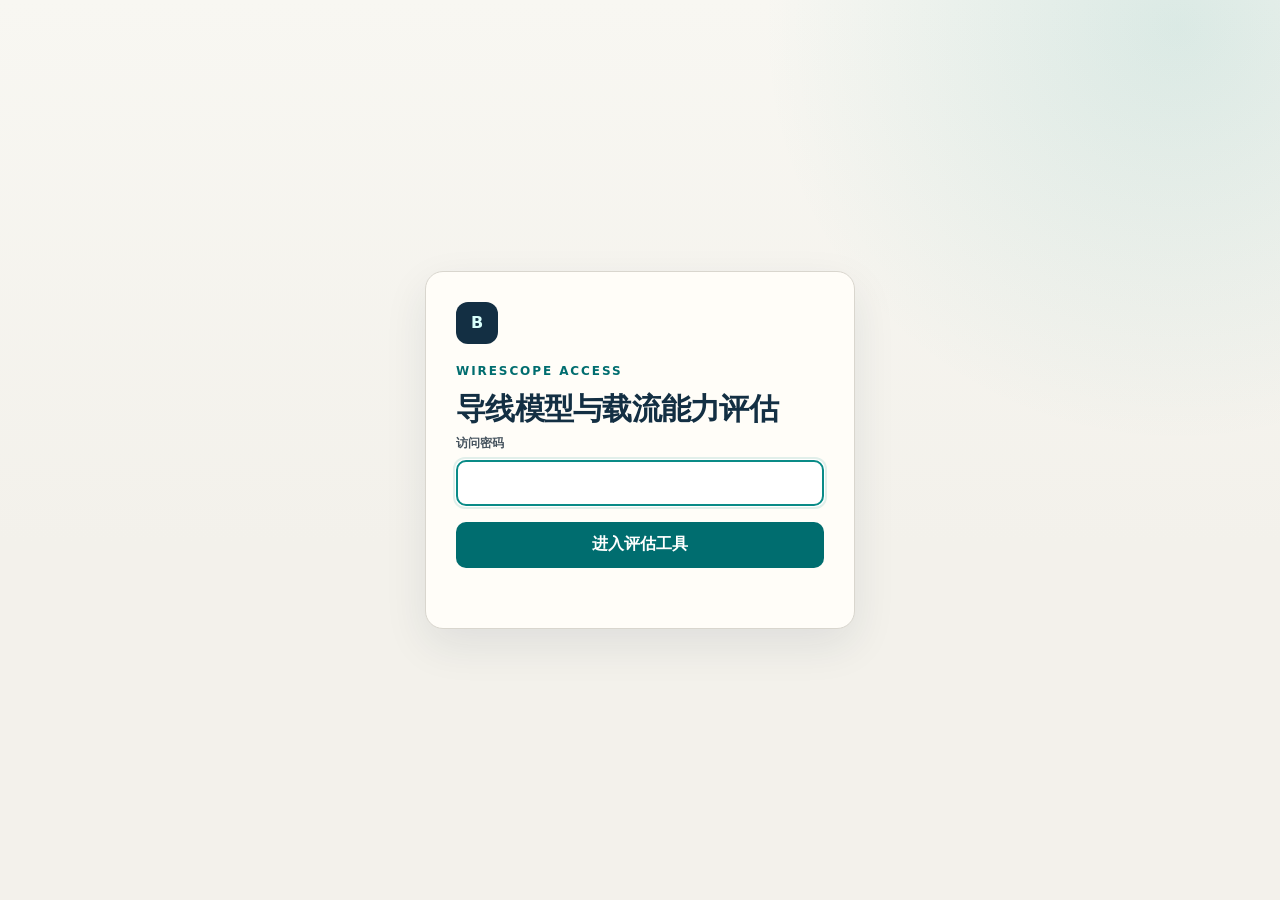
<file: wire_model_ampacity_evaluator.html>
<!doctype html>
<html lang="zh-CN">
<head>
  <meta charset="utf-8">
  <meta name="viewport" content="width=device-width, initial-scale=1">
  <meta name="description" content="评估有限尺寸矩形导线何时可近似为无限长、无限细导线，并估算不同材料的直流载流能力。">
  <title>导线近似与载流能力评估器</title>
  <style>
    :root{--ink:#17212b;--muted:#66737e;--paper:#f3f1eb;--panel:#fffdf8;--line:#d9d6ce;--teal:#006d6f;--teal2:#0a8b87;--amber:#d98e04;--red:#b9473e;--green:#26734d;--navy:#132f43;--shadow:0 16px 44px rgba(19,47,67,.09);--radius:18px}
    *{box-sizing:border-box}html{scroll-behavior:smooth}body{margin:0;color:var(--ink);background:radial-gradient(circle at 92% 3%,rgba(10,139,135,.12),transparent 26rem),linear-gradient(180deg,#f8f7f2 0,var(--paper) 34rem);font-family:Inter,"Noto Sans SC","Microsoft YaHei",system-ui,sans-serif;line-height:1.55}button,input,select{font:inherit}button,input,select,summary{outline-color:var(--teal2)}.hidden{display:none!important}
    .gate{min-height:100vh;display:grid;place-items:center;padding:24px}.gate-card{width:min(430px,100%);padding:30px;background:var(--panel);border:1px solid var(--line);border-radius:var(--radius);box-shadow:var(--shadow)}.gate-card h1{margin:0 0 8px;color:var(--navy);font:650 30px/1.18 Georgia,"Noto Serif SC",serif;letter-spacing:-.025em}.gate-card>p:not(.eyebrow):not(.gate-error){margin:0 0 22px;color:var(--muted);font-size:13px}.gate-field label{display:block;margin-bottom:7px;color:#46535e;font-size:12px;font-weight:750}.gate-field input{min-height:46px}.gate-primary{width:100%;min-height:46px;margin-top:16px;color:#fff;background:var(--teal);border:0;border-radius:10px;cursor:pointer;font-weight:800}.gate-primary:hover{background:var(--teal2)}.gate-error{min-height:20px;margin:10px 0 0;color:var(--red);font-size:12px;font-weight:650}.gate-mark{display:grid;place-items:center;width:42px;height:42px;margin-bottom:18px;color:#d8fffb;background:var(--navy);border-radius:12px;font-weight:850}
    .topbar{position:sticky;top:0;z-index:20;display:flex;align-items:center;justify-content:space-between;gap:24px;min-height:70px;padding:12px clamp(18px,4vw,64px);color:#f7fbfb;background:rgba(19,47,67,.96);border-bottom:1px solid rgba(255,255,255,.1);backdrop-filter:blur(14px)}.brand{display:flex;align-items:center;gap:12px}.brand-mark{display:grid;place-items:center;width:38px;height:38px;color:#d8fffb;background:rgba(10,139,135,.28);border:1px solid rgba(216,255,251,.35);border-radius:11px;font-weight:800}.brand strong,.brand small{display:block}.brand strong{letter-spacing:.02em}.brand small,.top-meta{color:#b9cbd4;font-size:11px}.top-actions{display:flex;align-items:center;gap:16px}.top-meta{text-align:right}.top-meta b{color:#ecfaf9}.home-link{display:inline-flex;align-items:center;min-height:38px;padding:7px 13px;color:#ecfaf9;text-decoration:none;border:1px solid rgba(216,255,251,.32);border-radius:9px;font-size:12px;font-weight:750;white-space:nowrap}.home-link:hover{color:#fff;background:rgba(10,139,135,.32);border-color:rgba(216,255,251,.55)}.home-link:focus-visible{outline:3px solid #84d7d0;outline-offset:3px}
    main{width:min(1480px,calc(100% - 32px));margin:auto;padding:42px 0 72px}.hero{display:grid;grid-template-columns:minmax(0,1.15fr) minmax(360px,.85fr);gap:34px;align-items:center;margin-bottom:30px}.eyebrow{margin:0 0 10px;color:var(--teal);font-size:12px;font-weight:800;letter-spacing:.16em;text-transform:uppercase}h1{max-width:820px;margin:0;color:var(--navy);font-family:Georgia,"Noto Serif SC",serif;font-size:clamp(34px,5vw,64px);font-weight:650;letter-spacing:-.035em;line-height:1.07}.hero-copy{max-width:760px;margin:20px 0 0;color:#51606c;font-size:16px}.hero-note{padding:24px;color:#eaf6f5;background:var(--navy);border-radius:var(--radius);box-shadow:var(--shadow)}.hero-note .formula{margin:6px 0 12px;color:#fff;font:clamp(22px,3vw,32px) Georgia,serif}.hero-note p{margin:0;color:#b9cbd4;font-size:13px}
    .layout{display:grid;grid-template-columns:360px minmax(0,1fr);gap:24px;align-items:start}.controls{position:sticky;top:92px;max-height:calc(100vh - 112px);overflow:auto;padding:22px;background:var(--panel);border:1px solid var(--line);border-radius:var(--radius);box-shadow:var(--shadow);scrollbar-width:thin}.panel-title,.section-head{display:flex;align-items:flex-start;justify-content:space-between;gap:14px}.panel-title{align-items:baseline;margin-bottom:18px}.panel-title h2,.section-head h2{margin:0;color:var(--navy);font-size:19px}.panel-title span{color:var(--muted);font-size:11px}fieldset{margin:0 0 22px;padding:0;border:0}fieldset+fieldset{padding-top:20px;border-top:1px solid var(--line)}legend{width:100%;margin-bottom:13px;color:var(--navy);font-size:12px;font-weight:800;letter-spacing:.08em;text-transform:uppercase}.input-grid{display:grid;grid-template-columns:1fr 1fr;gap:12px}.field.full{grid-column:1/-1}.field label{display:flex;justify-content:space-between;gap:8px;margin-bottom:6px;color:#46535e;font-size:12px;font-weight:650}.field label span{color:#84909a;font-weight:500}input,select{width:100%;min-height:42px;padding:9px 11px;color:var(--ink);background:#fff;border:1px solid #cbc9c2;border-radius:9px}input:focus,select:focus{border-color:var(--teal2);box-shadow:0 0 0 3px rgba(10,139,135,.12)}.field-help{margin:7px 0 0;color:var(--muted);font-size:11px}.reset-button{width:100%;min-height:42px;color:var(--teal);background:#edf8f6;border:1px solid #b7dcd7;border-radius:10px;cursor:pointer;font-weight:750}.reset-button:hover{background:#dff1ee}
    .results{min-width:0}.status-grid{display:grid;grid-template-columns:repeat(3,minmax(0,1fr));gap:14px;margin-bottom:18px}.status-card{min-height:150px;padding:19px;background:var(--panel);border:1px solid var(--line);border-top:4px solid var(--green);border-radius:14px;box-shadow:0 8px 24px rgba(19,47,67,.06)}.status-card.fail{border-top-color:var(--red)}.status-label{color:var(--muted);font-size:12px;font-weight:750}.status-word{margin:8px 0 2px;color:var(--green);font-size:23px;font-weight:850}.status-card.fail .status-word{color:var(--red)}.status-value{color:var(--navy);font-size:13px}.status-sub{margin-top:8px;color:var(--muted);font-size:11px}
    .panel{margin-bottom:18px;padding:24px;background:var(--panel);border:1px solid var(--line);border-radius:var(--radius);box-shadow:var(--shadow)}.section-head{margin-bottom:20px}.section-head p{max-width:680px;margin:4px 0 0;color:var(--muted);font-size:12px}.badge{flex:0 0 auto;padding:5px 9px;color:var(--teal);background:#e6f4f2;border-radius:999px;font-size:10px;font-weight:800;letter-spacing:.06em;text-transform:uppercase}
    .diagram-grid{display:grid;grid-template-columns:minmax(300px,.85fr) minmax(320px,1.15fr);gap:28px;align-items:center}.wire-figure{min-height:260px;padding:12px;background:linear-gradient(180deg,#edf7f5,#f8f4eb);border:1px solid #d7e1dd;border-radius:14px}.wire-figure svg{display:block;width:100%;height:250px}.svg-label{fill:#42515e;font:12px Inter,sans-serif}.svg-small{fill:#667680;font:10px Inter,sans-serif}.comparison-list{display:grid;gap:15px}.comparison-row{display:grid;grid-template-columns:150px 1fr 95px;gap:12px;align-items:center}.comparison-name{color:#46535e;font-size:12px}.comparison-name b{display:block;color:var(--ink);font-size:13px}.bar-track{height:10px;overflow:hidden;background:#e7e5de;border-radius:99px}.bar-fill{height:100%;width:0;background:var(--teal2);border-radius:inherit;transition:width .35s ease}.comparison-row.ideal .bar-fill{background:var(--navy)}.comparison-row.real .bar-fill{background:var(--amber)}.comparison-value{text-align:right;color:var(--navy);font-variant-numeric:tabular-nums;font-size:12px;font-weight:750}
    .metric-grid{display:grid;grid-template-columns:repeat(4,minmax(0,1fr));gap:12px}.metric{padding:16px;background:#f7f6f1;border:1px solid #e1ded6;border-radius:12px}.metric .name{color:var(--muted);font-size:11px}.metric .value{margin-top:6px;color:var(--navy);font-size:20px;font-weight:800;font-variant-numeric:tabular-nums}.metric .hint{margin-top:3px;color:#7b878f;font-size:10px}
    .limit-callout{display:grid;grid-template-columns:minmax(220px,.75fr) minmax(0,1.25fr);gap:24px;align-items:center;margin-bottom:18px;padding:22px;color:#effafa;background:linear-gradient(135deg,var(--navy),#0d5960);border-radius:14px}.limit-callout .kicker{color:#acd8d5;font-size:11px;font-weight:750;letter-spacing:.08em;text-transform:uppercase}.limit-callout .big{margin:4px 0;color:#fff;font-size:clamp(34px,5vw,52px);font-weight:850;line-height:1.1}.limit-callout .caption{color:#b9d7d5;font-size:11px}.limit-bars{display:grid;gap:13px}.limit-line{display:grid;grid-template-columns:128px 1fr 88px;gap:10px;align-items:center;font-size:11px}.limit-line .bar-track{background:rgba(255,255,255,.16)}.limit-line .bar-fill{background:#79d0c7}.limit-line:last-child .bar-fill{background:#ffbf4b}.limit-line strong{text-align:right;color:#fff;font-variant-numeric:tabular-nums}.notice{margin-top:14px;padding:12px 14px;color:#775617;background:#fff7df;border-left:3px solid var(--amber);border-radius:6px;font-size:11px}
    .table-wrap{overflow-x:auto;border:1px solid var(--line);border-radius:12px}table{width:100%;min-width:760px;border-collapse:collapse;font-size:12px}th,td{padding:12px 14px;text-align:right;border-bottom:1px solid #e3e0d8;font-variant-numeric:tabular-nums}th:first-child,td:first-child{text-align:left}th{color:#4f5e69;background:#f1f3ef;font-size:10px;letter-spacing:.04em;text-transform:uppercase}tbody tr:last-child td{border-bottom:0}tbody tr.active{background:#eaf6f4}tbody tr:hover{background:#f4f7f4}.material-name{color:var(--navy);font-weight:800}.rank{display:inline-grid;place-items:center;width:21px;height:21px;margin-right:8px;color:#fff;background:var(--teal);border-radius:50%;font-size:10px}
    details{margin-top:10px;background:#faf9f5;border:1px solid var(--line);border-radius:12px}summary{padding:15px 17px;color:var(--navy);cursor:pointer;font-weight:750}.details-body{padding:0 18px 18px;color:#52606b;font-size:13px}.details-body p{margin:8px 0}.equation{overflow-x:auto;margin:12px 0;padding:12px 14px;color:var(--navy);background:#edf3f1;border-radius:8px;font:15px Georgia,"Times New Roman",serif;white-space:nowrap}.assumption-grid{display:grid;grid-template-columns:repeat(3,1fr);gap:12px;margin-top:16px}.assumption{padding:14px;background:#f7f6f1;border-radius:10px}.assumption b{display:block;margin-bottom:4px;color:var(--navy);font-size:12px}.assumption span{color:var(--muted);font-size:11px}.error-box{display:none;margin-bottom:16px;padding:14px 16px;color:#7f2c26;background:#fff0ed;border:1px solid #efbbb5;border-radius:10px;font-size:13px}footer{padding-top:12px;color:#7a858d;text-align:center;font-size:11px}
    @media(max-width:1080px){.hero{grid-template-columns:1fr}.layout{grid-template-columns:1fr}.controls{position:static;max-height:none}.input-grid{grid-template-columns:repeat(4,1fr)}.field.full{grid-column:span 2}}
    @media(max-width:760px){main{width:min(100% - 20px,1480px);padding-top:28px}.top-meta{display:none}.input-grid,.status-grid,.metric-grid,.assumption-grid{grid-template-columns:1fr 1fr}.diagram-grid,.limit-callout{grid-template-columns:1fr}.comparison-row{grid-template-columns:120px 1fr 78px}}
    @media(max-width:480px){.input-grid,.status-grid,.metric-grid,.assumption-grid{grid-template-columns:1fr}.field.full{grid-column:auto}.panel,.controls{padding:17px}.comparison-row{grid-template-columns:1fr 70px}.comparison-row .bar-track{grid-column:1/-1;grid-row:2}.limit-line{grid-template-columns:105px 1fr 70px}}
  </style>
</head>
<body>
  <section id="accessGate" class="gate" aria-labelledby="gateTitle">
    <form id="accessForm" class="gate-card">
      <div class="gate-mark">B</div>
      <p class="eyebrow">WireScope Access</p>
      <h1 id="gateTitle">导线模型与载流能力评估</h1>
      <!-- <p>请输入访问密码进入评估工具。</p> -->
      <div class="gate-field">
        <label for="accessPassword">访问密码</label>
        <input id="accessPassword" type="password" autocomplete="current-password" required autofocus>
      </div>
      <button class="gate-primary" type="submit">进入评估工具</button>
      <p id="accessError" class="gate-error" role="alert" aria-live="assertive"></p>
    </form>
  </section>

  <div id="app" class="hidden">
  <header class="topbar">
    <div class="brand"><div class="brand-mark">B</div><div><strong>WireScope</strong><small>导线模型适用性实验台</small></div></div>
    <div class="top-actions">
      <div class="top-meta">参考模型：<b>有限长矩形截面数值积分</b><br>工作范围：直流 / 准静态 / 裸导线</div>
      <a class="home-link" href="./index.html">返回首页</a>
    </div>
  </header>
  <main>
    <section class="hero">
      <div><p class="eyebrow">Geometry · Material · Thermal</p><h1>一根真实导线，何时足够“无限”？</h1><p class="hero-copy">用长度、线宽、厚度和观察高度量化理想导线模型的误差；再把材料电阻率与表面散热纳入，估算同一几何条件下的直流载流能力。</p></div>
      <aside class="hero-note"><div class="eyebrow" style="color:#84d7d0">理想模型</div><div class="formula">B<sub>∞</sub> = μ₀I / 2πd</div><p>这里的 d 是观察点到导线截面中心的距离。页面使用有限长度、矩形截面积分作为误差参考，而不是用经验比值直接下结论。</p></aside>
    </section>
    <div class="layout">
      <aside class="controls" aria-label="参数设置">
        <div class="panel-title"><h2>输入参数</h2><span>修改后即时重算</span></div>
        <fieldset><legend>导线与材料</legend><div class="input-grid">
          <div class="field full"><label for="material">导体材料 <span>均质</span></label><select id="material"></select></div>
          <div class="field"><label for="length">线长 L <span>mm</span></label><input id="length" type="number" min="0.01" step="10" value="1000"></div>
          <div class="field"><label for="width">线宽 w <span>mm</span></label><input id="width" type="number" min="0.001" step="0.1" value="2"></div>
          <div class="field"><label for="thickness">厚度 t <span>mm</span></label><input id="thickness" type="number" min="0.001" step="0.1" value="1"></div>
          <div class="field"><label for="height">观察高度 h <span>mm</span></label><input id="height" type="number" min="0.001" step="1" value="20"></div>
        </div><p class="field-help">h 从导线上表面量到观察点；观察点位于长度与宽度方向的中心线上。</p></fieldset>
        <fieldset><legend>磁场判据</legend><div class="input-grid">
          <div class="field"><label for="current">评估电流 I <span>A</span></label><input id="current" type="number" min="0" step="1" value="10"></div>
          <div class="field"><label for="tolerance">允许误差 ε <span>%</span></label><input id="tolerance" type="number" min="0.01" max="50" step="0.1" value="1"></div>
        </div></fieldset>
        <fieldset><legend>载流与散热边界</legend><div class="input-grid">
          <div class="field"><label for="ambient">环境温度 <span>°C</span></label><input id="ambient" type="number" min="-100" max="500" step="1" value="25"></div>
          <div class="field"><label for="maxTemp">允许温度 <span>°C</span></label><input id="maxTemp" type="number" min="-99" max="3000" step="1" value="80"></div>
          <div class="field"><label for="hConv">对流系数 <span>W/m²K</span></label><input id="hConv" type="number" min="0" max="1000" step="1" value="10"></div>
          <div class="field"><label for="emissivity">表面发射率 <span>0–1</span></label><input id="emissivity" type="number" min="0" max="1" step="0.05" value="0.4"></div>
          <div class="field full"><label for="jMax">工程电流密度上限 <span>A/mm²</span></label><input id="jMax" type="number" min="0.001" max="10000" step="0.5" value="6"><p class="field-help">这是设计约束，不是材料常数。绝缘、端子、规范和安装方式可能要求更低值。</p></div>
        </div></fieldset>
        <button class="reset-button" id="reset" type="button">恢复示例参数</button>
      </aside>
      <section class="results" aria-live="polite">
        <div class="error-box" id="errorBox"></div>
        <div class="status-grid">
          <article class="status-card" id="lengthCard"><div class="status-label">有限长度判定</div><div class="status-word" id="lengthStatus">—</div><div class="status-value" id="lengthError">—</div><div class="status-sub" id="lengthAdvice">—</div></article>
          <article class="status-card" id="sectionCard"><div class="status-label">有限截面判定</div><div class="status-word" id="sectionStatus">—</div><div class="status-value" id="sectionError">—</div><div class="status-sub" id="sectionAdvice">—</div></article>
          <article class="status-card" id="overallCard"><div class="status-label">无限长 + 无限细</div><div class="status-word" id="overallStatus">—</div><div class="status-value" id="overallError">—</div><div class="status-sub" id="overallAdvice">—</div></article>
        </div>
        <article class="panel">
          <div class="section-head"><div><h2>几何与磁场模型</h2><p>四个模型使用同一电流。组合参考值同时考虑有限长度与矩形截面，是本页误差计算的基准。</p></div><span class="badge">Biot–Savart</span></div>
          <div class="diagram-grid">
            <div class="wire-figure"><svg viewBox="0 0 420 250" role="img" aria-label="导线几何示意图"><defs><linearGradient id="copper" x1="0" x2="1"><stop offset="0" stop-color="#b96635"/><stop offset=".55" stop-color="#e29a58"/><stop offset="1" stop-color="#9f4d2c"/></linearGradient><marker id="arrow" viewBox="0 0 10 10" refX="5" refY="5" markerWidth="5" markerHeight="5" orient="auto-start-reverse"><path d="M0,0 L10,5 L0,10 z" fill="#006d6f"/></marker></defs><line x1="210" y1="34" x2="210" y2="122" stroke="#006d6f" stroke-width="1.5" stroke-dasharray="4 4" marker-start="url(#arrow)" marker-end="url(#arrow)"/><circle cx="210" cy="26" r="7" fill="#d98e04"/><circle cx="210" cy="26" r="12" fill="none" stroke="#d98e04" opacity=".35"/><text x="224" y="30" class="svg-label">观察点 P</text><text x="220" y="78" class="svg-label" id="svgHeight">h</text><polygon points="55,133 315,133 366,158 106,158" fill="#efb477"/><polygon points="106,158 366,158 366,188 106,188" fill="url(#copper)"/><polygon points="55,133 106,158 106,188 55,163" fill="#9e4d2c"/><line x1="57" y1="207" x2="365" y2="207" stroke="#006d6f" marker-start="url(#arrow)" marker-end="url(#arrow)"/><text x="181" y="226" class="svg-label" id="svgLength">L</text><line x1="378" y1="159" x2="378" y2="188" stroke="#006d6f" marker-start="url(#arrow)" marker-end="url(#arrow)"/><text x="386" y="179" class="svg-small" id="svgThickness">t</text><line x1="76" y1="122" x2="109" y2="140" stroke="#006d6f" marker-start="url(#arrow)" marker-end="url(#arrow)"/><text x="50" y="113" class="svg-small" id="svgWidth">w</text><line x1="137" y1="171" x2="300" y2="171" stroke="#fff" stroke-width="2" marker-end="url(#arrow)"/><text x="211" y="166" fill="#fff" font-size="10">I</text></svg></div>
            <div class="comparison-list">
              <div class="comparison-row ideal"><div class="comparison-name"><b>理想无限细</b>无限长 / 零截面</div><div class="bar-track"><div class="bar-fill" id="barIdeal"></div></div><div class="comparison-value" id="fieldIdeal">—</div></div>
              <div class="comparison-row"><div class="comparison-name"><b>仅有限长度</b>零截面 / 长度 L</div><div class="bar-track"><div class="bar-fill" id="barFinite"></div></div><div class="comparison-value" id="fieldFinite">—</div></div>
              <div class="comparison-row"><div class="comparison-name"><b>仅有限截面</b>无限长 / w × t</div><div class="bar-track"><div class="bar-fill" id="barRect"></div></div><div class="comparison-value" id="fieldRect">—</div></div>
              <div class="comparison-row real"><div class="comparison-name"><b>组合参考值</b>有限长 / 矩形截面</div><div class="bar-track"><div class="bar-fill" id="barReal"></div></div><div class="comparison-value" id="fieldReal">—</div></div>
            </div>
          </div>
          <div class="metric-grid" style="margin-top:18px"><div class="metric"><div class="name">中心距离 d</div><div class="value" id="centerDistance">—</div><div class="hint">h + t/2</div></div><div class="metric"><div class="name">长度尺度 L / 2d</div><div class="value" id="lengthRatio">—</div><div class="hint">越大越接近无限长</div></div><div class="metric"><div class="name">宽度尺度 w / d</div><div class="value" id="widthRatio">—</div><div class="hint">越小越接近线电流</div></div><div class="metric"><div class="name">截面积 A</div><div class="value" id="areaValue">—</div><div class="hint">矩形截面 w × t</div></div></div>
        </article>
        <article class="panel">
          <div class="section-head"><div><h2>直流载流能力</h2><p>取“工程电流密度上限”和“目标温度下的稳态热平衡上限”中较小者；材料电阻率按温度线性修正。</p></div><span class="badge" id="selectedMaterialBadge">—</span></div>
          <div class="limit-callout"><div><div class="kicker">建议计算上限</div><div class="big" id="recommendedCurrent">—</div><div class="caption" id="limitingReason">—</div></div><div class="limit-bars"><div class="limit-line"><span>电流密度约束</span><div class="bar-track"><div class="bar-fill" id="barJ"></div></div><strong id="currentJ">—</strong></div><div class="limit-line"><span>稳态散热约束</span><div class="bar-track"><div class="bar-fill" id="barThermal"></div></div><strong id="currentThermal">—</strong></div></div></div>
          <div class="metric-grid"><div class="metric"><div class="name">环境温度电阻</div><div class="value" id="resistanceAmbient">—</div><div class="hint">按输入线长</div></div><div class="metric"><div class="name">上限电流压降</div><div class="value" id="voltageDrop">—</div><div class="hint">按允许温度电阻率</div></div><div class="metric"><div class="name">上限电流损耗</div><div class="value" id="powerLoss">—</div><div class="hint">I²R，未计端子</div></div><div class="metric"><div class="name">上限电流参考磁场</div><div class="value" id="fieldAtMax">—</div><div class="hint">有限长矩形截面</div></div><div class="metric"><div class="name">20°C 电阻率</div><div class="value" id="resistivity">—</div><div class="hint">材料数据库值</div></div><div class="metric"><div class="name">温度系数 α</div><div class="value" id="tempCoefficient">—</div><div class="hint">线性近似</div></div><div class="metric"><div class="name">单位长度质量</div><div class="value" id="massPerLength">—</div><div class="hint">由密度与截面计算</div></div><div class="metric"><div class="name">熔点余量</div><div class="value" id="meltMargin">—</div><div class="hint">不等于可用温度余量</div></div></div>
          <div class="notice" id="thermalNotice">该结果不是安规额定值。绝缘等级、接头、封闭空间、成束敷设、邻近热源、交流集肤/邻近效应都会改变允许电流。</div>
        </article>
        <article class="panel"><div class="section-head"><div><h2>材料横向比较</h2><p>固定当前几何、温度、发射率、对流系数与工程电流密度约束，仅替换材料属性。按最终建议上限排序。</p></div><span class="badge">Same conditions</span></div><div class="table-wrap"><table><thead><tr><th>材料</th><th>电阻率 @20°C</th><th>环境温度电阻</th><th>热上限</th><th>建议上限</th><th>上限损耗</th><th>质量 / m</th></tr></thead><tbody id="materialTable"></tbody></table></div></article>
        <article class="panel">
          <div class="section-head"><div><h2>理论、判据与适用边界</h2><p>所有结论都对应明确的参考量与误差定义，便于复核或迁移到工程计算。</p></div><span class="badge">Method</span></div>
          <details open><summary>1. 磁场参考模型与误差如何定义？</summary><div class="details-body"><p>导线沿 x 轴，观察点位于长度中点和宽度中线的正上方。矩形截面内假设直流电流密度均匀。对截面内每一根面积微元电流丝，采用有限直导线在中垂面上的毕奥–萨伐尔解，再以高斯–勒让德求积做二维积分：</p><div class="equation">B<sub>ref</sub> = μ₀I/(2πA) ∬ [(z<sub>p</sub>−z′)/r²] · [L/√(L²+4r²)] dA</div><p>其中 r² = y′² + (z<sub>p</sub>−z′)²，z<sub>p</sub> = h + t/2。理想值为 B<sub>∞</sub> = μ₀I/(2πd)。页面误差统一定义为 |B<sub>ideal</sub> − B<sub>reference</sub>| / |B<sub>reference</sub>|。</p></div></details>
          <details><summary>2. “无限长”和“无限细”的判据是什么？</summary><div class="details-body"><p>无限长判据只比较理想无限长线电流与有限长线电流；无限细判据只比较无限长线电流与无限长矩形截面；组合判据则比较理想模型与完整参考模型。三项误差分别与输入的允许误差 ε 比较。</p><div class="equation">K<sub>L</sub> = L / √(L² + 4d²),　e<sub>L</sub> = 1/K<sub>L</sub> − 1</div><p>比例 L/(2d) 和 w/d 只作为直觉性尺度展示，最终判断来自实际积分误差，而不是固定的“10 倍”经验规则。</p></div></details>
          <details><summary>3. 最大电流如何估算？</summary><div class="details-body"><p>目标温度 T<sub>max</sub> 下，每单位长度的焦耳热与对流、辐射散热平衡。假设四个长表面都暴露在空气中，忽略端部导热：</p><div class="equation">I²ρ(T)/A = 2(w+t){h<sub>c</sub>(T−T<sub>a</sub>) + ε<sub>s</sub>σ[(T+273.15)⁴−(T<sub>a</sub>+273.15)⁴]}</div><p>热上限 I<sub>thermal</sub> 与工程上限 I<sub>J</sub> = J<sub>max</sub>A 中取较小者。它是参数化的一阶估算，不替代 IEC、GB、NEC 或具体产品认证。</p></div></details>
          <div class="assumption-grid"><div class="assumption"><b>当前适用</b><span>直流或足够低频、均质导体、均匀电流、空气中裸露、观察点在中垂面。</span></div><div class="assumption"><b>尚未计入</b><span>集肤/邻近效应、绝缘层、接触电阻、端部散热、风向、安装基材及其他导线耦合。</span></div><div class="assumption"><b>谨慎使用</b><span>铁磁材料、接近导体表面的极小高度、温度接近熔点或材料属性随温度强烈非线性的情形。</span></div></div>
        </article>
      </section>
    </div>
    <footer>WireScope · 所有输入和计算均在浏览器本地完成 · 数值结果用于模型评估与初步设计</footer>
  </main>
  </div>
  <script>
    "use strict";
    const ACCESS_HASH="8d969eef6ecad3c29a3a629280e686cf0c3f5d5a86aff3ca12020c923adc6c92";
    const SESSION_KEY="wire-model-ampacity-access";
    const byId=id=>document.getElementById(id);

    async function sha256(text){const data=new TextEncoder().encode(text),hash=await crypto.subtle.digest("SHA-256",data);return Array.from(new Uint8Array(hash)).map(v=>v.toString(16).padStart(2,"0")).join("")}
    function unlock(){byId("accessGate").classList.add("hidden");byId("app").classList.remove("hidden")}
    byId("accessForm").addEventListener("submit",async event=>{event.preventDefault();const input=byId("accessPassword");try{if(await sha256(input.value)===ACCESS_HASH){sessionStorage.setItem(SESSION_KEY,"ok");byId("accessError").textContent="";unlock()}else{byId("accessError").textContent="密码不正确。";input.select()}}catch{byId("accessError").textContent="当前浏览器无法执行密码校验，请使用新版浏览器访问。"}});
    if(sessionStorage.getItem(SESSION_KEY)==="ok")unlock();
    const MU0=4*Math.PI*1e-7,SIGMA=5.670374419e-8;
    const materials={
      copper:{name:"紫铜 / Copper",rho20:1.724e-8,alpha:.00393,density:8960,melt:1084.6},
      aluminum:{name:"铝 / Aluminum",rho20:2.82e-8,alpha:.00403,density:2700,melt:660.3},
      silver:{name:"银 / Silver",rho20:1.59e-8,alpha:.0038,density:10490,melt:961.8},
      gold:{name:"金 / Gold",rho20:2.44e-8,alpha:.0034,density:19320,melt:1064.2},
      tungsten:{name:"钨 / Tungsten",rho20:5.6e-8,alpha:.0045,density:19300,melt:3422},
      nichrome:{name:"镍铬合金 / Nichrome",rho20:1.1e-6,alpha:.0004,density:8400,melt:1400},
      constantan:{name:"康铜 / Constantan",rho20:4.9e-7,alpha:.00002,density:8880,melt:1220},
      stainless:{name:"304 不锈钢",rho20:7.2e-7,alpha:.00094,density:8000,melt:1400}
    };
    const GL_X=[-.9894009349916499,-.9445750230732326,-.8656312023878318,-.755404408355003,-.6178762444026438,-.4580167776572274,-.2816035507792589,-.0950125098376374,.0950125098376374,.2816035507792589,.4580167776572274,.6178762444026438,.755404408355003,.8656312023878318,.9445750230732326,.9894009349916499];
    const GL_W=[.0271524594117541,.0622535239386479,.0951585116824928,.1246289712555339,.1495959888165767,.1691565193950025,.1826034150449236,.1894506104550685,.1894506104550685,.1826034150449236,.1691565193950025,.1495959888165767,.1246289712555339,.0951585116824928,.0622535239386479,.0271524594117541];
    const ids=["material","length","width","thickness","height","current","tolerance","ambient","maxTemp","hConv","emissivity","jMax"],el=Object.fromEntries(ids.map(id=>[id,document.getElementById(id)]));
    const defaults={material:"copper",length:1000,width:2,thickness:1,height:20,current:10,tolerance:1,ambient:25,maxTemp:80,hConv:10,emissivity:.4,jMax:6};
    Object.entries(materials).forEach(([key,value])=>{const option=document.createElement("option");option.value=key;option.textContent=value.name;el.material.appendChild(option)});
    const num=id=>Number(el[id].value);
    function getParams(){return{material:el.material.value,L:num("length")/1000,w:num("width")/1000,t:num("thickness")/1000,h:num("height")/1000,I:num("current"),tol:num("tolerance")/100,ambient:num("ambient"),maxTemp:num("maxTemp"),hConv:num("hConv"),emissivity:num("emissivity"),jMax:num("jMax")}}
    function validate(p){const e=[];if(![p.L,p.w,p.t,p.h].every(v=>Number.isFinite(v)&&v>0))e.push("长度、宽度、厚度和观察高度必须为正数。");if(!Number.isFinite(p.I)||p.I<0)e.push("评估电流不能为负数。");if(!Number.isFinite(p.tol)||p.tol<=0||p.tol>.5)e.push("允许误差应在 0.01% 到 50% 之间。");if(!Number.isFinite(p.ambient)||!Number.isFinite(p.maxTemp)||p.maxTemp<=p.ambient)e.push("允许温度必须高于环境温度。");if(!Number.isFinite(p.hConv)||p.hConv<0)e.push("对流换热系数不能为负数。");if(!Number.isFinite(p.emissivity)||p.emissivity<0||p.emissivity>1)e.push("表面发射率必须在 0 到 1 之间。");if(!Number.isFinite(p.jMax)||p.jMax<=0)e.push("工程电流密度上限必须为正数。");return e}
    function integrateField(p,finiteLength){const zObs=p.h+p.t/2;let sum=0;for(let i=0;i<GL_X.length;i++){const y=GL_X[i]*p.w/2;for(let j=0;j<GL_X.length;j++){const z=GL_X[j]*p.t/2,dz=zObs-z,r2=y*y+dz*dz,k=finiteLength?p.L/Math.sqrt(p.L*p.L+4*r2):1;sum+=GL_W[i]*GL_W[j]*dz/r2*k}}const integral=sum*p.w*p.t/4;return MU0*p.I/(2*Math.PI*p.w*p.t)*integral}
    function geometryModel(p){const d=p.h+p.t/2,ideal=MU0*p.I/(2*Math.PI*d),kLength=p.L/Math.sqrt(p.L*p.L+4*d*d),finiteThin=ideal*kLength,rectInfinite=integrateField(p,false),reference=integrateField(p,true),floor=Math.max(Math.abs(ideal)*1e-15,1e-300),relative=(a,b)=>Math.abs(a-b)/Math.max(Math.abs(b),floor),lengthError=1/kLength-1,sectionError=relative(ideal,rectInfinite),overallError=relative(ideal,reference),kTarget=1/(1+p.tol),requiredLength=2*d*kTarget/Math.sqrt(Math.max(1-kTarget*kTarget,1e-30));return{d,ideal,finiteThin,rectInfinite,reference,lengthError,sectionError,overallError,requiredLength}}
    function thermalModel(p,mat,currentOverride){const area=p.w*p.t,perimeter=2*(p.w+p.t),rhoAmbient=mat.rho20*(1+mat.alpha*(p.ambient-20)),rhoHot=mat.rho20*(1+mat.alpha*(p.maxTemp-20)),ta=p.ambient+273.15,th=p.maxTemp+273.15,heatFlux=p.hConv*(p.maxTemp-p.ambient)+p.emissivity*SIGMA*(th**4-ta**4),qPerLength=Math.max(0,perimeter*heatFlux),thermalCurrent=Math.sqrt(Math.max(0,qPerLength*area/rhoHot)),densityCurrent=p.jMax*area*1e6,recommended=Math.min(thermalCurrent,densityCurrent),current=currentOverride??recommended,rAmbient=rhoAmbient*p.L/area,rHot=rhoHot*p.L/area;return{area,rhoAmbient,rhoHot,thermalCurrent,densityCurrent,recommended,rAmbient,rHot,voltage:current*rHot,power:current*current*rHot,massPerLength:mat.density*area,limiting:thermalCurrent<=densityCurrent?"稳态散热":"工程电流密度"}}
    const fmt=(v,d=3)=>Number.isFinite(v)?new Intl.NumberFormat("zh-CN",{maximumSignificantDigits:d}).format(v):"—";
    const fmtPercent=v=>`${fmt(v*100,4)}%`;
    function fieldUnit(v){const a=Math.abs(v);return a>=1?`${fmt(v,4)} T`:a>=1e-3?`${fmt(v*1e3,4)} mT`:a>=1e-6?`${fmt(v*1e6,4)} μT`:a>=1e-9?`${fmt(v*1e9,4)} nT`:`${fmt(v,4)} T`}
    function resistanceUnit(v){return Math.abs(v)>=1?`${fmt(v,4)} Ω`:Math.abs(v)>=1e-3?`${fmt(v*1e3,4)} mΩ`:`${fmt(v*1e6,4)} μΩ`}
    function powerUnit(v){return Math.abs(v)>=1000?`${fmt(v/1000,4)} kW`:Math.abs(v)>=1?`${fmt(v,4)} W`:`${fmt(v*1000,4)} mW`}
    const currentUnit=v=>Math.abs(v)>=1000?`${fmt(v/1000,4)} kA`:`${fmt(v,4)} A`;
    function setStatus(cardId,statusId,pass,error,tol,advice){const card=document.getElementById(cardId);card.classList.toggle("fail",!pass);document.getElementById(statusId).textContent=pass?"可以采用":"不宜采用";const eId=cardId==="lengthCard"?"lengthError":cardId==="sectionCard"?"sectionError":"overallError",aId=cardId==="lengthCard"?"lengthAdvice":cardId==="sectionCard"?"sectionAdvice":"overallAdvice";document.getElementById(eId).textContent=`误差 ${fmtPercent(error)} · 阈值 ${fmtPercent(tol)}`;document.getElementById(aId).textContent=advice}
    function updateTable(p){const rows=Object.entries(materials).map(([key,mat])=>({key,mat,therm:thermalModel(p,mat)})).sort((a,b)=>b.therm.recommended-a.therm.recommended);document.getElementById("materialTable").innerHTML=rows.map((r,i)=>`<tr class="${r.key===p.material?"active":""}"><td><span class="rank">${i+1}</span><span class="material-name">${r.mat.name}</span></td><td>${fmt(r.mat.rho20*1e8,4)} ×10⁻⁸ Ω·m</td><td>${resistanceUnit(r.therm.rAmbient)}</td><td>${currentUnit(r.therm.thermalCurrent)}</td><td><strong>${currentUnit(r.therm.recommended)}</strong></td><td>${powerUnit(r.therm.power)}</td><td>${fmt(r.therm.massPerLength*1000,4)} g/m</td></tr>`).join("")}
    function update(){const p=getParams(),errors=validate(p),errorBox=document.getElementById("errorBox");if(errors.length){errorBox.style.display="block";errorBox.textContent=errors.join(" ");return}errorBox.style.display="none";const mat=materials[p.material],geo=geometryModel(p),therm=thermalModel(p,mat),lengthPass=geo.lengthError<=p.tol,sectionPass=geo.sectionError<=p.tol,overallPass=geo.overallError<=p.tol;
      setStatus("lengthCard","lengthStatus",lengthPass,geo.lengthError,p.tol,lengthPass?`当前长度是最低需求的 ${fmt(p.L/geo.requiredLength,3)} 倍`:`在相同 d 下，L 至少约 ${fmt(geo.requiredLength*1000,4)} mm`);
      setStatus("sectionCard","sectionStatus",sectionPass,geo.sectionError,p.tol,sectionPass?`w/d = ${fmt(p.w/geo.d,3)}，截面修正低于阈值`:"增大观察高度或减小 w、t 可降低误差");
      setStatus("overallCard","overallStatus",overallPass,geo.overallError,p.tol,overallPass?"理想公式在所选误差预算内":"请使用页面给出的组合参考磁场");
      const fields=[geo.ideal,geo.finiteThin,geo.rectInfinite,geo.reference],fieldScale=Math.max(...fields.map(Math.abs),1e-30);["Ideal","Finite","Rect","Real"].forEach((name,i)=>document.getElementById(`bar${name}`).style.width=`${Math.max(1,Math.abs(fields[i])/fieldScale*100)}%`);
      document.getElementById("fieldIdeal").textContent=fieldUnit(geo.ideal);document.getElementById("fieldFinite").textContent=fieldUnit(geo.finiteThin);document.getElementById("fieldRect").textContent=fieldUnit(geo.rectInfinite);document.getElementById("fieldReal").textContent=fieldUnit(geo.reference);document.getElementById("centerDistance").textContent=`${fmt(geo.d*1000,4)} mm`;document.getElementById("lengthRatio").textContent=fmt(p.L/(2*geo.d),4);document.getElementById("widthRatio").textContent=fmt(p.w/geo.d,4);document.getElementById("areaValue").textContent=`${fmt(therm.area*1e6,4)} mm²`;
      document.getElementById("svgHeight").textContent=`h = ${fmt(p.h*1000,4)} mm`;document.getElementById("svgLength").textContent=`L = ${fmt(p.L*1000,4)} mm`;document.getElementById("svgWidth").textContent=`w ${fmt(p.w*1000,3)} mm`;document.getElementById("svgThickness").textContent=`t ${fmt(p.t*1000,3)} mm`;
      document.getElementById("selectedMaterialBadge").textContent=mat.name;document.getElementById("recommendedCurrent").textContent=currentUnit(therm.recommended);document.getElementById("limitingReason").textContent=`当前由“${therm.limiting}”约束；另一约束仍需同时满足`;document.getElementById("currentJ").textContent=currentUnit(therm.densityCurrent);document.getElementById("currentThermal").textContent=currentUnit(therm.thermalCurrent);const maxLimit=Math.max(therm.densityCurrent,therm.thermalCurrent,1e-30);document.getElementById("barJ").style.width=`${therm.densityCurrent/maxLimit*100}%`;document.getElementById("barThermal").style.width=`${therm.thermalCurrent/maxLimit*100}%`;
      document.getElementById("resistanceAmbient").textContent=resistanceUnit(therm.rAmbient);document.getElementById("voltageDrop").textContent=`${fmt(therm.voltage,4)} V`;document.getElementById("powerLoss").textContent=powerUnit(therm.power);const fieldAtLimit=p.I>0?geo.reference*therm.recommended/p.I:integrateField({...p,I:therm.recommended},true);document.getElementById("fieldAtMax").textContent=fieldUnit(fieldAtLimit);document.getElementById("resistivity").textContent=`${fmt(mat.rho20*1e8,4)}×10⁻⁸ Ω·m`;document.getElementById("tempCoefficient").textContent=`${fmt(mat.alpha*1000,4)}×10⁻³ /K`;document.getElementById("massPerLength").textContent=`${fmt(therm.massPerLength*1000,4)} g/m`;document.getElementById("meltMargin").textContent=`${fmt(mat.melt-p.maxTemp,4)} °C`;
      document.getElementById("thermalNotice").textContent=p.maxTemp>=mat.melt?`警告：允许温度已达到或超过 ${mat.name} 的数据库熔点，载流结果没有物理意义。请降低允许温度。`:"该结果不是安规额定值。绝缘等级、接头、封闭空间、成束敷设、邻近热源、交流集肤/邻近效应都会改变允许电流。";updateTable(p)
    }
    ids.forEach(id=>{el[id].addEventListener("input",update);el[id].addEventListener("change",update)});document.getElementById("reset").addEventListener("click",()=>{Object.entries(defaults).forEach(([k,v])=>el[k].value=v);update()});update();
  </script>
</body>
</html>
</file>
<file: pindou.css>
:root{font-family:system-ui,-apple-system,"Segoe UI","Microsoft YaHei",sans-serif;color:#263342;background:#f3f5f7;font-size:16px;--accent:#d74d28;--border:#dce3e7;--muted:#61717c}*{box-sizing:border-box}body{margin:0}button,input,select{font:inherit}button,select,input[type=number]{min-height:38px;border:1px solid #ccd7dd;border-radius:7px;background:white;color:inherit;padding:7px 10px}button{cursor:pointer;font-size:14px;font-weight:550}button:hover:not(:disabled){background:#edf3f5;border-color:#738b97}button:disabled{opacity:.4;cursor:not-allowed}:focus-visible{outline:3px solid #3f9eae;outline-offset:3px}.primary{background:var(--accent);border-color:var(--accent);color:white;font-weight:650}.primary:hover:not(:disabled){background:#b73b1a;border-color:#b73b1a}.topbar{height:78px;background:#172f3b;color:white;display:flex;align-items:center;justify-content:space-between;padding:0 max(24px,calc((100vw - 1660px)/2));gap:24px}.topbar a{color:#cad9df;text-decoration:none;font-size:14px}.brand{display:flex;gap:12px;align-items:center;font-size:19px;font-weight:650}.brand small{display:block;font-size:10px;letter-spacing:2.5px;margin-top:3px;color:#a7c0ca}.brand b{color:#ffb66c;font-size:36px}.topbar>span{font-size:13px;color:#b8d4da}main{max-width:1660px;margin:auto;padding:32px 24px}.intro{display:flex;justify-content:space-between;align-items:center;gap:24px;margin-bottom:20px}.eyebrow{color:var(--accent);font-size:14px;font-weight:600;letter-spacing:1px;margin:0 0 7px}h1{font-size:32px;margin:0 0 9px}.intro p:last-child{color:var(--muted);margin:0;font-size:15px;line-height:1.7}#status{padding:12px 16px;background:#e8eff2;border-radius:9px;font-size:14px;margin-bottom:20px;line-height:1.6}#status.error{background:#fff0ed;color:#a53220}#status.busy{background:#fff2dd;color:#845514}.workspace{display:grid;grid-template-columns:292px minmax(0,1fr);gap:20px;align-items:start}.controls,.main-column{display:flex;flex-direction:column;gap:16px;min-width:0}.panel{border:1px solid var(--border);border-radius:12px;background:#fff;padding:20px;box-shadow:0 3px 12px #26334203}.panel h2{font-size:17px;line-height:1.5;margin:0 0 16px;font-weight:650}.panel label{font-size:14px;line-height:1.5}.controls label:not(.dropzone){display:block;margin:14px 0 0}.controls input[type=number],.controls select{display:block;width:100%;margin-top:6px}.controls input[type=range]{width:100%;accent-color:var(--accent);margin-top:9px}.controls .primary{width:100%;margin-top:20px;padding:12px}.hint{font-size:13px;color:var(--muted);line-height:1.7;margin:10px 0 0}.dropzone{display:flex;align-items:center;flex-direction:column;border:1.5px dashed #b6c7ce;background:#f7fafb;border-radius:9px;gap:5px;padding:22px 8px;text-align:center;cursor:pointer}.dropzone:hover,.dropzone.dragover{border-color:var(--accent);background:#fff4ef}.dropzone span{font-size:12px;color:var(--muted)}.dropzone b{font-size:27px;color:var(--accent)}.dropzone strong{font-size:14px}.text-button{border:0;padding-left:0;background:transparent;color:var(--accent)}.fields{display:grid;grid-template-columns:1fr 1fr;gap:12px}.fields label{margin-top:0!important}.fields input{min-width:0}.presets{display:flex;gap:5px;margin-top:10px}.presets button{font-size:12px;min-height:30px;padding:4px 7px;flex:1}.button-row{display:flex;flex-wrap:wrap;gap:7px;align-items:center}.controls .button-row{margin-top:10px}.controls .button-row button{flex:1}.palette-note{margin:16px 0 0;border-top:1px solid var(--border);padding-top:14px;line-height:1.8;color:var(--muted);font-size:12px}a{color:#19778b}.color-input{display:flex;align-items:center;gap:8px;margin-top:7px}.color-input input{width:44px;height:38px;border:1px solid var(--border);padding:3px;border-radius:7px;background:white}.color-input button{flex:1}output{font-variant-numeric:tabular-nums}.panel-heading{display:flex;align-items:center;justify-content:space-between;gap:14px;flex-wrap:wrap;margin-bottom:14px}.panel-heading h2{margin:0}.preview-actions{display:flex;align-items:center;gap:10px;flex-wrap:wrap}.inline-label{display:inline-flex;align-items:center;gap:8px}.preview-actions input{width:80px;accent-color:var(--accent)}.preview-actions output{width:40px;font-size:12px}.preview-panel{padding:18px 18px 0;overflow:hidden}.previews{display:grid;grid-template-columns:1fr 1fr;gap:14px}.previews>div{min-width:0}.preview-title{display:flex;align-items:center;justify-content:space-between;gap:8px;font-size:14px;padding:0 1px 10px}.preview-title span{font-size:12px;color:var(--muted)}.viewport{height:460px;overflow:auto;border:1px solid var(--border);border-radius:8px;background-color:#edf1f3;background-image:linear-gradient(45deg,#e4e9ec 25%,transparent 25%),linear-gradient(-45deg,#e4e9ec 25%,transparent 25%),linear-gradient(45deg,transparent 75%,#e4e9ec 75%),linear-gradient(-45deg,transparent 75%,#e4e9ec 75%);background-size:16px 16px;background-position:0 0,0 8px,8px -8px,-8px 0;position:relative;overscroll-behavior:contain}.viewport canvas{display:block;margin:auto;touch-action:none;image-rendering:pixelated}#sourceCanvas{image-rendering:auto}.empty{height:100%;min-height:260px;display:flex;flex-direction:column;align-items:center;justify-content:center;text-align:center;padding:24px;background:#f7f9fa}.empty>b{font-size:58px;color:#b5c4cc;margin-bottom:16px;line-height:1}.empty strong{font-size:16px;color:#465f6c}.empty p{font-size:13px;color:var(--muted);line-height:1.8}.canvas-footer{display:flex;align-items:center;justify-content:space-between;gap:10px;font-size:12px;min-height:44px;color:var(--muted);padding:8px 1px}.canvas-footer label{font-size:12px;white-space:nowrap}.stats{display:grid;grid-template-columns:repeat(4,1fr);gap:12px}.stats>div{background:#fff;border:1px solid var(--border);border-radius:10px;padding:17px 18px}.stats span{display:block;font-size:12px;color:var(--muted);margin-bottom:6px}.stats strong{display:block;font-size:21px;font-weight:650;color:#172f3b;font-variant-numeric:tabular-nums}.editor-tools{display:flex;align-items:center;gap:7px;flex-wrap:wrap}.editor-tools .active{background:#172f3b;border-color:#172f3b;color:white}.swatch{display:inline-block;width:28px;height:28px;border:1px solid #b2bfc5;border-radius:6px}.replace-row{display:flex;gap:10px;align-items:center;flex-wrap:wrap;margin-top:16px;font-size:14px}.check-row{display:flex;gap:14px;align-items:center;flex-wrap:wrap;margin-top:16px;padding-top:16px;border-top:1px solid #e9eef1}.check-row .hint{margin:0}.badge{font-size:12px;background:#eef3f5;border-radius:12px;padding:3px 9px;color:var(--muted);margin-left:5px}.used-palette{display:grid;grid-template-columns:repeat(auto-fill,minmax(114px,1fr));gap:8px;margin-top:14px;max-height:380px;overflow:auto;padding:3px}.color-chip{border:1px solid #dbe3e7;border-radius:8px;overflow:hidden;padding:0;text-align:left}.color-chip.selected{outline:2px solid #19778b;outline-offset:1px}.chip-top{height:34px;display:flex;align-items:center;justify-content:space-between;padding:0 9px;font-size:13px}.chip-bottom{display:block;padding:7px 9px;background:white;color:#5b6b75;font-size:11px;line-height:1.6}.export-options{display:flex;align-items:center;gap:16px;flex-wrap:wrap}.export-options>label:has(select){display:flex;flex-direction:column;gap:5px}.export-options select{font-size:14px}.export-options>label:has(input){font-size:13px}.export-panel .primary{padding:11px 20px}input[type=checkbox]{accent-color:#19778b}.panel-heading>.button-row label,.panel-heading>.button-row select{font-size:13px}footer{font-size:12px;line-height:1.9;color:var(--muted);margin:28px 0 10px;max-width:1000px}[hidden]{display:none!important}
@media(min-width:1400px){.viewport{height:540px}}@media(max-width:1050px){.workspace{grid-template-columns:260px minmax(0,1fr)}.previews{grid-template-columns:1fr}.viewport{height:330px}.stats{grid-template-columns:repeat(2,1fr)}.intro{align-items:flex-start}}@media(max-width:700px){main{padding:22px 14px}.topbar{height:68px;padding:0 16px;gap:14px}.topbar>span{display:none}.topbar a{font-size:12px}.brand{font-size:16px}.brand b{font-size:30px}.intro{flex-direction:column;gap:16px}h1{font-size:28px}.workspace{display:flex;flex-direction:column}.controls,.main-column{width:100%}.panel{padding:17px}.preview-panel{padding:15px 15px 0}.previews{grid-template-columns:1fr 1fr;gap:8px}.viewport{height:310px}.preview-title{flex-direction:column;align-items:flex-start;gap:4px}.canvas-footer{align-items:flex-start}.stats{gap:8px}.stats>div{padding:14px}.stats strong{font-size:18px}.export-panel .primary{width:100%}.editor-tools button{flex:1}}

.quality-button{width:100%;margin-bottom:16px;background:#e9f3f5;border-color:#bfd8de;color:#196a7b;font-size:14px;padding:10px} .quality-button:hover:not(:disabled){background:#daedf1;border-color:#6b9fac}
</file>
